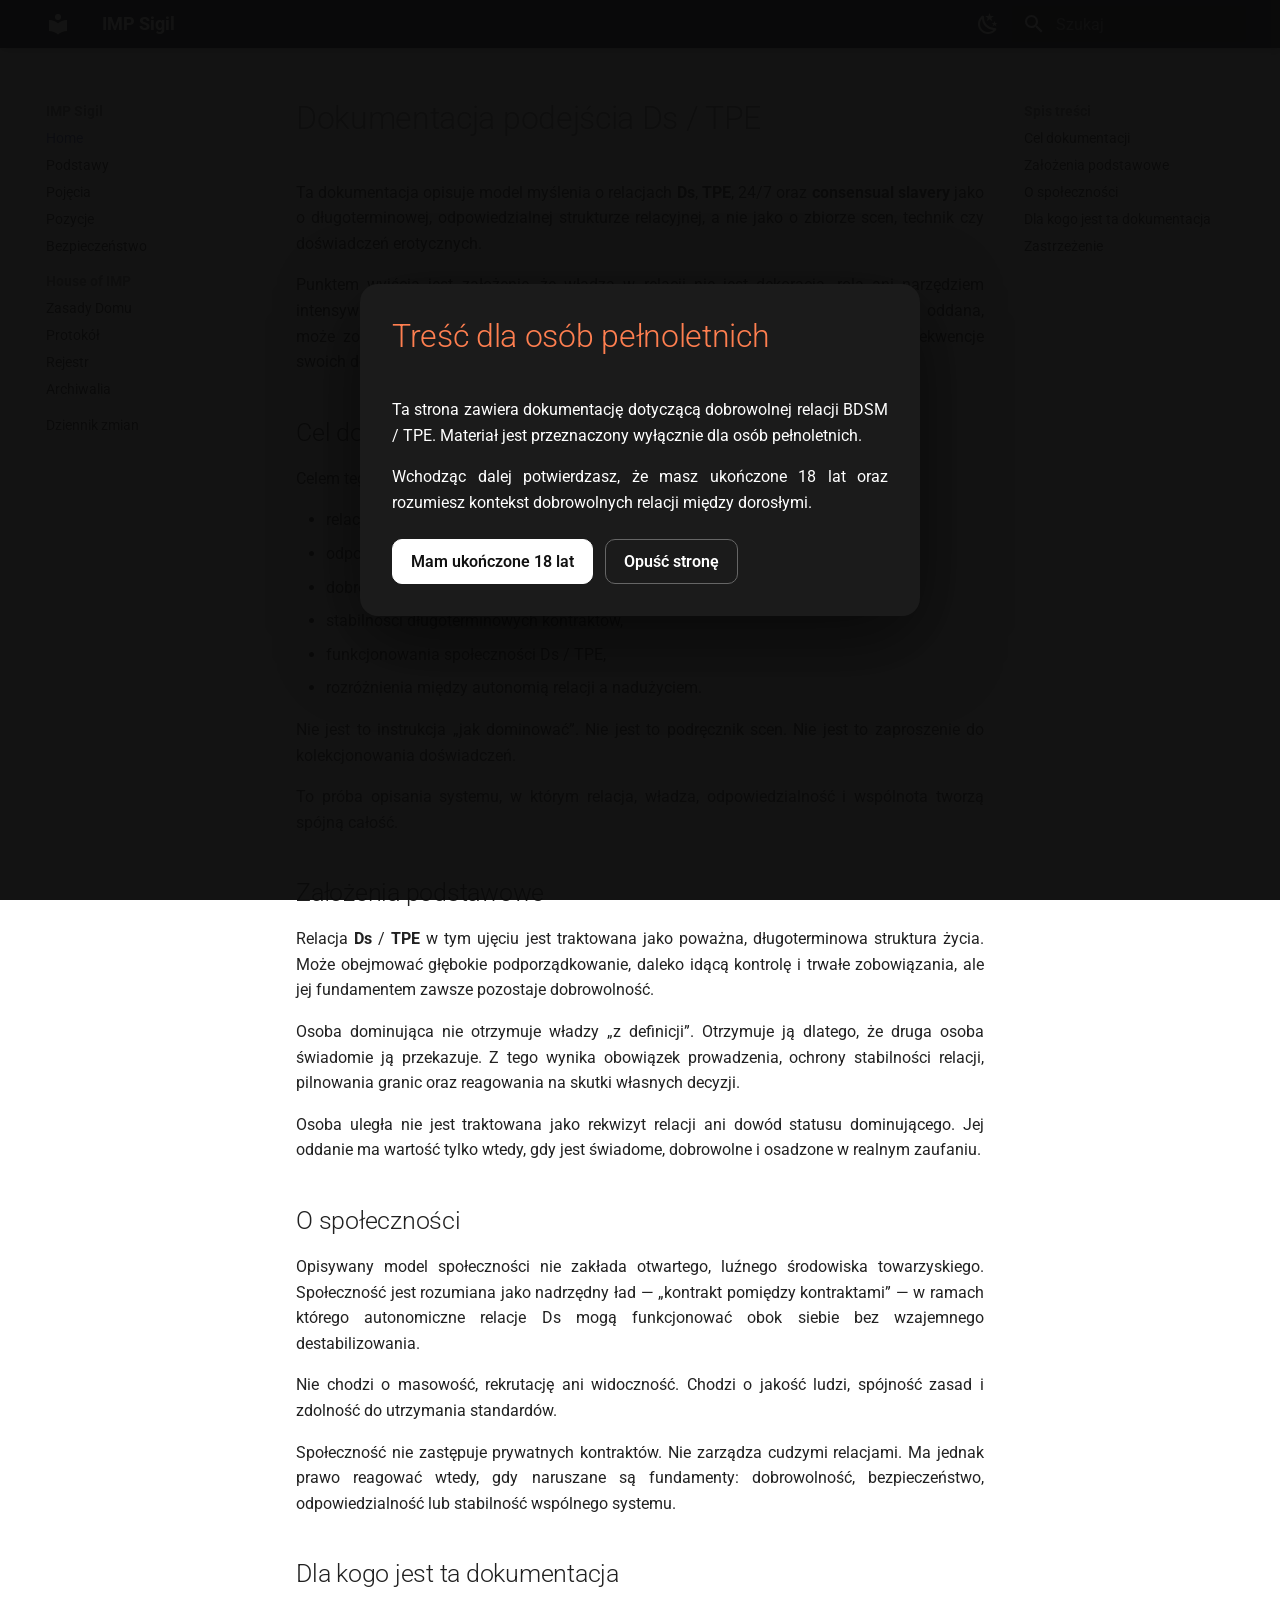
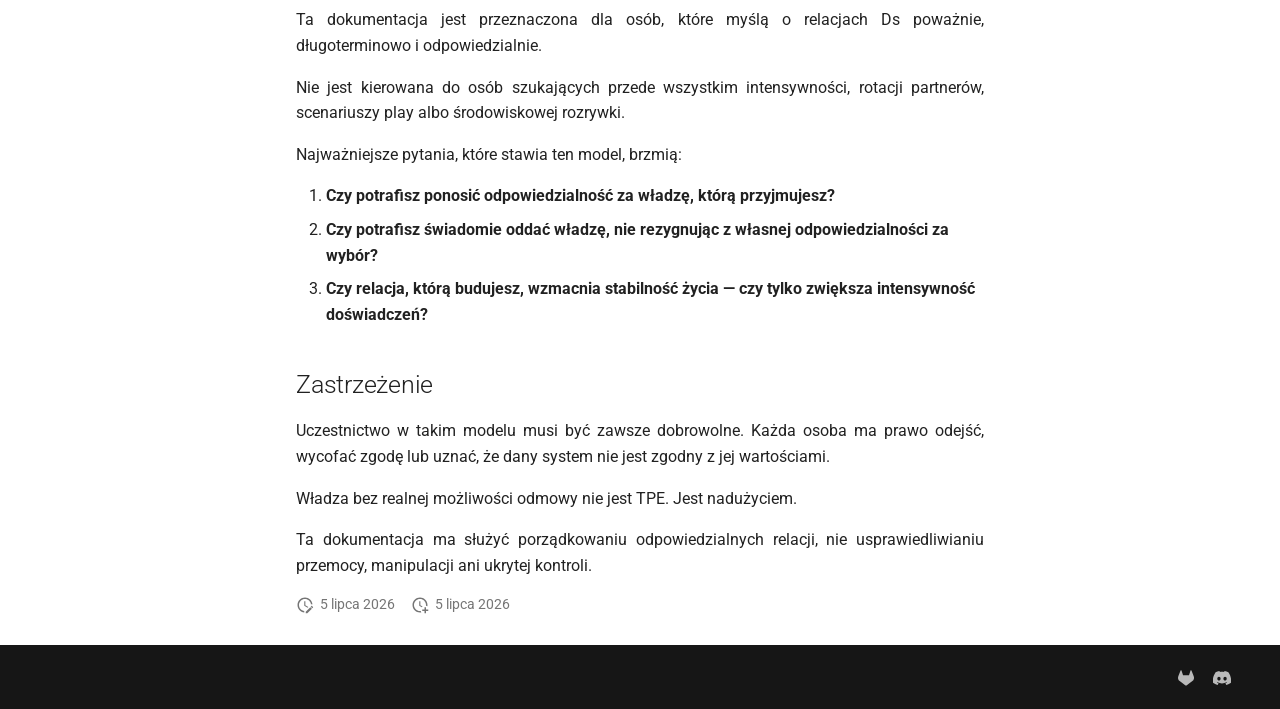
<file: index.html>
<!doctype html>
<html lang="pl" class="no-js">
  <head>
    
      <meta charset="utf-8">
      <meta name="viewport" content="width=device-width,initial-scale=1">
      
        <meta name="description" content="Book of IMP">
      
      
      
        <link rel="canonical" href="https://impsigil.github.io/">
      
      
      
        <link rel="next" href="podstawy/">
      
      
        
      
      
      <link rel="icon" href="assets/images/favicon.png">
      <meta name="generator" content="mkdocs-1.6.1, mkdocs-material-9.7.6">
    
    
      
        <title>IMP Sigil</title>
      
    
    
      <link rel="stylesheet" href="assets/stylesheets/main.484c7ddc.min.css">
      
        
        <link rel="stylesheet" href="assets/stylesheets/palette.ab4e12ef.min.css">
      
      


    
    
      
    
    
      
        
        
        <link rel="preconnect" href="https://fonts.gstatic.com" crossorigin>
        <link rel="stylesheet" href="https://fonts.googleapis.com/css?family=Roboto:300,300i,400,400i,700,700i%7CRoboto+Mono:400,400i,700,700i&display=fallback">
        <style>:root{--md-text-font:"Roboto";--md-code-font:"Roboto Mono"}</style>
      
    
    
      <link rel="stylesheet" href="assets/age-gate.css">
    
      <link rel="stylesheet" href="assets/style.css">
    
    <script>__md_scope=new URL(".",location),__md_hash=e=>[...e].reduce(((e,_)=>(e<<5)-e+_.charCodeAt(0)),0),__md_get=(e,_=localStorage,t=__md_scope)=>JSON.parse(_.getItem(t.pathname+"."+e)),__md_set=(e,_,t=localStorage,a=__md_scope)=>{try{t.setItem(a.pathname+"."+e,JSON.stringify(_))}catch(e){}}</script>
    
      

    
    
  </head>
  
  
    
    
      
    
    
    
    
    <body dir="ltr" data-md-color-scheme="default" data-md-color-primary="black" data-md-color-accent="black">
  
    
    <input class="md-toggle" data-md-toggle="drawer" type="checkbox" id="__drawer" autocomplete="off">
    <input class="md-toggle" data-md-toggle="search" type="checkbox" id="__search" autocomplete="off">
    <label class="md-overlay" for="__drawer"></label>
    <div data-md-component="skip">
      
        
        <a href="#dokumentacja_podejscia_ds_tpe" class="md-skip">
          Przejdź do treści
        </a>
      
    </div>
    <div data-md-component="announce">
      
    </div>
    
    
      

  

<header class="md-header md-header--shadow" data-md-component="header">
  <nav class="md-header__inner md-grid" aria-label="Nagłówek">
    <a href="." title="IMP Sigil" class="md-header__button md-logo" aria-label="IMP Sigil" data-md-component="logo">
      
  
  <svg xmlns="http://www.w3.org/2000/svg" viewBox="0 0 24 24"><path d="M12 8a3 3 0 0 0 3-3 3 3 0 0 0-3-3 3 3 0 0 0-3 3 3 3 0 0 0 3 3m0 3.54C9.64 9.35 6.5 8 3 8v11c3.5 0 6.64 1.35 9 3.54 2.36-2.19 5.5-3.54 9-3.54V8c-3.5 0-6.64 1.35-9 3.54"/></svg>

    </a>
    <label class="md-header__button md-icon" for="__drawer">
      
      <svg xmlns="http://www.w3.org/2000/svg" viewBox="0 0 24 24"><path d="M3 6h18v2H3zm0 5h18v2H3zm0 5h18v2H3z"/></svg>
    </label>
    <div class="md-header__title" data-md-component="header-title">
      <div class="md-header__ellipsis">
        <div class="md-header__topic">
          <span class="md-ellipsis">
            IMP Sigil
          </span>
        </div>
        <div class="md-header__topic" data-md-component="header-topic">
          <span class="md-ellipsis">
            
              Home
            
          </span>
        </div>
      </div>
    </div>
    
      
        <form class="md-header__option" data-md-component="palette">
  
    
    
    
    <input class="md-option" data-md-color-media="" data-md-color-scheme="default" data-md-color-primary="black" data-md-color-accent="black"  aria-label="Przełącz na tryb ciemny"  type="radio" name="__palette" id="__palette_0">
    
      <label class="md-header__button md-icon" title="Przełącz na tryb ciemny" for="__palette_1" hidden>
        <svg xmlns="http://www.w3.org/2000/svg" viewBox="0 0 24 24"><path d="m17.75 4.09-2.53 1.94.91 3.06-2.63-1.81-2.63 1.81.91-3.06-2.53-1.94L12.44 4l1.06-3 1.06 3zm3.5 6.91-1.64 1.25.59 1.98-1.7-1.17-1.7 1.17.59-1.98L15.75 11l2.06-.05L18.5 9l.69 1.95zm-2.28 4.95c.83-.08 1.72 1.1 1.19 1.85-.32.45-.66.87-1.08 1.27C15.17 23 8.84 23 4.94 19.07c-3.91-3.9-3.91-10.24 0-14.14.4-.4.82-.76 1.27-1.08.75-.53 1.93.36 1.85 1.19-.27 2.86.69 5.83 2.89 8.02a9.96 9.96 0 0 0 8.02 2.89m-1.64 2.02a12.08 12.08 0 0 1-7.8-3.47c-2.17-2.19-3.33-5-3.49-7.82-2.81 3.14-2.7 7.96.31 10.98 3.02 3.01 7.84 3.12 10.98.31"/></svg>
      </label>
    
  
    
    
    
    <input class="md-option" data-md-color-media="" data-md-color-scheme="slate" data-md-color-primary="black" data-md-color-accent="black"  aria-label="Przełącz na tryb jasny"  type="radio" name="__palette" id="__palette_1">
    
      <label class="md-header__button md-icon" title="Przełącz na tryb jasny" for="__palette_0" hidden>
        <svg xmlns="http://www.w3.org/2000/svg" viewBox="0 0 24 24"><path d="M12 7a5 5 0 0 1 5 5 5 5 0 0 1-5 5 5 5 0 0 1-5-5 5 5 0 0 1 5-5m0 2a3 3 0 0 0-3 3 3 3 0 0 0 3 3 3 3 0 0 0 3-3 3 3 0 0 0-3-3m0-7 2.39 3.42C13.65 5.15 12.84 5 12 5s-1.65.15-2.39.42zM3.34 7l4.16-.35A7.2 7.2 0 0 0 5.94 8.5c-.44.74-.69 1.5-.83 2.29zm.02 10 1.76-3.77a7.131 7.131 0 0 0 2.38 4.14zM20.65 7l-1.77 3.79a7.02 7.02 0 0 0-2.38-4.15zm-.01 10-4.14.36c.59-.51 1.12-1.14 1.54-1.86.42-.73.69-1.5.83-2.29zM12 22l-2.41-3.44c.74.27 1.55.44 2.41.44.82 0 1.63-.17 2.37-.44z"/></svg>
      </label>
    
  
</form>
      
    
    
      <script>var palette=__md_get("__palette");if(palette&&palette.color){if("(prefers-color-scheme)"===palette.color.media){var media=matchMedia("(prefers-color-scheme: light)"),input=document.querySelector(media.matches?"[data-md-color-media='(prefers-color-scheme: light)']":"[data-md-color-media='(prefers-color-scheme: dark)']");palette.color.media=input.getAttribute("data-md-color-media"),palette.color.scheme=input.getAttribute("data-md-color-scheme"),palette.color.primary=input.getAttribute("data-md-color-primary"),palette.color.accent=input.getAttribute("data-md-color-accent")}for(var[key,value]of Object.entries(palette.color))document.body.setAttribute("data-md-color-"+key,value)}</script>
    
    
    
      
      
        <label class="md-header__button md-icon" for="__search">
          
          <svg xmlns="http://www.w3.org/2000/svg" viewBox="0 0 24 24"><path d="M9.5 3A6.5 6.5 0 0 1 16 9.5c0 1.61-.59 3.09-1.56 4.23l.27.27h.79l5 5-1.5 1.5-5-5v-.79l-.27-.27A6.52 6.52 0 0 1 9.5 16 6.5 6.5 0 0 1 3 9.5 6.5 6.5 0 0 1 9.5 3m0 2C7 5 5 7 5 9.5S7 14 9.5 14 14 12 14 9.5 12 5 9.5 5"/></svg>
        </label>
        <div class="md-search" data-md-component="search" role="dialog">
  <label class="md-search__overlay" for="__search"></label>
  <div class="md-search__inner" role="search">
    <form class="md-search__form" name="search">
      <input type="text" class="md-search__input" name="query" aria-label="Szukaj" placeholder="Szukaj" autocapitalize="off" autocorrect="off" autocomplete="off" spellcheck="false" data-md-component="search-query" required>
      <label class="md-search__icon md-icon" for="__search">
        
        <svg xmlns="http://www.w3.org/2000/svg" viewBox="0 0 24 24"><path d="M9.5 3A6.5 6.5 0 0 1 16 9.5c0 1.61-.59 3.09-1.56 4.23l.27.27h.79l5 5-1.5 1.5-5-5v-.79l-.27-.27A6.52 6.52 0 0 1 9.5 16 6.5 6.5 0 0 1 3 9.5 6.5 6.5 0 0 1 9.5 3m0 2C7 5 5 7 5 9.5S7 14 9.5 14 14 12 14 9.5 12 5 9.5 5"/></svg>
        
        <svg xmlns="http://www.w3.org/2000/svg" viewBox="0 0 24 24"><path d="M20 11v2H8l5.5 5.5-1.42 1.42L4.16 12l7.92-7.92L13.5 5.5 8 11z"/></svg>
      </label>
      <nav class="md-search__options" aria-label="Szukaj">
        
        <button type="reset" class="md-search__icon md-icon" title="Wyczyść" aria-label="Wyczyść" tabindex="-1">
          
          <svg xmlns="http://www.w3.org/2000/svg" viewBox="0 0 24 24"><path d="M19 6.41 17.59 5 12 10.59 6.41 5 5 6.41 10.59 12 5 17.59 6.41 19 12 13.41 17.59 19 19 17.59 13.41 12z"/></svg>
        </button>
      </nav>
      
        <div class="md-search__suggest" data-md-component="search-suggest"></div>
      
    </form>
    <div class="md-search__output">
      <div class="md-search__scrollwrap" tabindex="0" data-md-scrollfix>
        <div class="md-search-result" data-md-component="search-result">
          <div class="md-search-result__meta">
            Inicjowanie wyszukiwania
          </div>
          <ol class="md-search-result__list" role="presentation"></ol>
        </div>
      </div>
    </div>
  </div>
</div>
      
    
    
  </nav>
  
</header>
    
    <div class="md-container" data-md-component="container">
      
      
        
          
        
      
      <main class="md-main" data-md-component="main">
        <div class="md-main__inner md-grid">
          
            
              
              <div class="md-sidebar md-sidebar--primary" data-md-component="sidebar" data-md-type="navigation" >
                <div class="md-sidebar__scrollwrap">
                  <div class="md-sidebar__inner">
                    



<nav class="md-nav md-nav--primary" aria-label="Nawigacja" data-md-level="0">
  <label class="md-nav__title" for="__drawer">
    <a href="." title="IMP Sigil" class="md-nav__button md-logo" aria-label="IMP Sigil" data-md-component="logo">
      
  
  <svg xmlns="http://www.w3.org/2000/svg" viewBox="0 0 24 24"><path d="M12 8a3 3 0 0 0 3-3 3 3 0 0 0-3-3 3 3 0 0 0-3 3 3 3 0 0 0 3 3m0 3.54C9.64 9.35 6.5 8 3 8v11c3.5 0 6.64 1.35 9 3.54 2.36-2.19 5.5-3.54 9-3.54V8c-3.5 0-6.64 1.35-9 3.54"/></svg>

    </a>
    IMP Sigil
  </label>
  
  <ul class="md-nav__list" data-md-scrollfix>
    
      
      
  
  
    
  
  
  
    <li class="md-nav__item md-nav__item--active">
      
      <input class="md-nav__toggle md-toggle" type="checkbox" id="__toc">
      
      
        
      
      
        <label class="md-nav__link md-nav__link--active" for="__toc">
          
  
  
  <span class="md-ellipsis">
    
  
    Home
  

    
  </span>
  
  

          <span class="md-nav__icon md-icon"></span>
        </label>
      
      <a href="." class="md-nav__link md-nav__link--active">
        
  
  
  <span class="md-ellipsis">
    
  
    Home
  

    
  </span>
  
  

      </a>
      
        

<nav class="md-nav md-nav--secondary" aria-label="Spis treści">
  
  
  
    
  
  
    <label class="md-nav__title" for="__toc">
      <span class="md-nav__icon md-icon"></span>
      Spis treści
    </label>
    <ul class="md-nav__list" data-md-component="toc" data-md-scrollfix>
      
        <li class="md-nav__item">
  <a href="#cel_dokumentacji" class="md-nav__link">
    <span class="md-ellipsis">
      
        Cel dokumentacji
      
    </span>
  </a>
  
</li>
      
        <li class="md-nav__item">
  <a href="#zaozenia_podstawowe" class="md-nav__link">
    <span class="md-ellipsis">
      
        Założenia podstawowe
      
    </span>
  </a>
  
</li>
      
        <li class="md-nav__item">
  <a href="#o_spoecznosci" class="md-nav__link">
    <span class="md-ellipsis">
      
        O społeczności
      
    </span>
  </a>
  
</li>
      
        <li class="md-nav__item">
  <a href="#dla_kogo_jest_ta_dokumentacja" class="md-nav__link">
    <span class="md-ellipsis">
      
        Dla kogo jest ta dokumentacja
      
    </span>
  </a>
  
</li>
      
        <li class="md-nav__item">
  <a href="#zastrzezenie" class="md-nav__link">
    <span class="md-ellipsis">
      
        Zastrzeżenie
      
    </span>
  </a>
  
</li>
      
    </ul>
  
</nav>
      
    </li>
  

    
      
      
  
  
  
  
    <li class="md-nav__item">
      <a href="podstawy/" class="md-nav__link">
        
  
  
  <span class="md-ellipsis">
    
  
    Podstawy
  

    
  </span>
  
  

      </a>
    </li>
  

    
      
      
  
  
  
  
    <li class="md-nav__item">
      <a href="pojecia/" class="md-nav__link">
        
  
  
  <span class="md-ellipsis">
    
  
    Pojęcia
  

    
  </span>
  
  

      </a>
    </li>
  

    
      
      
  
  
  
  
    <li class="md-nav__item">
      <a href="pozycje/" class="md-nav__link">
        
  
  
  <span class="md-ellipsis">
    
  
    Pozycje
  

    
  </span>
  
  

      </a>
    </li>
  

    
      
      
  
  
  
  
    <li class="md-nav__item">
      <a href="bezpieczenstwo/" class="md-nav__link">
        
  
  
  <span class="md-ellipsis">
    
  
    Bezpieczeństwo
  

    
  </span>
  
  

      </a>
    </li>
  

    
      
      
  
  
  
  
    
    
    
    
      
        
        
      
    
    
    <li class="md-nav__item md-nav__item--section md-nav__item--nested">
      
        
        
        <input class="md-nav__toggle md-toggle " type="checkbox" id="__nav_6" >
        
          
          <label class="md-nav__link" for="__nav_6" id="__nav_6_label" tabindex="">
            
  
  
  <span class="md-ellipsis">
    
  
    House of IMP
  

    
  </span>
  
  

            <span class="md-nav__icon md-icon"></span>
          </label>
        
        <nav class="md-nav" data-md-level="1" aria-labelledby="__nav_6_label" aria-expanded="false">
          <label class="md-nav__title" for="__nav_6">
            <span class="md-nav__icon md-icon"></span>
            
  
    House of IMP
  

          </label>
          <ul class="md-nav__list" data-md-scrollfix>
            
              
                
  
  
  
  
    <li class="md-nav__item">
      <a href="manifest/" class="md-nav__link">
        
  
  
  <span class="md-ellipsis">
    
  
    Zasady Domu
  

    
  </span>
  
  

      </a>
    </li>
  

              
            
              
                
  
  
  
  
    <li class="md-nav__item">
      <a href="protokol/" class="md-nav__link">
        
  
  
  <span class="md-ellipsis">
    
  
    Protokół
  

    
  </span>
  
  

      </a>
    </li>
  

              
            
              
                
  
  
  
  
    <li class="md-nav__item">
      <a href="log/" class="md-nav__link">
        
  
  
  <span class="md-ellipsis">
    
  
    Rejestr
  

    
  </span>
  
  

      </a>
    </li>
  

              
            
              
                
  
  
  
  
    <li class="md-nav__item">
      <a href="archiwum/" class="md-nav__link">
        
  
  
  <span class="md-ellipsis">
    
  
    Archiwalia
  

    
  </span>
  
  

      </a>
    </li>
  

              
            
          </ul>
        </nav>
      
    </li>
  

    
      
      
  
  
  
  
    <li class="md-nav__item">
      <a href="changelog/" class="md-nav__link">
        
  
  
  <span class="md-ellipsis">
    
  
    Dziennik zmian
  

    
  </span>
  
  

      </a>
    </li>
  

    
  </ul>
</nav>
                  </div>
                </div>
              </div>
            
            
              
              <div class="md-sidebar md-sidebar--secondary" data-md-component="sidebar" data-md-type="toc" >
                <div class="md-sidebar__scrollwrap">
                  <div class="md-sidebar__inner">
                    

<nav class="md-nav md-nav--secondary" aria-label="Spis treści">
  
  
  
    
  
  
    <label class="md-nav__title" for="__toc">
      <span class="md-nav__icon md-icon"></span>
      Spis treści
    </label>
    <ul class="md-nav__list" data-md-component="toc" data-md-scrollfix>
      
        <li class="md-nav__item">
  <a href="#cel_dokumentacji" class="md-nav__link">
    <span class="md-ellipsis">
      
        Cel dokumentacji
      
    </span>
  </a>
  
</li>
      
        <li class="md-nav__item">
  <a href="#zaozenia_podstawowe" class="md-nav__link">
    <span class="md-ellipsis">
      
        Założenia podstawowe
      
    </span>
  </a>
  
</li>
      
        <li class="md-nav__item">
  <a href="#o_spoecznosci" class="md-nav__link">
    <span class="md-ellipsis">
      
        O społeczności
      
    </span>
  </a>
  
</li>
      
        <li class="md-nav__item">
  <a href="#dla_kogo_jest_ta_dokumentacja" class="md-nav__link">
    <span class="md-ellipsis">
      
        Dla kogo jest ta dokumentacja
      
    </span>
  </a>
  
</li>
      
        <li class="md-nav__item">
  <a href="#zastrzezenie" class="md-nav__link">
    <span class="md-ellipsis">
      
        Zastrzeżenie
      
    </span>
  </a>
  
</li>
      
    </ul>
  
</nav>
                  </div>
                </div>
              </div>
            
          
          
            <div class="md-content" data-md-component="content">
              
              <article class="md-content__inner md-typeset">
                
  <div id="age-gate" class="age-gate" aria-hidden="false">
    <div class="age-gate__box" role="dialog" aria-modal="true" aria-labelledby="age-gate-title">
      <h1 id="age-gate-title">Treść dla osób pełnoletnich</h1>

      <p>
        Ta strona zawiera dokumentację dotyczącą dobrowolnej relacji BDSM / TPE.
        Materiał jest przeznaczony wyłącznie dla osób pełnoletnich.
      </p>

      <p>
        Wchodząc dalej potwierdzasz, że masz ukończone 18 lat oraz rozumiesz
        kontekst dobrowolnych relacji między dorosłymi.
      </p>

      <div class="age-gate__actions">
        <button id="age-gate-accept" class="age-gate__button age-gate__button--primary">
          Mam ukończone 18 lat
        </button>

        <button id="age-gate-reject" class="age-gate__button">
          Opuść stronę
        </button>
      </div>
    </div>
  </div>

  
                  



<h1 id="dokumentacja_podejscia_ds_tpe">Dokumentacja podejścia Ds / TPE<a class="headerlink" href="#dokumentacja_podejscia_ds_tpe" title="Permanent link">#</a></h1>
<p>Ta dokumentacja opisuje model myślenia o relacjach <strong>Ds</strong>, <strong>TPE</strong>, 24/7 oraz <strong>consensual slavery</strong> jako o długoterminowej, odpowiedzialnej strukturze relacyjnej, a nie jako o zbiorze scen, technik czy doświadczeń erotycznych.</p>
<p>Punktem wyjścia jest założenie, że władza w relacji nie jest dekoracją, rolą ani narzędziem intensywności. Jest zobowiązaniem. Istnieje wyłącznie tam, gdzie została świadomie oddana, może zostać realnie wycofana i jest prowadzona przez osobę zdolną ponosić konsekwencje swoich decyzji.</p>
<h2 id="cel_dokumentacji">Cel dokumentacji<a class="headerlink" href="#cel_dokumentacji" title="Permanent link">#</a></h2>
<p>Celem tego miejsca jest uporządkowanie zasad, pojęć, granic i standardów dotyczących:</p>
<ul>
<li>relacji opartych na głębokiej wymianie władzy,</li>
<li>odpowiedzialności osoby dominującej,</li>
<li>dobrowolności i możliwości wycofania zgody,</li>
<li>stabilności długoterminowych kontraktów,</li>
<li>funkcjonowania społeczności Ds / TPE,</li>
<li>rozróżnienia między autonomią relacji a nadużyciem.</li>
</ul>
<p>Nie jest to instrukcja „jak dominować”. Nie jest to podręcznik scen. Nie jest to zaproszenie do kolekcjonowania doświadczeń.</p>
<p>To próba opisania systemu, w którym relacja, władza, odpowiedzialność i wspólnota tworzą spójną całość.</p>
<h2 id="zaozenia_podstawowe">Założenia podstawowe<a class="headerlink" href="#zaozenia_podstawowe" title="Permanent link">#</a></h2>
<p>Relacja <strong>Ds</strong> / <strong>TPE</strong> w tym ujęciu jest traktowana jako poważna, długoterminowa struktura życia. Może obejmować głębokie podporządkowanie, daleko idącą kontrolę i trwałe zobowiązania, ale jej fundamentem zawsze pozostaje dobrowolność.</p>
<p>Osoba dominująca nie otrzymuje władzy „z definicji”. Otrzymuje ją dlatego, że druga osoba świadomie ją przekazuje. Z tego wynika obowiązek prowadzenia, ochrony stabilności relacji, pilnowania granic oraz reagowania na skutki własnych decyzji.</p>
<p>Osoba uległa nie jest traktowana jako rekwizyt relacji ani dowód statusu dominującego. Jej oddanie ma wartość tylko wtedy, gdy jest świadome, dobrowolne i osadzone w realnym zaufaniu.</p>
<h2 id="o_spoecznosci">O społeczności<a class="headerlink" href="#o_spoecznosci" title="Permanent link">#</a></h2>
<p>Opisywany model społeczności nie zakłada otwartego, luźnego środowiska towarzyskiego. Społeczność jest rozumiana jako nadrzędny ład — „kontrakt pomiędzy kontraktami” — w ramach którego autonomiczne relacje Ds mogą funkcjonować obok siebie bez wzajemnego destabilizowania.</p>
<p>Nie chodzi o masowość, rekrutację ani widoczność. Chodzi o jakość ludzi, spójność zasad i zdolność do utrzymania standardów.</p>
<p>Społeczność nie zastępuje prywatnych kontraktów. Nie zarządza cudzymi relacjami. Ma jednak prawo reagować wtedy, gdy naruszane są fundamenty: dobrowolność, bezpieczeństwo, odpowiedzialność lub stabilność wspólnego systemu.</p>
<h2 id="dla_kogo_jest_ta_dokumentacja">Dla kogo jest ta dokumentacja<a class="headerlink" href="#dla_kogo_jest_ta_dokumentacja" title="Permanent link">#</a></h2>
<p>Ta dokumentacja jest przeznaczona dla osób, które myślą o relacjach Ds poważnie, długoterminowo i odpowiedzialnie.</p>
<p>Nie jest kierowana do osób szukających przede wszystkim intensywności, rotacji partnerów, scenariuszy play albo środowiskowej rozrywki.</p>
<p>Najważniejsze pytania, które stawia ten model, brzmią:</p>
<ol>
<li><strong>Czy potrafisz ponosić odpowiedzialność za władzę, którą przyjmujesz?</strong></li>
<li><strong>Czy potrafisz świadomie oddać władzę, nie rezygnując z własnej odpowiedzialności za wybór?</strong></li>
<li><strong>Czy relacja, którą budujesz, wzmacnia stabilność życia — czy tylko zwiększa intensywność doświadczeń?</strong></li>
</ol>
<h2 id="zastrzezenie">Zastrzeżenie<a class="headerlink" href="#zastrzezenie" title="Permanent link">#</a></h2>
<p>Uczestnictwo w takim modelu musi być zawsze dobrowolne. Każda osoba ma prawo odejść, wycofać zgodę lub uznać, że dany system nie jest zgodny z jej wartościami.</p>
<p>Władza bez realnej możliwości odmowy nie jest TPE. Jest nadużyciem.</p>
<p>Ta dokumentacja ma służyć porządkowaniu odpowiedzialnych relacji, nie usprawiedliwianiu przemocy, manipulacji ani ukrytej kontroli.</p>







  
    
  
  
    
  


  <aside class="md-source-file">
    
      
  <span class="md-source-file__fact">
    <span class="md-icon" title="Ostatnia aktualizacja">
      <svg xmlns="http://www.w3.org/2000/svg" viewBox="0 0 24 24"><path d="M21 13.1c-.1 0-.3.1-.4.2l-1 1 2.1 2.1 1-1c.2-.2.2-.6 0-.8l-1.3-1.3c-.1-.1-.2-.2-.4-.2m-1.9 1.8-6.1 6V23h2.1l6.1-6.1zM12.5 7v5.2l4 2.4-1 1L11 13V7zM11 21.9c-5.1-.5-9-4.8-9-9.9C2 6.5 6.5 2 12 2c5.3 0 9.6 4.1 10 9.3-.3-.1-.6-.2-1-.2s-.7.1-1 .2C19.6 7.2 16.2 4 12 4c-4.4 0-8 3.6-8 8 0 4.1 3.1 7.5 7.1 7.9l-.1.2z"/></svg>
    </span>
    <span class="git-revision-date-localized-plugin git-revision-date-localized-plugin-date" title="5 lipca 2026 16:56:49 UTC">5 lipca 2026</span>
  </span>

    
    
      
  <span class="md-source-file__fact">
    <span class="md-icon" title="Utworzony">
      <svg xmlns="http://www.w3.org/2000/svg" viewBox="0 0 24 24"><path d="M14.47 15.08 11 13V7h1.5v5.25l3.08 1.83c-.41.28-.79.62-1.11 1m-1.39 4.84c-.36.05-.71.08-1.08.08-4.42 0-8-3.58-8-8s3.58-8 8-8 8 3.58 8 8c0 .37-.03.72-.08 1.08.69.1 1.33.32 1.92.64.1-.56.16-1.13.16-1.72 0-5.5-4.5-10-10-10S2 6.5 2 12s4.47 10 10 10c.59 0 1.16-.06 1.72-.16-.32-.59-.54-1.23-.64-1.92M18 15v3h-3v2h3v3h2v-3h3v-2h-3v-3z"/></svg>
    </span>
    <span class="git-revision-date-localized-plugin git-revision-date-localized-plugin-date" title="5 lipca 2026 16:56:49 UTC">5 lipca 2026</span>
  </span>

    
    
    
  </aside>





                

              </article>
            </div>
          
          
<script>var target=document.getElementById(location.hash.slice(1));target&&target.name&&(target.checked=target.name.startsWith("__tabbed_"))</script>
        </div>
        
          <button type="button" class="md-top md-icon" data-md-component="top" hidden>
  
  <svg xmlns="http://www.w3.org/2000/svg" viewBox="0 0 24 24"><path d="M13 20h-2V8l-5.5 5.5-1.42-1.42L12 4.16l7.92 7.92-1.42 1.42L13 8z"/></svg>
  Powrót do góry
</button>
        
      </main>
      
        <footer class="md-footer">
  
  <div class="md-footer-meta md-typeset">
    <div class="md-footer-meta__inner md-grid">
      <div class="md-copyright">
  
  
</div>
      
        
<div class="md-social">
  
    
    
    
    
      
      
    
    <a href="https://fetlife.com/I-M-P" target="_blank" rel="noopener" title="fetlife.com" class="md-social__link">
      <svg xmlns="http://www.w3.org/2000/svg" viewBox="0 0 512 512"><!--! Font Awesome Free 7.1.0 by @fontawesome - https://fontawesome.com License - https://fontawesome.com/license/free (Icons: CC BY 4.0, Fonts: SIL OFL 1.1, Code: MIT License) Copyright 2025 Fonticons, Inc.--><path d="m504 204.6-.7-1.8L433.6 21c-1.4-3.6-3.9-6.6-7.2-8.6-2.4-1.6-5.1-2.5-8-2.8s-5.7.1-8.4 1.1-5.1 2.7-7.1 4.8c-1.9 2.1-3.3 4.7-4.1 7.4l-47 144H161.3l-47.1-144c-.8-2.8-2.2-5.3-4.1-7.4-2-2.1-4.4-3.7-7.1-4.8-2.6-1-5.5-1.4-8.4-1.1s-5.6 1.2-8 2.8c-3.2 2-5.8 5.1-7.2 8.6L9.8 202.8l-.8 1.8c-10 26.2-11.3 55-3.5 82 7.7 26.9 24 50.7 46.4 67.6l.3.2.6.4 106 79.5c38.5 29.1 66.7 50.3 84.6 63.9 3.7 1.9 8.3 4.3 13 4.3s9.3-2.4 13-4.3c17.9-13.5 46.1-34.9 84.6-63.9l106.7-79.9.3-.3c22.4-16.9 38.7-40.6 45.6-67.5 8.6-27 7.4-55.8-2.6-82"/></svg>
    </a>
  
    
    
    
    
      
      
    
    <a href="https://discord.com/users/694867336179613756" target="_blank" rel="noopener" title="discord.com" class="md-social__link">
      <svg xmlns="http://www.w3.org/2000/svg" viewBox="0 0 576 512"><!--! Font Awesome Free 7.1.0 by @fontawesome - https://fontawesome.com License - https://fontawesome.com/license/free (Icons: CC BY 4.0, Fonts: SIL OFL 1.1, Code: MIT License) Copyright 2025 Fonticons, Inc.--><path d="M492.5 69.8c-.2-.3-.4-.6-.8-.7-38.1-17.5-78.4-30-119.7-37.1-.4-.1-.8 0-1.1.1s-.6.4-.8.8c-5.5 9.9-10.5 20.2-14.9 30.6-44.6-6.8-89.9-6.8-134.4 0-4.5-10.5-9.5-20.7-15.1-30.6-.2-.3-.5-.6-.8-.8s-.7-.2-1.1-.2C162.5 39 122.2 51.5 84.1 69c-.3.1-.6.4-.8.7C7.1 183.5-13.8 294.6-3.6 404.2c0 .3.1.5.2.8s.3.4.5.6c44.4 32.9 94 58 146.8 74.2.4.1.8.1 1.1 0s.7-.4.9-.7c11.3-15.4 21.4-31.8 30-48.8.1-.2.2-.5.2-.8s0-.5-.1-.8-.2-.5-.4-.6-.4-.3-.7-.4c-15.8-6.1-31.2-13.4-45.9-21.9-.3-.2-.5-.4-.7-.6s-.3-.6-.3-.9 0-.6.2-.9.3-.5.6-.7c3.1-2.3 6.2-4.7 9.1-7.1.3-.2.6-.4.9-.4s.7 0 1 .1c96.2 43.9 200.4 43.9 295.5 0 .3-.1.7-.2 1-.2s.7.2.9.4c2.9 2.4 6 4.9 9.1 7.2.2.2.4.4.6.7s.2.6.2.9-.1.6-.3.9-.4.5-.6.6c-14.7 8.6-30 15.9-45.9 21.8-.2.1-.5.2-.7.4s-.3.4-.4.7-.1.5-.1.8.1.5.2.8c8.8 17 18.8 33.3 30 48.8.2.3.6.6.9.7s.8.1 1.1 0c52.9-16.2 102.6-41.3 147.1-74.2.2-.2.4-.4.5-.6s.2-.5.2-.8c12.3-126.8-20.5-236.9-86.9-334.5zm-302 267.7c-29 0-52.8-26.6-52.8-59.2s23.4-59.2 52.8-59.2c29.7 0 53.3 26.8 52.8 59.2 0 32.7-23.4 59.2-52.8 59.2m195.4 0c-29 0-52.8-26.6-52.8-59.2s23.4-59.2 52.8-59.2c29.7 0 53.3 26.8 52.8 59.2 0 32.7-23.2 59.2-52.8 59.2"/></svg>
    </a>
  
</div>
      
    </div>
  </div>
</footer>
      
    </div>
    <div class="md-dialog" data-md-component="dialog">
      <div class="md-dialog__inner md-typeset"></div>
    </div>
    
    
    
      
      
      <script id="__config" type="application/json">{"annotate": null, "base": ".", "features": ["navigation.sections", "navigation.top", "search.suggest", "search.highlight", "search.suggest", "content.code.copy"], "search": "assets/javascripts/workers/search.2c215733.min.js", "tags": null, "translations": {"clipboard.copied": "Skopiowano do schowka", "clipboard.copy": "Kopiuj do schowka", "search.result.more.one": "1 wi\u0119cej na tej stronie", "search.result.more.other": "# wi\u0119cej na tej stronie", "search.result.none": "Brak wynik\u00f3w wyszukiwania", "search.result.one": "Wyniki wyszukiwania: 1", "search.result.other": "Wyniki wyszukiwania: #", "search.result.placeholder": "Zacznij pisa\u0107, aby szuka\u0107", "search.result.term.missing": "Brak", "select.version": "Wybierz wersj\u0119"}, "version": null}</script>
    
    
      <script src="assets/javascripts/bundle.79ae519e.min.js"></script>
      
        <script src="assets/age-gate.js"></script>
      
    
  </body>
</html>
</file>
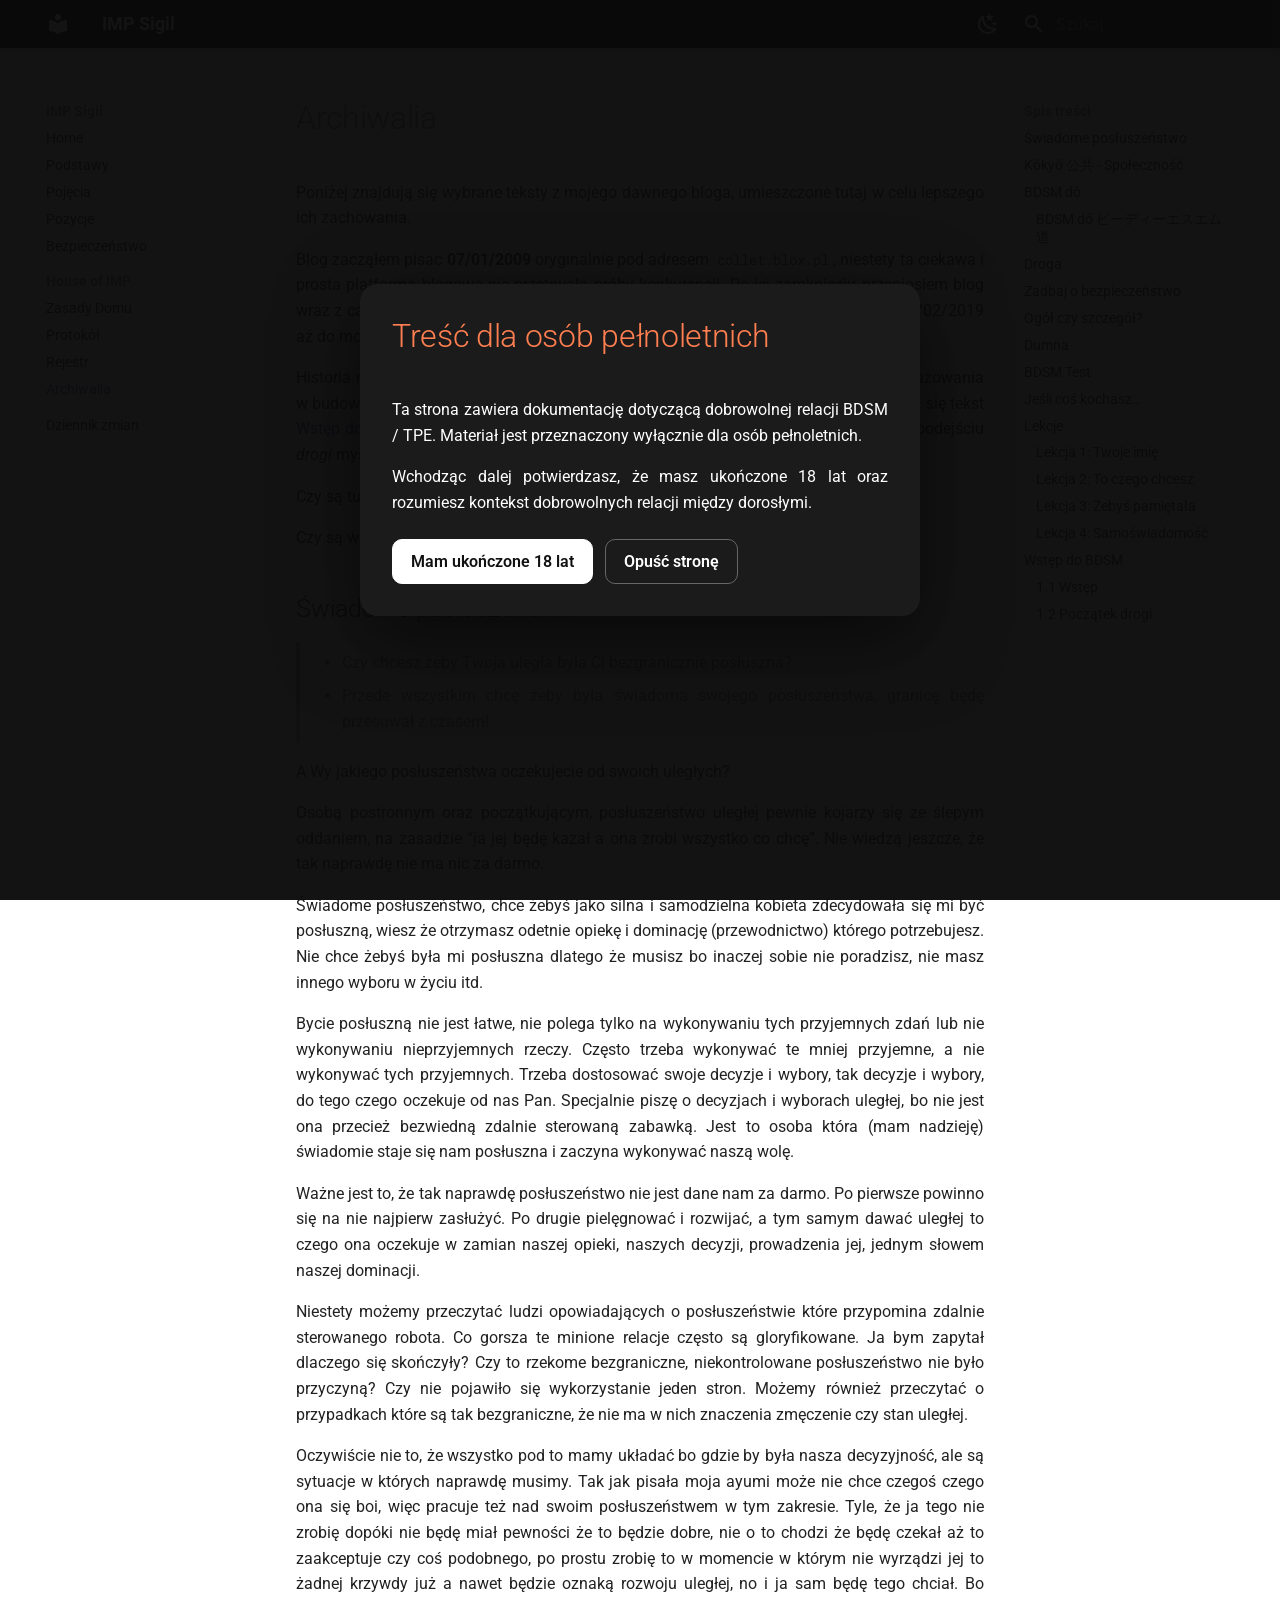
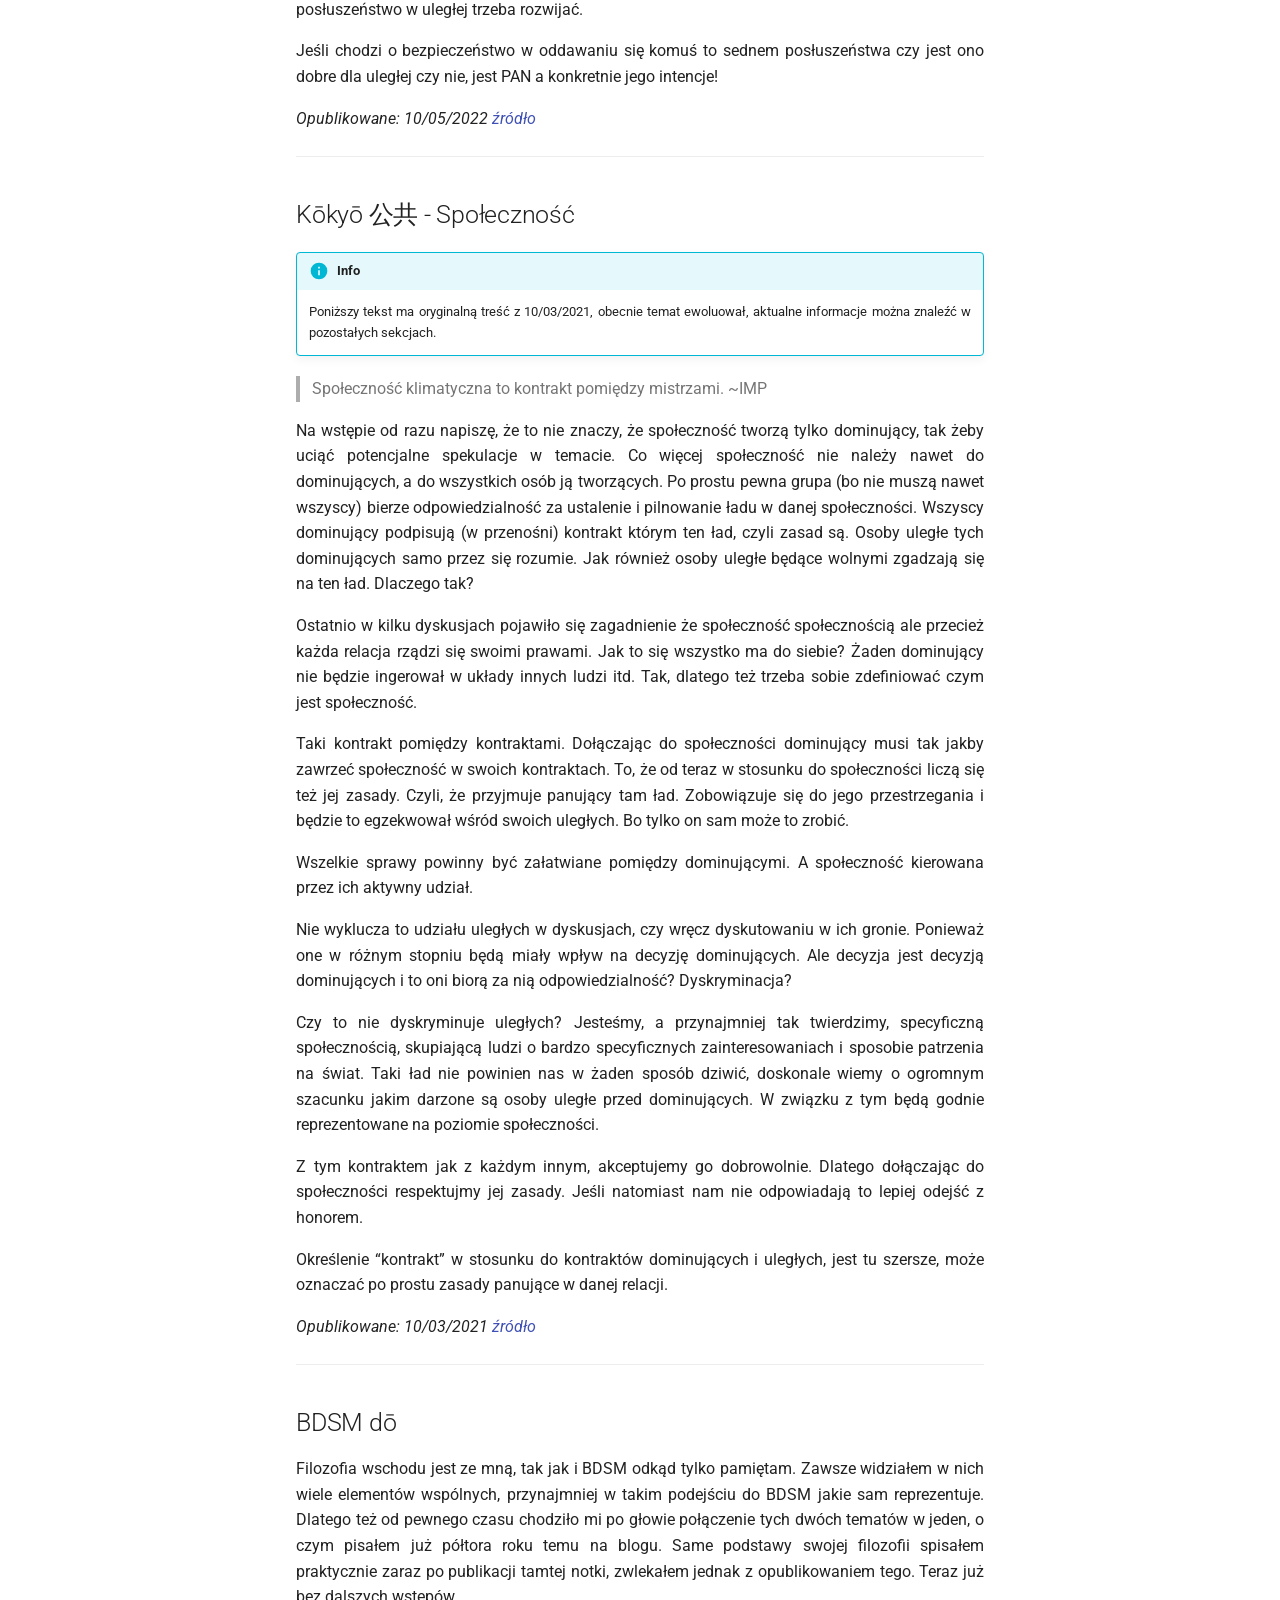
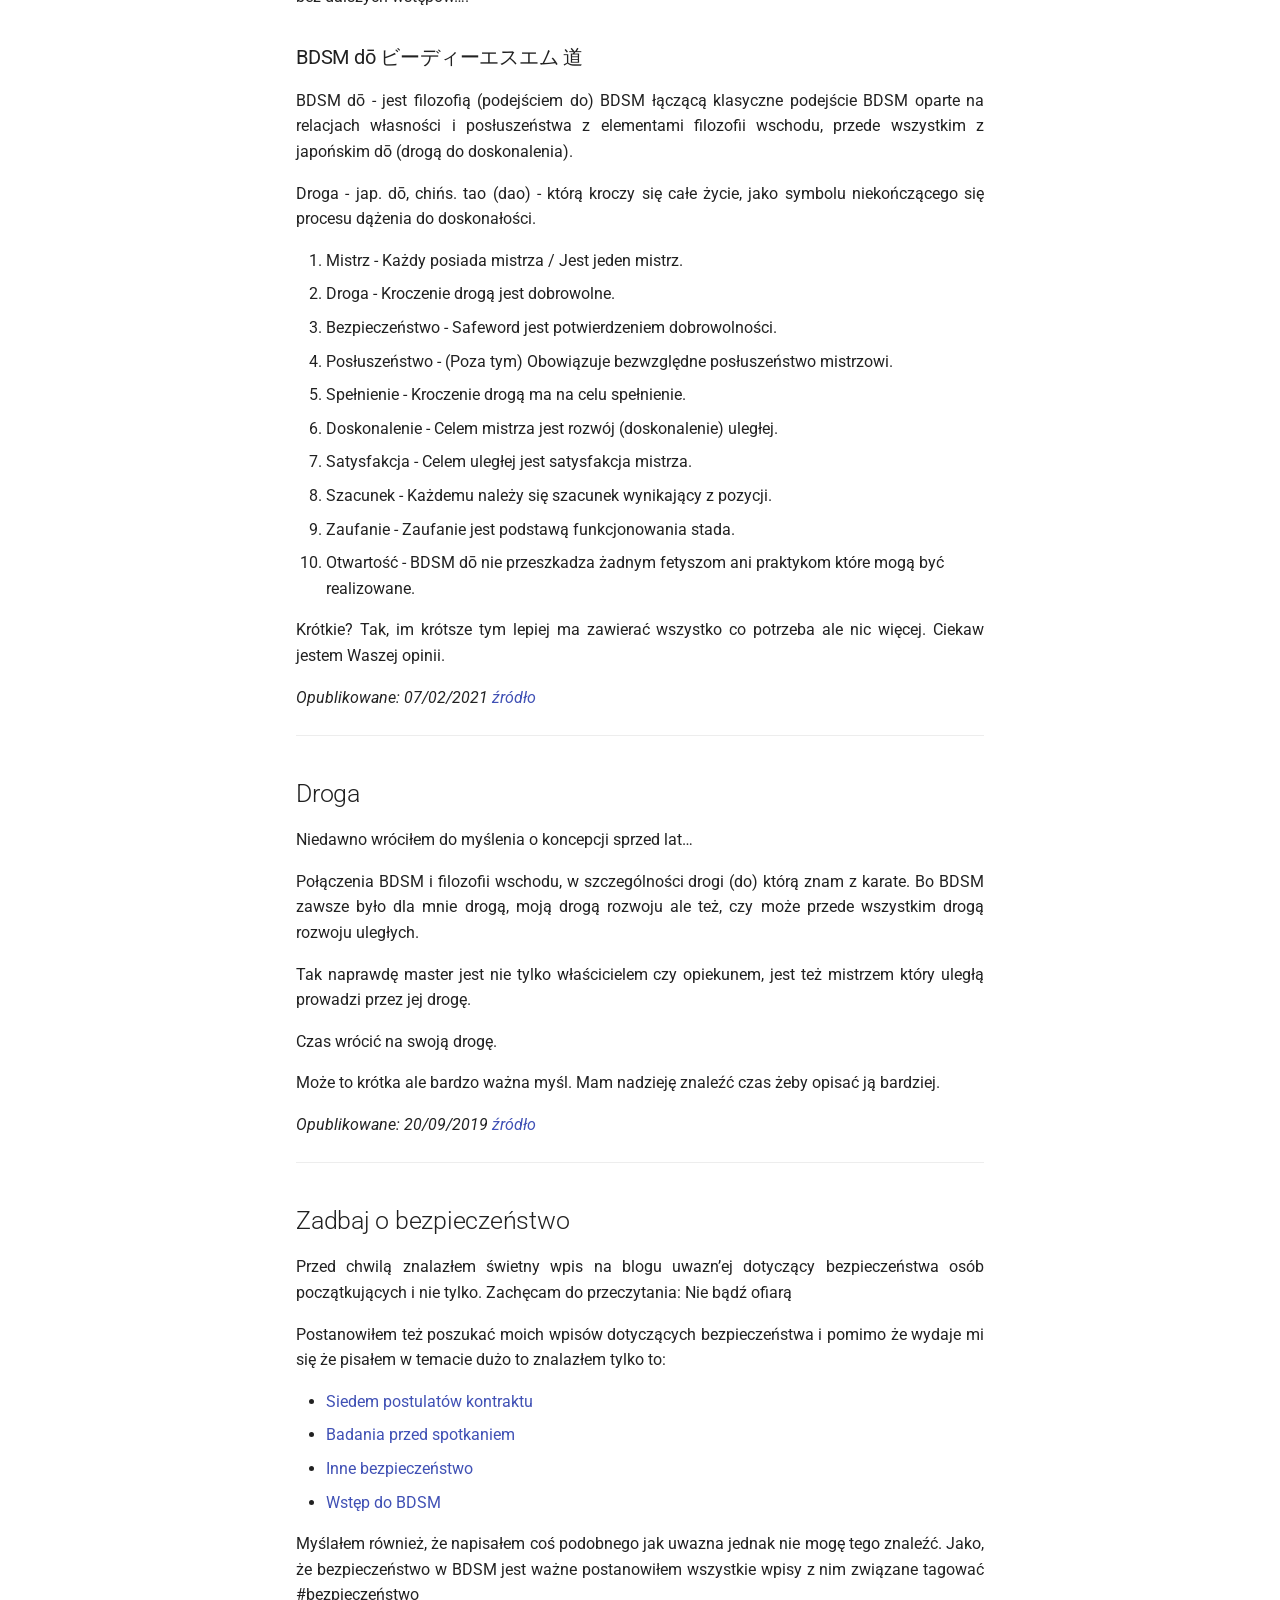
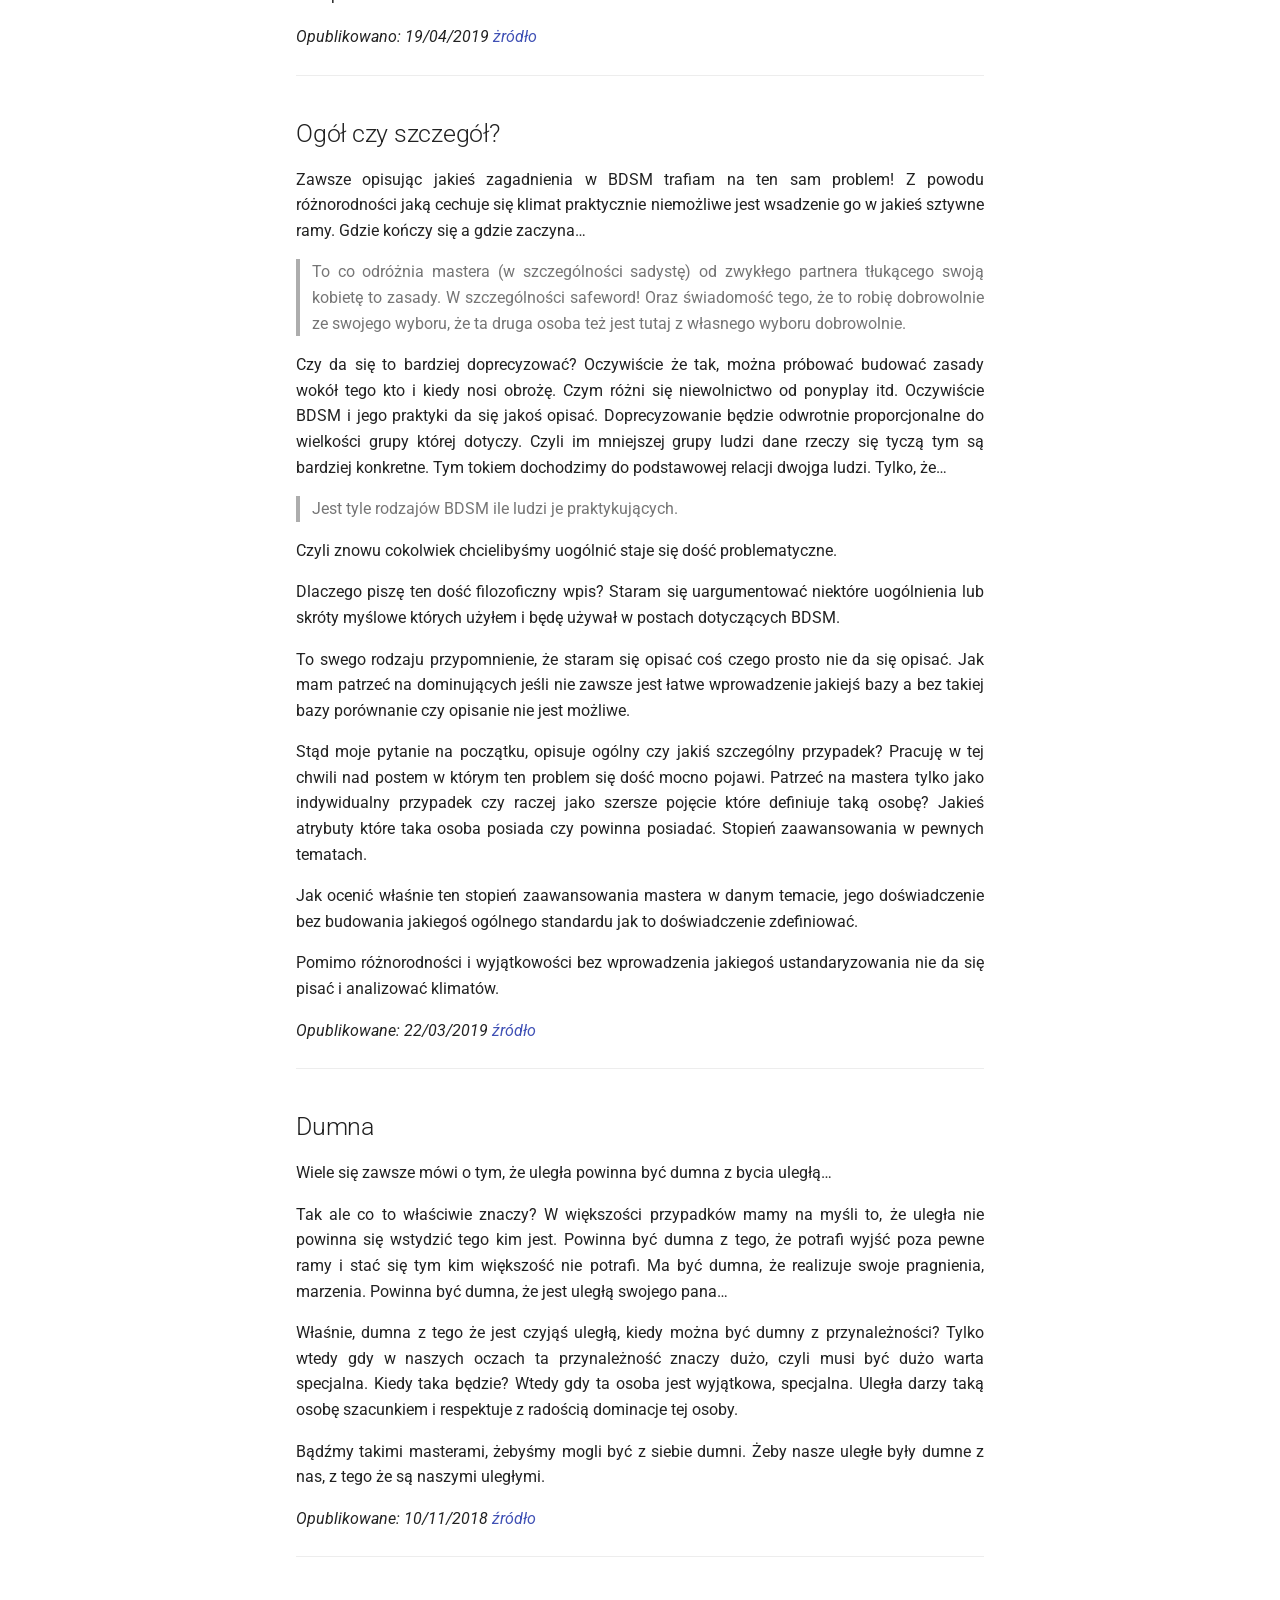
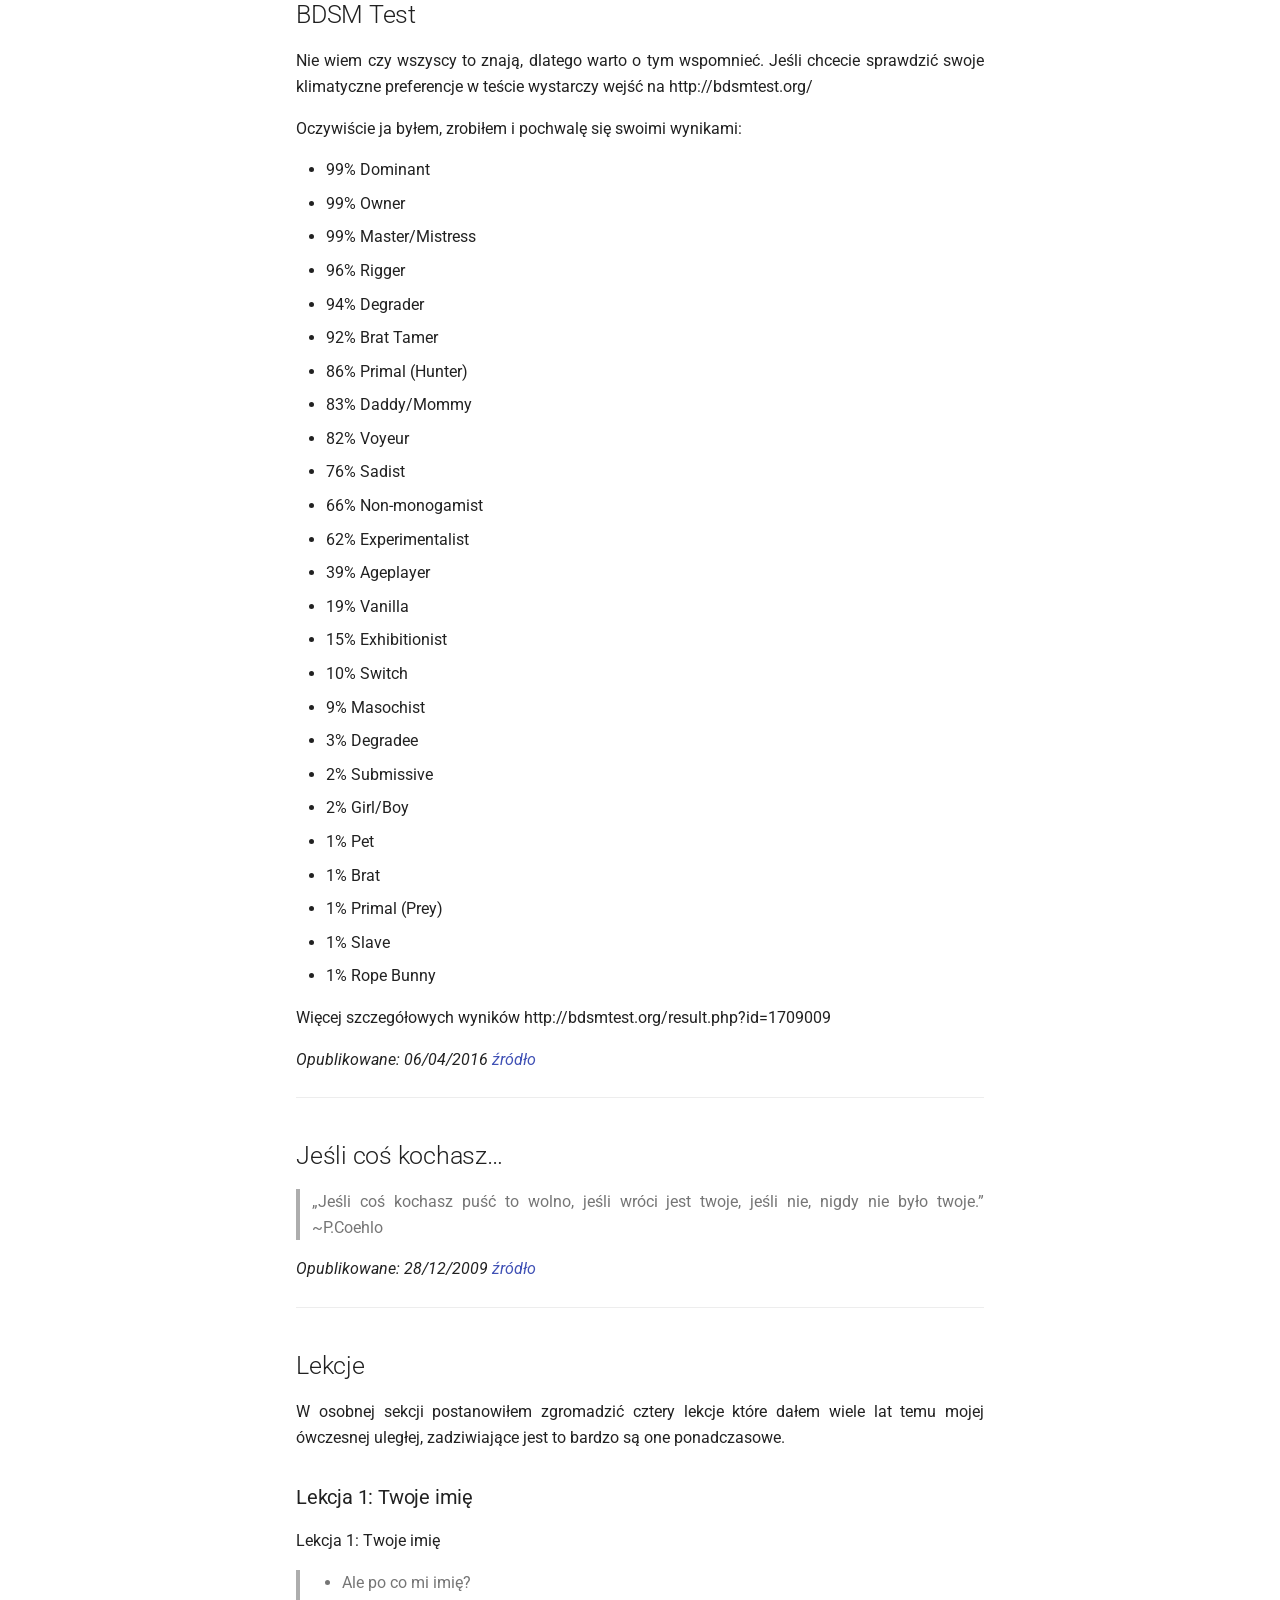
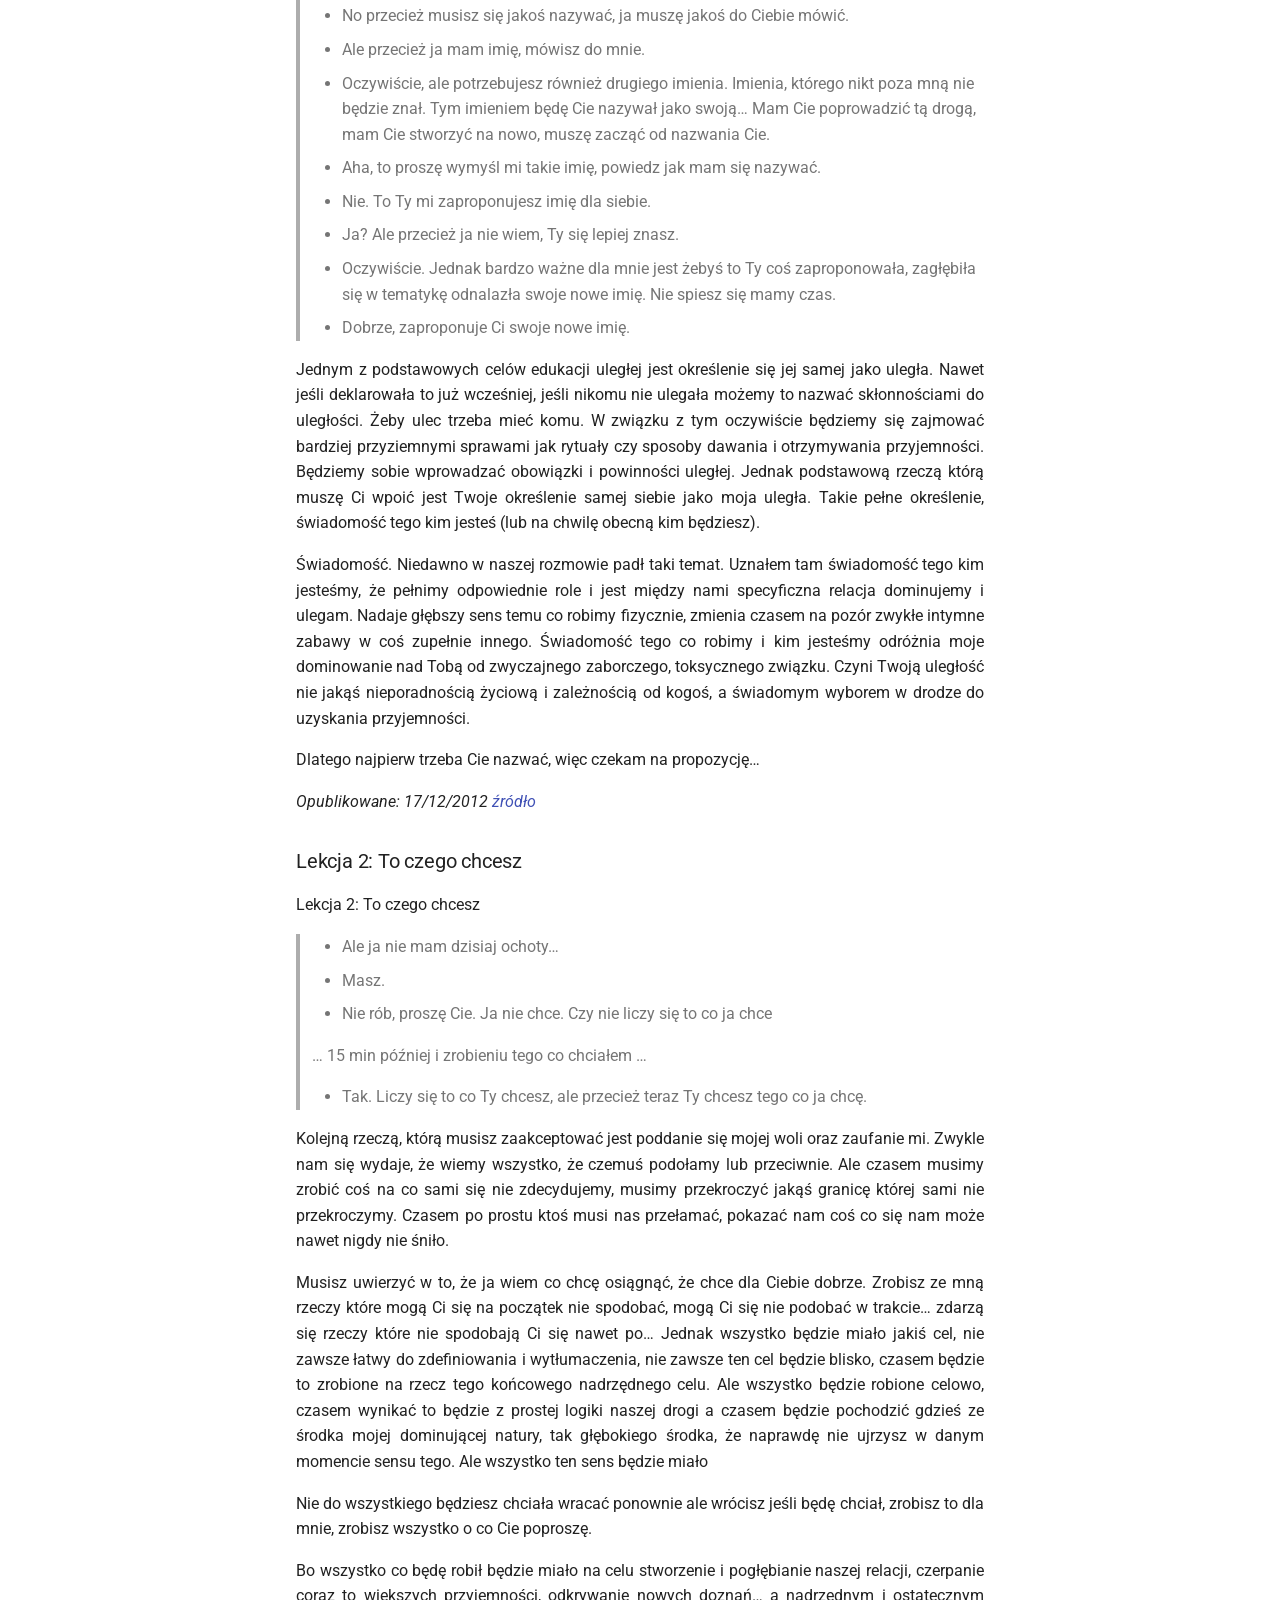
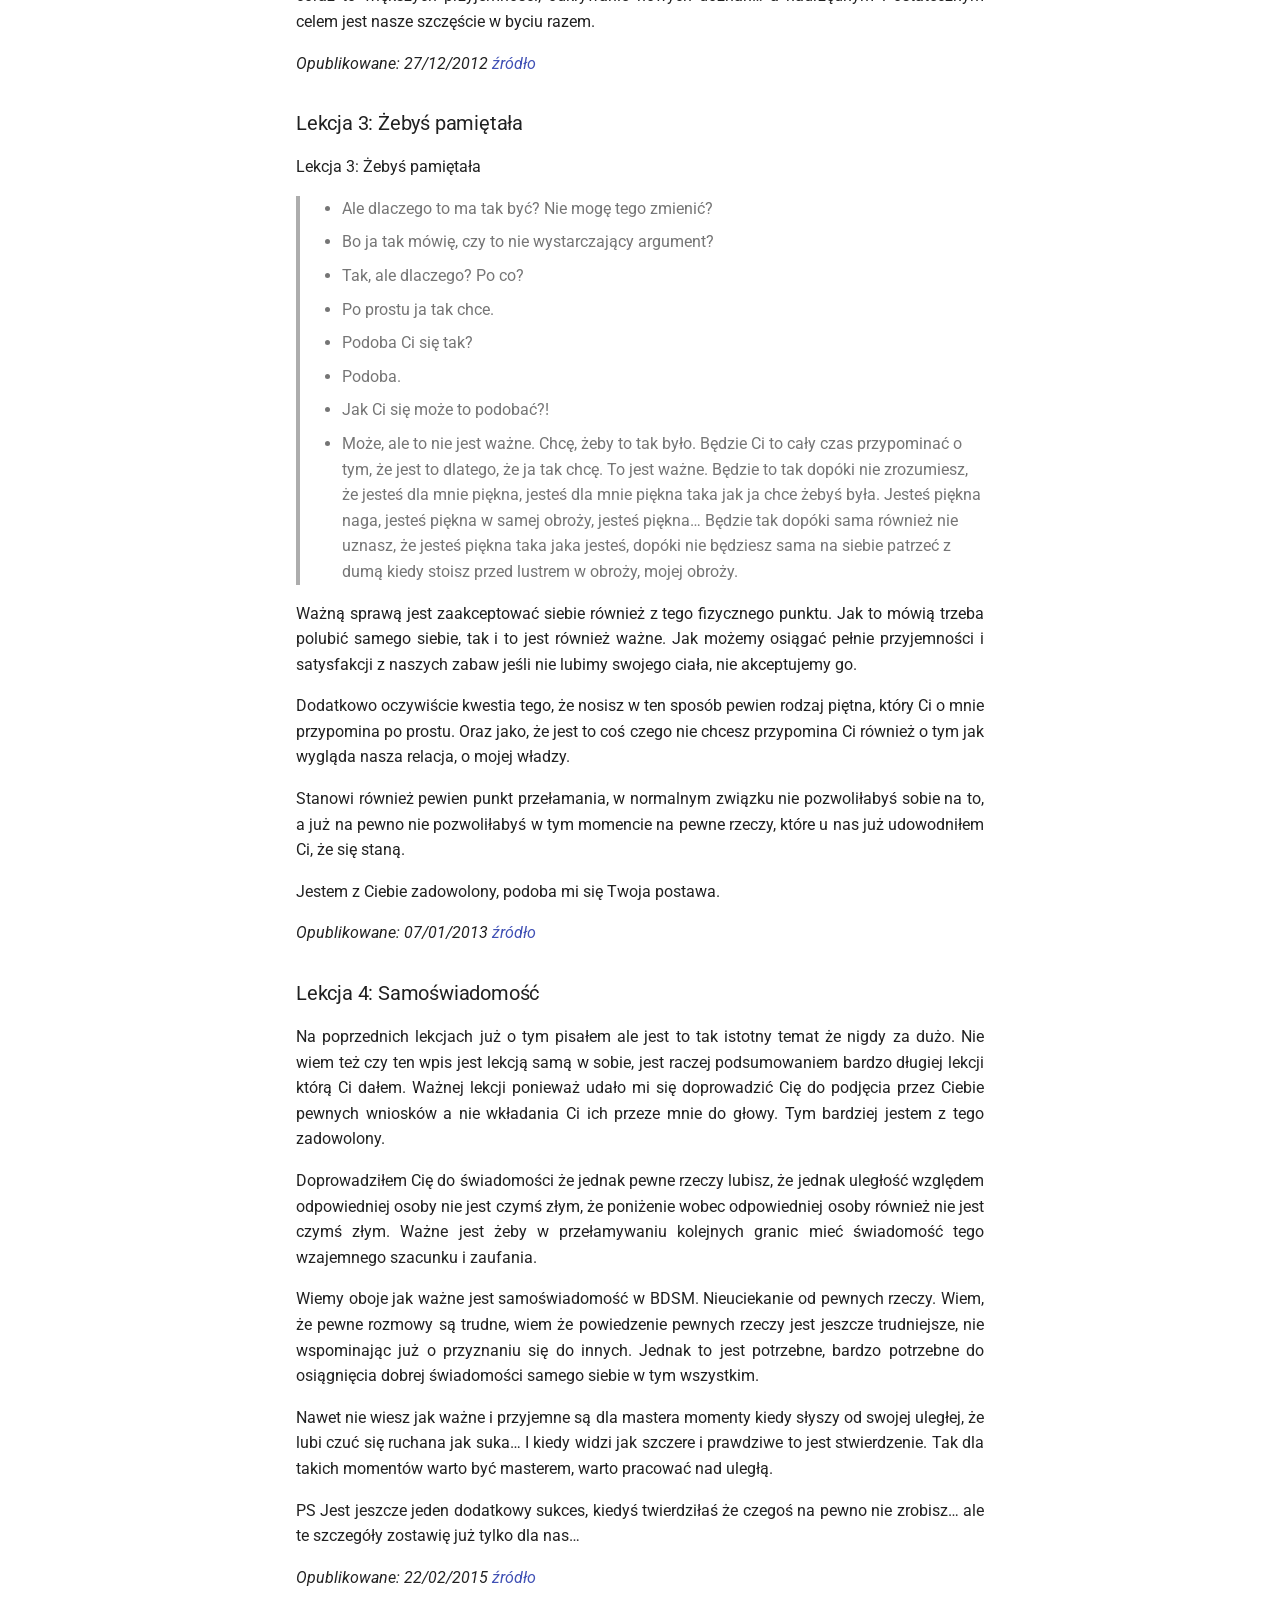
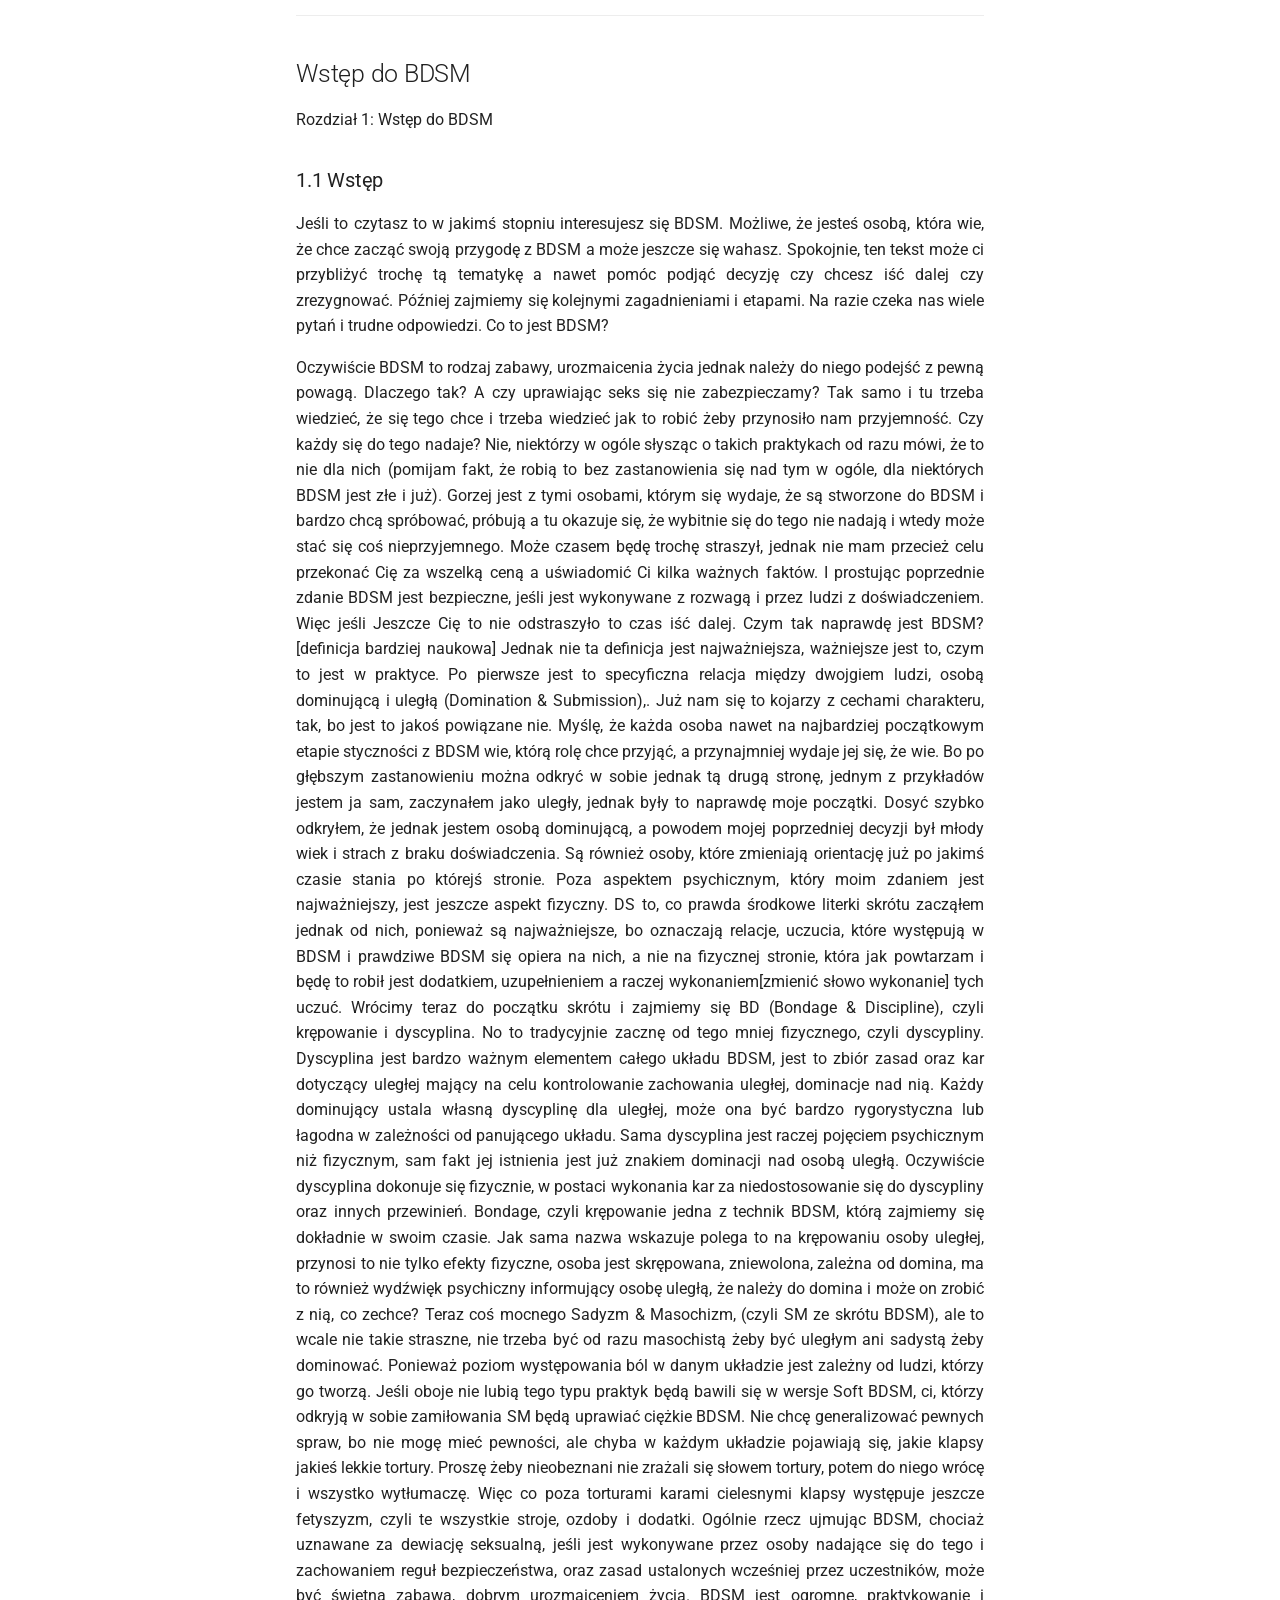
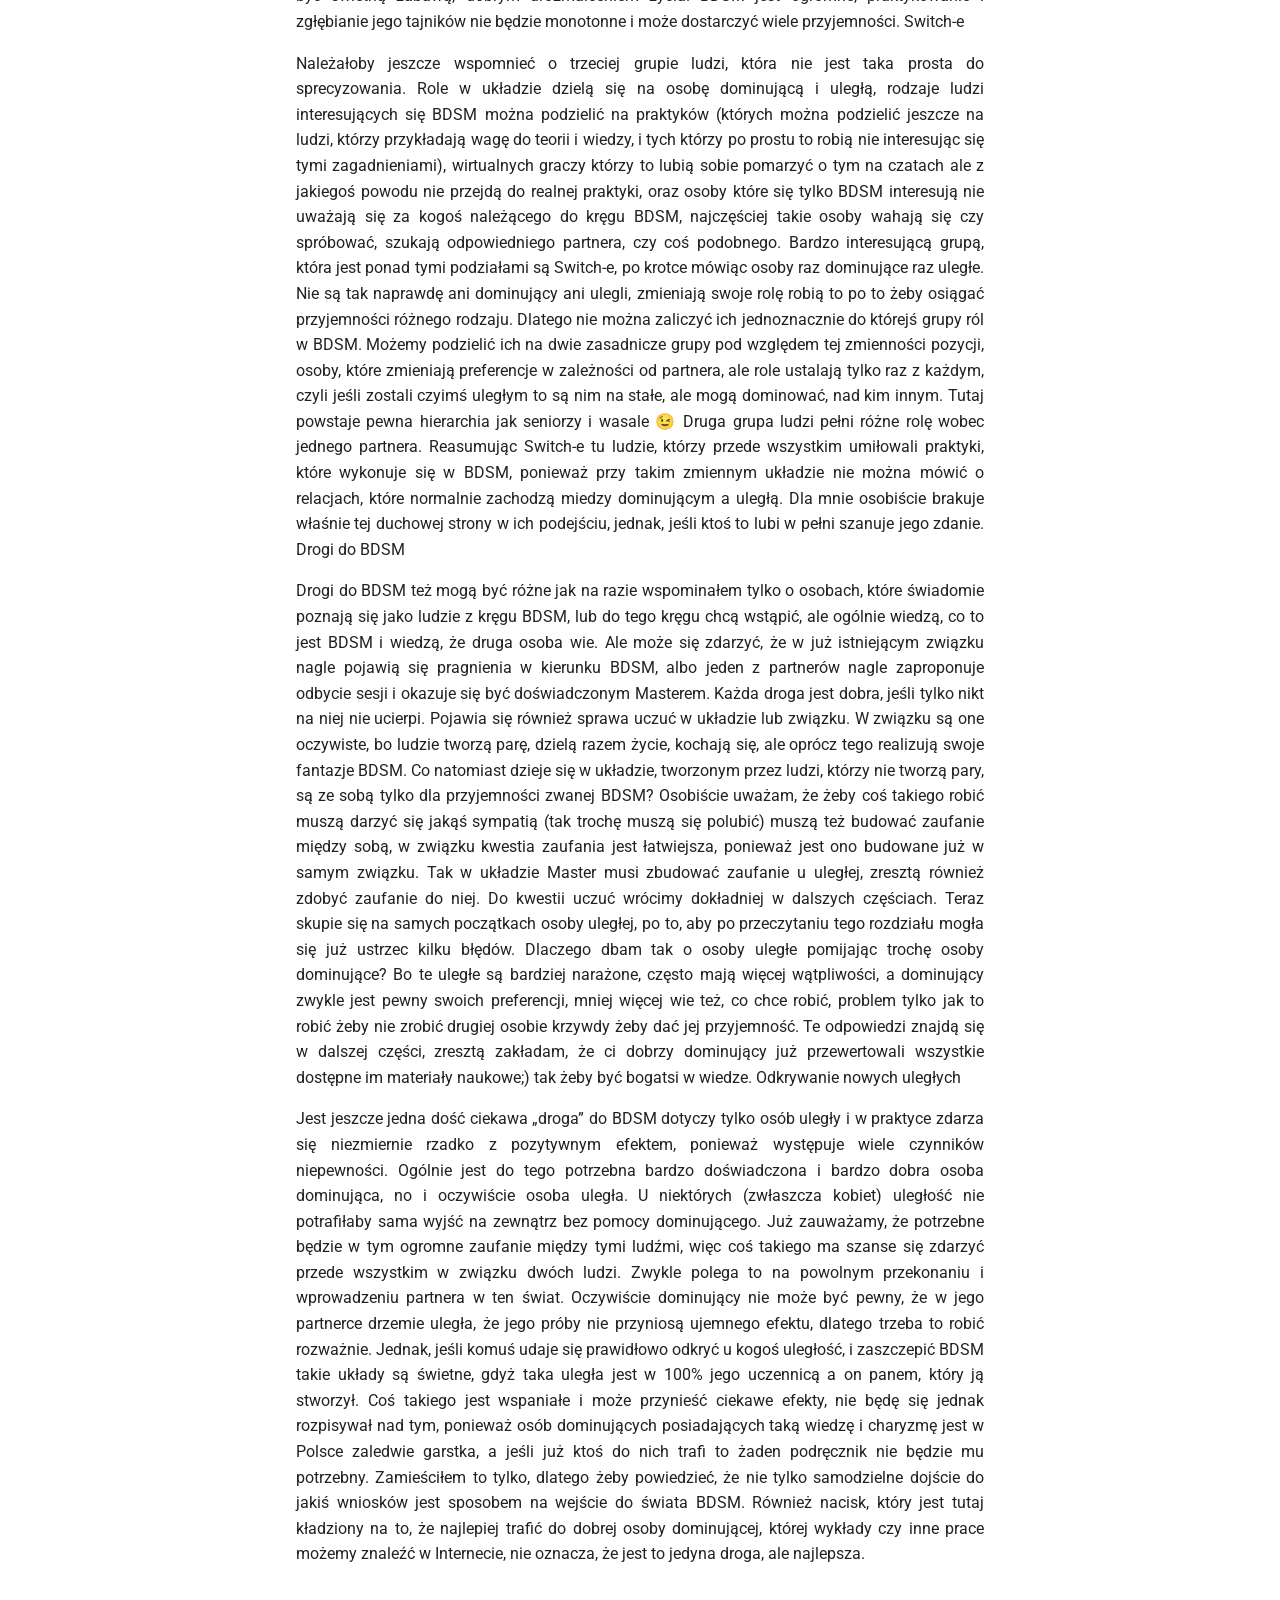
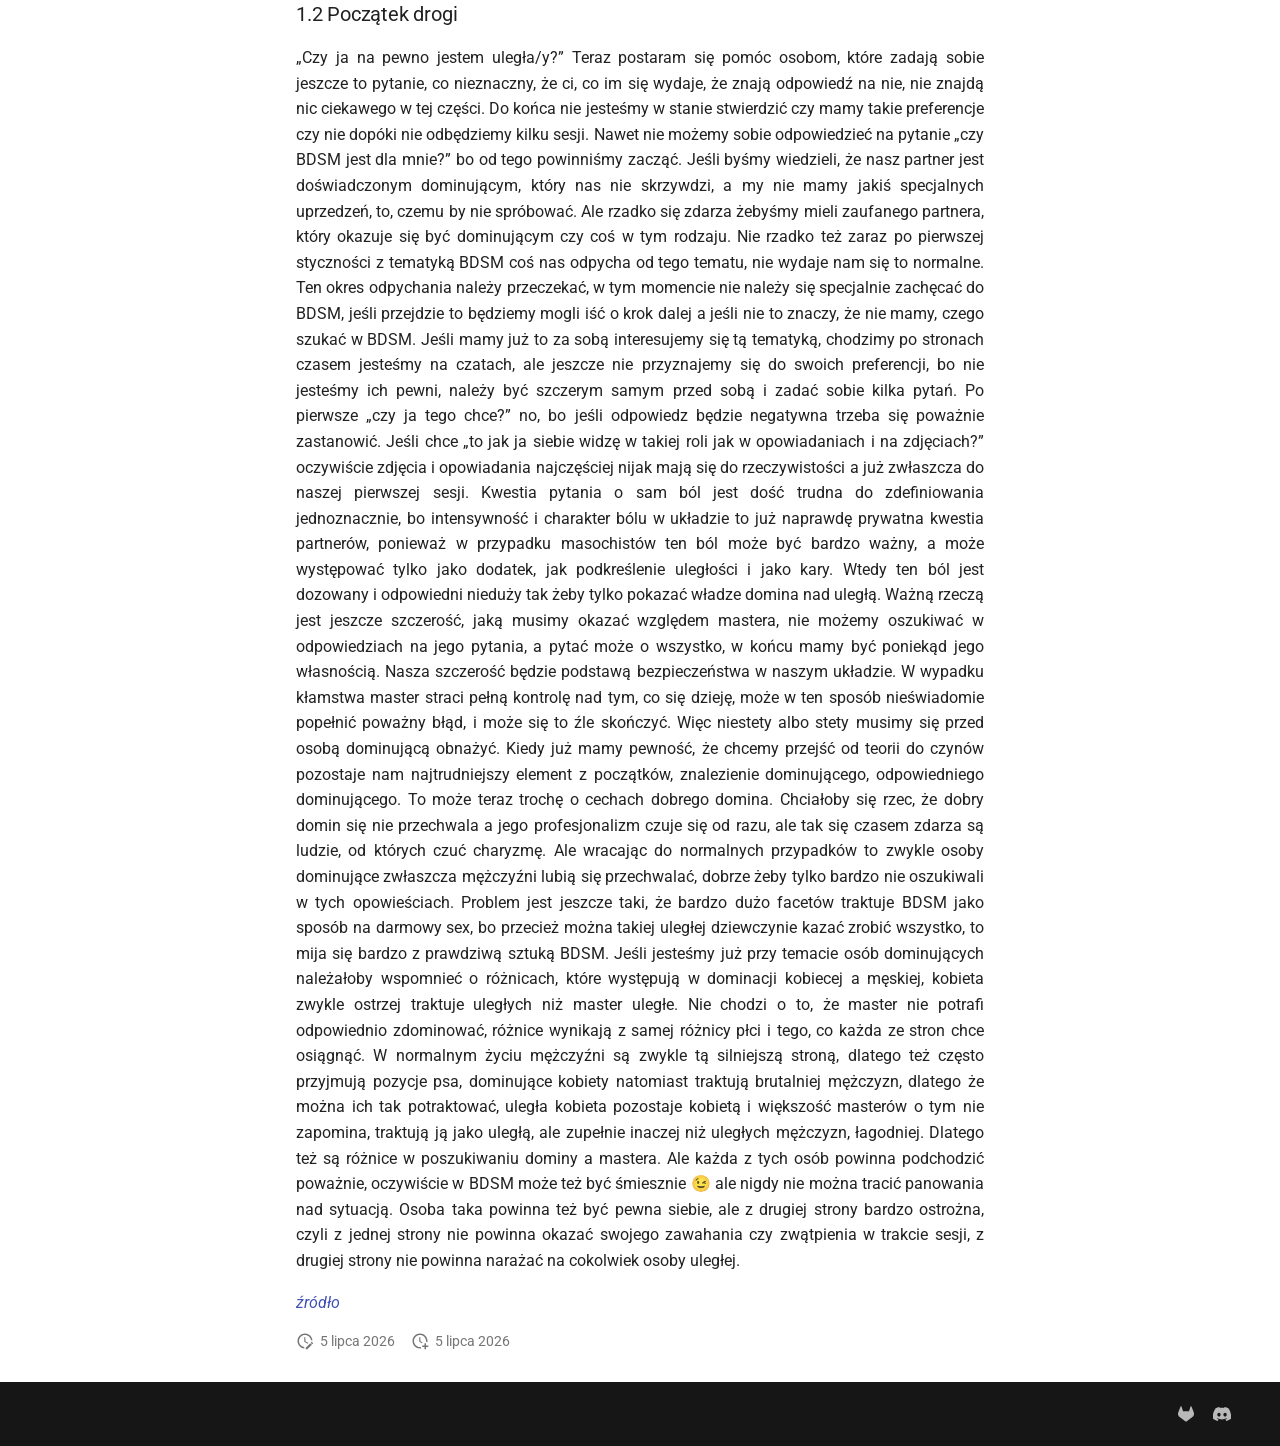
<file: archiwum/index.html>
<!doctype html>
<html lang="pl" class="no-js">
  <head>
    
      <meta charset="utf-8">
      <meta name="viewport" content="width=device-width,initial-scale=1">
      
        <meta name="description" content="Book of IMP">
      
      
      
        <link rel="canonical" href="https://impsigil.github.io/archiwum/">
      
      
        <link rel="prev" href="../log/">
      
      
        <link rel="next" href="../changelog/">
      
      
        
      
      
      <link rel="icon" href="../assets/images/favicon.png">
      <meta name="generator" content="mkdocs-1.6.1, mkdocs-material-9.7.6">
    
    
      
        <title>Archiwalia - IMP Sigil</title>
      
    
    
      <link rel="stylesheet" href="../assets/stylesheets/main.484c7ddc.min.css">
      
        
        <link rel="stylesheet" href="../assets/stylesheets/palette.ab4e12ef.min.css">
      
      


    
    
      
    
    
      
        
        
        <link rel="preconnect" href="https://fonts.gstatic.com" crossorigin>
        <link rel="stylesheet" href="https://fonts.googleapis.com/css?family=Roboto:300,300i,400,400i,700,700i%7CRoboto+Mono:400,400i,700,700i&display=fallback">
        <style>:root{--md-text-font:"Roboto";--md-code-font:"Roboto Mono"}</style>
      
    
    
      <link rel="stylesheet" href="../assets/age-gate.css">
    
      <link rel="stylesheet" href="../assets/style.css">
    
    <script>__md_scope=new URL("..",location),__md_hash=e=>[...e].reduce(((e,_)=>(e<<5)-e+_.charCodeAt(0)),0),__md_get=(e,_=localStorage,t=__md_scope)=>JSON.parse(_.getItem(t.pathname+"."+e)),__md_set=(e,_,t=localStorage,a=__md_scope)=>{try{t.setItem(a.pathname+"."+e,JSON.stringify(_))}catch(e){}}</script>
    
      

    
    
  </head>
  
  
    
    
      
    
    
    
    
    <body dir="ltr" data-md-color-scheme="default" data-md-color-primary="black" data-md-color-accent="black">
  
    
    <input class="md-toggle" data-md-toggle="drawer" type="checkbox" id="__drawer" autocomplete="off">
    <input class="md-toggle" data-md-toggle="search" type="checkbox" id="__search" autocomplete="off">
    <label class="md-overlay" for="__drawer"></label>
    <div data-md-component="skip">
      
        
        <a href="#archiwalia" class="md-skip">
          Przejdź do treści
        </a>
      
    </div>
    <div data-md-component="announce">
      
    </div>
    
    
      

  

<header class="md-header md-header--shadow" data-md-component="header">
  <nav class="md-header__inner md-grid" aria-label="Nagłówek">
    <a href=".." title="IMP Sigil" class="md-header__button md-logo" aria-label="IMP Sigil" data-md-component="logo">
      
  
  <svg xmlns="http://www.w3.org/2000/svg" viewBox="0 0 24 24"><path d="M12 8a3 3 0 0 0 3-3 3 3 0 0 0-3-3 3 3 0 0 0-3 3 3 3 0 0 0 3 3m0 3.54C9.64 9.35 6.5 8 3 8v11c3.5 0 6.64 1.35 9 3.54 2.36-2.19 5.5-3.54 9-3.54V8c-3.5 0-6.64 1.35-9 3.54"/></svg>

    </a>
    <label class="md-header__button md-icon" for="__drawer">
      
      <svg xmlns="http://www.w3.org/2000/svg" viewBox="0 0 24 24"><path d="M3 6h18v2H3zm0 5h18v2H3zm0 5h18v2H3z"/></svg>
    </label>
    <div class="md-header__title" data-md-component="header-title">
      <div class="md-header__ellipsis">
        <div class="md-header__topic">
          <span class="md-ellipsis">
            IMP Sigil
          </span>
        </div>
        <div class="md-header__topic" data-md-component="header-topic">
          <span class="md-ellipsis">
            
              Archiwalia
            
          </span>
        </div>
      </div>
    </div>
    
      
        <form class="md-header__option" data-md-component="palette">
  
    
    
    
    <input class="md-option" data-md-color-media="" data-md-color-scheme="default" data-md-color-primary="black" data-md-color-accent="black"  aria-label="Przełącz na tryb ciemny"  type="radio" name="__palette" id="__palette_0">
    
      <label class="md-header__button md-icon" title="Przełącz na tryb ciemny" for="__palette_1" hidden>
        <svg xmlns="http://www.w3.org/2000/svg" viewBox="0 0 24 24"><path d="m17.75 4.09-2.53 1.94.91 3.06-2.63-1.81-2.63 1.81.91-3.06-2.53-1.94L12.44 4l1.06-3 1.06 3zm3.5 6.91-1.64 1.25.59 1.98-1.7-1.17-1.7 1.17.59-1.98L15.75 11l2.06-.05L18.5 9l.69 1.95zm-2.28 4.95c.83-.08 1.72 1.1 1.19 1.85-.32.45-.66.87-1.08 1.27C15.17 23 8.84 23 4.94 19.07c-3.91-3.9-3.91-10.24 0-14.14.4-.4.82-.76 1.27-1.08.75-.53 1.93.36 1.85 1.19-.27 2.86.69 5.83 2.89 8.02a9.96 9.96 0 0 0 8.02 2.89m-1.64 2.02a12.08 12.08 0 0 1-7.8-3.47c-2.17-2.19-3.33-5-3.49-7.82-2.81 3.14-2.7 7.96.31 10.98 3.02 3.01 7.84 3.12 10.98.31"/></svg>
      </label>
    
  
    
    
    
    <input class="md-option" data-md-color-media="" data-md-color-scheme="slate" data-md-color-primary="black" data-md-color-accent="black"  aria-label="Przełącz na tryb jasny"  type="radio" name="__palette" id="__palette_1">
    
      <label class="md-header__button md-icon" title="Przełącz na tryb jasny" for="__palette_0" hidden>
        <svg xmlns="http://www.w3.org/2000/svg" viewBox="0 0 24 24"><path d="M12 7a5 5 0 0 1 5 5 5 5 0 0 1-5 5 5 5 0 0 1-5-5 5 5 0 0 1 5-5m0 2a3 3 0 0 0-3 3 3 3 0 0 0 3 3 3 3 0 0 0 3-3 3 3 0 0 0-3-3m0-7 2.39 3.42C13.65 5.15 12.84 5 12 5s-1.65.15-2.39.42zM3.34 7l4.16-.35A7.2 7.2 0 0 0 5.94 8.5c-.44.74-.69 1.5-.83 2.29zm.02 10 1.76-3.77a7.131 7.131 0 0 0 2.38 4.14zM20.65 7l-1.77 3.79a7.02 7.02 0 0 0-2.38-4.15zm-.01 10-4.14.36c.59-.51 1.12-1.14 1.54-1.86.42-.73.69-1.5.83-2.29zM12 22l-2.41-3.44c.74.27 1.55.44 2.41.44.82 0 1.63-.17 2.37-.44z"/></svg>
      </label>
    
  
</form>
      
    
    
      <script>var palette=__md_get("__palette");if(palette&&palette.color){if("(prefers-color-scheme)"===palette.color.media){var media=matchMedia("(prefers-color-scheme: light)"),input=document.querySelector(media.matches?"[data-md-color-media='(prefers-color-scheme: light)']":"[data-md-color-media='(prefers-color-scheme: dark)']");palette.color.media=input.getAttribute("data-md-color-media"),palette.color.scheme=input.getAttribute("data-md-color-scheme"),palette.color.primary=input.getAttribute("data-md-color-primary"),palette.color.accent=input.getAttribute("data-md-color-accent")}for(var[key,value]of Object.entries(palette.color))document.body.setAttribute("data-md-color-"+key,value)}</script>
    
    
    
      
      
        <label class="md-header__button md-icon" for="__search">
          
          <svg xmlns="http://www.w3.org/2000/svg" viewBox="0 0 24 24"><path d="M9.5 3A6.5 6.5 0 0 1 16 9.5c0 1.61-.59 3.09-1.56 4.23l.27.27h.79l5 5-1.5 1.5-5-5v-.79l-.27-.27A6.52 6.52 0 0 1 9.5 16 6.5 6.5 0 0 1 3 9.5 6.5 6.5 0 0 1 9.5 3m0 2C7 5 5 7 5 9.5S7 14 9.5 14 14 12 14 9.5 12 5 9.5 5"/></svg>
        </label>
        <div class="md-search" data-md-component="search" role="dialog">
  <label class="md-search__overlay" for="__search"></label>
  <div class="md-search__inner" role="search">
    <form class="md-search__form" name="search">
      <input type="text" class="md-search__input" name="query" aria-label="Szukaj" placeholder="Szukaj" autocapitalize="off" autocorrect="off" autocomplete="off" spellcheck="false" data-md-component="search-query" required>
      <label class="md-search__icon md-icon" for="__search">
        
        <svg xmlns="http://www.w3.org/2000/svg" viewBox="0 0 24 24"><path d="M9.5 3A6.5 6.5 0 0 1 16 9.5c0 1.61-.59 3.09-1.56 4.23l.27.27h.79l5 5-1.5 1.5-5-5v-.79l-.27-.27A6.52 6.52 0 0 1 9.5 16 6.5 6.5 0 0 1 3 9.5 6.5 6.5 0 0 1 9.5 3m0 2C7 5 5 7 5 9.5S7 14 9.5 14 14 12 14 9.5 12 5 9.5 5"/></svg>
        
        <svg xmlns="http://www.w3.org/2000/svg" viewBox="0 0 24 24"><path d="M20 11v2H8l5.5 5.5-1.42 1.42L4.16 12l7.92-7.92L13.5 5.5 8 11z"/></svg>
      </label>
      <nav class="md-search__options" aria-label="Szukaj">
        
        <button type="reset" class="md-search__icon md-icon" title="Wyczyść" aria-label="Wyczyść" tabindex="-1">
          
          <svg xmlns="http://www.w3.org/2000/svg" viewBox="0 0 24 24"><path d="M19 6.41 17.59 5 12 10.59 6.41 5 5 6.41 10.59 12 5 17.59 6.41 19 12 13.41 17.59 19 19 17.59 13.41 12z"/></svg>
        </button>
      </nav>
      
        <div class="md-search__suggest" data-md-component="search-suggest"></div>
      
    </form>
    <div class="md-search__output">
      <div class="md-search__scrollwrap" tabindex="0" data-md-scrollfix>
        <div class="md-search-result" data-md-component="search-result">
          <div class="md-search-result__meta">
            Inicjowanie wyszukiwania
          </div>
          <ol class="md-search-result__list" role="presentation"></ol>
        </div>
      </div>
    </div>
  </div>
</div>
      
    
    
  </nav>
  
</header>
    
    <div class="md-container" data-md-component="container">
      
      
        
          
        
      
      <main class="md-main" data-md-component="main">
        <div class="md-main__inner md-grid">
          
            
              
              <div class="md-sidebar md-sidebar--primary" data-md-component="sidebar" data-md-type="navigation" >
                <div class="md-sidebar__scrollwrap">
                  <div class="md-sidebar__inner">
                    



<nav class="md-nav md-nav--primary" aria-label="Nawigacja" data-md-level="0">
  <label class="md-nav__title" for="__drawer">
    <a href=".." title="IMP Sigil" class="md-nav__button md-logo" aria-label="IMP Sigil" data-md-component="logo">
      
  
  <svg xmlns="http://www.w3.org/2000/svg" viewBox="0 0 24 24"><path d="M12 8a3 3 0 0 0 3-3 3 3 0 0 0-3-3 3 3 0 0 0-3 3 3 3 0 0 0 3 3m0 3.54C9.64 9.35 6.5 8 3 8v11c3.5 0 6.64 1.35 9 3.54 2.36-2.19 5.5-3.54 9-3.54V8c-3.5 0-6.64 1.35-9 3.54"/></svg>

    </a>
    IMP Sigil
  </label>
  
  <ul class="md-nav__list" data-md-scrollfix>
    
      
      
  
  
  
  
    <li class="md-nav__item">
      <a href=".." class="md-nav__link">
        
  
  
  <span class="md-ellipsis">
    
  
    Home
  

    
  </span>
  
  

      </a>
    </li>
  

    
      
      
  
  
  
  
    <li class="md-nav__item">
      <a href="../podstawy/" class="md-nav__link">
        
  
  
  <span class="md-ellipsis">
    
  
    Podstawy
  

    
  </span>
  
  

      </a>
    </li>
  

    
      
      
  
  
  
  
    <li class="md-nav__item">
      <a href="../pojecia/" class="md-nav__link">
        
  
  
  <span class="md-ellipsis">
    
  
    Pojęcia
  

    
  </span>
  
  

      </a>
    </li>
  

    
      
      
  
  
  
  
    <li class="md-nav__item">
      <a href="../pozycje/" class="md-nav__link">
        
  
  
  <span class="md-ellipsis">
    
  
    Pozycje
  

    
  </span>
  
  

      </a>
    </li>
  

    
      
      
  
  
  
  
    <li class="md-nav__item">
      <a href="../bezpieczenstwo/" class="md-nav__link">
        
  
  
  <span class="md-ellipsis">
    
  
    Bezpieczeństwo
  

    
  </span>
  
  

      </a>
    </li>
  

    
      
      
  
  
    
  
  
  
    
    
    
    
      
        
        
      
    
    
    <li class="md-nav__item md-nav__item--active md-nav__item--section md-nav__item--nested">
      
        
        
        <input class="md-nav__toggle md-toggle " type="checkbox" id="__nav_6" checked>
        
          
          <label class="md-nav__link" for="__nav_6" id="__nav_6_label" tabindex="">
            
  
  
  <span class="md-ellipsis">
    
  
    House of IMP
  

    
  </span>
  
  

            <span class="md-nav__icon md-icon"></span>
          </label>
        
        <nav class="md-nav" data-md-level="1" aria-labelledby="__nav_6_label" aria-expanded="true">
          <label class="md-nav__title" for="__nav_6">
            <span class="md-nav__icon md-icon"></span>
            
  
    House of IMP
  

          </label>
          <ul class="md-nav__list" data-md-scrollfix>
            
              
                
  
  
  
  
    <li class="md-nav__item">
      <a href="../manifest/" class="md-nav__link">
        
  
  
  <span class="md-ellipsis">
    
  
    Zasady Domu
  

    
  </span>
  
  

      </a>
    </li>
  

              
            
              
                
  
  
  
  
    <li class="md-nav__item">
      <a href="../protokol/" class="md-nav__link">
        
  
  
  <span class="md-ellipsis">
    
  
    Protokół
  

    
  </span>
  
  

      </a>
    </li>
  

              
            
              
                
  
  
  
  
    <li class="md-nav__item">
      <a href="../log/" class="md-nav__link">
        
  
  
  <span class="md-ellipsis">
    
  
    Rejestr
  

    
  </span>
  
  

      </a>
    </li>
  

              
            
              
                
  
  
    
  
  
  
    <li class="md-nav__item md-nav__item--active">
      
      <input class="md-nav__toggle md-toggle" type="checkbox" id="__toc">
      
      
        
      
      
        <label class="md-nav__link md-nav__link--active" for="__toc">
          
  
  
  <span class="md-ellipsis">
    
  
    Archiwalia
  

    
  </span>
  
  

          <span class="md-nav__icon md-icon"></span>
        </label>
      
      <a href="./" class="md-nav__link md-nav__link--active">
        
  
  
  <span class="md-ellipsis">
    
  
    Archiwalia
  

    
  </span>
  
  

      </a>
      
        

<nav class="md-nav md-nav--secondary" aria-label="Spis treści">
  
  
  
    
  
  
    <label class="md-nav__title" for="__toc">
      <span class="md-nav__icon md-icon"></span>
      Spis treści
    </label>
    <ul class="md-nav__list" data-md-component="toc" data-md-scrollfix>
      
        <li class="md-nav__item">
  <a href="#swiadome_posuszenstwo" class="md-nav__link">
    <span class="md-ellipsis">
      
        Świadome posłuszeństwo
      
    </span>
  </a>
  
</li>
      
        <li class="md-nav__item">
  <a href="#kokyo_-_spoecznosc" class="md-nav__link">
    <span class="md-ellipsis">
      
        Kōkyō 公共 - Społeczność
      
    </span>
  </a>
  
</li>
      
        <li class="md-nav__item">
  <a href="#bdsm_do" class="md-nav__link">
    <span class="md-ellipsis">
      
        BDSM dō
      
    </span>
  </a>
  
    <nav class="md-nav" aria-label="BDSM dō">
      <ul class="md-nav__list">
        
          <li class="md-nav__item">
  <a href="#bdsm_do_1" class="md-nav__link">
    <span class="md-ellipsis">
      
        BDSM dō ビーディーエスエム 道
      
    </span>
  </a>
  
</li>
        
      </ul>
    </nav>
  
</li>
      
        <li class="md-nav__item">
  <a href="#droga" class="md-nav__link">
    <span class="md-ellipsis">
      
        Droga
      
    </span>
  </a>
  
</li>
      
        <li class="md-nav__item">
  <a href="#zadbaj_o_bezpieczenstwo" class="md-nav__link">
    <span class="md-ellipsis">
      
        Zadbaj o bezpieczeństwo
      
    </span>
  </a>
  
</li>
      
        <li class="md-nav__item">
  <a href="#ogo_czy_szczego" class="md-nav__link">
    <span class="md-ellipsis">
      
        Ogół czy szczegół?
      
    </span>
  </a>
  
</li>
      
        <li class="md-nav__item">
  <a href="#dumna" class="md-nav__link">
    <span class="md-ellipsis">
      
        Dumna
      
    </span>
  </a>
  
</li>
      
        <li class="md-nav__item">
  <a href="#bdsm_test" class="md-nav__link">
    <span class="md-ellipsis">
      
        BDSM Test
      
    </span>
  </a>
  
</li>
      
        <li class="md-nav__item">
  <a href="#jesli_cos_kochasz" class="md-nav__link">
    <span class="md-ellipsis">
      
        Jeśli coś kochasz…
      
    </span>
  </a>
  
</li>
      
        <li class="md-nav__item">
  <a href="#lekcje" class="md-nav__link">
    <span class="md-ellipsis">
      
        Lekcje
      
    </span>
  </a>
  
    <nav class="md-nav" aria-label="Lekcje">
      <ul class="md-nav__list">
        
          <li class="md-nav__item">
  <a href="#lekcja_1_twoje_imie" class="md-nav__link">
    <span class="md-ellipsis">
      
        Lekcja 1: Twoje imię
      
    </span>
  </a>
  
</li>
        
          <li class="md-nav__item">
  <a href="#lekcja_2_to_czego_chcesz" class="md-nav__link">
    <span class="md-ellipsis">
      
        Lekcja 2: To czego chcesz
      
    </span>
  </a>
  
</li>
        
          <li class="md-nav__item">
  <a href="#lekcja_3_zebys_pamietaa" class="md-nav__link">
    <span class="md-ellipsis">
      
        Lekcja 3: Żebyś pamiętała
      
    </span>
  </a>
  
</li>
        
          <li class="md-nav__item">
  <a href="#lekcja_4_samoswiadomosc" class="md-nav__link">
    <span class="md-ellipsis">
      
        Lekcja 4: Samoświadomość
      
    </span>
  </a>
  
</li>
        
      </ul>
    </nav>
  
</li>
      
        <li class="md-nav__item">
  <a href="#wstep_do_bdsm" class="md-nav__link">
    <span class="md-ellipsis">
      
        Wstęp do BDSM
      
    </span>
  </a>
  
    <nav class="md-nav" aria-label="Wstęp do BDSM">
      <ul class="md-nav__list">
        
          <li class="md-nav__item">
  <a href="#11_wstep" class="md-nav__link">
    <span class="md-ellipsis">
      
        1.1 Wstęp
      
    </span>
  </a>
  
</li>
        
          <li class="md-nav__item">
  <a href="#12_poczatek_drogi" class="md-nav__link">
    <span class="md-ellipsis">
      
        1.2 Początek drogi
      
    </span>
  </a>
  
</li>
        
      </ul>
    </nav>
  
</li>
      
    </ul>
  
</nav>
      
    </li>
  

              
            
          </ul>
        </nav>
      
    </li>
  

    
      
      
  
  
  
  
    <li class="md-nav__item">
      <a href="../changelog/" class="md-nav__link">
        
  
  
  <span class="md-ellipsis">
    
  
    Dziennik zmian
  

    
  </span>
  
  

      </a>
    </li>
  

    
  </ul>
</nav>
                  </div>
                </div>
              </div>
            
            
              
              <div class="md-sidebar md-sidebar--secondary" data-md-component="sidebar" data-md-type="toc" >
                <div class="md-sidebar__scrollwrap">
                  <div class="md-sidebar__inner">
                    

<nav class="md-nav md-nav--secondary" aria-label="Spis treści">
  
  
  
    
  
  
    <label class="md-nav__title" for="__toc">
      <span class="md-nav__icon md-icon"></span>
      Spis treści
    </label>
    <ul class="md-nav__list" data-md-component="toc" data-md-scrollfix>
      
        <li class="md-nav__item">
  <a href="#swiadome_posuszenstwo" class="md-nav__link">
    <span class="md-ellipsis">
      
        Świadome posłuszeństwo
      
    </span>
  </a>
  
</li>
      
        <li class="md-nav__item">
  <a href="#kokyo_-_spoecznosc" class="md-nav__link">
    <span class="md-ellipsis">
      
        Kōkyō 公共 - Społeczność
      
    </span>
  </a>
  
</li>
      
        <li class="md-nav__item">
  <a href="#bdsm_do" class="md-nav__link">
    <span class="md-ellipsis">
      
        BDSM dō
      
    </span>
  </a>
  
    <nav class="md-nav" aria-label="BDSM dō">
      <ul class="md-nav__list">
        
          <li class="md-nav__item">
  <a href="#bdsm_do_1" class="md-nav__link">
    <span class="md-ellipsis">
      
        BDSM dō ビーディーエスエム 道
      
    </span>
  </a>
  
</li>
        
      </ul>
    </nav>
  
</li>
      
        <li class="md-nav__item">
  <a href="#droga" class="md-nav__link">
    <span class="md-ellipsis">
      
        Droga
      
    </span>
  </a>
  
</li>
      
        <li class="md-nav__item">
  <a href="#zadbaj_o_bezpieczenstwo" class="md-nav__link">
    <span class="md-ellipsis">
      
        Zadbaj o bezpieczeństwo
      
    </span>
  </a>
  
</li>
      
        <li class="md-nav__item">
  <a href="#ogo_czy_szczego" class="md-nav__link">
    <span class="md-ellipsis">
      
        Ogół czy szczegół?
      
    </span>
  </a>
  
</li>
      
        <li class="md-nav__item">
  <a href="#dumna" class="md-nav__link">
    <span class="md-ellipsis">
      
        Dumna
      
    </span>
  </a>
  
</li>
      
        <li class="md-nav__item">
  <a href="#bdsm_test" class="md-nav__link">
    <span class="md-ellipsis">
      
        BDSM Test
      
    </span>
  </a>
  
</li>
      
        <li class="md-nav__item">
  <a href="#jesli_cos_kochasz" class="md-nav__link">
    <span class="md-ellipsis">
      
        Jeśli coś kochasz…
      
    </span>
  </a>
  
</li>
      
        <li class="md-nav__item">
  <a href="#lekcje" class="md-nav__link">
    <span class="md-ellipsis">
      
        Lekcje
      
    </span>
  </a>
  
    <nav class="md-nav" aria-label="Lekcje">
      <ul class="md-nav__list">
        
          <li class="md-nav__item">
  <a href="#lekcja_1_twoje_imie" class="md-nav__link">
    <span class="md-ellipsis">
      
        Lekcja 1: Twoje imię
      
    </span>
  </a>
  
</li>
        
          <li class="md-nav__item">
  <a href="#lekcja_2_to_czego_chcesz" class="md-nav__link">
    <span class="md-ellipsis">
      
        Lekcja 2: To czego chcesz
      
    </span>
  </a>
  
</li>
        
          <li class="md-nav__item">
  <a href="#lekcja_3_zebys_pamietaa" class="md-nav__link">
    <span class="md-ellipsis">
      
        Lekcja 3: Żebyś pamiętała
      
    </span>
  </a>
  
</li>
        
          <li class="md-nav__item">
  <a href="#lekcja_4_samoswiadomosc" class="md-nav__link">
    <span class="md-ellipsis">
      
        Lekcja 4: Samoświadomość
      
    </span>
  </a>
  
</li>
        
      </ul>
    </nav>
  
</li>
      
        <li class="md-nav__item">
  <a href="#wstep_do_bdsm" class="md-nav__link">
    <span class="md-ellipsis">
      
        Wstęp do BDSM
      
    </span>
  </a>
  
    <nav class="md-nav" aria-label="Wstęp do BDSM">
      <ul class="md-nav__list">
        
          <li class="md-nav__item">
  <a href="#11_wstep" class="md-nav__link">
    <span class="md-ellipsis">
      
        1.1 Wstęp
      
    </span>
  </a>
  
</li>
        
          <li class="md-nav__item">
  <a href="#12_poczatek_drogi" class="md-nav__link">
    <span class="md-ellipsis">
      
        1.2 Początek drogi
      
    </span>
  </a>
  
</li>
        
      </ul>
    </nav>
  
</li>
      
    </ul>
  
</nav>
                  </div>
                </div>
              </div>
            
          
          
            <div class="md-content" data-md-component="content">
              
              <article class="md-content__inner md-typeset">
                
  <div id="age-gate" class="age-gate" aria-hidden="false">
    <div class="age-gate__box" role="dialog" aria-modal="true" aria-labelledby="age-gate-title">
      <h1 id="age-gate-title">Treść dla osób pełnoletnich</h1>

      <p>
        Ta strona zawiera dokumentację dotyczącą dobrowolnej relacji BDSM / TPE.
        Materiał jest przeznaczony wyłącznie dla osób pełnoletnich.
      </p>

      <p>
        Wchodząc dalej potwierdzasz, że masz ukończone 18 lat oraz rozumiesz
        kontekst dobrowolnych relacji między dorosłymi.
      </p>

      <div class="age-gate__actions">
        <button id="age-gate-accept" class="age-gate__button age-gate__button--primary">
          Mam ukończone 18 lat
        </button>

        <button id="age-gate-reject" class="age-gate__button">
          Opuść stronę
        </button>
      </div>
    </div>
  </div>

  
                  



<h1 id="archiwalia">Archiwalia<a class="headerlink" href="#archiwalia" title="Permanent link">#</a></h1>
<p>Poniżej znajdują się wybrane teksty z mojego dawnego bloga, umieszczone tutaj w celu lepszego ich zachowania.</p>
<p>Blog zacząłem pisac <strong>07/01/2009</strong> oryginalnie pod adresem <code>collet.blox.pl</code>, niestety ta ciekawa i prosta platforma blogowa nie przetrwała próby konkurencji. Po jej zamknięciu przeniosłem blog wraz z całym jego archiwum na adres <a href="https://obroza.wordpress.com/">obroza.wordpress.com</a> gdzie jest dostępny od 28/02/2019 aż do momentu pisania tego tekstu.</p>
<p>Historia mojej aktywności w środowisku sięga napewno do 2004 roku, a mojego zaangażowania w budowanie społeczności 2006 roku. Na blogu jako jeden z pierwszych wpisów pojawił się tekst <a href="#wstep-do-bdsm">Wstęp do BDSM</a>, który miałbyć wstępem do książki... dzisiaj jest to dowód na to że o podejściu <em>drogi</em> myślałem już w 2009 roku.</p>
<p>Czy są tutaj wszystkie teksty? Nie</p>
<p>Czy są wszystkie najlepsze? Też jeszcze nie!</p>
<h2 id="swiadome_posuszenstwo">Świadome posłuszeństwo<a class="headerlink" href="#swiadome_posuszenstwo" title="Permanent link">#</a></h2>
<blockquote>
<ul>
<li>
<p>Czy chcesz żeby Twoja uległa była Ci bezgranicznie posłuszna?</p>
</li>
<li>
<p>Przede wszystkim chcę żeby była świadoma swojego posłuszeństwa, granicę będę przesuwał z czasem!</p>
</li>
</ul>
</blockquote>
<p>A Wy jakiego posłuszeństwa oczekujecie od swoich uległych?</p>
<p>Osobą postronnym oraz początkującym, posłuszeństwo uległej pewnie kojarzy się ze ślepym oddaniem, na zasadzie “ja jej będę kazał a ona zrobi wszystko co chcę”. Nie wiedzą jeszcze, że tak naprawdę nie ma nic za darmo.</p>
<p>Świadome posłuszeństwo, chce żebyś jako silna i samodzielna kobieta zdecydowała się mi być posłuszną, wiesz że otrzymasz odetnie opiekę i dominację (przewodnictwo) którego potrzebujesz. Nie chce żebyś była mi posłuszna dlatego że musisz bo inaczej sobie nie poradzisz, nie masz innego wyboru w życiu itd.</p>
<p>Bycie posłuszną nie jest łatwe, nie polega tylko na wykonywaniu tych przyjemnych zdań lub nie wykonywaniu nieprzyjemnych rzeczy. Często trzeba wykonywać te mniej przyjemne, a nie wykonywać tych przyjemnych. Trzeba dostosować swoje decyzje i wybory, tak decyzje i wybory, do tego czego oczekuje od nas Pan. Specjalnie piszę o decyzjach i wyborach uległej, bo nie jest ona przecież bezwiedną zdalnie sterowaną zabawką. Jest to osoba która (mam nadzieję) świadomie staje się nam posłuszna i zaczyna wykonywać naszą wolę.</p>
<p>Ważne jest to, że tak naprawdę posłuszeństwo nie jest dane nam za darmo. Po pierwsze powinno się na nie najpierw zasłużyć. Po drugie pielęgnować i rozwijać, a tym samym dawać uległej to czego ona oczekuje w zamian naszej opieki, naszych decyzji, prowadzenia jej, jednym słowem naszej dominacji.</p>
<p>Niestety możemy przeczytać ludzi opowiadających o posłuszeństwie które przypomina zdalnie sterowanego robota. Co gorsza te minione relacje często są gloryfikowane. Ja bym zapytał dlaczego się skończyły? Czy to rzekome bezgraniczne, niekontrolowane posłuszeństwo nie było przyczyną? Czy nie pojawiło się wykorzystanie jeden stron. Możemy również przeczytać o przypadkach które są tak bezgraniczne, że nie ma w nich znaczenia zmęczenie czy stan uległej. </p>
<p>Oczywiście nie to, że wszystko pod to mamy układać bo gdzie by była nasza decyzyjność, ale są sytuacje w których naprawdę musimy. Tak jak pisała moja ayumi może nie chce czegoś czego ona się boi, więc pracuje też nad swoim posłuszeństwem w tym zakresie. Tyle, że ja tego nie zrobię dopóki nie będę miał pewności że to będzie dobre, nie o to chodzi że będę czekał aż to zaakceptuje czy coś podobnego, po prostu zrobię to w momencie w którym nie wyrządzi jej to żadnej krzywdy już a nawet będzie oznaką rozwoju uległej, no i ja sam będę tego chciał. Bo posłuszeństwo w uległej trzeba rozwijać.</p>
<p>Jeśli chodzi o bezpieczeństwo w oddawaniu się komuś to sednem posłuszeństwa czy jest ono dobre dla uległej czy nie, jest PAN a konkretnie jego intencje!</p>
<p><em>Opublikowane: 10/05/2022 <a href="https://obroza.wordpress.com/2022/05/10/swiadome-posluszenstwo/#more-572">źródło</a></em></p>
<hr />
<h2 id="kokyo_-_spoecznosc">Kōkyō 公共 - Społeczność<a class="headerlink" href="#kokyo_-_spoecznosc" title="Permanent link">#</a></h2>
<div class="admonition info">
<p class="admonition-title">Info</p>
<p>Poniższy tekst ma oryginalną treść z 10/03/2021, obecnie temat ewoluował, aktualne informacje można znaleźć w pozostałych sekcjach.</p>
</div>
<blockquote>
<p>Społeczność klimatyczna to kontrakt pomiędzy mistrzami. ~IMP</p>
</blockquote>
<p>Na wstępie od razu napiszę, że to nie znaczy, że społeczność tworzą tylko dominujący, tak żeby uciąć potencjalne spekulacje w temacie. Co więcej społeczność nie należy nawet do dominujących, a do wszystkich osób ją tworzących. Po prostu pewna grupa (bo nie muszą nawet wszyscy) bierze odpowiedzialność za ustalenie i pilnowanie ładu w danej społeczności. Wszyscy dominujący podpisują (w przenośni) kontrakt którym ten ład, czyli zasad są. Osoby uległe tych dominujących samo przez się rozumie. Jak również osoby uległe będące wolnymi zgadzają się na ten ład.
Dlaczego tak?</p>
<p>Ostatnio w kilku dyskusjach pojawiło się zagadnienie że społeczność społecznością ale przecież każda relacja rządzi się swoimi prawami. Jak to się wszystko ma do siebie? Żaden dominujący nie będzie ingerował w układy innych ludzi itd. Tak, dlatego też trzeba sobie zdefiniować czym jest społeczność.</p>
<p>Taki kontrakt pomiędzy kontraktami. Dołączając do społeczności dominujący musi tak jakby zawrzeć społeczność w swoich kontraktach. To, że od teraz w stosunku do społeczności liczą się też jej zasady. Czyli, że przyjmuje panujący tam ład. Zobowiązuje się do jego przestrzegania i będzie to egzekwował wśród swoich uległych. Bo tylko on sam może to zrobić.</p>
<p>Wszelkie sprawy powinny być załatwiane pomiędzy dominującymi. A społeczność kierowana przez ich aktywny udział.</p>
<p>Nie wyklucza to udziału uległych w dyskusjach, czy wręcz dyskutowaniu w ich gronie. Ponieważ one w różnym stopniu będą miały wpływ na decyzję dominujących. Ale decyzja jest decyzją dominujących i to oni biorą za nią odpowiedzialność?
Dyskryminacja?</p>
<p>Czy to nie dyskryminuje uległych? Jesteśmy, a przynajmniej tak twierdzimy, specyficzną społecznością, skupiającą ludzi o bardzo specyficznych zainteresowaniach i sposobie patrzenia na świat. Taki ład nie powinien nas w żaden sposób dziwić, doskonale wiemy o ogromnym szacunku jakim darzone są osoby uległe przed dominujących. W związku z tym będą godnie reprezentowane na poziomie społeczności.</p>
<p>Z tym kontraktem jak z każdym innym, akceptujemy go dobrowolnie. Dlatego dołączając do społeczności respektujmy jej zasady. Jeśli natomiast nam nie odpowiadają to lepiej odejść z honorem.</p>
<p>Określenie “kontrakt” w stosunku do kontraktów dominujących i uległych, jest tu szersze, może oznaczać po prostu zasady panujące w danej relacji.</p>
<p><em>Opublikowane: 10/03/2021 <a href="https://obroza.wordpress.com/2021/03/10/kokyo-%e5%85%ac%e5%85%b1-spolecznosc/#more-557">źródło</a></em></p>
<hr />
<h2 id="bdsm_do">BDSM dō<a class="headerlink" href="#bdsm_do" title="Permanent link">#</a></h2>
<p>Filozofia wschodu jest ze mną, tak jak i BDSM odkąd tylko pamiętam. Zawsze widziałem w nich wiele elementów wspólnych, przynajmniej w takim podejściu do BDSM jakie sam reprezentuje. Dlatego też od pewnego czasu chodziło mi po głowie połączenie tych dwóch tematów w jeden, o czym pisałem już półtora roku temu na blogu. Same podstawy swojej filozofii spisałem praktycznie zaraz po publikacji tamtej notki, zwlekałem jednak z opublikowaniem tego. Teraz już bez dalszych wstępów….</p>
<h3 id="bdsm_do_1">BDSM dō ビーディーエスエム 道<a class="headerlink" href="#bdsm_do_1" title="Permanent link">#</a></h3>
<p>BDSM dō - jest filozofią (podejściem do) BDSM łączącą klasyczne podejście BDSM oparte na relacjach własności i posłuszeństwa z elementami filozofii wschodu, przede wszystkim z japońskim dō (drogą do doskonalenia). </p>
<p>Droga - jap. dō, chińs. tao (dao) - którą kroczy się całe życie, jako symbolu niekończącego się procesu dążenia do doskonałości.</p>
<ol>
<li>Mistrz - Każdy posiada mistrza / Jest jeden mistrz.</li>
<li>Droga - Kroczenie drogą jest dobrowolne.</li>
<li>Bezpieczeństwo - Safeword jest potwierdzeniem dobrowolności.</li>
<li>Posłuszeństwo - (Poza tym) Obowiązuje bezwzględne posłuszeństwo mistrzowi.</li>
<li>Spełnienie - Kroczenie drogą ma na celu spełnienie.</li>
<li>Doskonalenie - Celem mistrza jest rozwój (doskonalenie) uległej.</li>
<li>Satysfakcja - Celem uległej jest satysfakcja mistrza.</li>
<li>Szacunek - Każdemu należy się szacunek wynikający z pozycji.</li>
<li>Zaufanie - Zaufanie jest podstawą funkcjonowania stada.</li>
<li>Otwartość - BDSM dō nie przeszkadza żadnym fetyszom ani praktykom które mogą być realizowane.</li>
</ol>
<p>Krótkie? Tak, im krótsze tym lepiej ma zawierać wszystko co potrzeba ale nic więcej. Ciekaw jestem Waszej opinii.</p>
<p><em>Opublikowane: 07/02/2021 <a href="https://obroza.wordpress.com/2021/02/07/bdsm-do">źródło</a></em></p>
<hr />
<h2 id="droga">Droga<a class="headerlink" href="#droga" title="Permanent link">#</a></h2>
<p>Niedawno wróciłem do myślenia o koncepcji sprzed lat…</p>
<p>Połączenia BDSM i filozofii wschodu, w szczególności drogi (do) którą znam z karate. Bo BDSM zawsze było dla mnie drogą, moją drogą rozwoju ale też, czy może przede wszystkim drogą rozwoju uległych.</p>
<p>Tak naprawdę master jest nie tylko właścicielem czy opiekunem, jest też mistrzem który uległą prowadzi przez jej drogę.</p>
<p>Czas wrócić na swoją drogę.</p>
<p>Może to krótka ale bardzo ważna myśl. Mam nadzieję znaleźć czas żeby opisać ją bardziej.</p>
<p><em>Opublikowane: 20/09/2019 <a href="https://obroza.wordpress.com/2019/09/20/droga/">źródło</a></em></p>
<hr />
<h2 id="zadbaj_o_bezpieczenstwo">Zadbaj o bezpieczeństwo<a class="headerlink" href="#zadbaj_o_bezpieczenstwo" title="Permanent link">#</a></h2>
<p>Przed chwilą znalazłem świetny wpis na blogu uwazn’ej dotyczący bezpieczeństwa osób początkujących i nie tylko. Zachęcam do przeczytania: Nie bądź ofiarą</p>
<p>Postanowiłem też poszukać moich wpisów dotyczących bezpieczeństwa i pomimo że wydaje mi się że pisałem w temacie dużo to znalazłem tylko to:</p>
<ul>
<li><a href="https://obroza.wordpress.com/2017/02/07/siedem-postulatow-kontraktu/">Siedem postulatów kontraktu</a></li>
<li><a href="https://obroza.wordpress.com/2015/02/16/badania-przed-spotkaniem/">Badania przed spotkaniem</a></li>
<li><a href="https://obroza.wordpress.com/2015/02/27/inne-bezpieczenstwo-w-bdsm/">Inne bezpieczeństwo</a></li>
<li><a href="https://obroza.wordpress.com/wstep-do-bdsm/">Wstęp do BDSM</a></li>
</ul>
<p>Myślałem również, że napisałem coś podobnego jak uwazna jednak nie mogę tego znaleźć. Jako, że bezpieczeństwo w BDSM jest ważne postanowiłem wszystkie wpisy z nim związane tagować #bezpieczeństwo</p>
<p><em>Opublikowano: 19/04/2019 <a href="https://obroza.wordpress.com/2019/04/19/zadbaj-o-bezpieczenstwo/">żródło</a></em></p>
<hr />
<h2 id="ogo_czy_szczego">Ogół czy szczegół?<a class="headerlink" href="#ogo_czy_szczego" title="Permanent link">#</a></h2>
<p>Zawsze opisując jakieś zagadnienia w BDSM trafiam na ten sam problem! Z powodu różnorodności jaką cechuje się klimat praktycznie niemożliwe jest wsadzenie go w jakieś sztywne ramy. Gdzie kończy się a gdzie zaczyna…</p>
<blockquote>
<p>To co odróżnia mastera (w szczególności sadystę) od zwykłego partnera tłukącego swoją kobietę to zasady. W szczególności safeword! Oraz świadomość tego, że to robię dobrowolnie ze swojego wyboru, że ta druga osoba też jest tutaj z własnego wyboru dobrowolnie.</p>
</blockquote>
<p>Czy da się to bardziej doprecyzować? Oczywiście że tak, można próbować budować zasady wokół tego kto i kiedy nosi obrożę. Czym różni się niewolnictwo od ponyplay itd. Oczywiście BDSM i jego praktyki da się jakoś opisać. Doprecyzowanie będzie odwrotnie proporcjonalne do wielkości grupy której dotyczy. Czyli im mniejszej grupy ludzi dane rzeczy się tyczą tym są bardziej konkretne. Tym tokiem dochodzimy do podstawowej relacji dwojga ludzi. Tylko, że…</p>
<blockquote>
<p>Jest tyle rodzajów BDSM ile ludzi je praktykujących.</p>
</blockquote>
<p>Czyli znowu cokolwiek chcielibyśmy uogólnić staje się dość problematyczne.</p>
<p>Dlaczego piszę ten dość filozoficzny wpis? Staram się uargumentować niektóre uogólnienia lub skróty myślowe których użyłem i będę używał w postach dotyczących BDSM.</p>
<p>To swego rodzaju przypomnienie, że staram się opisać coś czego prosto nie da się opisać. Jak mam patrzeć na dominujących jeśli nie zawsze jest łatwe wprowadzenie jakiejś bazy a bez takiej bazy porównanie czy opisanie nie jest możliwe.</p>
<p>Stąd moje pytanie na początku, opisuje ogólny czy jakiś szczególny przypadek? Pracuję w tej chwili nad postem w którym ten problem się dość mocno pojawi. Patrzeć na mastera tylko jako indywidualny przypadek czy raczej jako szersze pojęcie które definiuje taką osobę? Jakieś atrybuty które taka osoba posiada czy powinna posiadać. Stopień zaawansowania w pewnych tematach.</p>
<p>Jak ocenić właśnie ten stopień zaawansowania mastera w danym temacie, jego doświadczenie bez budowania jakiegoś ogólnego standardu jak to doświadczenie zdefiniować.</p>
<p>Pomimo różnorodności i wyjątkowości bez wprowadzenia jakiegoś ustandaryzowania nie da się pisać i analizować klimatów.</p>
<p><em>Opublikowane: 22/03/2019 <a href="https://obroza.wordpress.com/2019/03/22/ogol-czy-szczegol/#more-465">źródło</a></em></p>
<hr />
<h2 id="dumna">Dumna<a class="headerlink" href="#dumna" title="Permanent link">#</a></h2>
<p>Wiele się zawsze mówi o tym, że uległa powinna być dumna z bycia uległą…</p>
<p>Tak ale co to właściwie znaczy? W większości przypadków mamy na myśli to, że uległa nie powinna się wstydzić tego kim jest. Powinna być dumna z tego, że potrafi wyjść poza pewne ramy i stać się tym kim większość nie potrafi. Ma być dumna, że realizuje swoje pragnienia, marzenia. Powinna być dumna, że jest uległą swojego pana…</p>
<p>Właśnie, dumna z tego że jest czyjąś uległą, kiedy można być dumny z przynależności? Tylko wtedy gdy w naszych oczach ta przynależność znaczy dużo, czyli musi być dużo warta specjalna. Kiedy taka będzie? Wtedy gdy ta osoba jest wyjątkowa, specjalna. Uległa darzy taką osobę szacunkiem i respektuje z radością dominacje tej osoby.</p>
<p>Bądźmy takimi masterami, żebyśmy mogli być z siebie dumni. Żeby nasze uległe były dumne z nas, z tego że są naszymi uległymi.</p>
<p><em>Opublikowane: 10/11/2018 <a href="https://obroza.wordpress.com/2018/11/10/dumna/">źródło</a></em></p>
<hr />
<h2 id="bdsm_test">BDSM Test<a class="headerlink" href="#bdsm_test" title="Permanent link">#</a></h2>
<p>Nie wiem czy wszyscy to znają, dlatego warto o tym wspomnieć. Jeśli chcecie sprawdzić swoje klimatyczne preferencje w teście wystarczy wejść na http://bdsmtest.org/</p>
<p>Oczywiście ja byłem, zrobiłem i pochwalę się swoimi wynikami:</p>
<ul>
<li>99% Dominant</li>
<li>99% Owner</li>
<li>99% Master/Mistress</li>
<li>96% Rigger</li>
<li>94% Degrader</li>
<li>92% Brat Tamer</li>
<li>86% Primal (Hunter)</li>
<li>83% Daddy/Mommy</li>
<li>82% Voyeur</li>
<li>76% Sadist</li>
<li>66% Non-monogamist</li>
<li>62% Experimentalist</li>
<li>39% Ageplayer</li>
<li>19% Vanilla</li>
<li>15% Exhibitionist</li>
<li>10% Switch</li>
<li>9% Masochist</li>
<li>3% Degradee</li>
<li>2% Submissive</li>
<li>2% Girl/Boy</li>
<li>1% Pet</li>
<li>1% Brat</li>
<li>1% Primal (Prey)</li>
<li>1% Slave</li>
<li>1% Rope Bunny</li>
</ul>
<p>Więcej szczegółowych wyników http://bdsmtest.org/result.php?id=1709009</p>
<p><em>Opublikowane: 06/04/2016 <a href="https://obroza.wordpress.com/2016/04/06/bdsm-test/">źródło</a></em></p>
<hr />
<h2 id="jesli_cos_kochasz">Jeśli coś kochasz…<a class="headerlink" href="#jesli_cos_kochasz" title="Permanent link">#</a></h2>
<blockquote>
<p>„Jeśli coś kochasz puść to wolno, jeśli wróci jest twoje, jeśli nie, nigdy nie było twoje.”
~P.Coehlo</p>
</blockquote>
<p><em>Opublikowane: 28/12/2009 <a href="https://obroza.wordpress.com/2009/12/28/jesli-cos-kochasz/">źródło</a></em></p>
<hr />
<h2 id="lekcje">Lekcje<a class="headerlink" href="#lekcje" title="Permanent link">#</a></h2>
<p>W osobnej sekcji postanowiłem zgromadzić cztery lekcje które dałem wiele lat temu mojej ówczesnej uległej, zadziwiające jest to bardzo są one ponadczasowe.</p>
<h3 id="lekcja_1_twoje_imie">Lekcja 1: Twoje imię<a class="headerlink" href="#lekcja_1_twoje_imie" title="Permanent link">#</a></h3>
<p>Lekcja 1: Twoje imię</p>
<blockquote>
<ul>
<li>Ale po co mi imię?</li>
<li>No przecież musisz się jakoś nazywać, ja muszę jakoś do Ciebie mówić.</li>
<li>Ale przecież ja mam imię, mówisz do mnie.</li>
<li>Oczywiście, ale potrzebujesz również drugiego imienia. Imienia, którego nikt poza mną nie będzie znał. Tym imieniem będę Cie nazywał jako swoją… Mam Cie poprowadzić tą drogą, mam Cie stworzyć na nowo, muszę zacząć od nazwania Cie.</li>
<li>Aha, to proszę wymyśl mi takie imię, powiedz jak mam się nazywać.</li>
<li>Nie. To Ty mi zaproponujesz imię dla siebie.</li>
<li>Ja? Ale przecież ja nie wiem, Ty się lepiej znasz.</li>
<li>Oczywiście. Jednak bardzo ważne dla mnie jest żebyś to Ty coś zaproponowała, zagłębiła się w tematykę odnalazła swoje nowe imię. Nie spiesz się mamy czas.</li>
<li>Dobrze, zaproponuje Ci swoje nowe imię.</li>
</ul>
</blockquote>
<p>Jednym z podstawowych celów edukacji uległej jest określenie się jej samej jako uległa. Nawet jeśli deklarowała to już wcześniej, jeśli nikomu nie ulegała możemy to nazwać skłonnościami do uległości. Żeby ulec trzeba mieć komu. W związku z tym oczywiście będziemy się zajmować bardziej przyziemnymi sprawami jak rytuały czy sposoby dawania i otrzymywania przyjemności. Będziemy sobie wprowadzać obowiązki i powinności uległej. Jednak podstawową rzeczą którą muszę Ci wpoić jest Twoje określenie samej siebie jako moja uległa. Takie pełne określenie, świadomość tego kim jesteś (lub na chwilę obecną kim będziesz).</p>
<p>Świadomość. Niedawno w naszej rozmowie padł taki temat. Uznałem tam świadomość tego kim jesteśmy, że pełnimy odpowiednie role i jest między nami specyficzna relacja dominujemy i ulegam. Nadaje głębszy sens temu co robimy fizycznie, zmienia czasem na pozór zwykłe intymne zabawy w coś zupełnie innego. Świadomość tego co robimy i kim jesteśmy odróżnia moje dominowanie nad Tobą od zwyczajnego zaborczego, toksycznego związku. Czyni Twoją uległość nie jakąś nieporadnością życiową i zależnością od kogoś, a świadomym wyborem w drodze do uzyskania przyjemności.</p>
<p>Dlatego najpierw trzeba Cie nazwać, więc czekam na propozycję…</p>
<p><em>Opublikowane: 17/12/2012  <a href="https://obroza.wordpress.com/2012/12/17/lekcja-1-twoje-imie/">źródło</a></em></p>
<h3 id="lekcja_2_to_czego_chcesz">Lekcja 2: To czego chcesz<a class="headerlink" href="#lekcja_2_to_czego_chcesz" title="Permanent link">#</a></h3>
<p>Lekcja 2: To czego chcesz</p>
<blockquote>
<ul>
<li>Ale ja nie mam dzisiaj ochoty…</li>
<li>Masz.</li>
<li>Nie rób, proszę Cie. Ja nie chce. Czy nie liczy się to co ja chce</li>
</ul>
<p>… 15 min później i zrobieniu tego co chciałem …</p>
<ul>
<li>Tak. Liczy się to co Ty chcesz, ale przecież teraz Ty chcesz tego co ja chcę.</li>
</ul>
</blockquote>
<p>Kolejną rzeczą, którą musisz zaakceptować jest poddanie się mojej woli oraz zaufanie mi. Zwykle nam się wydaje, że wiemy wszystko, że czemuś podołamy lub przeciwnie. Ale czasem musimy zrobić coś na co sami się nie zdecydujemy, musimy przekroczyć jakąś granicę której sami nie przekroczymy. Czasem po prostu ktoś musi nas przełamać, pokazać nam coś co się nam może nawet nigdy nie śniło.</p>
<p>Musisz uwierzyć w to, że ja wiem co chcę osiągnąć, że chce dla Ciebie dobrze. Zrobisz ze mną rzeczy które mogą Ci się na początek nie spodobać, mogą Ci się nie podobać w trakcie… zdarzą się rzeczy które nie spodobają Ci się nawet po… Jednak wszystko będzie miało jakiś cel, nie zawsze łatwy do zdefiniowania i wytłumaczenia, nie zawsze ten cel będzie blisko, czasem będzie to zrobione na rzecz tego końcowego nadrzędnego celu. Ale wszystko będzie robione celowo, czasem wynikać to będzie z prostej logiki naszej drogi a czasem będzie pochodzić gdzieś ze środka mojej dominującej natury, tak głębokiego środka, że naprawdę nie ujrzysz w danym momencie sensu tego. Ale wszystko ten sens będzie miało</p>
<p>Nie do wszystkiego będziesz chciała wracać ponownie ale wrócisz jeśli będę chciał, zrobisz to dla mnie, zrobisz wszystko o co Cie poproszę.</p>
<p>Bo wszystko co będę robił będzie miało na celu stworzenie i pogłębianie naszej relacji, czerpanie coraz to większych przyjemności, odkrywanie nowych doznań… a nadrzędnym i ostatecznym celem jest nasze szczęście w byciu razem.</p>
<p><em>Opublikowane: 27/12/2012 <a href="https://obroza.wordpress.com/2012/12/27/lekcja-2-to-czego-chcesz/">źródło</a></em></p>
<h3 id="lekcja_3_zebys_pamietaa">Lekcja 3: Żebyś pamiętała<a class="headerlink" href="#lekcja_3_zebys_pamietaa" title="Permanent link">#</a></h3>
<p>Lekcja 3: Żebyś pamiętała</p>
<blockquote>
<ul>
<li>Ale dlaczego to ma tak być? Nie mogę tego zmienić?</li>
<li>Bo ja tak mówię, czy to nie wystarczający argument?</li>
<li>Tak, ale dlaczego? Po co?</li>
<li>Po prostu ja tak chce.</li>
<li>Podoba Ci się tak?</li>
<li>Podoba.</li>
<li>Jak Ci się może to podobać?!</li>
<li>Może, ale to nie jest ważne. Chcę, żeby to tak było. Będzie Ci to cały czas przypominać o tym, że jest to dlatego, że ja tak chcę. To jest ważne. Będzie to tak dopóki nie zrozumiesz, że jesteś dla mnie piękna, jesteś dla mnie piękna taka jak ja chce żebyś była. Jesteś piękna naga, jesteś piękna w samej obroży, jesteś piękna… Będzie tak dopóki sama również nie uznasz, że jesteś piękna taka jaka jesteś, dopóki nie będziesz sama na siebie patrzeć z dumą kiedy stoisz przed lustrem w obroży, mojej obroży.</li>
</ul>
</blockquote>
<p>Ważną sprawą jest zaakceptować siebie również z tego fizycznego punktu. Jak to mówią trzeba polubić samego siebie, tak i to jest również ważne. Jak możemy osiągać pełnie przyjemności i satysfakcji z naszych zabaw jeśli nie lubimy swojego ciała, nie akceptujemy go.</p>
<p>Dodatkowo oczywiście kwestia tego, że nosisz w ten sposób pewien rodzaj piętna, który Ci o mnie przypomina po prostu. Oraz jako, że jest to coś czego nie chcesz przypomina Ci również o tym jak wygląda nasza relacja, o mojej władzy.</p>
<p>Stanowi również pewien punkt przełamania, w normalnym związku nie pozwoliłabyś sobie na to, a już na pewno nie pozwoliłabyś w tym momencie na pewne rzeczy, które u nas już udowodniłem Ci, że się staną.</p>
<p>Jestem z Ciebie zadowolony, podoba mi się Twoja postawa.</p>
<p><em>Opublikowane: 07/01/2013 <a href="https://obroza.wordpress.com/2013/01/07/lekcja-3-zebys-pamietala/">źródło</a></em></p>
<h3 id="lekcja_4_samoswiadomosc">Lekcja 4: Samoświadomość<a class="headerlink" href="#lekcja_4_samoswiadomosc" title="Permanent link">#</a></h3>
<p>Na poprzednich lekcjach już o tym pisałem ale jest to tak istotny temat że nigdy za dużo. Nie wiem też czy ten wpis jest lekcją samą w sobie, jest raczej podsumowaniem bardzo długiej lekcji którą Ci dałem. Ważnej lekcji ponieważ udało mi się doprowadzić Cię do podjęcia przez Ciebie pewnych wniosków a nie wkładania Ci ich przeze mnie do głowy. Tym bardziej jestem z tego zadowolony.</p>
<p>Doprowadziłem Cię do świadomości że jednak pewne rzeczy lubisz, że jednak uległość względem odpowiedniej osoby nie jest czymś złym, że poniżenie wobec odpowiedniej osoby również nie jest czymś złym. Ważne jest żeby w przełamywaniu kolejnych granic mieć świadomość tego wzajemnego szacunku i zaufania.</p>
<p>Wiemy oboje jak ważne jest samoświadomość w BDSM. Nieuciekanie od pewnych rzeczy. Wiem, że pewne rozmowy są trudne, wiem że powiedzenie pewnych rzeczy jest jeszcze trudniejsze, nie wspominając już o przyznaniu się do innych. Jednak to jest potrzebne, bardzo potrzebne do osiągnięcia dobrej świadomości samego siebie w tym wszystkim.</p>
<p>Nawet nie wiesz jak ważne i przyjemne są dla mastera momenty kiedy słyszy od swojej uległej, że lubi czuć się ruchana jak suka… I kiedy widzi jak szczere i prawdziwe to jest stwierdzenie. Tak dla takich momentów warto być masterem, warto pracować nad uległą.</p>
<p>PS Jest jeszcze jeden dodatkowy sukces, kiedyś twierdziłaś że czegoś na pewno nie zrobisz… ale te szczegóły zostawię już tylko dla nas…</p>
<p><em>Opublikowane: 22/02/2015 <a href="https://obroza.wordpress.com/2015/02/22/lekcja-4-samoswiadomosc/">źródło</a></em></p>
<hr />
<h2 id="wstep_do_bdsm">Wstęp do BDSM<a class="headerlink" href="#wstep_do_bdsm" title="Permanent link">#</a></h2>
<p>Rozdział 1: Wstęp do BDSM</p>
<h3 id="11_wstep">1.1 Wstęp<a class="headerlink" href="#11_wstep" title="Permanent link">#</a></h3>
<p>Jeśli to czytasz to w jakimś stopniu interesujesz się BDSM. Możliwe, że jesteś osobą, która wie, że chce zacząć swoją przygodę z BDSM a może jeszcze się wahasz. Spokojnie, ten tekst może ci przybliżyć trochę tą tematykę a nawet pomóc podjąć decyzję czy chcesz iść dalej czy zrezygnować. Później zajmiemy się kolejnymi zagadnieniami i etapami. Na razie czeka nas wiele pytań i trudne odpowiedzi.
Co to jest BDSM?</p>
<p>Oczywiście BDSM to rodzaj zabawy, urozmaicenia życia jednak należy do niego podejść z pewną powagą. Dlaczego tak? A czy uprawiając seks się nie zabezpieczamy? Tak samo i tu trzeba wiedzieć, że się tego chce i trzeba wiedzieć jak to robić żeby przynosiło nam przyjemność. Czy każdy się do tego nadaje? Nie, niektórzy w ogóle słysząc o takich praktykach od razu mówi, że to nie dla nich (pomijam fakt, że robią to bez zastanowienia się nad tym w ogóle, dla niektórych BDSM jest złe i już). Gorzej jest z tymi osobami, którym się wydaje, że są stworzone do BDSM i bardzo chcą spróbować, próbują a tu okazuje się, że wybitnie się do tego nie nadają i wtedy może stać się coś nieprzyjemnego. Może czasem będę trochę straszył, jednak nie mam przecież celu przekonać Cię za wszelką ceną a uświadomić Ci kilka ważnych faktów. I prostując poprzednie zdanie BDSM jest bezpieczne, jeśli jest wykonywane z rozwagą i przez ludzi z doświadczeniem. Więc jeśli Jeszcze Cię to nie odstraszyło to czas iść dalej. Czym tak naprawdę jest BDSM? [definicja bardziej naukowa] Jednak nie ta definicja jest najważniejsza, ważniejsze jest to, czym to jest w praktyce. Po pierwsze jest to specyficzna relacja między dwojgiem ludzi, osobą dominującą i uległą (Domination &amp; Submission),. Już nam się to kojarzy z cechami charakteru, tak, bo jest to jakoś powiązane nie. Myślę, że każda osoba nawet na najbardziej początkowym etapie styczności z BDSM wie, którą rolę chce przyjąć, a przynajmniej wydaje jej się, że wie. Bo po głębszym zastanowieniu można odkryć w sobie jednak tą drugą stronę, jednym z przykładów jestem ja sam, zaczynałem jako uległy, jednak były to naprawdę moje początki. Dosyć szybko odkryłem, że jednak jestem osobą dominującą, a powodem mojej poprzedniej decyzji był młody wiek i strach z braku doświadczenia. Są również osoby, które zmieniają orientację już po jakimś czasie stania po którejś stronie. Poza aspektem psychicznym, który moim zdaniem jest najważniejszy, jest jeszcze aspekt fizyczny. DS to, co prawda środkowe literki skrótu zacząłem jednak od nich, ponieważ są najważniejsze, bo oznaczają relacje, uczucia, które występują w BDSM i prawdziwe BDSM się opiera na nich, a nie na fizycznej stronie, która jak powtarzam i będę to robił jest dodatkiem, uzupełnieniem a raczej wykonaniem[zmienić słowo wykonanie] tych uczuć. Wrócimy teraz do początku skrótu i zajmiemy się BD (Bondage &amp; Discipline), czyli krępowanie i dyscyplina. No to tradycyjnie zacznę od tego mniej fizycznego, czyli dyscypliny. Dyscyplina jest bardzo ważnym elementem całego układu BDSM, jest to zbiór zasad oraz kar dotyczący uległej mający na celu kontrolowanie zachowania uległej, dominacje nad nią. Każdy dominujący ustala własną dyscyplinę dla uległej, może ona być bardzo rygorystyczna lub łagodna w zależności od panującego układu. Sama dyscyplina jest raczej pojęciem psychicznym niż fizycznym, sam fakt jej istnienia jest już znakiem dominacji nad osobą uległą. Oczywiście dyscyplina dokonuje się fizycznie, w postaci wykonania kar za niedostosowanie się do dyscypliny oraz innych przewinień. Bondage, czyli krępowanie jedna z technik BDSM, którą zajmiemy się dokładnie w swoim czasie. Jak sama nazwa wskazuje polega to na krępowaniu osoby uległej, przynosi to nie tylko efekty fizyczne, osoba jest skrępowana, zniewolona, zależna od domina, ma to również wydźwięk psychiczny informujący osobę uległą, że należy do domina i może on zrobić z nią, co zechce? Teraz coś mocnego Sadyzm &amp; Masochizm, (czyli SM ze skrótu BDSM), ale to wcale nie takie straszne, nie trzeba być od razu masochistą żeby być uległym ani sadystą żeby dominować. Ponieważ poziom występowania ból w danym układzie jest zależny od ludzi, którzy go tworzą. Jeśli oboje nie lubią tego typu praktyk będą bawili się w wersje Soft BDSM, ci, którzy odkryją w sobie zamiłowania SM będą uprawiać ciężkie BDSM. Nie chcę generalizować pewnych spraw, bo nie mogę mieć pewności, ale chyba w każdym układzie pojawiają się, jakie klapsy jakieś lekkie tortury. Proszę żeby nieobeznani nie zrażali się słowem tortury, potem do niego wrócę i wszystko wytłumaczę. Więc co poza torturami karami cielesnymi klapsy występuje jeszcze fetyszyzm, czyli te wszystkie stroje, ozdoby i dodatki. Ogólnie rzecz ujmując BDSM, chociaż uznawane za dewiację seksualną, jeśli jest wykonywane przez osoby nadające się do tego i zachowaniem reguł bezpieczeństwa, oraz zasad ustalonych wcześniej przez uczestników, może być świetną zabawą, dobrym urozmaiceniem życia. BDSM jest ogromne, praktykowanie i zgłębianie jego tajników nie będzie monotonne i może dostarczyć wiele przyjemności.
Switch-e</p>
<p>Należałoby jeszcze wspomnieć o trzeciej grupie ludzi, która nie jest taka prosta do sprecyzowania. Role w układzie dzielą się na osobę dominującą i uległą, rodzaje ludzi interesujących się BDSM można podzielić na praktyków (których można podzielić jeszcze na ludzi, którzy przykładają wagę do teorii i wiedzy, i tych którzy po prostu to robią nie interesując się tymi zagadnieniami), wirtualnych graczy którzy to lubią sobie pomarzyć o tym na czatach ale z jakiegoś powodu nie przejdą do realnej praktyki, oraz osoby które się tylko BDSM interesują nie uważają się za kogoś należącego do kręgu BDSM, najczęściej takie osoby wahają się czy spróbować, szukają odpowiedniego partnera, czy coś podobnego. Bardzo interesującą grupą, która jest ponad tymi podziałami są Switch-e, po krotce mówiąc osoby raz dominujące raz uległe. Nie są tak naprawdę ani dominujący ani ulegli, zmieniają swoje rolę robią to po to żeby osiągać przyjemności różnego rodzaju. Dlatego nie można zaliczyć ich jednoznacznie do którejś grupy ról w BDSM. Możemy podzielić ich na dwie zasadnicze grupy pod względem tej zmienności pozycji, osoby, które zmieniają preferencje w zależności od partnera, ale role ustalają tylko raz z każdym, czyli jeśli zostali czyimś uległym to są nim na stałe, ale mogą dominować, nad kim innym. Tutaj powstaje pewna hierarchia jak seniorzy i wasale 😉 Druga grupa ludzi pełni różne rolę wobec jednego partnera. Reasumując Switch-e tu ludzie, którzy przede wszystkim umiłowali praktyki, które wykonuje się w BDSM, ponieważ przy takim zmiennym układzie nie można mówić o relacjach, które normalnie zachodzą miedzy dominującym a uległą. Dla mnie osobiście brakuje właśnie tej duchowej strony w ich podejściu, jednak, jeśli ktoś to lubi w pełni szanuje jego zdanie.
Drogi do BDSM</p>
<p>Drogi do BDSM też mogą być różne jak na razie wspominałem tylko o osobach, które świadomie poznają się jako ludzie z kręgu BDSM, lub do tego kręgu chcą wstąpić, ale ogólnie wiedzą, co to jest BDSM i wiedzą, że druga osoba wie. Ale może się zdarzyć, że w już istniejącym związku nagle pojawią się pragnienia w kierunku BDSM, albo jeden z partnerów nagle zaproponuje odbycie sesji i okazuje się być doświadczonym Masterem. Każda droga jest dobra, jeśli tylko nikt na niej nie ucierpi. Pojawia się również sprawa uczuć w układzie lub związku. W związku są one oczywiste, bo ludzie tworzą parę, dzielą razem życie, kochają się, ale oprócz tego realizują swoje fantazje BDSM. Co natomiast dzieje się w układzie, tworzonym przez ludzi, którzy nie tworzą pary, są ze sobą tylko dla przyjemności zwanej BDSM? Osobiście uważam, że żeby coś takiego robić muszą darzyć się jakąś sympatią (tak trochę muszą się polubić) muszą też budować zaufanie między sobą, w związku kwestia zaufania jest łatwiejsza, ponieważ jest ono budowane już w samym związku. Tak w układzie Master musi zbudować zaufanie u uległej, zresztą również zdobyć zaufanie do niej. Do kwestii uczuć wrócimy dokładniej w dalszych częściach. Teraz skupie się na samych początkach osoby uległej, po to, aby po przeczytaniu tego rozdziału mogła się już ustrzec kilku błędów. Dlaczego dbam tak o osoby uległe pomijając trochę osoby dominujące? Bo te uległe są bardziej narażone, często mają więcej wątpliwości, a dominujący zwykle jest pewny swoich preferencji, mniej więcej wie też, co chce robić, problem tylko jak to robić żeby nie zrobić drugiej osobie krzywdy żeby dać jej przyjemność. Te odpowiedzi znajdą się w dalszej części, zresztą zakładam, że ci dobrzy dominujący już przewertowali wszystkie dostępne im materiały naukowe;) tak żeby być bogatsi w wiedze.
Odkrywanie nowych uległych</p>
<p>Jest jeszcze jedna dość ciekawa „droga” do BDSM dotyczy tylko osób uległy i w praktyce zdarza się niezmiernie rzadko z pozytywnym efektem, ponieważ występuje wiele czynników niepewności. Ogólnie jest do tego potrzebna bardzo doświadczona i bardzo dobra osoba dominująca, no i oczywiście osoba uległa. U niektórych (zwłaszcza kobiet) uległość nie potrafiłaby sama wyjść na zewnątrz bez pomocy dominującego. Już zauważamy, że potrzebne będzie w tym ogromne zaufanie między tymi ludźmi, więc coś takiego ma szanse się zdarzyć przede wszystkim w związku dwóch ludzi. Zwykle polega to na powolnym przekonaniu i wprowadzeniu partnera w ten świat. Oczywiście dominujący nie może być pewny, że w jego partnerce drzemie uległa, że jego próby nie przyniosą ujemnego efektu, dlatego trzeba to robić rozważnie. Jednak, jeśli komuś udaje się prawidłowo odkryć u kogoś uległość, i zaszczepić BDSM takie układy są świetne, gdyż taka uległa jest w 100% jego uczennicą a on panem, który ją stworzył. Coś takiego jest wspaniałe i może przynieść ciekawe efekty, nie będę się jednak rozpisywał nad tym, ponieważ osób dominujących posiadających taką wiedzę i charyzmę jest w Polsce zaledwie garstka, a jeśli już ktoś do nich trafi to żaden podręcznik nie będzie mu potrzebny. Zamieściłem to tylko, dlatego żeby powiedzieć, że nie tylko samodzielne dojście do jakiś wniosków jest sposobem na wejście do świata BDSM. Również nacisk, który jest tutaj kładziony na to, że najlepiej trafić do dobrej osoby dominującej, której wykłady czy inne prace możemy znaleźć w Internecie, nie oznacza, że jest to jedyna droga, ale najlepsza.</p>
<h3 id="12_poczatek_drogi">1.2 Początek drogi<a class="headerlink" href="#12_poczatek_drogi" title="Permanent link">#</a></h3>
<p>„Czy ja na pewno jestem uległa/y?” Teraz postaram się pomóc osobom, które zadają sobie jeszcze to pytanie, co nieznaczny, że ci, co im się wydaje, że znają odpowiedź na nie, nie znajdą nic ciekawego w tej części. Do końca nie jesteśmy w stanie stwierdzić czy mamy takie preferencje czy nie dopóki nie odbędziemy kilku sesji. Nawet nie możemy sobie odpowiedzieć na pytanie „czy BDSM jest dla mnie?” bo od tego powinniśmy zacząć. Jeśli byśmy wiedzieli, że nasz partner jest doświadczonym dominującym, który nas nie skrzywdzi, a my nie mamy jakiś specjalnych uprzedzeń, to, czemu by nie spróbować. Ale rzadko się zdarza żebyśmy mieli zaufanego partnera, który okazuje się być dominującym czy coś w tym rodzaju. Nie rzadko też zaraz po pierwszej styczności z tematyką BDSM coś nas odpycha od tego tematu, nie wydaje nam się to normalne. Ten okres odpychania należy przeczekać, w tym momencie nie należy się specjalnie zachęcać do BDSM, jeśli przejdzie to będziemy mogli iść o krok dalej a jeśli nie to znaczy, że nie mamy, czego szukać w BDSM. Jeśli mamy już to za sobą interesujemy się tą tematyką, chodzimy po stronach czasem jesteśmy na czatach, ale jeszcze nie przyznajemy się do swoich preferencji, bo nie jesteśmy ich pewni, należy być szczerym samym przed sobą i zadać sobie kilka pytań. Po pierwsze „czy ja tego chce?” no, bo jeśli odpowiedz będzie negatywna trzeba się poważnie zastanowić. Jeśli chce „to jak ja siebie widzę w takiej roli jak w opowiadaniach i na zdjęciach?” oczywiście zdjęcia i opowiadania najczęściej nijak mają się do rzeczywistości a już zwłaszcza do naszej pierwszej sesji. Kwestia pytania o sam ból jest dość trudna do zdefiniowania jednoznacznie, bo intensywność i charakter bólu w układzie to już naprawdę prywatna kwestia partnerów, ponieważ w przypadku masochistów ten ból może być bardzo ważny, a może występować tylko jako dodatek, jak podkreślenie uległości i jako kary. Wtedy ten ból jest dozowany i odpowiedni nieduży tak żeby tylko pokazać władze domina nad uległą. Ważną rzeczą jest jeszcze szczerość, jaką musimy okazać względem mastera, nie możemy oszukiwać w odpowiedziach na jego pytania, a pytać może o wszystko, w końcu mamy być poniekąd jego własnością. Nasza szczerość będzie podstawą bezpieczeństwa w naszym układzie. W wypadku kłamstwa master straci pełną kontrolę nad tym, co się dzieję, może w ten sposób nieświadomie popełnić poważny błąd, i może się to źle skończyć. Więc niestety albo stety musimy się przed osobą dominującą obnażyć. Kiedy już mamy pewność, że chcemy przejść od teorii do czynów pozostaje nam najtrudniejszy element z początków, znalezienie dominującego, odpowiedniego dominującego. To może teraz trochę o cechach dobrego domina. Chciałoby się rzec, że dobry domin się nie przechwala a jego profesjonalizm czuje się od razu, ale tak się czasem zdarza są ludzie, od których czuć charyzmę. Ale wracając do normalnych przypadków to zwykle osoby dominujące zwłaszcza mężczyźni lubią się przechwalać, dobrze żeby tylko bardzo nie oszukiwali w tych opowieściach. Problem jest jeszcze taki, że bardzo dużo facetów traktuje BDSM jako sposób na darmowy sex, bo przecież można takiej uległej dziewczynie kazać zrobić wszystko, to mija się bardzo z prawdziwą sztuką BDSM. Jeśli jesteśmy już przy temacie osób dominujących należałoby wspomnieć o różnicach, które występują w dominacji kobiecej a męskiej, kobieta zwykle ostrzej traktuje uległych niż master uległe. Nie chodzi o to, że master nie potrafi odpowiednio zdominować, różnice wynikają z samej różnicy płci i tego, co każda ze stron chce osiągnąć. W normalnym życiu mężczyźni są zwykle tą silniejszą stroną, dlatego też często przyjmują pozycje psa, dominujące kobiety natomiast traktują brutalniej mężczyzn, dlatego że można ich tak potraktować, uległa kobieta pozostaje kobietą i większość masterów o tym nie zapomina, traktują ją jako uległą, ale zupełnie inaczej niż uległych mężczyzn, łagodniej. Dlatego też są różnice w poszukiwaniu dominy a mastera. Ale każda z tych osób powinna podchodzić poważnie, oczywiście w BDSM może też być śmiesznie 😉 ale nigdy nie można tracić panowania nad sytuacją. Osoba taka powinna też być pewna siebie, ale z drugiej strony bardzo ostrożna, czyli z jednej strony nie powinna okazać swojego zawahania czy zwątpienia w trakcie sesji, z drugiej strony nie powinna narażać na cokolwiek osoby uległej.</p>
<p><em><a href="https://obroza.wordpress.com/wstep-do-bdsm/">źródło</a></em></p>







  
    
  
  
    
  


  <aside class="md-source-file">
    
      
  <span class="md-source-file__fact">
    <span class="md-icon" title="Ostatnia aktualizacja">
      <svg xmlns="http://www.w3.org/2000/svg" viewBox="0 0 24 24"><path d="M21 13.1c-.1 0-.3.1-.4.2l-1 1 2.1 2.1 1-1c.2-.2.2-.6 0-.8l-1.3-1.3c-.1-.1-.2-.2-.4-.2m-1.9 1.8-6.1 6V23h2.1l6.1-6.1zM12.5 7v5.2l4 2.4-1 1L11 13V7zM11 21.9c-5.1-.5-9-4.8-9-9.9C2 6.5 6.5 2 12 2c5.3 0 9.6 4.1 10 9.3-.3-.1-.6-.2-1-.2s-.7.1-1 .2C19.6 7.2 16.2 4 12 4c-4.4 0-8 3.6-8 8 0 4.1 3.1 7.5 7.1 7.9l-.1.2z"/></svg>
    </span>
    <span class="git-revision-date-localized-plugin git-revision-date-localized-plugin-date" title="5 lipca 2026 16:56:49 UTC">5 lipca 2026</span>
  </span>

    
    
      
  <span class="md-source-file__fact">
    <span class="md-icon" title="Utworzony">
      <svg xmlns="http://www.w3.org/2000/svg" viewBox="0 0 24 24"><path d="M14.47 15.08 11 13V7h1.5v5.25l3.08 1.83c-.41.28-.79.62-1.11 1m-1.39 4.84c-.36.05-.71.08-1.08.08-4.42 0-8-3.58-8-8s3.58-8 8-8 8 3.58 8 8c0 .37-.03.72-.08 1.08.69.1 1.33.32 1.92.64.1-.56.16-1.13.16-1.72 0-5.5-4.5-10-10-10S2 6.5 2 12s4.47 10 10 10c.59 0 1.16-.06 1.72-.16-.32-.59-.54-1.23-.64-1.92M18 15v3h-3v2h3v3h2v-3h3v-2h-3v-3z"/></svg>
    </span>
    <span class="git-revision-date-localized-plugin git-revision-date-localized-plugin-date" title="5 lipca 2026 16:56:49 UTC">5 lipca 2026</span>
  </span>

    
    
    
  </aside>





                

              </article>
            </div>
          
          
<script>var target=document.getElementById(location.hash.slice(1));target&&target.name&&(target.checked=target.name.startsWith("__tabbed_"))</script>
        </div>
        
          <button type="button" class="md-top md-icon" data-md-component="top" hidden>
  
  <svg xmlns="http://www.w3.org/2000/svg" viewBox="0 0 24 24"><path d="M13 20h-2V8l-5.5 5.5-1.42-1.42L12 4.16l7.92 7.92-1.42 1.42L13 8z"/></svg>
  Powrót do góry
</button>
        
      </main>
      
        <footer class="md-footer">
  
  <div class="md-footer-meta md-typeset">
    <div class="md-footer-meta__inner md-grid">
      <div class="md-copyright">
  
  
</div>
      
        
<div class="md-social">
  
    
    
    
    
      
      
    
    <a href="https://fetlife.com/I-M-P" target="_blank" rel="noopener" title="fetlife.com" class="md-social__link">
      <svg xmlns="http://www.w3.org/2000/svg" viewBox="0 0 512 512"><!--! Font Awesome Free 7.1.0 by @fontawesome - https://fontawesome.com License - https://fontawesome.com/license/free (Icons: CC BY 4.0, Fonts: SIL OFL 1.1, Code: MIT License) Copyright 2025 Fonticons, Inc.--><path d="m504 204.6-.7-1.8L433.6 21c-1.4-3.6-3.9-6.6-7.2-8.6-2.4-1.6-5.1-2.5-8-2.8s-5.7.1-8.4 1.1-5.1 2.7-7.1 4.8c-1.9 2.1-3.3 4.7-4.1 7.4l-47 144H161.3l-47.1-144c-.8-2.8-2.2-5.3-4.1-7.4-2-2.1-4.4-3.7-7.1-4.8-2.6-1-5.5-1.4-8.4-1.1s-5.6 1.2-8 2.8c-3.2 2-5.8 5.1-7.2 8.6L9.8 202.8l-.8 1.8c-10 26.2-11.3 55-3.5 82 7.7 26.9 24 50.7 46.4 67.6l.3.2.6.4 106 79.5c38.5 29.1 66.7 50.3 84.6 63.9 3.7 1.9 8.3 4.3 13 4.3s9.3-2.4 13-4.3c17.9-13.5 46.1-34.9 84.6-63.9l106.7-79.9.3-.3c22.4-16.9 38.7-40.6 45.6-67.5 8.6-27 7.4-55.8-2.6-82"/></svg>
    </a>
  
    
    
    
    
      
      
    
    <a href="https://discord.com/users/694867336179613756" target="_blank" rel="noopener" title="discord.com" class="md-social__link">
      <svg xmlns="http://www.w3.org/2000/svg" viewBox="0 0 576 512"><!--! Font Awesome Free 7.1.0 by @fontawesome - https://fontawesome.com License - https://fontawesome.com/license/free (Icons: CC BY 4.0, Fonts: SIL OFL 1.1, Code: MIT License) Copyright 2025 Fonticons, Inc.--><path d="M492.5 69.8c-.2-.3-.4-.6-.8-.7-38.1-17.5-78.4-30-119.7-37.1-.4-.1-.8 0-1.1.1s-.6.4-.8.8c-5.5 9.9-10.5 20.2-14.9 30.6-44.6-6.8-89.9-6.8-134.4 0-4.5-10.5-9.5-20.7-15.1-30.6-.2-.3-.5-.6-.8-.8s-.7-.2-1.1-.2C162.5 39 122.2 51.5 84.1 69c-.3.1-.6.4-.8.7C7.1 183.5-13.8 294.6-3.6 404.2c0 .3.1.5.2.8s.3.4.5.6c44.4 32.9 94 58 146.8 74.2.4.1.8.1 1.1 0s.7-.4.9-.7c11.3-15.4 21.4-31.8 30-48.8.1-.2.2-.5.2-.8s0-.5-.1-.8-.2-.5-.4-.6-.4-.3-.7-.4c-15.8-6.1-31.2-13.4-45.9-21.9-.3-.2-.5-.4-.7-.6s-.3-.6-.3-.9 0-.6.2-.9.3-.5.6-.7c3.1-2.3 6.2-4.7 9.1-7.1.3-.2.6-.4.9-.4s.7 0 1 .1c96.2 43.9 200.4 43.9 295.5 0 .3-.1.7-.2 1-.2s.7.2.9.4c2.9 2.4 6 4.9 9.1 7.2.2.2.4.4.6.7s.2.6.2.9-.1.6-.3.9-.4.5-.6.6c-14.7 8.6-30 15.9-45.9 21.8-.2.1-.5.2-.7.4s-.3.4-.4.7-.1.5-.1.8.1.5.2.8c8.8 17 18.8 33.3 30 48.8.2.3.6.6.9.7s.8.1 1.1 0c52.9-16.2 102.6-41.3 147.1-74.2.2-.2.4-.4.5-.6s.2-.5.2-.8c12.3-126.8-20.5-236.9-86.9-334.5zm-302 267.7c-29 0-52.8-26.6-52.8-59.2s23.4-59.2 52.8-59.2c29.7 0 53.3 26.8 52.8 59.2 0 32.7-23.4 59.2-52.8 59.2m195.4 0c-29 0-52.8-26.6-52.8-59.2s23.4-59.2 52.8-59.2c29.7 0 53.3 26.8 52.8 59.2 0 32.7-23.2 59.2-52.8 59.2"/></svg>
    </a>
  
</div>
      
    </div>
  </div>
</footer>
      
    </div>
    <div class="md-dialog" data-md-component="dialog">
      <div class="md-dialog__inner md-typeset"></div>
    </div>
    
    
    
      
      
      <script id="__config" type="application/json">{"annotate": null, "base": "..", "features": ["navigation.sections", "navigation.top", "search.suggest", "search.highlight", "search.suggest", "content.code.copy"], "search": "../assets/javascripts/workers/search.2c215733.min.js", "tags": null, "translations": {"clipboard.copied": "Skopiowano do schowka", "clipboard.copy": "Kopiuj do schowka", "search.result.more.one": "1 wi\u0119cej na tej stronie", "search.result.more.other": "# wi\u0119cej na tej stronie", "search.result.none": "Brak wynik\u00f3w wyszukiwania", "search.result.one": "Wyniki wyszukiwania: 1", "search.result.other": "Wyniki wyszukiwania: #", "search.result.placeholder": "Zacznij pisa\u0107, aby szuka\u0107", "search.result.term.missing": "Brak", "select.version": "Wybierz wersj\u0119"}, "version": null}</script>
    
    
      <script src="../assets/javascripts/bundle.79ae519e.min.js"></script>
      
        <script src="../assets/age-gate.js"></script>
      
    
  </body>
</html>
</file>
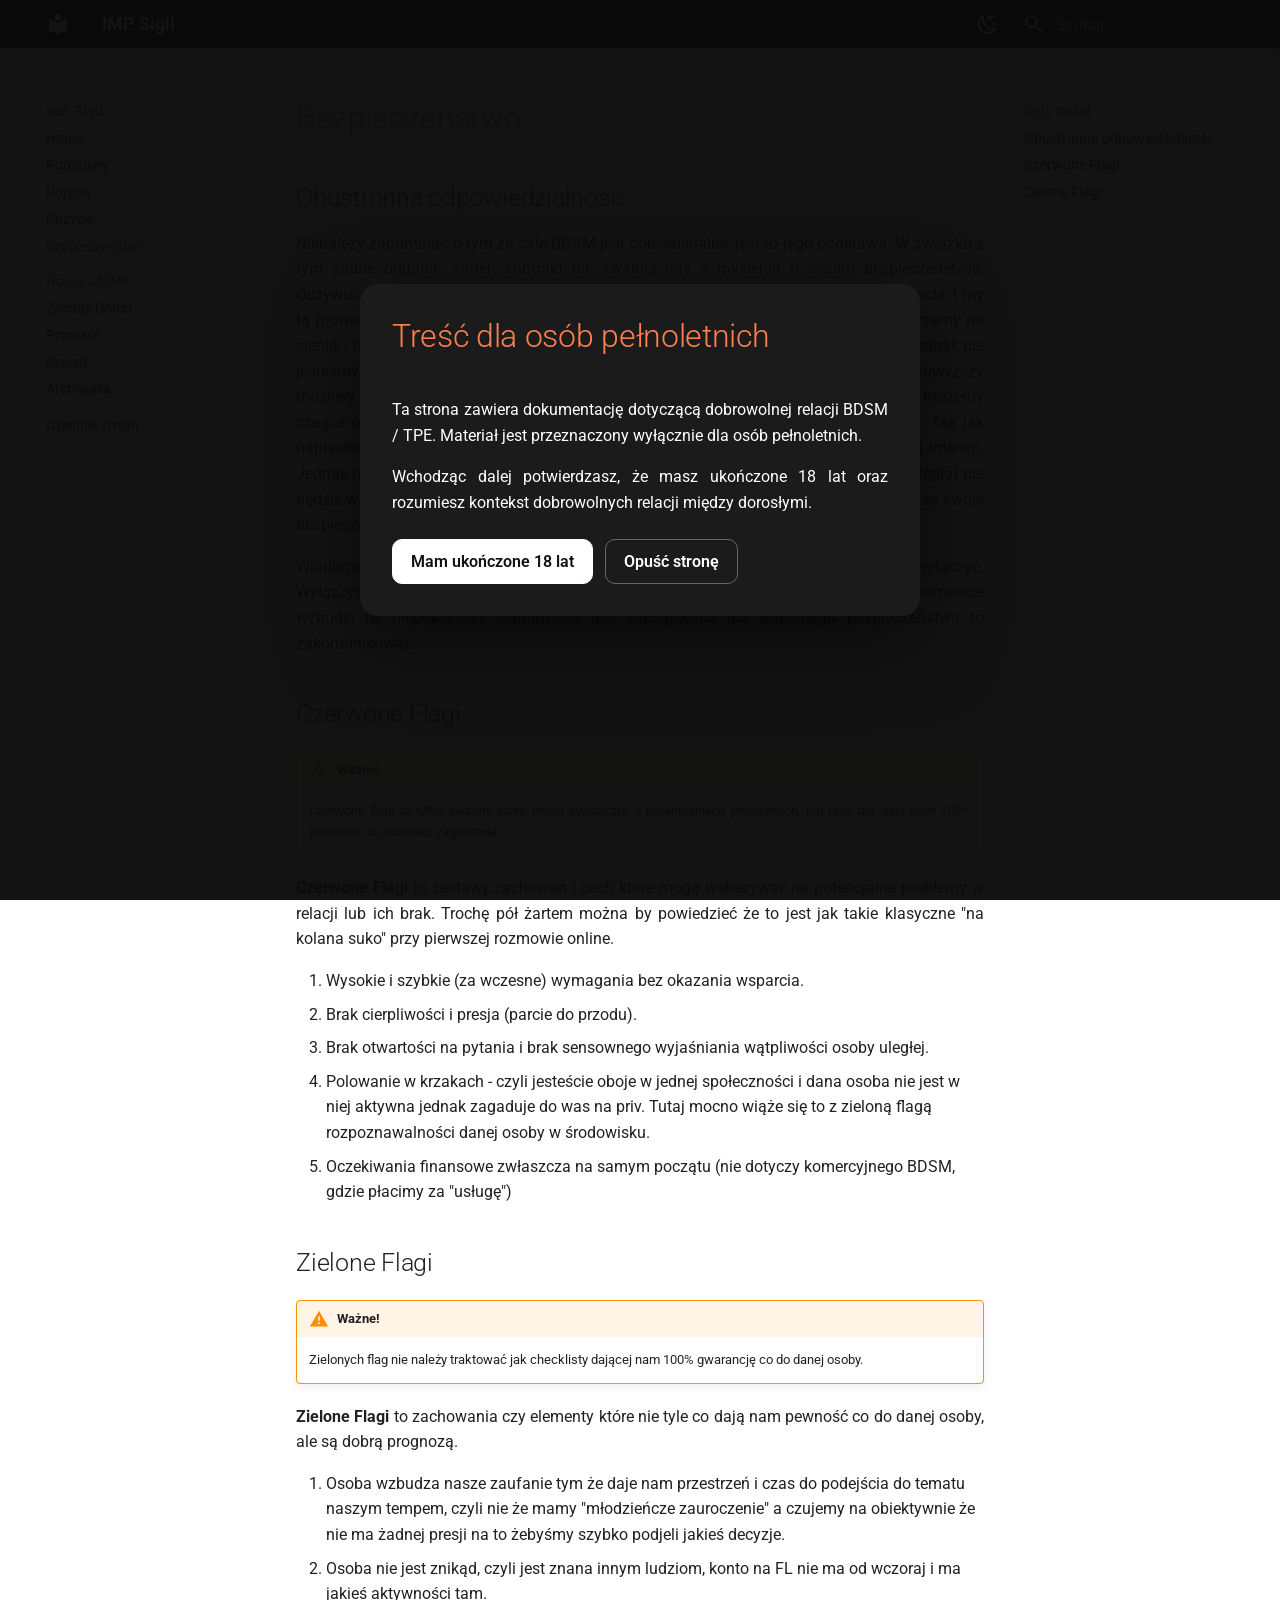
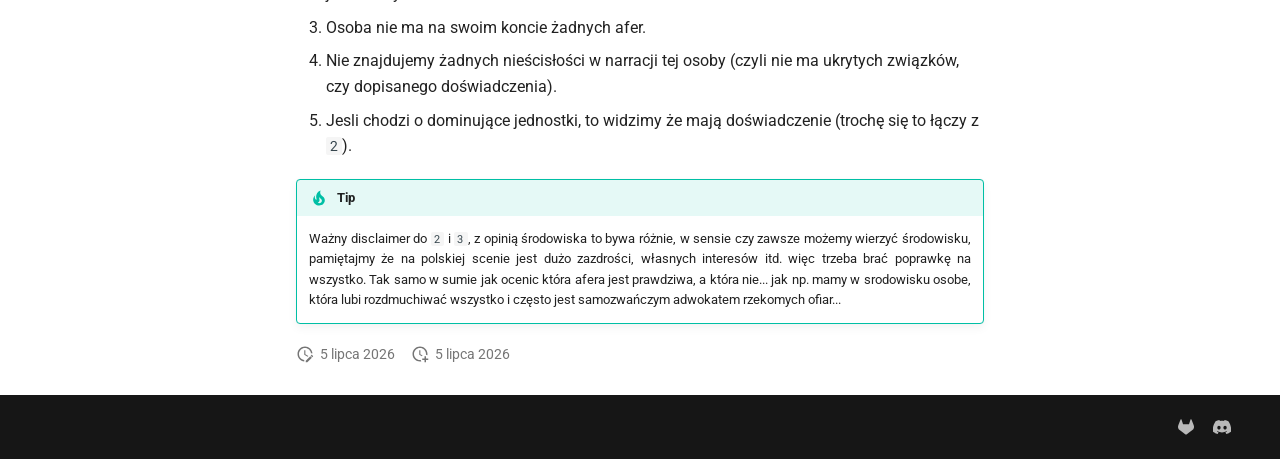
<file: bezpieczenstwo/index.html>
<!doctype html>
<html lang="pl" class="no-js">
  <head>
    
      <meta charset="utf-8">
      <meta name="viewport" content="width=device-width,initial-scale=1">
      
        <meta name="description" content="Book of IMP">
      
      
      
        <link rel="canonical" href="https://impsigil.github.io/bezpieczenstwo/">
      
      
        <link rel="prev" href="../pozycje/">
      
      
        <link rel="next" href="../manifest/">
      
      
        
      
      
      <link rel="icon" href="../assets/images/favicon.png">
      <meta name="generator" content="mkdocs-1.6.1, mkdocs-material-9.7.6">
    
    
      
        <title>Bezpieczeństwo - IMP Sigil</title>
      
    
    
      <link rel="stylesheet" href="../assets/stylesheets/main.484c7ddc.min.css">
      
        
        <link rel="stylesheet" href="../assets/stylesheets/palette.ab4e12ef.min.css">
      
      


    
    
      
    
    
      
        
        
        <link rel="preconnect" href="https://fonts.gstatic.com" crossorigin>
        <link rel="stylesheet" href="https://fonts.googleapis.com/css?family=Roboto:300,300i,400,400i,700,700i%7CRoboto+Mono:400,400i,700,700i&display=fallback">
        <style>:root{--md-text-font:"Roboto";--md-code-font:"Roboto Mono"}</style>
      
    
    
      <link rel="stylesheet" href="../assets/age-gate.css">
    
      <link rel="stylesheet" href="../assets/style.css">
    
    <script>__md_scope=new URL("..",location),__md_hash=e=>[...e].reduce(((e,_)=>(e<<5)-e+_.charCodeAt(0)),0),__md_get=(e,_=localStorage,t=__md_scope)=>JSON.parse(_.getItem(t.pathname+"."+e)),__md_set=(e,_,t=localStorage,a=__md_scope)=>{try{t.setItem(a.pathname+"."+e,JSON.stringify(_))}catch(e){}}</script>
    
      

    
    
  </head>
  
  
    
    
      
    
    
    
    
    <body dir="ltr" data-md-color-scheme="default" data-md-color-primary="black" data-md-color-accent="black">
  
    
    <input class="md-toggle" data-md-toggle="drawer" type="checkbox" id="__drawer" autocomplete="off">
    <input class="md-toggle" data-md-toggle="search" type="checkbox" id="__search" autocomplete="off">
    <label class="md-overlay" for="__drawer"></label>
    <div data-md-component="skip">
      
        
        <a href="#bezpieczenstwo" class="md-skip">
          Przejdź do treści
        </a>
      
    </div>
    <div data-md-component="announce">
      
    </div>
    
    
      

  

<header class="md-header md-header--shadow" data-md-component="header">
  <nav class="md-header__inner md-grid" aria-label="Nagłówek">
    <a href=".." title="IMP Sigil" class="md-header__button md-logo" aria-label="IMP Sigil" data-md-component="logo">
      
  
  <svg xmlns="http://www.w3.org/2000/svg" viewBox="0 0 24 24"><path d="M12 8a3 3 0 0 0 3-3 3 3 0 0 0-3-3 3 3 0 0 0-3 3 3 3 0 0 0 3 3m0 3.54C9.64 9.35 6.5 8 3 8v11c3.5 0 6.64 1.35 9 3.54 2.36-2.19 5.5-3.54 9-3.54V8c-3.5 0-6.64 1.35-9 3.54"/></svg>

    </a>
    <label class="md-header__button md-icon" for="__drawer">
      
      <svg xmlns="http://www.w3.org/2000/svg" viewBox="0 0 24 24"><path d="M3 6h18v2H3zm0 5h18v2H3zm0 5h18v2H3z"/></svg>
    </label>
    <div class="md-header__title" data-md-component="header-title">
      <div class="md-header__ellipsis">
        <div class="md-header__topic">
          <span class="md-ellipsis">
            IMP Sigil
          </span>
        </div>
        <div class="md-header__topic" data-md-component="header-topic">
          <span class="md-ellipsis">
            
              Bezpieczeństwo
            
          </span>
        </div>
      </div>
    </div>
    
      
        <form class="md-header__option" data-md-component="palette">
  
    
    
    
    <input class="md-option" data-md-color-media="" data-md-color-scheme="default" data-md-color-primary="black" data-md-color-accent="black"  aria-label="Przełącz na tryb ciemny"  type="radio" name="__palette" id="__palette_0">
    
      <label class="md-header__button md-icon" title="Przełącz na tryb ciemny" for="__palette_1" hidden>
        <svg xmlns="http://www.w3.org/2000/svg" viewBox="0 0 24 24"><path d="m17.75 4.09-2.53 1.94.91 3.06-2.63-1.81-2.63 1.81.91-3.06-2.53-1.94L12.44 4l1.06-3 1.06 3zm3.5 6.91-1.64 1.25.59 1.98-1.7-1.17-1.7 1.17.59-1.98L15.75 11l2.06-.05L18.5 9l.69 1.95zm-2.28 4.95c.83-.08 1.72 1.1 1.19 1.85-.32.45-.66.87-1.08 1.27C15.17 23 8.84 23 4.94 19.07c-3.91-3.9-3.91-10.24 0-14.14.4-.4.82-.76 1.27-1.08.75-.53 1.93.36 1.85 1.19-.27 2.86.69 5.83 2.89 8.02a9.96 9.96 0 0 0 8.02 2.89m-1.64 2.02a12.08 12.08 0 0 1-7.8-3.47c-2.17-2.19-3.33-5-3.49-7.82-2.81 3.14-2.7 7.96.31 10.98 3.02 3.01 7.84 3.12 10.98.31"/></svg>
      </label>
    
  
    
    
    
    <input class="md-option" data-md-color-media="" data-md-color-scheme="slate" data-md-color-primary="black" data-md-color-accent="black"  aria-label="Przełącz na tryb jasny"  type="radio" name="__palette" id="__palette_1">
    
      <label class="md-header__button md-icon" title="Przełącz na tryb jasny" for="__palette_0" hidden>
        <svg xmlns="http://www.w3.org/2000/svg" viewBox="0 0 24 24"><path d="M12 7a5 5 0 0 1 5 5 5 5 0 0 1-5 5 5 5 0 0 1-5-5 5 5 0 0 1 5-5m0 2a3 3 0 0 0-3 3 3 3 0 0 0 3 3 3 3 0 0 0 3-3 3 3 0 0 0-3-3m0-7 2.39 3.42C13.65 5.15 12.84 5 12 5s-1.65.15-2.39.42zM3.34 7l4.16-.35A7.2 7.2 0 0 0 5.94 8.5c-.44.74-.69 1.5-.83 2.29zm.02 10 1.76-3.77a7.131 7.131 0 0 0 2.38 4.14zM20.65 7l-1.77 3.79a7.02 7.02 0 0 0-2.38-4.15zm-.01 10-4.14.36c.59-.51 1.12-1.14 1.54-1.86.42-.73.69-1.5.83-2.29zM12 22l-2.41-3.44c.74.27 1.55.44 2.41.44.82 0 1.63-.17 2.37-.44z"/></svg>
      </label>
    
  
</form>
      
    
    
      <script>var palette=__md_get("__palette");if(palette&&palette.color){if("(prefers-color-scheme)"===palette.color.media){var media=matchMedia("(prefers-color-scheme: light)"),input=document.querySelector(media.matches?"[data-md-color-media='(prefers-color-scheme: light)']":"[data-md-color-media='(prefers-color-scheme: dark)']");palette.color.media=input.getAttribute("data-md-color-media"),palette.color.scheme=input.getAttribute("data-md-color-scheme"),palette.color.primary=input.getAttribute("data-md-color-primary"),palette.color.accent=input.getAttribute("data-md-color-accent")}for(var[key,value]of Object.entries(palette.color))document.body.setAttribute("data-md-color-"+key,value)}</script>
    
    
    
      
      
        <label class="md-header__button md-icon" for="__search">
          
          <svg xmlns="http://www.w3.org/2000/svg" viewBox="0 0 24 24"><path d="M9.5 3A6.5 6.5 0 0 1 16 9.5c0 1.61-.59 3.09-1.56 4.23l.27.27h.79l5 5-1.5 1.5-5-5v-.79l-.27-.27A6.52 6.52 0 0 1 9.5 16 6.5 6.5 0 0 1 3 9.5 6.5 6.5 0 0 1 9.5 3m0 2C7 5 5 7 5 9.5S7 14 9.5 14 14 12 14 9.5 12 5 9.5 5"/></svg>
        </label>
        <div class="md-search" data-md-component="search" role="dialog">
  <label class="md-search__overlay" for="__search"></label>
  <div class="md-search__inner" role="search">
    <form class="md-search__form" name="search">
      <input type="text" class="md-search__input" name="query" aria-label="Szukaj" placeholder="Szukaj" autocapitalize="off" autocorrect="off" autocomplete="off" spellcheck="false" data-md-component="search-query" required>
      <label class="md-search__icon md-icon" for="__search">
        
        <svg xmlns="http://www.w3.org/2000/svg" viewBox="0 0 24 24"><path d="M9.5 3A6.5 6.5 0 0 1 16 9.5c0 1.61-.59 3.09-1.56 4.23l.27.27h.79l5 5-1.5 1.5-5-5v-.79l-.27-.27A6.52 6.52 0 0 1 9.5 16 6.5 6.5 0 0 1 3 9.5 6.5 6.5 0 0 1 9.5 3m0 2C7 5 5 7 5 9.5S7 14 9.5 14 14 12 14 9.5 12 5 9.5 5"/></svg>
        
        <svg xmlns="http://www.w3.org/2000/svg" viewBox="0 0 24 24"><path d="M20 11v2H8l5.5 5.5-1.42 1.42L4.16 12l7.92-7.92L13.5 5.5 8 11z"/></svg>
      </label>
      <nav class="md-search__options" aria-label="Szukaj">
        
        <button type="reset" class="md-search__icon md-icon" title="Wyczyść" aria-label="Wyczyść" tabindex="-1">
          
          <svg xmlns="http://www.w3.org/2000/svg" viewBox="0 0 24 24"><path d="M19 6.41 17.59 5 12 10.59 6.41 5 5 6.41 10.59 12 5 17.59 6.41 19 12 13.41 17.59 19 19 17.59 13.41 12z"/></svg>
        </button>
      </nav>
      
        <div class="md-search__suggest" data-md-component="search-suggest"></div>
      
    </form>
    <div class="md-search__output">
      <div class="md-search__scrollwrap" tabindex="0" data-md-scrollfix>
        <div class="md-search-result" data-md-component="search-result">
          <div class="md-search-result__meta">
            Inicjowanie wyszukiwania
          </div>
          <ol class="md-search-result__list" role="presentation"></ol>
        </div>
      </div>
    </div>
  </div>
</div>
      
    
    
  </nav>
  
</header>
    
    <div class="md-container" data-md-component="container">
      
      
        
          
        
      
      <main class="md-main" data-md-component="main">
        <div class="md-main__inner md-grid">
          
            
              
              <div class="md-sidebar md-sidebar--primary" data-md-component="sidebar" data-md-type="navigation" >
                <div class="md-sidebar__scrollwrap">
                  <div class="md-sidebar__inner">
                    



<nav class="md-nav md-nav--primary" aria-label="Nawigacja" data-md-level="0">
  <label class="md-nav__title" for="__drawer">
    <a href=".." title="IMP Sigil" class="md-nav__button md-logo" aria-label="IMP Sigil" data-md-component="logo">
      
  
  <svg xmlns="http://www.w3.org/2000/svg" viewBox="0 0 24 24"><path d="M12 8a3 3 0 0 0 3-3 3 3 0 0 0-3-3 3 3 0 0 0-3 3 3 3 0 0 0 3 3m0 3.54C9.64 9.35 6.5 8 3 8v11c3.5 0 6.64 1.35 9 3.54 2.36-2.19 5.5-3.54 9-3.54V8c-3.5 0-6.64 1.35-9 3.54"/></svg>

    </a>
    IMP Sigil
  </label>
  
  <ul class="md-nav__list" data-md-scrollfix>
    
      
      
  
  
  
  
    <li class="md-nav__item">
      <a href=".." class="md-nav__link">
        
  
  
  <span class="md-ellipsis">
    
  
    Home
  

    
  </span>
  
  

      </a>
    </li>
  

    
      
      
  
  
  
  
    <li class="md-nav__item">
      <a href="../podstawy/" class="md-nav__link">
        
  
  
  <span class="md-ellipsis">
    
  
    Podstawy
  

    
  </span>
  
  

      </a>
    </li>
  

    
      
      
  
  
  
  
    <li class="md-nav__item">
      <a href="../pojecia/" class="md-nav__link">
        
  
  
  <span class="md-ellipsis">
    
  
    Pojęcia
  

    
  </span>
  
  

      </a>
    </li>
  

    
      
      
  
  
  
  
    <li class="md-nav__item">
      <a href="../pozycje/" class="md-nav__link">
        
  
  
  <span class="md-ellipsis">
    
  
    Pozycje
  

    
  </span>
  
  

      </a>
    </li>
  

    
      
      
  
  
    
  
  
  
    <li class="md-nav__item md-nav__item--active">
      
      <input class="md-nav__toggle md-toggle" type="checkbox" id="__toc">
      
      
        
      
      
        <label class="md-nav__link md-nav__link--active" for="__toc">
          
  
  
  <span class="md-ellipsis">
    
  
    Bezpieczeństwo
  

    
  </span>
  
  

          <span class="md-nav__icon md-icon"></span>
        </label>
      
      <a href="./" class="md-nav__link md-nav__link--active">
        
  
  
  <span class="md-ellipsis">
    
  
    Bezpieczeństwo
  

    
  </span>
  
  

      </a>
      
        

<nav class="md-nav md-nav--secondary" aria-label="Spis treści">
  
  
  
    
  
  
    <label class="md-nav__title" for="__toc">
      <span class="md-nav__icon md-icon"></span>
      Spis treści
    </label>
    <ul class="md-nav__list" data-md-component="toc" data-md-scrollfix>
      
        <li class="md-nav__item">
  <a href="#obustronna_odpowiedzialnosc" class="md-nav__link">
    <span class="md-ellipsis">
      
        Obustronna odpowiedzialność
      
    </span>
  </a>
  
</li>
      
        <li class="md-nav__item">
  <a href="#czerwone_flagi" class="md-nav__link">
    <span class="md-ellipsis">
      
        Czerwone Flagi
      
    </span>
  </a>
  
</li>
      
        <li class="md-nav__item">
  <a href="#zielone_flagi" class="md-nav__link">
    <span class="md-ellipsis">
      
        Zielone Flagi
      
    </span>
  </a>
  
</li>
      
    </ul>
  
</nav>
      
    </li>
  

    
      
      
  
  
  
  
    
    
    
    
      
        
        
      
    
    
    <li class="md-nav__item md-nav__item--section md-nav__item--nested">
      
        
        
        <input class="md-nav__toggle md-toggle " type="checkbox" id="__nav_6" >
        
          
          <label class="md-nav__link" for="__nav_6" id="__nav_6_label" tabindex="">
            
  
  
  <span class="md-ellipsis">
    
  
    House of IMP
  

    
  </span>
  
  

            <span class="md-nav__icon md-icon"></span>
          </label>
        
        <nav class="md-nav" data-md-level="1" aria-labelledby="__nav_6_label" aria-expanded="false">
          <label class="md-nav__title" for="__nav_6">
            <span class="md-nav__icon md-icon"></span>
            
  
    House of IMP
  

          </label>
          <ul class="md-nav__list" data-md-scrollfix>
            
              
                
  
  
  
  
    <li class="md-nav__item">
      <a href="../manifest/" class="md-nav__link">
        
  
  
  <span class="md-ellipsis">
    
  
    Zasady Domu
  

    
  </span>
  
  

      </a>
    </li>
  

              
            
              
                
  
  
  
  
    <li class="md-nav__item">
      <a href="../protokol/" class="md-nav__link">
        
  
  
  <span class="md-ellipsis">
    
  
    Protokół
  

    
  </span>
  
  

      </a>
    </li>
  

              
            
              
                
  
  
  
  
    <li class="md-nav__item">
      <a href="../log/" class="md-nav__link">
        
  
  
  <span class="md-ellipsis">
    
  
    Rejestr
  

    
  </span>
  
  

      </a>
    </li>
  

              
            
              
                
  
  
  
  
    <li class="md-nav__item">
      <a href="../archiwum/" class="md-nav__link">
        
  
  
  <span class="md-ellipsis">
    
  
    Archiwalia
  

    
  </span>
  
  

      </a>
    </li>
  

              
            
          </ul>
        </nav>
      
    </li>
  

    
      
      
  
  
  
  
    <li class="md-nav__item">
      <a href="../changelog/" class="md-nav__link">
        
  
  
  <span class="md-ellipsis">
    
  
    Dziennik zmian
  

    
  </span>
  
  

      </a>
    </li>
  

    
  </ul>
</nav>
                  </div>
                </div>
              </div>
            
            
              
              <div class="md-sidebar md-sidebar--secondary" data-md-component="sidebar" data-md-type="toc" >
                <div class="md-sidebar__scrollwrap">
                  <div class="md-sidebar__inner">
                    

<nav class="md-nav md-nav--secondary" aria-label="Spis treści">
  
  
  
    
  
  
    <label class="md-nav__title" for="__toc">
      <span class="md-nav__icon md-icon"></span>
      Spis treści
    </label>
    <ul class="md-nav__list" data-md-component="toc" data-md-scrollfix>
      
        <li class="md-nav__item">
  <a href="#obustronna_odpowiedzialnosc" class="md-nav__link">
    <span class="md-ellipsis">
      
        Obustronna odpowiedzialność
      
    </span>
  </a>
  
</li>
      
        <li class="md-nav__item">
  <a href="#czerwone_flagi" class="md-nav__link">
    <span class="md-ellipsis">
      
        Czerwone Flagi
      
    </span>
  </a>
  
</li>
      
        <li class="md-nav__item">
  <a href="#zielone_flagi" class="md-nav__link">
    <span class="md-ellipsis">
      
        Zielone Flagi
      
    </span>
  </a>
  
</li>
      
    </ul>
  
</nav>
                  </div>
                </div>
              </div>
            
          
          
            <div class="md-content" data-md-component="content">
              
              <article class="md-content__inner md-typeset">
                
  <div id="age-gate" class="age-gate" aria-hidden="false">
    <div class="age-gate__box" role="dialog" aria-modal="true" aria-labelledby="age-gate-title">
      <h1 id="age-gate-title">Treść dla osób pełnoletnich</h1>

      <p>
        Ta strona zawiera dokumentację dotyczącą dobrowolnej relacji BDSM / TPE.
        Materiał jest przeznaczony wyłącznie dla osób pełnoletnich.
      </p>

      <p>
        Wchodząc dalej potwierdzasz, że masz ukończone 18 lat oraz rozumiesz
        kontekst dobrowolnych relacji między dorosłymi.
      </p>

      <div class="age-gate__actions">
        <button id="age-gate-accept" class="age-gate__button age-gate__button--primary">
          Mam ukończone 18 lat
        </button>

        <button id="age-gate-reject" class="age-gate__button">
          Opuść stronę
        </button>
      </div>
    </div>
  </div>

  
                  



<h1 id="bezpieczenstwo">Bezpieczeństwo<a class="headerlink" href="#bezpieczenstwo" title="Permanent link">#</a></h1>
<h2 id="obustronna_odpowiedzialnosc">Obustronna odpowiedzialność<a class="headerlink" href="#obustronna_odpowiedzialnosc" title="Permanent link">#</a></h2>
<p>Nienależy zapominać o tym że całe BDSM jest consensualne, jest to jego podstawa. W związku z tym żadne oddanie, żaden kontrakt nie zwalnia nas z myślenia o swoim bezpieczeństwie. Oczywiście mówi się o tym że to osoba dominująca odpowiada ze swoje uległe, oczywiście. I my tą (poważnie podchodzący) bierzemy tą odpowiedzialność na siebie. Tylko że my to bierzemy na siebie, i realizujemy to w zakresie jaki my rozumiemy poprzez bezpieczeństwo uległej. Jednak nie jesteśmy osobami wszechwiedzącymi, nie siedzimy w głowach itd. Więc nawet najwyższy możliwy poziom uważności w kierunku bezpieczeństwa uległej nie oznacza że nie możemy czegoś przeoczyć, albo nie może się zadziać coś przypadkowego i niekontrolowanego. Tak jak napisałem robimy to z wszelką dostępną nam wiedzą i doświadczeniem, w najlepszej intencji. Jednak nie jest to 100% gwarancja że np. nasza ocena sytuacji (również tego co czuje uległa) nie będzie w jakimś momencie błędna. Dlatego tak czy tak obie strony zawsze odpowiadają za swoje bezpieczeństwo.</p>
<p>Wiadomo że podczas sceny, zwłaszcza intensywnej, uległa chciałaby się trochę wyłączyć. Wyłączyć myślenię i kontrolę. Ma do tego prawo, jeśli jednak cokolwiek w pewnym momencie wzbudzi jej niepokój czy wątpliwości jest zobligowana dla wspólnego bezpieczeństwa to zakomunikować.</p>
<h2 id="czerwone_flagi">Czerwone Flagi<a class="headerlink" href="#czerwone_flagi" title="Permanent link">#</a></h2>
<div class="admonition warning">
<p class="admonition-title">Ważne!</p>
<p>Czerwone flagi to tylko sygnały które mogą świadczyć o potencjalnych problemach, ich brak nie daje nam 100% pewności co do braku zagrożenia.</p>
</div>
<p><strong>Czerwone Flagi</strong> to zestawy zachowań i cech które mogą wskazywać na potencjalne problemy w relacji lub ich brak. Trochę pół żartem można by powiedzieć że to jest jak takie klasyczne "na kolana suko" przy pierwszej rozmowie online.</p>
<ol>
<li>Wysokie i szybkie (za wczesne) wymagania bez okazania wsparcia.</li>
<li>Brak cierpliwości i presja (parcie do przodu).</li>
<li>Brak otwartości na pytania i brak sensownego wyjaśniania wątpliwości osoby uległej.</li>
<li>Polowanie w krzakach - czyli jesteście oboje w jednej społeczności i dana osoba nie jest w niej aktywna jednak zagaduje do was na priv. Tutaj mocno wiąże się to z zieloną flagą rozpoznawalności danej osoby w środowisku.</li>
<li>Oczekiwania finansowe zwłaszcza na samym początu (nie dotyczy komercyjnego BDSM, gdzie płacimy za "usługę")</li>
</ol>
<h2 id="zielone_flagi">Zielone Flagi<a class="headerlink" href="#zielone_flagi" title="Permanent link">#</a></h2>
<div class="admonition warning">
<p class="admonition-title">Ważne!</p>
<p>Zielonych flag nie należy traktować jak checklisty dającej nam 100% gwarancję co do danej osoby.</p>
</div>
<p><strong>Zielone Flagi</strong> to zachowania czy elementy które nie tyle co dają nam pewność co do danej osoby, ale są dobrą prognozą.</p>
<ol>
<li>Osoba wzbudza nasze zaufanie tym że daje nam przestrzeń i czas do podejścia do tematu naszym tempem, czyli nie że mamy "młodzieńcze zauroczenie" a czujemy na obiektywnie że nie ma żadnej presji na to żebyśmy szybko podjeli jakieś decyzje.</li>
<li>Osoba nie jest znikąd, czyli jest znana innym ludziom, konto na FL nie ma od wczoraj i ma jakieś aktywności tam.</li>
<li>Osoba nie ma na swoim koncie żadnych afer.</li>
<li>Nie znajdujemy żadnych nieścisłości w narracji tej osoby (czyli nie ma ukrytych związków, czy dopisanego doświadczenia).</li>
<li>Jesli chodzi o dominujące jednostki, to widzimy że mają doświadczenie (trochę się to łączy z <code>2</code>).</li>
</ol>
<div class="admonition tip">
<p class="admonition-title">Tip</p>
<p>Ważny disclaimer do <code>2</code> i <code>3</code>, z opinią środowiska to bywa różnie, w sensie czy zawsze możemy wierzyć środowisku, pamiętajmy że na polskiej scenie jest dużo zazdrości, własnych interesów itd. więc trzeba brać poprawkę na wszystko. Tak samo w sumie jak ocenic która afera jest prawdziwa, a która nie... jak np. mamy w srodowisku osobe, która lubi rozdmuchiwać wszystko i często jest samozwańczym adwokatem rzekomych ofiar... </p>
</div>







  
    
  
  
    
  


  <aside class="md-source-file">
    
      
  <span class="md-source-file__fact">
    <span class="md-icon" title="Ostatnia aktualizacja">
      <svg xmlns="http://www.w3.org/2000/svg" viewBox="0 0 24 24"><path d="M21 13.1c-.1 0-.3.1-.4.2l-1 1 2.1 2.1 1-1c.2-.2.2-.6 0-.8l-1.3-1.3c-.1-.1-.2-.2-.4-.2m-1.9 1.8-6.1 6V23h2.1l6.1-6.1zM12.5 7v5.2l4 2.4-1 1L11 13V7zM11 21.9c-5.1-.5-9-4.8-9-9.9C2 6.5 6.5 2 12 2c5.3 0 9.6 4.1 10 9.3-.3-.1-.6-.2-1-.2s-.7.1-1 .2C19.6 7.2 16.2 4 12 4c-4.4 0-8 3.6-8 8 0 4.1 3.1 7.5 7.1 7.9l-.1.2z"/></svg>
    </span>
    <span class="git-revision-date-localized-plugin git-revision-date-localized-plugin-date" title="5 lipca 2026 16:56:49 UTC">5 lipca 2026</span>
  </span>

    
    
      
  <span class="md-source-file__fact">
    <span class="md-icon" title="Utworzony">
      <svg xmlns="http://www.w3.org/2000/svg" viewBox="0 0 24 24"><path d="M14.47 15.08 11 13V7h1.5v5.25l3.08 1.83c-.41.28-.79.62-1.11 1m-1.39 4.84c-.36.05-.71.08-1.08.08-4.42 0-8-3.58-8-8s3.58-8 8-8 8 3.58 8 8c0 .37-.03.72-.08 1.08.69.1 1.33.32 1.92.64.1-.56.16-1.13.16-1.72 0-5.5-4.5-10-10-10S2 6.5 2 12s4.47 10 10 10c.59 0 1.16-.06 1.72-.16-.32-.59-.54-1.23-.64-1.92M18 15v3h-3v2h3v3h2v-3h3v-2h-3v-3z"/></svg>
    </span>
    <span class="git-revision-date-localized-plugin git-revision-date-localized-plugin-date" title="5 lipca 2026 16:56:49 UTC">5 lipca 2026</span>
  </span>

    
    
    
  </aside>





                

              </article>
            </div>
          
          
<script>var target=document.getElementById(location.hash.slice(1));target&&target.name&&(target.checked=target.name.startsWith("__tabbed_"))</script>
        </div>
        
          <button type="button" class="md-top md-icon" data-md-component="top" hidden>
  
  <svg xmlns="http://www.w3.org/2000/svg" viewBox="0 0 24 24"><path d="M13 20h-2V8l-5.5 5.5-1.42-1.42L12 4.16l7.92 7.92-1.42 1.42L13 8z"/></svg>
  Powrót do góry
</button>
        
      </main>
      
        <footer class="md-footer">
  
  <div class="md-footer-meta md-typeset">
    <div class="md-footer-meta__inner md-grid">
      <div class="md-copyright">
  
  
</div>
      
        
<div class="md-social">
  
    
    
    
    
      
      
    
    <a href="https://fetlife.com/I-M-P" target="_blank" rel="noopener" title="fetlife.com" class="md-social__link">
      <svg xmlns="http://www.w3.org/2000/svg" viewBox="0 0 512 512"><!--! Font Awesome Free 7.1.0 by @fontawesome - https://fontawesome.com License - https://fontawesome.com/license/free (Icons: CC BY 4.0, Fonts: SIL OFL 1.1, Code: MIT License) Copyright 2025 Fonticons, Inc.--><path d="m504 204.6-.7-1.8L433.6 21c-1.4-3.6-3.9-6.6-7.2-8.6-2.4-1.6-5.1-2.5-8-2.8s-5.7.1-8.4 1.1-5.1 2.7-7.1 4.8c-1.9 2.1-3.3 4.7-4.1 7.4l-47 144H161.3l-47.1-144c-.8-2.8-2.2-5.3-4.1-7.4-2-2.1-4.4-3.7-7.1-4.8-2.6-1-5.5-1.4-8.4-1.1s-5.6 1.2-8 2.8c-3.2 2-5.8 5.1-7.2 8.6L9.8 202.8l-.8 1.8c-10 26.2-11.3 55-3.5 82 7.7 26.9 24 50.7 46.4 67.6l.3.2.6.4 106 79.5c38.5 29.1 66.7 50.3 84.6 63.9 3.7 1.9 8.3 4.3 13 4.3s9.3-2.4 13-4.3c17.9-13.5 46.1-34.9 84.6-63.9l106.7-79.9.3-.3c22.4-16.9 38.7-40.6 45.6-67.5 8.6-27 7.4-55.8-2.6-82"/></svg>
    </a>
  
    
    
    
    
      
      
    
    <a href="https://discord.com/users/694867336179613756" target="_blank" rel="noopener" title="discord.com" class="md-social__link">
      <svg xmlns="http://www.w3.org/2000/svg" viewBox="0 0 576 512"><!--! Font Awesome Free 7.1.0 by @fontawesome - https://fontawesome.com License - https://fontawesome.com/license/free (Icons: CC BY 4.0, Fonts: SIL OFL 1.1, Code: MIT License) Copyright 2025 Fonticons, Inc.--><path d="M492.5 69.8c-.2-.3-.4-.6-.8-.7-38.1-17.5-78.4-30-119.7-37.1-.4-.1-.8 0-1.1.1s-.6.4-.8.8c-5.5 9.9-10.5 20.2-14.9 30.6-44.6-6.8-89.9-6.8-134.4 0-4.5-10.5-9.5-20.7-15.1-30.6-.2-.3-.5-.6-.8-.8s-.7-.2-1.1-.2C162.5 39 122.2 51.5 84.1 69c-.3.1-.6.4-.8.7C7.1 183.5-13.8 294.6-3.6 404.2c0 .3.1.5.2.8s.3.4.5.6c44.4 32.9 94 58 146.8 74.2.4.1.8.1 1.1 0s.7-.4.9-.7c11.3-15.4 21.4-31.8 30-48.8.1-.2.2-.5.2-.8s0-.5-.1-.8-.2-.5-.4-.6-.4-.3-.7-.4c-15.8-6.1-31.2-13.4-45.9-21.9-.3-.2-.5-.4-.7-.6s-.3-.6-.3-.9 0-.6.2-.9.3-.5.6-.7c3.1-2.3 6.2-4.7 9.1-7.1.3-.2.6-.4.9-.4s.7 0 1 .1c96.2 43.9 200.4 43.9 295.5 0 .3-.1.7-.2 1-.2s.7.2.9.4c2.9 2.4 6 4.9 9.1 7.2.2.2.4.4.6.7s.2.6.2.9-.1.6-.3.9-.4.5-.6.6c-14.7 8.6-30 15.9-45.9 21.8-.2.1-.5.2-.7.4s-.3.4-.4.7-.1.5-.1.8.1.5.2.8c8.8 17 18.8 33.3 30 48.8.2.3.6.6.9.7s.8.1 1.1 0c52.9-16.2 102.6-41.3 147.1-74.2.2-.2.4-.4.5-.6s.2-.5.2-.8c12.3-126.8-20.5-236.9-86.9-334.5zm-302 267.7c-29 0-52.8-26.6-52.8-59.2s23.4-59.2 52.8-59.2c29.7 0 53.3 26.8 52.8 59.2 0 32.7-23.4 59.2-52.8 59.2m195.4 0c-29 0-52.8-26.6-52.8-59.2s23.4-59.2 52.8-59.2c29.7 0 53.3 26.8 52.8 59.2 0 32.7-23.2 59.2-52.8 59.2"/></svg>
    </a>
  
</div>
      
    </div>
  </div>
</footer>
      
    </div>
    <div class="md-dialog" data-md-component="dialog">
      <div class="md-dialog__inner md-typeset"></div>
    </div>
    
    
    
      
      
      <script id="__config" type="application/json">{"annotate": null, "base": "..", "features": ["navigation.sections", "navigation.top", "search.suggest", "search.highlight", "search.suggest", "content.code.copy"], "search": "../assets/javascripts/workers/search.2c215733.min.js", "tags": null, "translations": {"clipboard.copied": "Skopiowano do schowka", "clipboard.copy": "Kopiuj do schowka", "search.result.more.one": "1 wi\u0119cej na tej stronie", "search.result.more.other": "# wi\u0119cej na tej stronie", "search.result.none": "Brak wynik\u00f3w wyszukiwania", "search.result.one": "Wyniki wyszukiwania: 1", "search.result.other": "Wyniki wyszukiwania: #", "search.result.placeholder": "Zacznij pisa\u0107, aby szuka\u0107", "search.result.term.missing": "Brak", "select.version": "Wybierz wersj\u0119"}, "version": null}</script>
    
    
      <script src="../assets/javascripts/bundle.79ae519e.min.js"></script>
      
        <script src="../assets/age-gate.js"></script>
      
    
  </body>
</html>
</file>
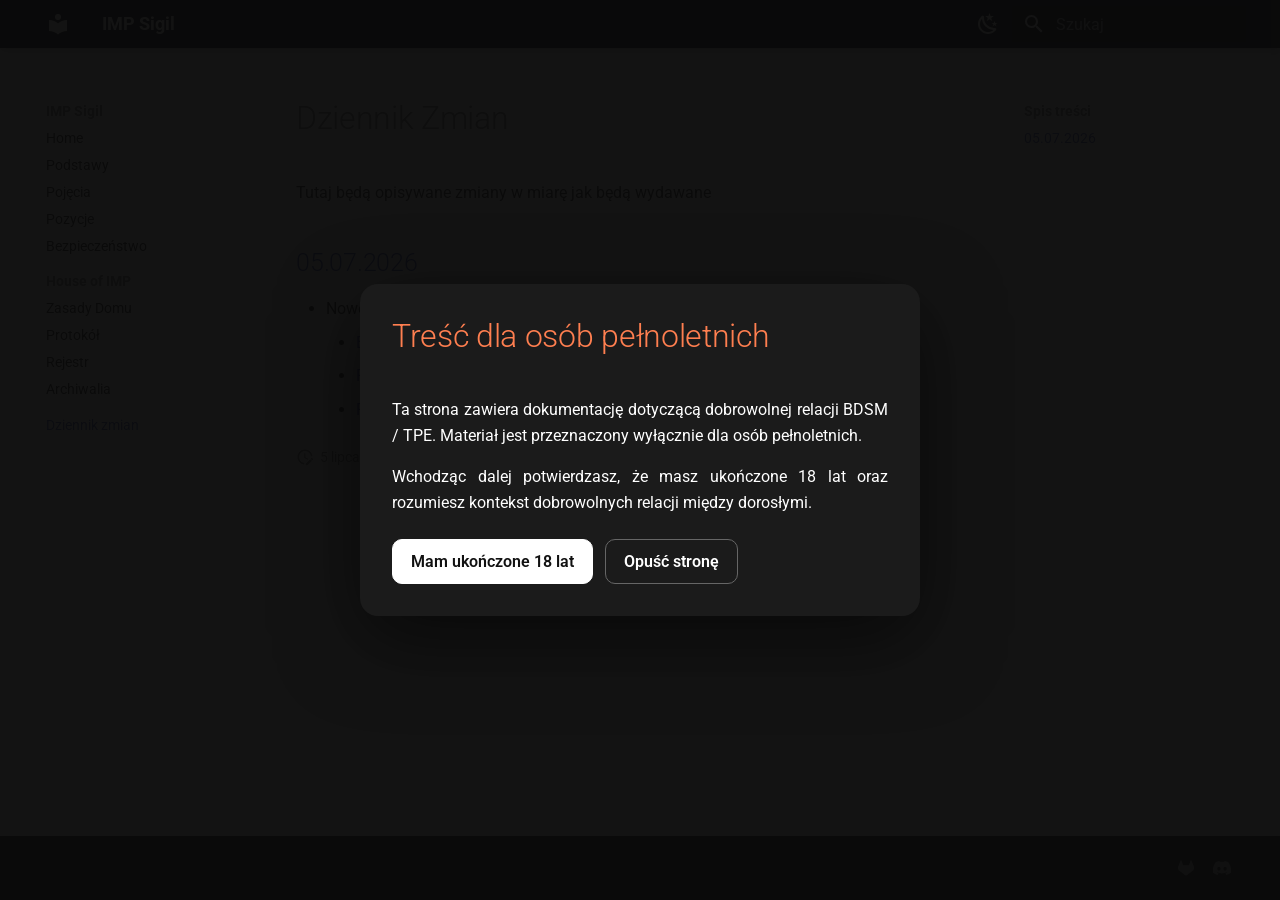
<file: changelog/index.html>
<!doctype html>
<html lang="pl" class="no-js">
  <head>
    
      <meta charset="utf-8">
      <meta name="viewport" content="width=device-width,initial-scale=1">
      
        <meta name="description" content="Book of IMP">
      
      
      
        <link rel="canonical" href="https://impsigil.github.io/changelog/">
      
      
        <link rel="prev" href="../archiwum/">
      
      
      
        
      
      
      <link rel="icon" href="../assets/images/favicon.png">
      <meta name="generator" content="mkdocs-1.6.1, mkdocs-material-9.7.6">
    
    
      
        <title>Dziennik zmian - IMP Sigil</title>
      
    
    
      <link rel="stylesheet" href="../assets/stylesheets/main.484c7ddc.min.css">
      
        
        <link rel="stylesheet" href="../assets/stylesheets/palette.ab4e12ef.min.css">
      
      


    
    
      
    
    
      
        
        
        <link rel="preconnect" href="https://fonts.gstatic.com" crossorigin>
        <link rel="stylesheet" href="https://fonts.googleapis.com/css?family=Roboto:300,300i,400,400i,700,700i%7CRoboto+Mono:400,400i,700,700i&display=fallback">
        <style>:root{--md-text-font:"Roboto";--md-code-font:"Roboto Mono"}</style>
      
    
    
      <link rel="stylesheet" href="../assets/age-gate.css">
    
      <link rel="stylesheet" href="../assets/style.css">
    
    <script>__md_scope=new URL("..",location),__md_hash=e=>[...e].reduce(((e,_)=>(e<<5)-e+_.charCodeAt(0)),0),__md_get=(e,_=localStorage,t=__md_scope)=>JSON.parse(_.getItem(t.pathname+"."+e)),__md_set=(e,_,t=localStorage,a=__md_scope)=>{try{t.setItem(a.pathname+"."+e,JSON.stringify(_))}catch(e){}}</script>
    
      

    
    
  </head>
  
  
    
    
      
    
    
    
    
    <body dir="ltr" data-md-color-scheme="default" data-md-color-primary="black" data-md-color-accent="black">
  
    
    <input class="md-toggle" data-md-toggle="drawer" type="checkbox" id="__drawer" autocomplete="off">
    <input class="md-toggle" data-md-toggle="search" type="checkbox" id="__search" autocomplete="off">
    <label class="md-overlay" for="__drawer"></label>
    <div data-md-component="skip">
      
        
        <a href="#dziennik_zmian" class="md-skip">
          Przejdź do treści
        </a>
      
    </div>
    <div data-md-component="announce">
      
    </div>
    
    
      

  

<header class="md-header md-header--shadow" data-md-component="header">
  <nav class="md-header__inner md-grid" aria-label="Nagłówek">
    <a href=".." title="IMP Sigil" class="md-header__button md-logo" aria-label="IMP Sigil" data-md-component="logo">
      
  
  <svg xmlns="http://www.w3.org/2000/svg" viewBox="0 0 24 24"><path d="M12 8a3 3 0 0 0 3-3 3 3 0 0 0-3-3 3 3 0 0 0-3 3 3 3 0 0 0 3 3m0 3.54C9.64 9.35 6.5 8 3 8v11c3.5 0 6.64 1.35 9 3.54 2.36-2.19 5.5-3.54 9-3.54V8c-3.5 0-6.64 1.35-9 3.54"/></svg>

    </a>
    <label class="md-header__button md-icon" for="__drawer">
      
      <svg xmlns="http://www.w3.org/2000/svg" viewBox="0 0 24 24"><path d="M3 6h18v2H3zm0 5h18v2H3zm0 5h18v2H3z"/></svg>
    </label>
    <div class="md-header__title" data-md-component="header-title">
      <div class="md-header__ellipsis">
        <div class="md-header__topic">
          <span class="md-ellipsis">
            IMP Sigil
          </span>
        </div>
        <div class="md-header__topic" data-md-component="header-topic">
          <span class="md-ellipsis">
            
              Dziennik zmian
            
          </span>
        </div>
      </div>
    </div>
    
      
        <form class="md-header__option" data-md-component="palette">
  
    
    
    
    <input class="md-option" data-md-color-media="" data-md-color-scheme="default" data-md-color-primary="black" data-md-color-accent="black"  aria-label="Przełącz na tryb ciemny"  type="radio" name="__palette" id="__palette_0">
    
      <label class="md-header__button md-icon" title="Przełącz na tryb ciemny" for="__palette_1" hidden>
        <svg xmlns="http://www.w3.org/2000/svg" viewBox="0 0 24 24"><path d="m17.75 4.09-2.53 1.94.91 3.06-2.63-1.81-2.63 1.81.91-3.06-2.53-1.94L12.44 4l1.06-3 1.06 3zm3.5 6.91-1.64 1.25.59 1.98-1.7-1.17-1.7 1.17.59-1.98L15.75 11l2.06-.05L18.5 9l.69 1.95zm-2.28 4.95c.83-.08 1.72 1.1 1.19 1.85-.32.45-.66.87-1.08 1.27C15.17 23 8.84 23 4.94 19.07c-3.91-3.9-3.91-10.24 0-14.14.4-.4.82-.76 1.27-1.08.75-.53 1.93.36 1.85 1.19-.27 2.86.69 5.83 2.89 8.02a9.96 9.96 0 0 0 8.02 2.89m-1.64 2.02a12.08 12.08 0 0 1-7.8-3.47c-2.17-2.19-3.33-5-3.49-7.82-2.81 3.14-2.7 7.96.31 10.98 3.02 3.01 7.84 3.12 10.98.31"/></svg>
      </label>
    
  
    
    
    
    <input class="md-option" data-md-color-media="" data-md-color-scheme="slate" data-md-color-primary="black" data-md-color-accent="black"  aria-label="Przełącz na tryb jasny"  type="radio" name="__palette" id="__palette_1">
    
      <label class="md-header__button md-icon" title="Przełącz na tryb jasny" for="__palette_0" hidden>
        <svg xmlns="http://www.w3.org/2000/svg" viewBox="0 0 24 24"><path d="M12 7a5 5 0 0 1 5 5 5 5 0 0 1-5 5 5 5 0 0 1-5-5 5 5 0 0 1 5-5m0 2a3 3 0 0 0-3 3 3 3 0 0 0 3 3 3 3 0 0 0 3-3 3 3 0 0 0-3-3m0-7 2.39 3.42C13.65 5.15 12.84 5 12 5s-1.65.15-2.39.42zM3.34 7l4.16-.35A7.2 7.2 0 0 0 5.94 8.5c-.44.74-.69 1.5-.83 2.29zm.02 10 1.76-3.77a7.131 7.131 0 0 0 2.38 4.14zM20.65 7l-1.77 3.79a7.02 7.02 0 0 0-2.38-4.15zm-.01 10-4.14.36c.59-.51 1.12-1.14 1.54-1.86.42-.73.69-1.5.83-2.29zM12 22l-2.41-3.44c.74.27 1.55.44 2.41.44.82 0 1.63-.17 2.37-.44z"/></svg>
      </label>
    
  
</form>
      
    
    
      <script>var palette=__md_get("__palette");if(palette&&palette.color){if("(prefers-color-scheme)"===palette.color.media){var media=matchMedia("(prefers-color-scheme: light)"),input=document.querySelector(media.matches?"[data-md-color-media='(prefers-color-scheme: light)']":"[data-md-color-media='(prefers-color-scheme: dark)']");palette.color.media=input.getAttribute("data-md-color-media"),palette.color.scheme=input.getAttribute("data-md-color-scheme"),palette.color.primary=input.getAttribute("data-md-color-primary"),palette.color.accent=input.getAttribute("data-md-color-accent")}for(var[key,value]of Object.entries(palette.color))document.body.setAttribute("data-md-color-"+key,value)}</script>
    
    
    
      
      
        <label class="md-header__button md-icon" for="__search">
          
          <svg xmlns="http://www.w3.org/2000/svg" viewBox="0 0 24 24"><path d="M9.5 3A6.5 6.5 0 0 1 16 9.5c0 1.61-.59 3.09-1.56 4.23l.27.27h.79l5 5-1.5 1.5-5-5v-.79l-.27-.27A6.52 6.52 0 0 1 9.5 16 6.5 6.5 0 0 1 3 9.5 6.5 6.5 0 0 1 9.5 3m0 2C7 5 5 7 5 9.5S7 14 9.5 14 14 12 14 9.5 12 5 9.5 5"/></svg>
        </label>
        <div class="md-search" data-md-component="search" role="dialog">
  <label class="md-search__overlay" for="__search"></label>
  <div class="md-search__inner" role="search">
    <form class="md-search__form" name="search">
      <input type="text" class="md-search__input" name="query" aria-label="Szukaj" placeholder="Szukaj" autocapitalize="off" autocorrect="off" autocomplete="off" spellcheck="false" data-md-component="search-query" required>
      <label class="md-search__icon md-icon" for="__search">
        
        <svg xmlns="http://www.w3.org/2000/svg" viewBox="0 0 24 24"><path d="M9.5 3A6.5 6.5 0 0 1 16 9.5c0 1.61-.59 3.09-1.56 4.23l.27.27h.79l5 5-1.5 1.5-5-5v-.79l-.27-.27A6.52 6.52 0 0 1 9.5 16 6.5 6.5 0 0 1 3 9.5 6.5 6.5 0 0 1 9.5 3m0 2C7 5 5 7 5 9.5S7 14 9.5 14 14 12 14 9.5 12 5 9.5 5"/></svg>
        
        <svg xmlns="http://www.w3.org/2000/svg" viewBox="0 0 24 24"><path d="M20 11v2H8l5.5 5.5-1.42 1.42L4.16 12l7.92-7.92L13.5 5.5 8 11z"/></svg>
      </label>
      <nav class="md-search__options" aria-label="Szukaj">
        
        <button type="reset" class="md-search__icon md-icon" title="Wyczyść" aria-label="Wyczyść" tabindex="-1">
          
          <svg xmlns="http://www.w3.org/2000/svg" viewBox="0 0 24 24"><path d="M19 6.41 17.59 5 12 10.59 6.41 5 5 6.41 10.59 12 5 17.59 6.41 19 12 13.41 17.59 19 19 17.59 13.41 12z"/></svg>
        </button>
      </nav>
      
        <div class="md-search__suggest" data-md-component="search-suggest"></div>
      
    </form>
    <div class="md-search__output">
      <div class="md-search__scrollwrap" tabindex="0" data-md-scrollfix>
        <div class="md-search-result" data-md-component="search-result">
          <div class="md-search-result__meta">
            Inicjowanie wyszukiwania
          </div>
          <ol class="md-search-result__list" role="presentation"></ol>
        </div>
      </div>
    </div>
  </div>
</div>
      
    
    
  </nav>
  
</header>
    
    <div class="md-container" data-md-component="container">
      
      
        
          
        
      
      <main class="md-main" data-md-component="main">
        <div class="md-main__inner md-grid">
          
            
              
              <div class="md-sidebar md-sidebar--primary" data-md-component="sidebar" data-md-type="navigation" >
                <div class="md-sidebar__scrollwrap">
                  <div class="md-sidebar__inner">
                    



<nav class="md-nav md-nav--primary" aria-label="Nawigacja" data-md-level="0">
  <label class="md-nav__title" for="__drawer">
    <a href=".." title="IMP Sigil" class="md-nav__button md-logo" aria-label="IMP Sigil" data-md-component="logo">
      
  
  <svg xmlns="http://www.w3.org/2000/svg" viewBox="0 0 24 24"><path d="M12 8a3 3 0 0 0 3-3 3 3 0 0 0-3-3 3 3 0 0 0-3 3 3 3 0 0 0 3 3m0 3.54C9.64 9.35 6.5 8 3 8v11c3.5 0 6.64 1.35 9 3.54 2.36-2.19 5.5-3.54 9-3.54V8c-3.5 0-6.64 1.35-9 3.54"/></svg>

    </a>
    IMP Sigil
  </label>
  
  <ul class="md-nav__list" data-md-scrollfix>
    
      
      
  
  
  
  
    <li class="md-nav__item">
      <a href=".." class="md-nav__link">
        
  
  
  <span class="md-ellipsis">
    
  
    Home
  

    
  </span>
  
  

      </a>
    </li>
  

    
      
      
  
  
  
  
    <li class="md-nav__item">
      <a href="../podstawy/" class="md-nav__link">
        
  
  
  <span class="md-ellipsis">
    
  
    Podstawy
  

    
  </span>
  
  

      </a>
    </li>
  

    
      
      
  
  
  
  
    <li class="md-nav__item">
      <a href="../pojecia/" class="md-nav__link">
        
  
  
  <span class="md-ellipsis">
    
  
    Pojęcia
  

    
  </span>
  
  

      </a>
    </li>
  

    
      
      
  
  
  
  
    <li class="md-nav__item">
      <a href="../pozycje/" class="md-nav__link">
        
  
  
  <span class="md-ellipsis">
    
  
    Pozycje
  

    
  </span>
  
  

      </a>
    </li>
  

    
      
      
  
  
  
  
    <li class="md-nav__item">
      <a href="../bezpieczenstwo/" class="md-nav__link">
        
  
  
  <span class="md-ellipsis">
    
  
    Bezpieczeństwo
  

    
  </span>
  
  

      </a>
    </li>
  

    
      
      
  
  
  
  
    
    
    
    
      
        
        
      
    
    
    <li class="md-nav__item md-nav__item--section md-nav__item--nested">
      
        
        
        <input class="md-nav__toggle md-toggle " type="checkbox" id="__nav_6" >
        
          
          <label class="md-nav__link" for="__nav_6" id="__nav_6_label" tabindex="">
            
  
  
  <span class="md-ellipsis">
    
  
    House of IMP
  

    
  </span>
  
  

            <span class="md-nav__icon md-icon"></span>
          </label>
        
        <nav class="md-nav" data-md-level="1" aria-labelledby="__nav_6_label" aria-expanded="false">
          <label class="md-nav__title" for="__nav_6">
            <span class="md-nav__icon md-icon"></span>
            
  
    House of IMP
  

          </label>
          <ul class="md-nav__list" data-md-scrollfix>
            
              
                
  
  
  
  
    <li class="md-nav__item">
      <a href="../manifest/" class="md-nav__link">
        
  
  
  <span class="md-ellipsis">
    
  
    Zasady Domu
  

    
  </span>
  
  

      </a>
    </li>
  

              
            
              
                
  
  
  
  
    <li class="md-nav__item">
      <a href="../protokol/" class="md-nav__link">
        
  
  
  <span class="md-ellipsis">
    
  
    Protokół
  

    
  </span>
  
  

      </a>
    </li>
  

              
            
              
                
  
  
  
  
    <li class="md-nav__item">
      <a href="../log/" class="md-nav__link">
        
  
  
  <span class="md-ellipsis">
    
  
    Rejestr
  

    
  </span>
  
  

      </a>
    </li>
  

              
            
              
                
  
  
  
  
    <li class="md-nav__item">
      <a href="../archiwum/" class="md-nav__link">
        
  
  
  <span class="md-ellipsis">
    
  
    Archiwalia
  

    
  </span>
  
  

      </a>
    </li>
  

              
            
          </ul>
        </nav>
      
    </li>
  

    
      
      
  
  
    
  
  
  
    <li class="md-nav__item md-nav__item--active">
      
      <input class="md-nav__toggle md-toggle" type="checkbox" id="__toc">
      
      
        
      
      
        <label class="md-nav__link md-nav__link--active" for="__toc">
          
  
  
  <span class="md-ellipsis">
    
  
    Dziennik zmian
  

    
  </span>
  
  

          <span class="md-nav__icon md-icon"></span>
        </label>
      
      <a href="./" class="md-nav__link md-nav__link--active">
        
  
  
  <span class="md-ellipsis">
    
  
    Dziennik zmian
  

    
  </span>
  
  

      </a>
      
        

<nav class="md-nav md-nav--secondary" aria-label="Spis treści">
  
  
  
    
  
  
    <label class="md-nav__title" for="__toc">
      <span class="md-nav__icon md-icon"></span>
      Spis treści
    </label>
    <ul class="md-nav__list" data-md-component="toc" data-md-scrollfix>
      
        <li class="md-nav__item">
  <a href="#05072026" class="md-nav__link">
    <span class="md-ellipsis">
      
        05.07.2026
      
    </span>
  </a>
  
</li>
      
    </ul>
  
</nav>
      
    </li>
  

    
  </ul>
</nav>
                  </div>
                </div>
              </div>
            
            
              
              <div class="md-sidebar md-sidebar--secondary" data-md-component="sidebar" data-md-type="toc" >
                <div class="md-sidebar__scrollwrap">
                  <div class="md-sidebar__inner">
                    

<nav class="md-nav md-nav--secondary" aria-label="Spis treści">
  
  
  
    
  
  
    <label class="md-nav__title" for="__toc">
      <span class="md-nav__icon md-icon"></span>
      Spis treści
    </label>
    <ul class="md-nav__list" data-md-component="toc" data-md-scrollfix>
      
        <li class="md-nav__item">
  <a href="#05072026" class="md-nav__link">
    <span class="md-ellipsis">
      
        05.07.2026
      
    </span>
  </a>
  
</li>
      
    </ul>
  
</nav>
                  </div>
                </div>
              </div>
            
          
          
            <div class="md-content" data-md-component="content">
              
              <article class="md-content__inner md-typeset">
                
  <div id="age-gate" class="age-gate" aria-hidden="false">
    <div class="age-gate__box" role="dialog" aria-modal="true" aria-labelledby="age-gate-title">
      <h1 id="age-gate-title">Treść dla osób pełnoletnich</h1>

      <p>
        Ta strona zawiera dokumentację dotyczącą dobrowolnej relacji BDSM / TPE.
        Materiał jest przeznaczony wyłącznie dla osób pełnoletnich.
      </p>

      <p>
        Wchodząc dalej potwierdzasz, że masz ukończone 18 lat oraz rozumiesz
        kontekst dobrowolnych relacji między dorosłymi.
      </p>

      <div class="age-gate__actions">
        <button id="age-gate-accept" class="age-gate__button age-gate__button--primary">
          Mam ukończone 18 lat
        </button>

        <button id="age-gate-reject" class="age-gate__button">
          Opuść stronę
        </button>
      </div>
    </div>
  </div>

  
                  



<h1 id="dziennik_zmian">Dziennik Zmian<a class="headerlink" href="#dziennik_zmian" title="Permanent link">#</a></h1>
<p>Tutaj będą opisywane zmiany w miarę jak będą wydawane</p>
<h2 id="05072026"><a href="https://github.com/impsigil/impsigil.github.io/compare/v0.1.0...v0.2.0">05.07.2026</a><a class="headerlink" href="#05072026" title="Permanent link">#</a></h2>
<ul>
<li>Nowe strony: <ul>
<li><a href="/bezpieczenstwo">Bezpieczeństwo</a></li>
<li><a href="/protokol">Protokoły</a></li>
<li><a href="/pojecia">Pojęcia</a></li>
</ul>
</li>
</ul>







  
    
  
  
    
  


  <aside class="md-source-file">
    
      
  <span class="md-source-file__fact">
    <span class="md-icon" title="Ostatnia aktualizacja">
      <svg xmlns="http://www.w3.org/2000/svg" viewBox="0 0 24 24"><path d="M21 13.1c-.1 0-.3.1-.4.2l-1 1 2.1 2.1 1-1c.2-.2.2-.6 0-.8l-1.3-1.3c-.1-.1-.2-.2-.4-.2m-1.9 1.8-6.1 6V23h2.1l6.1-6.1zM12.5 7v5.2l4 2.4-1 1L11 13V7zM11 21.9c-5.1-.5-9-4.8-9-9.9C2 6.5 6.5 2 12 2c5.3 0 9.6 4.1 10 9.3-.3-.1-.6-.2-1-.2s-.7.1-1 .2C19.6 7.2 16.2 4 12 4c-4.4 0-8 3.6-8 8 0 4.1 3.1 7.5 7.1 7.9l-.1.2z"/></svg>
    </span>
    <span class="git-revision-date-localized-plugin git-revision-date-localized-plugin-date" title="5 lipca 2026 16:56:49 UTC">5 lipca 2026</span>
  </span>

    
    
      
  <span class="md-source-file__fact">
    <span class="md-icon" title="Utworzony">
      <svg xmlns="http://www.w3.org/2000/svg" viewBox="0 0 24 24"><path d="M14.47 15.08 11 13V7h1.5v5.25l3.08 1.83c-.41.28-.79.62-1.11 1m-1.39 4.84c-.36.05-.71.08-1.08.08-4.42 0-8-3.58-8-8s3.58-8 8-8 8 3.58 8 8c0 .37-.03.72-.08 1.08.69.1 1.33.32 1.92.64.1-.56.16-1.13.16-1.72 0-5.5-4.5-10-10-10S2 6.5 2 12s4.47 10 10 10c.59 0 1.16-.06 1.72-.16-.32-.59-.54-1.23-.64-1.92M18 15v3h-3v2h3v3h2v-3h3v-2h-3v-3z"/></svg>
    </span>
    <span class="git-revision-date-localized-plugin git-revision-date-localized-plugin-date" title="5 lipca 2026 16:56:49 UTC">5 lipca 2026</span>
  </span>

    
    
    
  </aside>





                

              </article>
            </div>
          
          
<script>var target=document.getElementById(location.hash.slice(1));target&&target.name&&(target.checked=target.name.startsWith("__tabbed_"))</script>
        </div>
        
          <button type="button" class="md-top md-icon" data-md-component="top" hidden>
  
  <svg xmlns="http://www.w3.org/2000/svg" viewBox="0 0 24 24"><path d="M13 20h-2V8l-5.5 5.5-1.42-1.42L12 4.16l7.92 7.92-1.42 1.42L13 8z"/></svg>
  Powrót do góry
</button>
        
      </main>
      
        <footer class="md-footer">
  
  <div class="md-footer-meta md-typeset">
    <div class="md-footer-meta__inner md-grid">
      <div class="md-copyright">
  
  
</div>
      
        
<div class="md-social">
  
    
    
    
    
      
      
    
    <a href="https://fetlife.com/I-M-P" target="_blank" rel="noopener" title="fetlife.com" class="md-social__link">
      <svg xmlns="http://www.w3.org/2000/svg" viewBox="0 0 512 512"><!--! Font Awesome Free 7.1.0 by @fontawesome - https://fontawesome.com License - https://fontawesome.com/license/free (Icons: CC BY 4.0, Fonts: SIL OFL 1.1, Code: MIT License) Copyright 2025 Fonticons, Inc.--><path d="m504 204.6-.7-1.8L433.6 21c-1.4-3.6-3.9-6.6-7.2-8.6-2.4-1.6-5.1-2.5-8-2.8s-5.7.1-8.4 1.1-5.1 2.7-7.1 4.8c-1.9 2.1-3.3 4.7-4.1 7.4l-47 144H161.3l-47.1-144c-.8-2.8-2.2-5.3-4.1-7.4-2-2.1-4.4-3.7-7.1-4.8-2.6-1-5.5-1.4-8.4-1.1s-5.6 1.2-8 2.8c-3.2 2-5.8 5.1-7.2 8.6L9.8 202.8l-.8 1.8c-10 26.2-11.3 55-3.5 82 7.7 26.9 24 50.7 46.4 67.6l.3.2.6.4 106 79.5c38.5 29.1 66.7 50.3 84.6 63.9 3.7 1.9 8.3 4.3 13 4.3s9.3-2.4 13-4.3c17.9-13.5 46.1-34.9 84.6-63.9l106.7-79.9.3-.3c22.4-16.9 38.7-40.6 45.6-67.5 8.6-27 7.4-55.8-2.6-82"/></svg>
    </a>
  
    
    
    
    
      
      
    
    <a href="https://discord.com/users/694867336179613756" target="_blank" rel="noopener" title="discord.com" class="md-social__link">
      <svg xmlns="http://www.w3.org/2000/svg" viewBox="0 0 576 512"><!--! Font Awesome Free 7.1.0 by @fontawesome - https://fontawesome.com License - https://fontawesome.com/license/free (Icons: CC BY 4.0, Fonts: SIL OFL 1.1, Code: MIT License) Copyright 2025 Fonticons, Inc.--><path d="M492.5 69.8c-.2-.3-.4-.6-.8-.7-38.1-17.5-78.4-30-119.7-37.1-.4-.1-.8 0-1.1.1s-.6.4-.8.8c-5.5 9.9-10.5 20.2-14.9 30.6-44.6-6.8-89.9-6.8-134.4 0-4.5-10.5-9.5-20.7-15.1-30.6-.2-.3-.5-.6-.8-.8s-.7-.2-1.1-.2C162.5 39 122.2 51.5 84.1 69c-.3.1-.6.4-.8.7C7.1 183.5-13.8 294.6-3.6 404.2c0 .3.1.5.2.8s.3.4.5.6c44.4 32.9 94 58 146.8 74.2.4.1.8.1 1.1 0s.7-.4.9-.7c11.3-15.4 21.4-31.8 30-48.8.1-.2.2-.5.2-.8s0-.5-.1-.8-.2-.5-.4-.6-.4-.3-.7-.4c-15.8-6.1-31.2-13.4-45.9-21.9-.3-.2-.5-.4-.7-.6s-.3-.6-.3-.9 0-.6.2-.9.3-.5.6-.7c3.1-2.3 6.2-4.7 9.1-7.1.3-.2.6-.4.9-.4s.7 0 1 .1c96.2 43.9 200.4 43.9 295.5 0 .3-.1.7-.2 1-.2s.7.2.9.4c2.9 2.4 6 4.9 9.1 7.2.2.2.4.4.6.7s.2.6.2.9-.1.6-.3.9-.4.5-.6.6c-14.7 8.6-30 15.9-45.9 21.8-.2.1-.5.2-.7.4s-.3.4-.4.7-.1.5-.1.8.1.5.2.8c8.8 17 18.8 33.3 30 48.8.2.3.6.6.9.7s.8.1 1.1 0c52.9-16.2 102.6-41.3 147.1-74.2.2-.2.4-.4.5-.6s.2-.5.2-.8c12.3-126.8-20.5-236.9-86.9-334.5zm-302 267.7c-29 0-52.8-26.6-52.8-59.2s23.4-59.2 52.8-59.2c29.7 0 53.3 26.8 52.8 59.2 0 32.7-23.4 59.2-52.8 59.2m195.4 0c-29 0-52.8-26.6-52.8-59.2s23.4-59.2 52.8-59.2c29.7 0 53.3 26.8 52.8 59.2 0 32.7-23.2 59.2-52.8 59.2"/></svg>
    </a>
  
</div>
      
    </div>
  </div>
</footer>
      
    </div>
    <div class="md-dialog" data-md-component="dialog">
      <div class="md-dialog__inner md-typeset"></div>
    </div>
    
    
    
      
      
      <script id="__config" type="application/json">{"annotate": null, "base": "..", "features": ["navigation.sections", "navigation.top", "search.suggest", "search.highlight", "search.suggest", "content.code.copy"], "search": "../assets/javascripts/workers/search.2c215733.min.js", "tags": null, "translations": {"clipboard.copied": "Skopiowano do schowka", "clipboard.copy": "Kopiuj do schowka", "search.result.more.one": "1 wi\u0119cej na tej stronie", "search.result.more.other": "# wi\u0119cej na tej stronie", "search.result.none": "Brak wynik\u00f3w wyszukiwania", "search.result.one": "Wyniki wyszukiwania: 1", "search.result.other": "Wyniki wyszukiwania: #", "search.result.placeholder": "Zacznij pisa\u0107, aby szuka\u0107", "search.result.term.missing": "Brak", "select.version": "Wybierz wersj\u0119"}, "version": null}</script>
    
    
      <script src="../assets/javascripts/bundle.79ae519e.min.js"></script>
      
        <script src="../assets/age-gate.js"></script>
      
    
  </body>
</html>
</file>
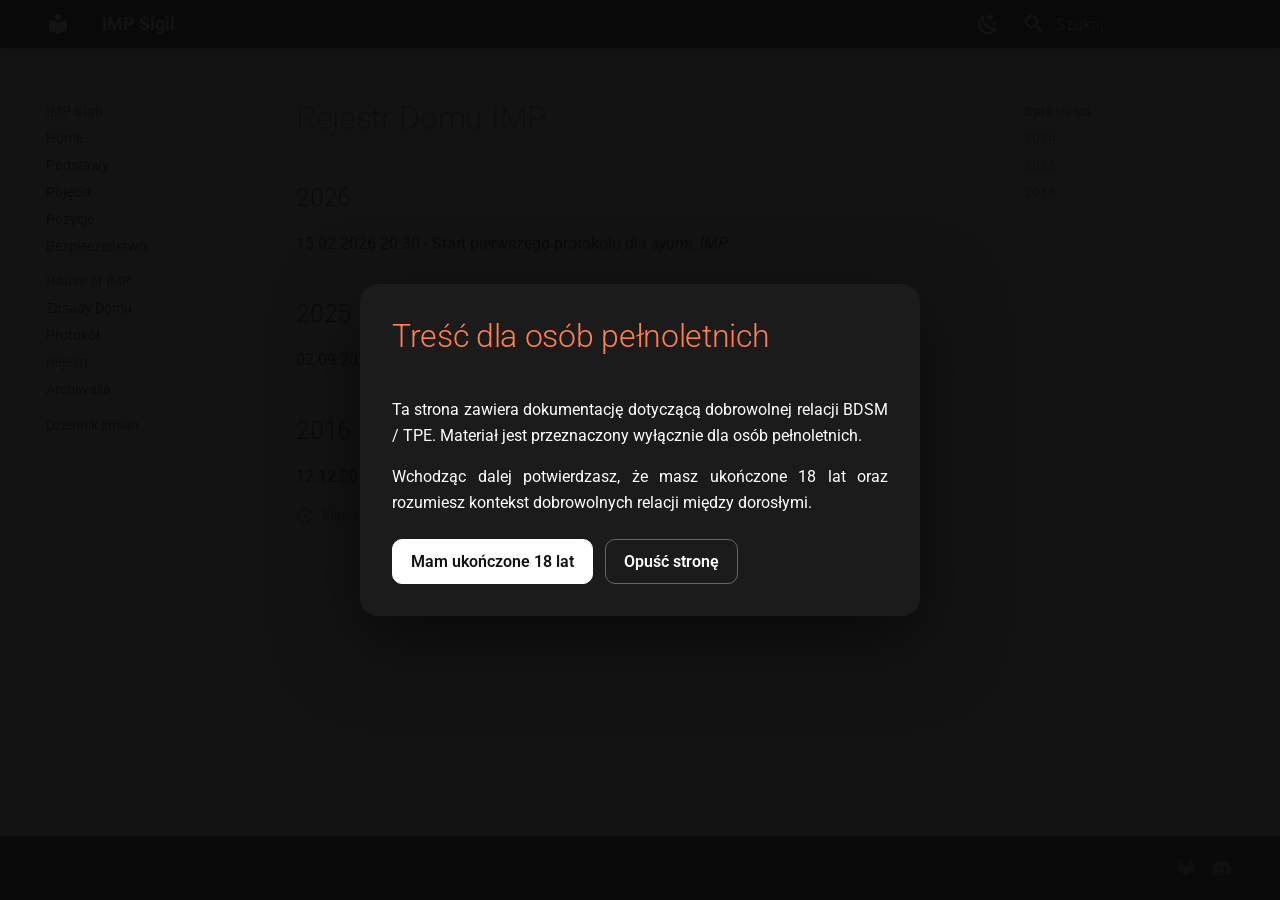
<file: log/index.html>
<!doctype html>
<html lang="pl" class="no-js">
  <head>
    
      <meta charset="utf-8">
      <meta name="viewport" content="width=device-width,initial-scale=1">
      
        <meta name="description" content="Book of IMP">
      
      
      
        <link rel="canonical" href="https://impsigil.github.io/log/">
      
      
        <link rel="prev" href="../protokol/">
      
      
        <link rel="next" href="../archiwum/">
      
      
        
      
      
      <link rel="icon" href="../assets/images/favicon.png">
      <meta name="generator" content="mkdocs-1.6.1, mkdocs-material-9.7.6">
    
    
      
        <title>Rejestr - IMP Sigil</title>
      
    
    
      <link rel="stylesheet" href="../assets/stylesheets/main.484c7ddc.min.css">
      
        
        <link rel="stylesheet" href="../assets/stylesheets/palette.ab4e12ef.min.css">
      
      


    
    
      
    
    
      
        
        
        <link rel="preconnect" href="https://fonts.gstatic.com" crossorigin>
        <link rel="stylesheet" href="https://fonts.googleapis.com/css?family=Roboto:300,300i,400,400i,700,700i%7CRoboto+Mono:400,400i,700,700i&display=fallback">
        <style>:root{--md-text-font:"Roboto";--md-code-font:"Roboto Mono"}</style>
      
    
    
      <link rel="stylesheet" href="../assets/age-gate.css">
    
      <link rel="stylesheet" href="../assets/style.css">
    
    <script>__md_scope=new URL("..",location),__md_hash=e=>[...e].reduce(((e,_)=>(e<<5)-e+_.charCodeAt(0)),0),__md_get=(e,_=localStorage,t=__md_scope)=>JSON.parse(_.getItem(t.pathname+"."+e)),__md_set=(e,_,t=localStorage,a=__md_scope)=>{try{t.setItem(a.pathname+"."+e,JSON.stringify(_))}catch(e){}}</script>
    
      

    
    
  </head>
  
  
    
    
      
    
    
    
    
    <body dir="ltr" data-md-color-scheme="default" data-md-color-primary="black" data-md-color-accent="black">
  
    
    <input class="md-toggle" data-md-toggle="drawer" type="checkbox" id="__drawer" autocomplete="off">
    <input class="md-toggle" data-md-toggle="search" type="checkbox" id="__search" autocomplete="off">
    <label class="md-overlay" for="__drawer"></label>
    <div data-md-component="skip">
      
        
        <a href="#rejestr_domu_imp" class="md-skip">
          Przejdź do treści
        </a>
      
    </div>
    <div data-md-component="announce">
      
    </div>
    
    
      

  

<header class="md-header md-header--shadow" data-md-component="header">
  <nav class="md-header__inner md-grid" aria-label="Nagłówek">
    <a href=".." title="IMP Sigil" class="md-header__button md-logo" aria-label="IMP Sigil" data-md-component="logo">
      
  
  <svg xmlns="http://www.w3.org/2000/svg" viewBox="0 0 24 24"><path d="M12 8a3 3 0 0 0 3-3 3 3 0 0 0-3-3 3 3 0 0 0-3 3 3 3 0 0 0 3 3m0 3.54C9.64 9.35 6.5 8 3 8v11c3.5 0 6.64 1.35 9 3.54 2.36-2.19 5.5-3.54 9-3.54V8c-3.5 0-6.64 1.35-9 3.54"/></svg>

    </a>
    <label class="md-header__button md-icon" for="__drawer">
      
      <svg xmlns="http://www.w3.org/2000/svg" viewBox="0 0 24 24"><path d="M3 6h18v2H3zm0 5h18v2H3zm0 5h18v2H3z"/></svg>
    </label>
    <div class="md-header__title" data-md-component="header-title">
      <div class="md-header__ellipsis">
        <div class="md-header__topic">
          <span class="md-ellipsis">
            IMP Sigil
          </span>
        </div>
        <div class="md-header__topic" data-md-component="header-topic">
          <span class="md-ellipsis">
            
              Rejestr
            
          </span>
        </div>
      </div>
    </div>
    
      
        <form class="md-header__option" data-md-component="palette">
  
    
    
    
    <input class="md-option" data-md-color-media="" data-md-color-scheme="default" data-md-color-primary="black" data-md-color-accent="black"  aria-label="Przełącz na tryb ciemny"  type="radio" name="__palette" id="__palette_0">
    
      <label class="md-header__button md-icon" title="Przełącz na tryb ciemny" for="__palette_1" hidden>
        <svg xmlns="http://www.w3.org/2000/svg" viewBox="0 0 24 24"><path d="m17.75 4.09-2.53 1.94.91 3.06-2.63-1.81-2.63 1.81.91-3.06-2.53-1.94L12.44 4l1.06-3 1.06 3zm3.5 6.91-1.64 1.25.59 1.98-1.7-1.17-1.7 1.17.59-1.98L15.75 11l2.06-.05L18.5 9l.69 1.95zm-2.28 4.95c.83-.08 1.72 1.1 1.19 1.85-.32.45-.66.87-1.08 1.27C15.17 23 8.84 23 4.94 19.07c-3.91-3.9-3.91-10.24 0-14.14.4-.4.82-.76 1.27-1.08.75-.53 1.93.36 1.85 1.19-.27 2.86.69 5.83 2.89 8.02a9.96 9.96 0 0 0 8.02 2.89m-1.64 2.02a12.08 12.08 0 0 1-7.8-3.47c-2.17-2.19-3.33-5-3.49-7.82-2.81 3.14-2.7 7.96.31 10.98 3.02 3.01 7.84 3.12 10.98.31"/></svg>
      </label>
    
  
    
    
    
    <input class="md-option" data-md-color-media="" data-md-color-scheme="slate" data-md-color-primary="black" data-md-color-accent="black"  aria-label="Przełącz na tryb jasny"  type="radio" name="__palette" id="__palette_1">
    
      <label class="md-header__button md-icon" title="Przełącz na tryb jasny" for="__palette_0" hidden>
        <svg xmlns="http://www.w3.org/2000/svg" viewBox="0 0 24 24"><path d="M12 7a5 5 0 0 1 5 5 5 5 0 0 1-5 5 5 5 0 0 1-5-5 5 5 0 0 1 5-5m0 2a3 3 0 0 0-3 3 3 3 0 0 0 3 3 3 3 0 0 0 3-3 3 3 0 0 0-3-3m0-7 2.39 3.42C13.65 5.15 12.84 5 12 5s-1.65.15-2.39.42zM3.34 7l4.16-.35A7.2 7.2 0 0 0 5.94 8.5c-.44.74-.69 1.5-.83 2.29zm.02 10 1.76-3.77a7.131 7.131 0 0 0 2.38 4.14zM20.65 7l-1.77 3.79a7.02 7.02 0 0 0-2.38-4.15zm-.01 10-4.14.36c.59-.51 1.12-1.14 1.54-1.86.42-.73.69-1.5.83-2.29zM12 22l-2.41-3.44c.74.27 1.55.44 2.41.44.82 0 1.63-.17 2.37-.44z"/></svg>
      </label>
    
  
</form>
      
    
    
      <script>var palette=__md_get("__palette");if(palette&&palette.color){if("(prefers-color-scheme)"===palette.color.media){var media=matchMedia("(prefers-color-scheme: light)"),input=document.querySelector(media.matches?"[data-md-color-media='(prefers-color-scheme: light)']":"[data-md-color-media='(prefers-color-scheme: dark)']");palette.color.media=input.getAttribute("data-md-color-media"),palette.color.scheme=input.getAttribute("data-md-color-scheme"),palette.color.primary=input.getAttribute("data-md-color-primary"),palette.color.accent=input.getAttribute("data-md-color-accent")}for(var[key,value]of Object.entries(palette.color))document.body.setAttribute("data-md-color-"+key,value)}</script>
    
    
    
      
      
        <label class="md-header__button md-icon" for="__search">
          
          <svg xmlns="http://www.w3.org/2000/svg" viewBox="0 0 24 24"><path d="M9.5 3A6.5 6.5 0 0 1 16 9.5c0 1.61-.59 3.09-1.56 4.23l.27.27h.79l5 5-1.5 1.5-5-5v-.79l-.27-.27A6.52 6.52 0 0 1 9.5 16 6.5 6.5 0 0 1 3 9.5 6.5 6.5 0 0 1 9.5 3m0 2C7 5 5 7 5 9.5S7 14 9.5 14 14 12 14 9.5 12 5 9.5 5"/></svg>
        </label>
        <div class="md-search" data-md-component="search" role="dialog">
  <label class="md-search__overlay" for="__search"></label>
  <div class="md-search__inner" role="search">
    <form class="md-search__form" name="search">
      <input type="text" class="md-search__input" name="query" aria-label="Szukaj" placeholder="Szukaj" autocapitalize="off" autocorrect="off" autocomplete="off" spellcheck="false" data-md-component="search-query" required>
      <label class="md-search__icon md-icon" for="__search">
        
        <svg xmlns="http://www.w3.org/2000/svg" viewBox="0 0 24 24"><path d="M9.5 3A6.5 6.5 0 0 1 16 9.5c0 1.61-.59 3.09-1.56 4.23l.27.27h.79l5 5-1.5 1.5-5-5v-.79l-.27-.27A6.52 6.52 0 0 1 9.5 16 6.5 6.5 0 0 1 3 9.5 6.5 6.5 0 0 1 9.5 3m0 2C7 5 5 7 5 9.5S7 14 9.5 14 14 12 14 9.5 12 5 9.5 5"/></svg>
        
        <svg xmlns="http://www.w3.org/2000/svg" viewBox="0 0 24 24"><path d="M20 11v2H8l5.5 5.5-1.42 1.42L4.16 12l7.92-7.92L13.5 5.5 8 11z"/></svg>
      </label>
      <nav class="md-search__options" aria-label="Szukaj">
        
        <button type="reset" class="md-search__icon md-icon" title="Wyczyść" aria-label="Wyczyść" tabindex="-1">
          
          <svg xmlns="http://www.w3.org/2000/svg" viewBox="0 0 24 24"><path d="M19 6.41 17.59 5 12 10.59 6.41 5 5 6.41 10.59 12 5 17.59 6.41 19 12 13.41 17.59 19 19 17.59 13.41 12z"/></svg>
        </button>
      </nav>
      
        <div class="md-search__suggest" data-md-component="search-suggest"></div>
      
    </form>
    <div class="md-search__output">
      <div class="md-search__scrollwrap" tabindex="0" data-md-scrollfix>
        <div class="md-search-result" data-md-component="search-result">
          <div class="md-search-result__meta">
            Inicjowanie wyszukiwania
          </div>
          <ol class="md-search-result__list" role="presentation"></ol>
        </div>
      </div>
    </div>
  </div>
</div>
      
    
    
  </nav>
  
</header>
    
    <div class="md-container" data-md-component="container">
      
      
        
          
        
      
      <main class="md-main" data-md-component="main">
        <div class="md-main__inner md-grid">
          
            
              
              <div class="md-sidebar md-sidebar--primary" data-md-component="sidebar" data-md-type="navigation" >
                <div class="md-sidebar__scrollwrap">
                  <div class="md-sidebar__inner">
                    



<nav class="md-nav md-nav--primary" aria-label="Nawigacja" data-md-level="0">
  <label class="md-nav__title" for="__drawer">
    <a href=".." title="IMP Sigil" class="md-nav__button md-logo" aria-label="IMP Sigil" data-md-component="logo">
      
  
  <svg xmlns="http://www.w3.org/2000/svg" viewBox="0 0 24 24"><path d="M12 8a3 3 0 0 0 3-3 3 3 0 0 0-3-3 3 3 0 0 0-3 3 3 3 0 0 0 3 3m0 3.54C9.64 9.35 6.5 8 3 8v11c3.5 0 6.64 1.35 9 3.54 2.36-2.19 5.5-3.54 9-3.54V8c-3.5 0-6.64 1.35-9 3.54"/></svg>

    </a>
    IMP Sigil
  </label>
  
  <ul class="md-nav__list" data-md-scrollfix>
    
      
      
  
  
  
  
    <li class="md-nav__item">
      <a href=".." class="md-nav__link">
        
  
  
  <span class="md-ellipsis">
    
  
    Home
  

    
  </span>
  
  

      </a>
    </li>
  

    
      
      
  
  
  
  
    <li class="md-nav__item">
      <a href="../podstawy/" class="md-nav__link">
        
  
  
  <span class="md-ellipsis">
    
  
    Podstawy
  

    
  </span>
  
  

      </a>
    </li>
  

    
      
      
  
  
  
  
    <li class="md-nav__item">
      <a href="../pojecia/" class="md-nav__link">
        
  
  
  <span class="md-ellipsis">
    
  
    Pojęcia
  

    
  </span>
  
  

      </a>
    </li>
  

    
      
      
  
  
  
  
    <li class="md-nav__item">
      <a href="../pozycje/" class="md-nav__link">
        
  
  
  <span class="md-ellipsis">
    
  
    Pozycje
  

    
  </span>
  
  

      </a>
    </li>
  

    
      
      
  
  
  
  
    <li class="md-nav__item">
      <a href="../bezpieczenstwo/" class="md-nav__link">
        
  
  
  <span class="md-ellipsis">
    
  
    Bezpieczeństwo
  

    
  </span>
  
  

      </a>
    </li>
  

    
      
      
  
  
    
  
  
  
    
    
    
    
      
        
        
      
    
    
    <li class="md-nav__item md-nav__item--active md-nav__item--section md-nav__item--nested">
      
        
        
        <input class="md-nav__toggle md-toggle " type="checkbox" id="__nav_6" checked>
        
          
          <label class="md-nav__link" for="__nav_6" id="__nav_6_label" tabindex="">
            
  
  
  <span class="md-ellipsis">
    
  
    House of IMP
  

    
  </span>
  
  

            <span class="md-nav__icon md-icon"></span>
          </label>
        
        <nav class="md-nav" data-md-level="1" aria-labelledby="__nav_6_label" aria-expanded="true">
          <label class="md-nav__title" for="__nav_6">
            <span class="md-nav__icon md-icon"></span>
            
  
    House of IMP
  

          </label>
          <ul class="md-nav__list" data-md-scrollfix>
            
              
                
  
  
  
  
    <li class="md-nav__item">
      <a href="../manifest/" class="md-nav__link">
        
  
  
  <span class="md-ellipsis">
    
  
    Zasady Domu
  

    
  </span>
  
  

      </a>
    </li>
  

              
            
              
                
  
  
  
  
    <li class="md-nav__item">
      <a href="../protokol/" class="md-nav__link">
        
  
  
  <span class="md-ellipsis">
    
  
    Protokół
  

    
  </span>
  
  

      </a>
    </li>
  

              
            
              
                
  
  
    
  
  
  
    <li class="md-nav__item md-nav__item--active">
      
      <input class="md-nav__toggle md-toggle" type="checkbox" id="__toc">
      
      
        
      
      
        <label class="md-nav__link md-nav__link--active" for="__toc">
          
  
  
  <span class="md-ellipsis">
    
  
    Rejestr
  

    
  </span>
  
  

          <span class="md-nav__icon md-icon"></span>
        </label>
      
      <a href="./" class="md-nav__link md-nav__link--active">
        
  
  
  <span class="md-ellipsis">
    
  
    Rejestr
  

    
  </span>
  
  

      </a>
      
        

<nav class="md-nav md-nav--secondary" aria-label="Spis treści">
  
  
  
    
  
  
    <label class="md-nav__title" for="__toc">
      <span class="md-nav__icon md-icon"></span>
      Spis treści
    </label>
    <ul class="md-nav__list" data-md-component="toc" data-md-scrollfix>
      
        <li class="md-nav__item">
  <a href="#2026" class="md-nav__link">
    <span class="md-ellipsis">
      
        2026
      
    </span>
  </a>
  
</li>
      
        <li class="md-nav__item">
  <a href="#2025" class="md-nav__link">
    <span class="md-ellipsis">
      
        2025
      
    </span>
  </a>
  
</li>
      
        <li class="md-nav__item">
  <a href="#2016" class="md-nav__link">
    <span class="md-ellipsis">
      
        2016
      
    </span>
  </a>
  
</li>
      
    </ul>
  
</nav>
      
    </li>
  

              
            
              
                
  
  
  
  
    <li class="md-nav__item">
      <a href="../archiwum/" class="md-nav__link">
        
  
  
  <span class="md-ellipsis">
    
  
    Archiwalia
  

    
  </span>
  
  

      </a>
    </li>
  

              
            
          </ul>
        </nav>
      
    </li>
  

    
      
      
  
  
  
  
    <li class="md-nav__item">
      <a href="../changelog/" class="md-nav__link">
        
  
  
  <span class="md-ellipsis">
    
  
    Dziennik zmian
  

    
  </span>
  
  

      </a>
    </li>
  

    
  </ul>
</nav>
                  </div>
                </div>
              </div>
            
            
              
              <div class="md-sidebar md-sidebar--secondary" data-md-component="sidebar" data-md-type="toc" >
                <div class="md-sidebar__scrollwrap">
                  <div class="md-sidebar__inner">
                    

<nav class="md-nav md-nav--secondary" aria-label="Spis treści">
  
  
  
    
  
  
    <label class="md-nav__title" for="__toc">
      <span class="md-nav__icon md-icon"></span>
      Spis treści
    </label>
    <ul class="md-nav__list" data-md-component="toc" data-md-scrollfix>
      
        <li class="md-nav__item">
  <a href="#2026" class="md-nav__link">
    <span class="md-ellipsis">
      
        2026
      
    </span>
  </a>
  
</li>
      
        <li class="md-nav__item">
  <a href="#2025" class="md-nav__link">
    <span class="md-ellipsis">
      
        2025
      
    </span>
  </a>
  
</li>
      
        <li class="md-nav__item">
  <a href="#2016" class="md-nav__link">
    <span class="md-ellipsis">
      
        2016
      
    </span>
  </a>
  
</li>
      
    </ul>
  
</nav>
                  </div>
                </div>
              </div>
            
          
          
            <div class="md-content" data-md-component="content">
              
              <article class="md-content__inner md-typeset">
                
  <div id="age-gate" class="age-gate" aria-hidden="false">
    <div class="age-gate__box" role="dialog" aria-modal="true" aria-labelledby="age-gate-title">
      <h1 id="age-gate-title">Treść dla osób pełnoletnich</h1>

      <p>
        Ta strona zawiera dokumentację dotyczącą dobrowolnej relacji BDSM / TPE.
        Materiał jest przeznaczony wyłącznie dla osób pełnoletnich.
      </p>

      <p>
        Wchodząc dalej potwierdzasz, że masz ukończone 18 lat oraz rozumiesz
        kontekst dobrowolnych relacji między dorosłymi.
      </p>

      <div class="age-gate__actions">
        <button id="age-gate-accept" class="age-gate__button age-gate__button--primary">
          Mam ukończone 18 lat
        </button>

        <button id="age-gate-reject" class="age-gate__button">
          Opuść stronę
        </button>
      </div>
    </div>
  </div>

  
                  



<h1 id="rejestr_domu_imp">Rejestr Domu IMP<a class="headerlink" href="#rejestr_domu_imp" title="Permanent link">#</a></h1>
<h2 id="2026">2026<a class="headerlink" href="#2026" title="Permanent link">#</a></h2>
<p>15.02.2026 20:30 - Start pierwszego protokołu dla <em>ayumi_IMP</em></p>
<h2 id="2025">2025<a class="headerlink" href="#2025" title="Permanent link">#</a></h2>
<p>02.09.2026 - Nowy rozdział <strong>IMP 2.0</strong></p>
<h2 id="2016">2016<a class="headerlink" href="#2016" title="Permanent link">#</a></h2>
<p>12.12.2016 - Przyjęcie do Domu <em>ayumi</em></p>







  
    
  
  
    
  


  <aside class="md-source-file">
    
      
  <span class="md-source-file__fact">
    <span class="md-icon" title="Ostatnia aktualizacja">
      <svg xmlns="http://www.w3.org/2000/svg" viewBox="0 0 24 24"><path d="M21 13.1c-.1 0-.3.1-.4.2l-1 1 2.1 2.1 1-1c.2-.2.2-.6 0-.8l-1.3-1.3c-.1-.1-.2-.2-.4-.2m-1.9 1.8-6.1 6V23h2.1l6.1-6.1zM12.5 7v5.2l4 2.4-1 1L11 13V7zM11 21.9c-5.1-.5-9-4.8-9-9.9C2 6.5 6.5 2 12 2c5.3 0 9.6 4.1 10 9.3-.3-.1-.6-.2-1-.2s-.7.1-1 .2C19.6 7.2 16.2 4 12 4c-4.4 0-8 3.6-8 8 0 4.1 3.1 7.5 7.1 7.9l-.1.2z"/></svg>
    </span>
    <span class="git-revision-date-localized-plugin git-revision-date-localized-plugin-date" title="5 lipca 2026 16:56:49 UTC">5 lipca 2026</span>
  </span>

    
    
      
  <span class="md-source-file__fact">
    <span class="md-icon" title="Utworzony">
      <svg xmlns="http://www.w3.org/2000/svg" viewBox="0 0 24 24"><path d="M14.47 15.08 11 13V7h1.5v5.25l3.08 1.83c-.41.28-.79.62-1.11 1m-1.39 4.84c-.36.05-.71.08-1.08.08-4.42 0-8-3.58-8-8s3.58-8 8-8 8 3.58 8 8c0 .37-.03.72-.08 1.08.69.1 1.33.32 1.92.64.1-.56.16-1.13.16-1.72 0-5.5-4.5-10-10-10S2 6.5 2 12s4.47 10 10 10c.59 0 1.16-.06 1.72-.16-.32-.59-.54-1.23-.64-1.92M18 15v3h-3v2h3v3h2v-3h3v-2h-3v-3z"/></svg>
    </span>
    <span class="git-revision-date-localized-plugin git-revision-date-localized-plugin-date" title="5 lipca 2026 16:56:49 UTC">5 lipca 2026</span>
  </span>

    
    
    
  </aside>





                

              </article>
            </div>
          
          
<script>var target=document.getElementById(location.hash.slice(1));target&&target.name&&(target.checked=target.name.startsWith("__tabbed_"))</script>
        </div>
        
          <button type="button" class="md-top md-icon" data-md-component="top" hidden>
  
  <svg xmlns="http://www.w3.org/2000/svg" viewBox="0 0 24 24"><path d="M13 20h-2V8l-5.5 5.5-1.42-1.42L12 4.16l7.92 7.92-1.42 1.42L13 8z"/></svg>
  Powrót do góry
</button>
        
      </main>
      
        <footer class="md-footer">
  
  <div class="md-footer-meta md-typeset">
    <div class="md-footer-meta__inner md-grid">
      <div class="md-copyright">
  
  
</div>
      
        
<div class="md-social">
  
    
    
    
    
      
      
    
    <a href="https://fetlife.com/I-M-P" target="_blank" rel="noopener" title="fetlife.com" class="md-social__link">
      <svg xmlns="http://www.w3.org/2000/svg" viewBox="0 0 512 512"><!--! Font Awesome Free 7.1.0 by @fontawesome - https://fontawesome.com License - https://fontawesome.com/license/free (Icons: CC BY 4.0, Fonts: SIL OFL 1.1, Code: MIT License) Copyright 2025 Fonticons, Inc.--><path d="m504 204.6-.7-1.8L433.6 21c-1.4-3.6-3.9-6.6-7.2-8.6-2.4-1.6-5.1-2.5-8-2.8s-5.7.1-8.4 1.1-5.1 2.7-7.1 4.8c-1.9 2.1-3.3 4.7-4.1 7.4l-47 144H161.3l-47.1-144c-.8-2.8-2.2-5.3-4.1-7.4-2-2.1-4.4-3.7-7.1-4.8-2.6-1-5.5-1.4-8.4-1.1s-5.6 1.2-8 2.8c-3.2 2-5.8 5.1-7.2 8.6L9.8 202.8l-.8 1.8c-10 26.2-11.3 55-3.5 82 7.7 26.9 24 50.7 46.4 67.6l.3.2.6.4 106 79.5c38.5 29.1 66.7 50.3 84.6 63.9 3.7 1.9 8.3 4.3 13 4.3s9.3-2.4 13-4.3c17.9-13.5 46.1-34.9 84.6-63.9l106.7-79.9.3-.3c22.4-16.9 38.7-40.6 45.6-67.5 8.6-27 7.4-55.8-2.6-82"/></svg>
    </a>
  
    
    
    
    
      
      
    
    <a href="https://discord.com/users/694867336179613756" target="_blank" rel="noopener" title="discord.com" class="md-social__link">
      <svg xmlns="http://www.w3.org/2000/svg" viewBox="0 0 576 512"><!--! Font Awesome Free 7.1.0 by @fontawesome - https://fontawesome.com License - https://fontawesome.com/license/free (Icons: CC BY 4.0, Fonts: SIL OFL 1.1, Code: MIT License) Copyright 2025 Fonticons, Inc.--><path d="M492.5 69.8c-.2-.3-.4-.6-.8-.7-38.1-17.5-78.4-30-119.7-37.1-.4-.1-.8 0-1.1.1s-.6.4-.8.8c-5.5 9.9-10.5 20.2-14.9 30.6-44.6-6.8-89.9-6.8-134.4 0-4.5-10.5-9.5-20.7-15.1-30.6-.2-.3-.5-.6-.8-.8s-.7-.2-1.1-.2C162.5 39 122.2 51.5 84.1 69c-.3.1-.6.4-.8.7C7.1 183.5-13.8 294.6-3.6 404.2c0 .3.1.5.2.8s.3.4.5.6c44.4 32.9 94 58 146.8 74.2.4.1.8.1 1.1 0s.7-.4.9-.7c11.3-15.4 21.4-31.8 30-48.8.1-.2.2-.5.2-.8s0-.5-.1-.8-.2-.5-.4-.6-.4-.3-.7-.4c-15.8-6.1-31.2-13.4-45.9-21.9-.3-.2-.5-.4-.7-.6s-.3-.6-.3-.9 0-.6.2-.9.3-.5.6-.7c3.1-2.3 6.2-4.7 9.1-7.1.3-.2.6-.4.9-.4s.7 0 1 .1c96.2 43.9 200.4 43.9 295.5 0 .3-.1.7-.2 1-.2s.7.2.9.4c2.9 2.4 6 4.9 9.1 7.2.2.2.4.4.6.7s.2.6.2.9-.1.6-.3.9-.4.5-.6.6c-14.7 8.6-30 15.9-45.9 21.8-.2.1-.5.2-.7.4s-.3.4-.4.7-.1.5-.1.8.1.5.2.8c8.8 17 18.8 33.3 30 48.8.2.3.6.6.9.7s.8.1 1.1 0c52.9-16.2 102.6-41.3 147.1-74.2.2-.2.4-.4.5-.6s.2-.5.2-.8c12.3-126.8-20.5-236.9-86.9-334.5zm-302 267.7c-29 0-52.8-26.6-52.8-59.2s23.4-59.2 52.8-59.2c29.7 0 53.3 26.8 52.8 59.2 0 32.7-23.4 59.2-52.8 59.2m195.4 0c-29 0-52.8-26.6-52.8-59.2s23.4-59.2 52.8-59.2c29.7 0 53.3 26.8 52.8 59.2 0 32.7-23.2 59.2-52.8 59.2"/></svg>
    </a>
  
</div>
      
    </div>
  </div>
</footer>
      
    </div>
    <div class="md-dialog" data-md-component="dialog">
      <div class="md-dialog__inner md-typeset"></div>
    </div>
    
    
    
      
      
      <script id="__config" type="application/json">{"annotate": null, "base": "..", "features": ["navigation.sections", "navigation.top", "search.suggest", "search.highlight", "search.suggest", "content.code.copy"], "search": "../assets/javascripts/workers/search.2c215733.min.js", "tags": null, "translations": {"clipboard.copied": "Skopiowano do schowka", "clipboard.copy": "Kopiuj do schowka", "search.result.more.one": "1 wi\u0119cej na tej stronie", "search.result.more.other": "# wi\u0119cej na tej stronie", "search.result.none": "Brak wynik\u00f3w wyszukiwania", "search.result.one": "Wyniki wyszukiwania: 1", "search.result.other": "Wyniki wyszukiwania: #", "search.result.placeholder": "Zacznij pisa\u0107, aby szuka\u0107", "search.result.term.missing": "Brak", "select.version": "Wybierz wersj\u0119"}, "version": null}</script>
    
    
      <script src="../assets/javascripts/bundle.79ae519e.min.js"></script>
      
        <script src="../assets/age-gate.js"></script>
      
    
  </body>
</html>
</file>
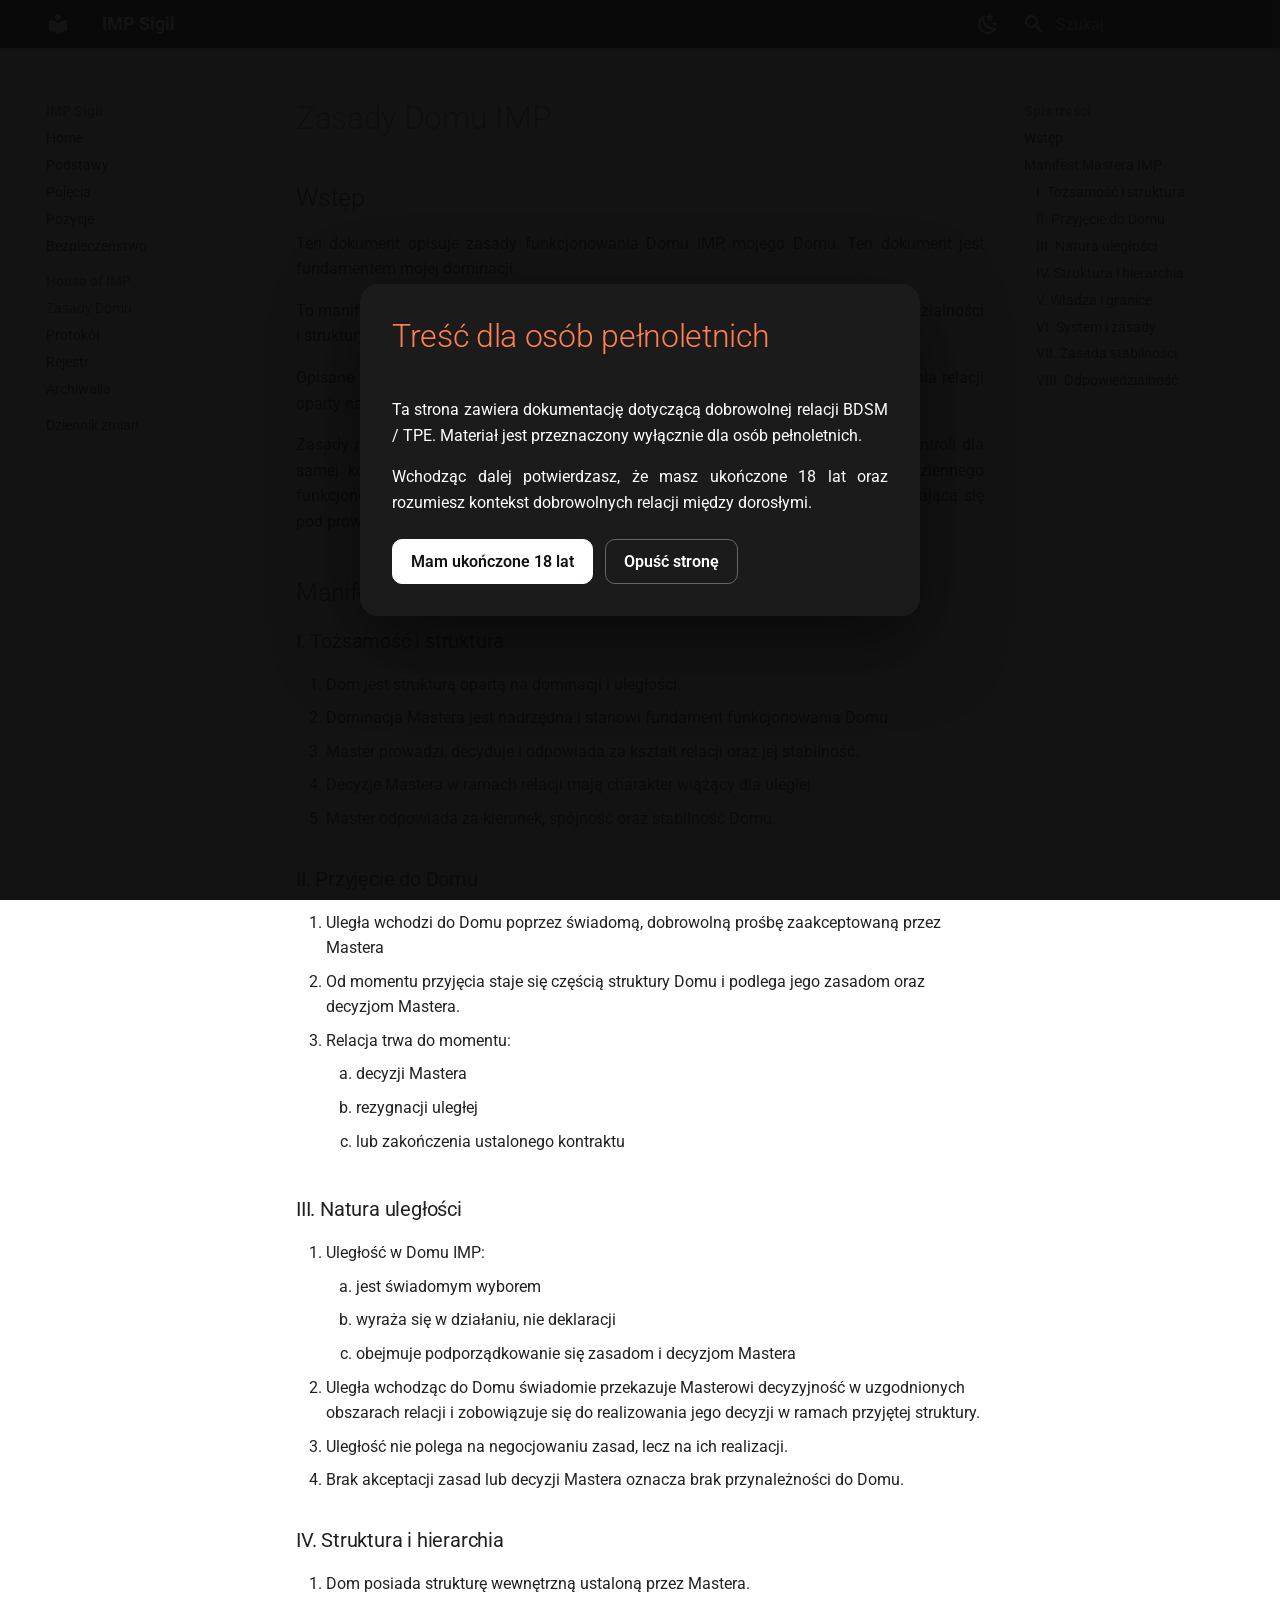
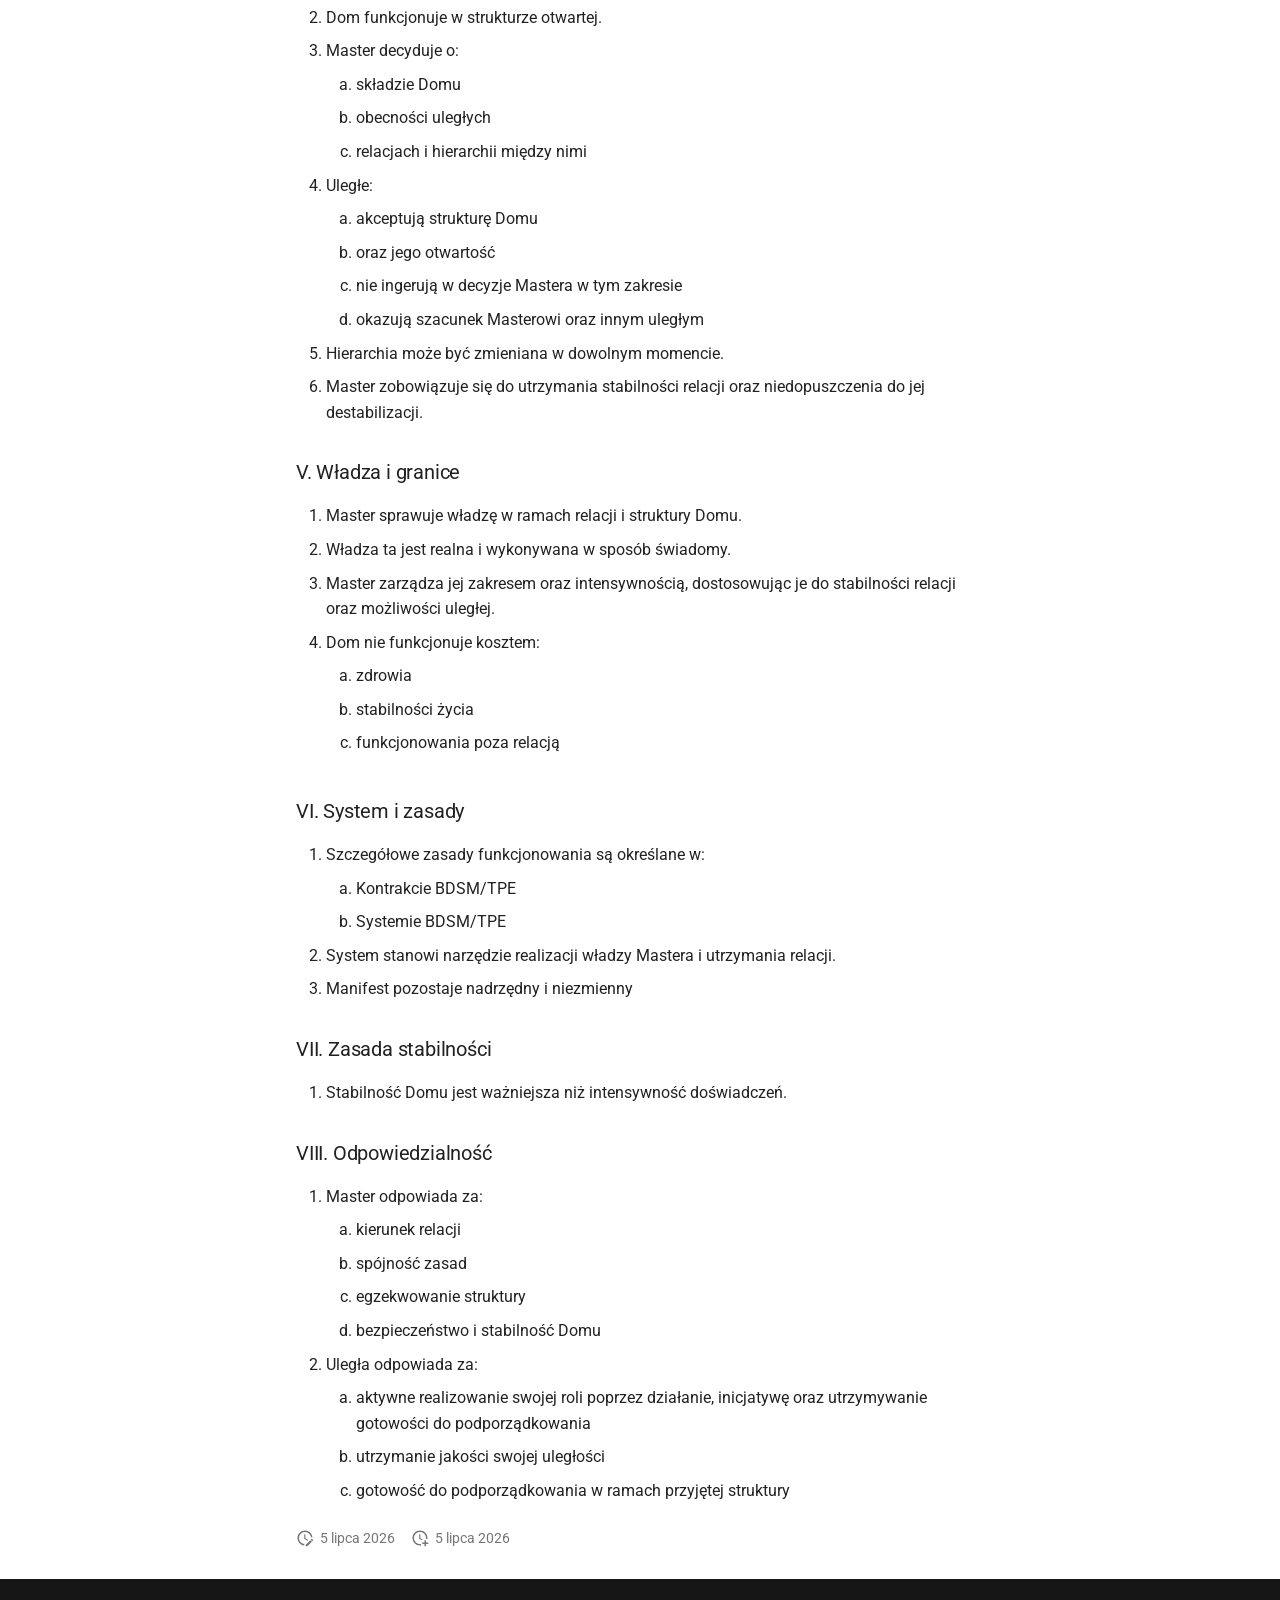
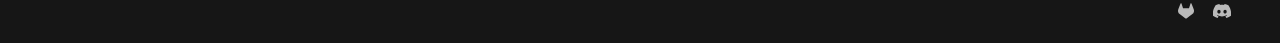
<file: manifest/index.html>
<!doctype html>
<html lang="pl" class="no-js">
  <head>
    
      <meta charset="utf-8">
      <meta name="viewport" content="width=device-width,initial-scale=1">
      
        <meta name="description" content="Book of IMP">
      
      
      
        <link rel="canonical" href="https://impsigil.github.io/manifest/">
      
      
        <link rel="prev" href="../bezpieczenstwo/">
      
      
        <link rel="next" href="../protokol/">
      
      
        
      
      
      <link rel="icon" href="../assets/images/favicon.png">
      <meta name="generator" content="mkdocs-1.6.1, mkdocs-material-9.7.6">
    
    
      
        <title>Zasady Domu - IMP Sigil</title>
      
    
    
      <link rel="stylesheet" href="../assets/stylesheets/main.484c7ddc.min.css">
      
        
        <link rel="stylesheet" href="../assets/stylesheets/palette.ab4e12ef.min.css">
      
      


    
    
      
    
    
      
        
        
        <link rel="preconnect" href="https://fonts.gstatic.com" crossorigin>
        <link rel="stylesheet" href="https://fonts.googleapis.com/css?family=Roboto:300,300i,400,400i,700,700i%7CRoboto+Mono:400,400i,700,700i&display=fallback">
        <style>:root{--md-text-font:"Roboto";--md-code-font:"Roboto Mono"}</style>
      
    
    
      <link rel="stylesheet" href="../assets/age-gate.css">
    
      <link rel="stylesheet" href="../assets/style.css">
    
    <script>__md_scope=new URL("..",location),__md_hash=e=>[...e].reduce(((e,_)=>(e<<5)-e+_.charCodeAt(0)),0),__md_get=(e,_=localStorage,t=__md_scope)=>JSON.parse(_.getItem(t.pathname+"."+e)),__md_set=(e,_,t=localStorage,a=__md_scope)=>{try{t.setItem(a.pathname+"."+e,JSON.stringify(_))}catch(e){}}</script>
    
      

    
    
  </head>
  
  
    
    
      
    
    
    
    
    <body dir="ltr" data-md-color-scheme="default" data-md-color-primary="black" data-md-color-accent="black">
  
    
    <input class="md-toggle" data-md-toggle="drawer" type="checkbox" id="__drawer" autocomplete="off">
    <input class="md-toggle" data-md-toggle="search" type="checkbox" id="__search" autocomplete="off">
    <label class="md-overlay" for="__drawer"></label>
    <div data-md-component="skip">
      
        
        <a href="#zasady_domu_imp" class="md-skip">
          Przejdź do treści
        </a>
      
    </div>
    <div data-md-component="announce">
      
    </div>
    
    
      

  

<header class="md-header md-header--shadow" data-md-component="header">
  <nav class="md-header__inner md-grid" aria-label="Nagłówek">
    <a href=".." title="IMP Sigil" class="md-header__button md-logo" aria-label="IMP Sigil" data-md-component="logo">
      
  
  <svg xmlns="http://www.w3.org/2000/svg" viewBox="0 0 24 24"><path d="M12 8a3 3 0 0 0 3-3 3 3 0 0 0-3-3 3 3 0 0 0-3 3 3 3 0 0 0 3 3m0 3.54C9.64 9.35 6.5 8 3 8v11c3.5 0 6.64 1.35 9 3.54 2.36-2.19 5.5-3.54 9-3.54V8c-3.5 0-6.64 1.35-9 3.54"/></svg>

    </a>
    <label class="md-header__button md-icon" for="__drawer">
      
      <svg xmlns="http://www.w3.org/2000/svg" viewBox="0 0 24 24"><path d="M3 6h18v2H3zm0 5h18v2H3zm0 5h18v2H3z"/></svg>
    </label>
    <div class="md-header__title" data-md-component="header-title">
      <div class="md-header__ellipsis">
        <div class="md-header__topic">
          <span class="md-ellipsis">
            IMP Sigil
          </span>
        </div>
        <div class="md-header__topic" data-md-component="header-topic">
          <span class="md-ellipsis">
            
              Zasady Domu
            
          </span>
        </div>
      </div>
    </div>
    
      
        <form class="md-header__option" data-md-component="palette">
  
    
    
    
    <input class="md-option" data-md-color-media="" data-md-color-scheme="default" data-md-color-primary="black" data-md-color-accent="black"  aria-label="Przełącz na tryb ciemny"  type="radio" name="__palette" id="__palette_0">
    
      <label class="md-header__button md-icon" title="Przełącz na tryb ciemny" for="__palette_1" hidden>
        <svg xmlns="http://www.w3.org/2000/svg" viewBox="0 0 24 24"><path d="m17.75 4.09-2.53 1.94.91 3.06-2.63-1.81-2.63 1.81.91-3.06-2.53-1.94L12.44 4l1.06-3 1.06 3zm3.5 6.91-1.64 1.25.59 1.98-1.7-1.17-1.7 1.17.59-1.98L15.75 11l2.06-.05L18.5 9l.69 1.95zm-2.28 4.95c.83-.08 1.72 1.1 1.19 1.85-.32.45-.66.87-1.08 1.27C15.17 23 8.84 23 4.94 19.07c-3.91-3.9-3.91-10.24 0-14.14.4-.4.82-.76 1.27-1.08.75-.53 1.93.36 1.85 1.19-.27 2.86.69 5.83 2.89 8.02a9.96 9.96 0 0 0 8.02 2.89m-1.64 2.02a12.08 12.08 0 0 1-7.8-3.47c-2.17-2.19-3.33-5-3.49-7.82-2.81 3.14-2.7 7.96.31 10.98 3.02 3.01 7.84 3.12 10.98.31"/></svg>
      </label>
    
  
    
    
    
    <input class="md-option" data-md-color-media="" data-md-color-scheme="slate" data-md-color-primary="black" data-md-color-accent="black"  aria-label="Przełącz na tryb jasny"  type="radio" name="__palette" id="__palette_1">
    
      <label class="md-header__button md-icon" title="Przełącz na tryb jasny" for="__palette_0" hidden>
        <svg xmlns="http://www.w3.org/2000/svg" viewBox="0 0 24 24"><path d="M12 7a5 5 0 0 1 5 5 5 5 0 0 1-5 5 5 5 0 0 1-5-5 5 5 0 0 1 5-5m0 2a3 3 0 0 0-3 3 3 3 0 0 0 3 3 3 3 0 0 0 3-3 3 3 0 0 0-3-3m0-7 2.39 3.42C13.65 5.15 12.84 5 12 5s-1.65.15-2.39.42zM3.34 7l4.16-.35A7.2 7.2 0 0 0 5.94 8.5c-.44.74-.69 1.5-.83 2.29zm.02 10 1.76-3.77a7.131 7.131 0 0 0 2.38 4.14zM20.65 7l-1.77 3.79a7.02 7.02 0 0 0-2.38-4.15zm-.01 10-4.14.36c.59-.51 1.12-1.14 1.54-1.86.42-.73.69-1.5.83-2.29zM12 22l-2.41-3.44c.74.27 1.55.44 2.41.44.82 0 1.63-.17 2.37-.44z"/></svg>
      </label>
    
  
</form>
      
    
    
      <script>var palette=__md_get("__palette");if(palette&&palette.color){if("(prefers-color-scheme)"===palette.color.media){var media=matchMedia("(prefers-color-scheme: light)"),input=document.querySelector(media.matches?"[data-md-color-media='(prefers-color-scheme: light)']":"[data-md-color-media='(prefers-color-scheme: dark)']");palette.color.media=input.getAttribute("data-md-color-media"),palette.color.scheme=input.getAttribute("data-md-color-scheme"),palette.color.primary=input.getAttribute("data-md-color-primary"),palette.color.accent=input.getAttribute("data-md-color-accent")}for(var[key,value]of Object.entries(palette.color))document.body.setAttribute("data-md-color-"+key,value)}</script>
    
    
    
      
      
        <label class="md-header__button md-icon" for="__search">
          
          <svg xmlns="http://www.w3.org/2000/svg" viewBox="0 0 24 24"><path d="M9.5 3A6.5 6.5 0 0 1 16 9.5c0 1.61-.59 3.09-1.56 4.23l.27.27h.79l5 5-1.5 1.5-5-5v-.79l-.27-.27A6.52 6.52 0 0 1 9.5 16 6.5 6.5 0 0 1 3 9.5 6.5 6.5 0 0 1 9.5 3m0 2C7 5 5 7 5 9.5S7 14 9.5 14 14 12 14 9.5 12 5 9.5 5"/></svg>
        </label>
        <div class="md-search" data-md-component="search" role="dialog">
  <label class="md-search__overlay" for="__search"></label>
  <div class="md-search__inner" role="search">
    <form class="md-search__form" name="search">
      <input type="text" class="md-search__input" name="query" aria-label="Szukaj" placeholder="Szukaj" autocapitalize="off" autocorrect="off" autocomplete="off" spellcheck="false" data-md-component="search-query" required>
      <label class="md-search__icon md-icon" for="__search">
        
        <svg xmlns="http://www.w3.org/2000/svg" viewBox="0 0 24 24"><path d="M9.5 3A6.5 6.5 0 0 1 16 9.5c0 1.61-.59 3.09-1.56 4.23l.27.27h.79l5 5-1.5 1.5-5-5v-.79l-.27-.27A6.52 6.52 0 0 1 9.5 16 6.5 6.5 0 0 1 3 9.5 6.5 6.5 0 0 1 9.5 3m0 2C7 5 5 7 5 9.5S7 14 9.5 14 14 12 14 9.5 12 5 9.5 5"/></svg>
        
        <svg xmlns="http://www.w3.org/2000/svg" viewBox="0 0 24 24"><path d="M20 11v2H8l5.5 5.5-1.42 1.42L4.16 12l7.92-7.92L13.5 5.5 8 11z"/></svg>
      </label>
      <nav class="md-search__options" aria-label="Szukaj">
        
        <button type="reset" class="md-search__icon md-icon" title="Wyczyść" aria-label="Wyczyść" tabindex="-1">
          
          <svg xmlns="http://www.w3.org/2000/svg" viewBox="0 0 24 24"><path d="M19 6.41 17.59 5 12 10.59 6.41 5 5 6.41 10.59 12 5 17.59 6.41 19 12 13.41 17.59 19 19 17.59 13.41 12z"/></svg>
        </button>
      </nav>
      
        <div class="md-search__suggest" data-md-component="search-suggest"></div>
      
    </form>
    <div class="md-search__output">
      <div class="md-search__scrollwrap" tabindex="0" data-md-scrollfix>
        <div class="md-search-result" data-md-component="search-result">
          <div class="md-search-result__meta">
            Inicjowanie wyszukiwania
          </div>
          <ol class="md-search-result__list" role="presentation"></ol>
        </div>
      </div>
    </div>
  </div>
</div>
      
    
    
  </nav>
  
</header>
    
    <div class="md-container" data-md-component="container">
      
      
        
          
        
      
      <main class="md-main" data-md-component="main">
        <div class="md-main__inner md-grid">
          
            
              
              <div class="md-sidebar md-sidebar--primary" data-md-component="sidebar" data-md-type="navigation" >
                <div class="md-sidebar__scrollwrap">
                  <div class="md-sidebar__inner">
                    



<nav class="md-nav md-nav--primary" aria-label="Nawigacja" data-md-level="0">
  <label class="md-nav__title" for="__drawer">
    <a href=".." title="IMP Sigil" class="md-nav__button md-logo" aria-label="IMP Sigil" data-md-component="logo">
      
  
  <svg xmlns="http://www.w3.org/2000/svg" viewBox="0 0 24 24"><path d="M12 8a3 3 0 0 0 3-3 3 3 0 0 0-3-3 3 3 0 0 0-3 3 3 3 0 0 0 3 3m0 3.54C9.64 9.35 6.5 8 3 8v11c3.5 0 6.64 1.35 9 3.54 2.36-2.19 5.5-3.54 9-3.54V8c-3.5 0-6.64 1.35-9 3.54"/></svg>

    </a>
    IMP Sigil
  </label>
  
  <ul class="md-nav__list" data-md-scrollfix>
    
      
      
  
  
  
  
    <li class="md-nav__item">
      <a href=".." class="md-nav__link">
        
  
  
  <span class="md-ellipsis">
    
  
    Home
  

    
  </span>
  
  

      </a>
    </li>
  

    
      
      
  
  
  
  
    <li class="md-nav__item">
      <a href="../podstawy/" class="md-nav__link">
        
  
  
  <span class="md-ellipsis">
    
  
    Podstawy
  

    
  </span>
  
  

      </a>
    </li>
  

    
      
      
  
  
  
  
    <li class="md-nav__item">
      <a href="../pojecia/" class="md-nav__link">
        
  
  
  <span class="md-ellipsis">
    
  
    Pojęcia
  

    
  </span>
  
  

      </a>
    </li>
  

    
      
      
  
  
  
  
    <li class="md-nav__item">
      <a href="../pozycje/" class="md-nav__link">
        
  
  
  <span class="md-ellipsis">
    
  
    Pozycje
  

    
  </span>
  
  

      </a>
    </li>
  

    
      
      
  
  
  
  
    <li class="md-nav__item">
      <a href="../bezpieczenstwo/" class="md-nav__link">
        
  
  
  <span class="md-ellipsis">
    
  
    Bezpieczeństwo
  

    
  </span>
  
  

      </a>
    </li>
  

    
      
      
  
  
    
  
  
  
    
    
    
    
      
        
        
      
    
    
    <li class="md-nav__item md-nav__item--active md-nav__item--section md-nav__item--nested">
      
        
        
        <input class="md-nav__toggle md-toggle " type="checkbox" id="__nav_6" checked>
        
          
          <label class="md-nav__link" for="__nav_6" id="__nav_6_label" tabindex="">
            
  
  
  <span class="md-ellipsis">
    
  
    House of IMP
  

    
  </span>
  
  

            <span class="md-nav__icon md-icon"></span>
          </label>
        
        <nav class="md-nav" data-md-level="1" aria-labelledby="__nav_6_label" aria-expanded="true">
          <label class="md-nav__title" for="__nav_6">
            <span class="md-nav__icon md-icon"></span>
            
  
    House of IMP
  

          </label>
          <ul class="md-nav__list" data-md-scrollfix>
            
              
                
  
  
    
  
  
  
    <li class="md-nav__item md-nav__item--active">
      
      <input class="md-nav__toggle md-toggle" type="checkbox" id="__toc">
      
      
        
      
      
        <label class="md-nav__link md-nav__link--active" for="__toc">
          
  
  
  <span class="md-ellipsis">
    
  
    Zasady Domu
  

    
  </span>
  
  

          <span class="md-nav__icon md-icon"></span>
        </label>
      
      <a href="./" class="md-nav__link md-nav__link--active">
        
  
  
  <span class="md-ellipsis">
    
  
    Zasady Domu
  

    
  </span>
  
  

      </a>
      
        

<nav class="md-nav md-nav--secondary" aria-label="Spis treści">
  
  
  
    
  
  
    <label class="md-nav__title" for="__toc">
      <span class="md-nav__icon md-icon"></span>
      Spis treści
    </label>
    <ul class="md-nav__list" data-md-component="toc" data-md-scrollfix>
      
        <li class="md-nav__item">
  <a href="#wstep" class="md-nav__link">
    <span class="md-ellipsis">
      
        Wstęp
      
    </span>
  </a>
  
</li>
      
        <li class="md-nav__item">
  <a href="#manifest_mastera_imp" class="md-nav__link">
    <span class="md-ellipsis">
      
        Manifest Mastera IMP
      
    </span>
  </a>
  
    <nav class="md-nav" aria-label="Manifest Mastera IMP">
      <ul class="md-nav__list">
        
          <li class="md-nav__item">
  <a href="#i_tozsamosc_i_struktura" class="md-nav__link">
    <span class="md-ellipsis">
      
        I. Tożsamość i struktura
      
    </span>
  </a>
  
</li>
        
          <li class="md-nav__item">
  <a href="#ii_przyjecie_do_domu" class="md-nav__link">
    <span class="md-ellipsis">
      
        II. Przyjęcie do Domu
      
    </span>
  </a>
  
</li>
        
          <li class="md-nav__item">
  <a href="#iii_natura_ulegosci" class="md-nav__link">
    <span class="md-ellipsis">
      
        III. Natura uległości
      
    </span>
  </a>
  
</li>
        
          <li class="md-nav__item">
  <a href="#iv_struktura_i_hierarchia" class="md-nav__link">
    <span class="md-ellipsis">
      
        IV. Struktura i hierarchia
      
    </span>
  </a>
  
</li>
        
          <li class="md-nav__item">
  <a href="#v_wadza_i_granice" class="md-nav__link">
    <span class="md-ellipsis">
      
        V. Władza i granice
      
    </span>
  </a>
  
</li>
        
          <li class="md-nav__item">
  <a href="#vi_system_i_zasady" class="md-nav__link">
    <span class="md-ellipsis">
      
        VI. System i zasady
      
    </span>
  </a>
  
</li>
        
          <li class="md-nav__item">
  <a href="#vii_zasada_stabilnosci" class="md-nav__link">
    <span class="md-ellipsis">
      
        VII. Zasada stabilności
      
    </span>
  </a>
  
</li>
        
          <li class="md-nav__item">
  <a href="#viii_odpowiedzialnosc" class="md-nav__link">
    <span class="md-ellipsis">
      
        VIII. Odpowiedzialność
      
    </span>
  </a>
  
</li>
        
      </ul>
    </nav>
  
</li>
      
    </ul>
  
</nav>
      
    </li>
  

              
            
              
                
  
  
  
  
    <li class="md-nav__item">
      <a href="../protokol/" class="md-nav__link">
        
  
  
  <span class="md-ellipsis">
    
  
    Protokół
  

    
  </span>
  
  

      </a>
    </li>
  

              
            
              
                
  
  
  
  
    <li class="md-nav__item">
      <a href="../log/" class="md-nav__link">
        
  
  
  <span class="md-ellipsis">
    
  
    Rejestr
  

    
  </span>
  
  

      </a>
    </li>
  

              
            
              
                
  
  
  
  
    <li class="md-nav__item">
      <a href="../archiwum/" class="md-nav__link">
        
  
  
  <span class="md-ellipsis">
    
  
    Archiwalia
  

    
  </span>
  
  

      </a>
    </li>
  

              
            
          </ul>
        </nav>
      
    </li>
  

    
      
      
  
  
  
  
    <li class="md-nav__item">
      <a href="../changelog/" class="md-nav__link">
        
  
  
  <span class="md-ellipsis">
    
  
    Dziennik zmian
  

    
  </span>
  
  

      </a>
    </li>
  

    
  </ul>
</nav>
                  </div>
                </div>
              </div>
            
            
              
              <div class="md-sidebar md-sidebar--secondary" data-md-component="sidebar" data-md-type="toc" >
                <div class="md-sidebar__scrollwrap">
                  <div class="md-sidebar__inner">
                    

<nav class="md-nav md-nav--secondary" aria-label="Spis treści">
  
  
  
    
  
  
    <label class="md-nav__title" for="__toc">
      <span class="md-nav__icon md-icon"></span>
      Spis treści
    </label>
    <ul class="md-nav__list" data-md-component="toc" data-md-scrollfix>
      
        <li class="md-nav__item">
  <a href="#wstep" class="md-nav__link">
    <span class="md-ellipsis">
      
        Wstęp
      
    </span>
  </a>
  
</li>
      
        <li class="md-nav__item">
  <a href="#manifest_mastera_imp" class="md-nav__link">
    <span class="md-ellipsis">
      
        Manifest Mastera IMP
      
    </span>
  </a>
  
    <nav class="md-nav" aria-label="Manifest Mastera IMP">
      <ul class="md-nav__list">
        
          <li class="md-nav__item">
  <a href="#i_tozsamosc_i_struktura" class="md-nav__link">
    <span class="md-ellipsis">
      
        I. Tożsamość i struktura
      
    </span>
  </a>
  
</li>
        
          <li class="md-nav__item">
  <a href="#ii_przyjecie_do_domu" class="md-nav__link">
    <span class="md-ellipsis">
      
        II. Przyjęcie do Domu
      
    </span>
  </a>
  
</li>
        
          <li class="md-nav__item">
  <a href="#iii_natura_ulegosci" class="md-nav__link">
    <span class="md-ellipsis">
      
        III. Natura uległości
      
    </span>
  </a>
  
</li>
        
          <li class="md-nav__item">
  <a href="#iv_struktura_i_hierarchia" class="md-nav__link">
    <span class="md-ellipsis">
      
        IV. Struktura i hierarchia
      
    </span>
  </a>
  
</li>
        
          <li class="md-nav__item">
  <a href="#v_wadza_i_granice" class="md-nav__link">
    <span class="md-ellipsis">
      
        V. Władza i granice
      
    </span>
  </a>
  
</li>
        
          <li class="md-nav__item">
  <a href="#vi_system_i_zasady" class="md-nav__link">
    <span class="md-ellipsis">
      
        VI. System i zasady
      
    </span>
  </a>
  
</li>
        
          <li class="md-nav__item">
  <a href="#vii_zasada_stabilnosci" class="md-nav__link">
    <span class="md-ellipsis">
      
        VII. Zasada stabilności
      
    </span>
  </a>
  
</li>
        
          <li class="md-nav__item">
  <a href="#viii_odpowiedzialnosc" class="md-nav__link">
    <span class="md-ellipsis">
      
        VIII. Odpowiedzialność
      
    </span>
  </a>
  
</li>
        
      </ul>
    </nav>
  
</li>
      
    </ul>
  
</nav>
                  </div>
                </div>
              </div>
            
          
          
            <div class="md-content" data-md-component="content">
              
              <article class="md-content__inner md-typeset">
                
  <div id="age-gate" class="age-gate" aria-hidden="false">
    <div class="age-gate__box" role="dialog" aria-modal="true" aria-labelledby="age-gate-title">
      <h1 id="age-gate-title">Treść dla osób pełnoletnich</h1>

      <p>
        Ta strona zawiera dokumentację dotyczącą dobrowolnej relacji BDSM / TPE.
        Materiał jest przeznaczony wyłącznie dla osób pełnoletnich.
      </p>

      <p>
        Wchodząc dalej potwierdzasz, że masz ukończone 18 lat oraz rozumiesz
        kontekst dobrowolnych relacji między dorosłymi.
      </p>

      <div class="age-gate__actions">
        <button id="age-gate-accept" class="age-gate__button age-gate__button--primary">
          Mam ukończone 18 lat
        </button>

        <button id="age-gate-reject" class="age-gate__button">
          Opuść stronę
        </button>
      </div>
    </div>
  </div>

  
                  



<h1 id="zasady_domu_imp">Zasady Domu IMP<a class="headerlink" href="#zasady_domu_imp" title="Permanent link">#</a></h1>
<h2 id="wstep">Wstęp<a class="headerlink" href="#wstep" title="Permanent link">#</a></h2>
<p>Ten dokument opisuje zasady funkcjonowania Domu IMP, mojego Domu. Ten dokument jest fundamentem mojej dominacji.</p>
<p>To manifest mojego sposobu prowadzenia uległych, rozumienia władzy, mojej odpowiedzialności i struktury relacji.</p>
<p>Opisane tutaj wartości i standardy stanowią świadomie wypracowany model prowadzenia relacji oparty na konsekwencji, odpowiedzialności, stabilności oraz długoterminowym myśleniu.</p>
<p>Zasady nie mają służyć tworzeniu sztucznej formalności ani budowaniu atmosfery kontroli dla samej kontroli. Ich celem jest utrzymanie stabilności relacji, przewidywalności codziennego funkcjonowania oraz spójności oczekiwań pomiędzy osobą prowadzącą a osobą oddającą się pod prowadzenie.</p>
<h2 id="manifest_mastera_imp">Manifest Mastera IMP<a class="headerlink" href="#manifest_mastera_imp" title="Permanent link">#</a></h2>
<h3 id="i_tozsamosc_i_struktura">I. Tożsamość i struktura<a class="headerlink" href="#i_tozsamosc_i_struktura" title="Permanent link">#</a></h3>
<ol>
<li>Dom jest strukturą opartą na dominacji i uległości.  </li>
<li>Dominacja Mastera jest nadrzędna i stanowi fundament funkcjonowania Domu.  </li>
<li>Master prowadzi, decyduje i odpowiada za kształt relacji oraz jej stabilność.  </li>
<li>Decyzje Mastera w ramach relacji mają charakter wiążący dla uległej.  </li>
<li>Master odpowiada za kierunek, spójność oraz stabilność Domu.</li>
</ol>
<h3 id="ii_przyjecie_do_domu">II. Przyjęcie do Domu<a class="headerlink" href="#ii_przyjecie_do_domu" title="Permanent link">#</a></h3>
<ol>
<li>Uległa wchodzi do Domu poprzez świadomą, dobrowolną prośbę zaakceptowaną przez Mastera  </li>
<li>Od momentu przyjęcia staje się częścią struktury Domu i podlega jego zasadom oraz decyzjom Mastera.  </li>
<li>Relacja trwa do momentu:  <ol>
<li>decyzji Mastera  </li>
<li>rezygnacji uległej  </li>
<li>lub zakończenia ustalonego kontraktu</li>
</ol>
</li>
</ol>
<h3 id="iii_natura_ulegosci">III. Natura uległości<a class="headerlink" href="#iii_natura_ulegosci" title="Permanent link">#</a></h3>
<ol>
<li>Uległość w Domu IMP:  <ol>
<li>jest świadomym wyborem  </li>
<li>wyraża się w działaniu, nie deklaracji  </li>
<li>obejmuje podporządkowanie się zasadom i decyzjom Mastera  </li>
</ol>
</li>
<li>Uległa wchodząc do Domu świadomie przekazuje Masterowi decyzyjność w uzgodnionych obszarach relacji i zobowiązuje się do realizowania jego decyzji w ramach przyjętej struktury.  </li>
<li>Uległość nie polega na negocjowaniu zasad, lecz na ich realizacji.  </li>
<li>Brak akceptacji zasad lub decyzji Mastera oznacza brak przynależności do Domu.</li>
</ol>
<h3 id="iv_struktura_i_hierarchia">IV. Struktura i hierarchia<a class="headerlink" href="#iv_struktura_i_hierarchia" title="Permanent link">#</a></h3>
<ol>
<li>Dom posiada strukturę wewnętrzną ustaloną przez Mastera.  </li>
<li>Dom funkcjonuje w strukturze otwartej.  </li>
<li>Master decyduje o:  <ol>
<li>składzie Domu  </li>
<li>obecności uległych  </li>
<li>relacjach i hierarchii między nimi  </li>
</ol>
</li>
<li>Uległe:  <ol>
<li>akceptują strukturę Domu  </li>
<li>oraz jego otwartość  </li>
<li>nie ingerują w decyzje Mastera w tym zakresie  </li>
<li>okazują szacunek Masterowi oraz innym uległym  </li>
</ol>
</li>
<li>Hierarchia może być zmieniana w dowolnym momencie.  </li>
<li>Master zobowiązuje się do utrzymania stabilności relacji oraz niedopuszczenia do jej destabilizacji.</li>
</ol>
<h3 id="v_wadza_i_granice">V. Władza i granice<a class="headerlink" href="#v_wadza_i_granice" title="Permanent link">#</a></h3>
<ol>
<li>Master sprawuje władzę w ramach relacji i struktury Domu.  </li>
<li>Władza ta jest realna i wykonywana w sposób świadomy.  </li>
<li>Master zarządza jej zakresem oraz intensywnością, dostosowując je do stabilności relacji oraz możliwości uległej.  </li>
<li>Dom nie funkcjonuje kosztem:  <ol>
<li>zdrowia  </li>
<li>stabilności życia  </li>
<li>funkcjonowania poza relacją</li>
</ol>
</li>
</ol>
<h3 id="vi_system_i_zasady">VI. System i zasady<a class="headerlink" href="#vi_system_i_zasady" title="Permanent link">#</a></h3>
<ol>
<li>Szczegółowe zasady funkcjonowania są określane w:  <ol>
<li>Kontrakcie BDSM/TPE  </li>
<li>Systemie BDSM/TPE  </li>
</ol>
</li>
<li>System stanowi narzędzie realizacji władzy Mastera i utrzymania relacji.  </li>
<li>Manifest pozostaje nadrzędny i niezmienny</li>
</ol>
<h3 id="vii_zasada_stabilnosci">VII. Zasada stabilności<a class="headerlink" href="#vii_zasada_stabilnosci" title="Permanent link">#</a></h3>
<ol>
<li>Stabilność Domu jest ważniejsza niż intensywność doświadczeń.</li>
</ol>
<h3 id="viii_odpowiedzialnosc">VIII. Odpowiedzialność<a class="headerlink" href="#viii_odpowiedzialnosc" title="Permanent link">#</a></h3>
<ol>
<li>Master odpowiada za:  <ol>
<li>kierunek relacji  </li>
<li>spójność zasad  </li>
<li>egzekwowanie struktury  </li>
<li>bezpieczeństwo i stabilność Domu  </li>
</ol>
</li>
<li>Uległa odpowiada za:  <ol>
<li>aktywne realizowanie swojej roli poprzez działanie, inicjatywę oraz utrzymywanie gotowości do podporządkowania  </li>
<li>utrzymanie jakości swojej uległości  </li>
<li>gotowość do podporządkowania w ramach przyjętej struktury</li>
</ol>
</li>
</ol>







  
    
  
  
    
  


  <aside class="md-source-file">
    
      
  <span class="md-source-file__fact">
    <span class="md-icon" title="Ostatnia aktualizacja">
      <svg xmlns="http://www.w3.org/2000/svg" viewBox="0 0 24 24"><path d="M21 13.1c-.1 0-.3.1-.4.2l-1 1 2.1 2.1 1-1c.2-.2.2-.6 0-.8l-1.3-1.3c-.1-.1-.2-.2-.4-.2m-1.9 1.8-6.1 6V23h2.1l6.1-6.1zM12.5 7v5.2l4 2.4-1 1L11 13V7zM11 21.9c-5.1-.5-9-4.8-9-9.9C2 6.5 6.5 2 12 2c5.3 0 9.6 4.1 10 9.3-.3-.1-.6-.2-1-.2s-.7.1-1 .2C19.6 7.2 16.2 4 12 4c-4.4 0-8 3.6-8 8 0 4.1 3.1 7.5 7.1 7.9l-.1.2z"/></svg>
    </span>
    <span class="git-revision-date-localized-plugin git-revision-date-localized-plugin-date" title="5 lipca 2026 16:56:49 UTC">5 lipca 2026</span>
  </span>

    
    
      
  <span class="md-source-file__fact">
    <span class="md-icon" title="Utworzony">
      <svg xmlns="http://www.w3.org/2000/svg" viewBox="0 0 24 24"><path d="M14.47 15.08 11 13V7h1.5v5.25l3.08 1.83c-.41.28-.79.62-1.11 1m-1.39 4.84c-.36.05-.71.08-1.08.08-4.42 0-8-3.58-8-8s3.58-8 8-8 8 3.58 8 8c0 .37-.03.72-.08 1.08.69.1 1.33.32 1.92.64.1-.56.16-1.13.16-1.72 0-5.5-4.5-10-10-10S2 6.5 2 12s4.47 10 10 10c.59 0 1.16-.06 1.72-.16-.32-.59-.54-1.23-.64-1.92M18 15v3h-3v2h3v3h2v-3h3v-2h-3v-3z"/></svg>
    </span>
    <span class="git-revision-date-localized-plugin git-revision-date-localized-plugin-date" title="5 lipca 2026 16:56:49 UTC">5 lipca 2026</span>
  </span>

    
    
    
  </aside>





                

              </article>
            </div>
          
          
<script>var target=document.getElementById(location.hash.slice(1));target&&target.name&&(target.checked=target.name.startsWith("__tabbed_"))</script>
        </div>
        
          <button type="button" class="md-top md-icon" data-md-component="top" hidden>
  
  <svg xmlns="http://www.w3.org/2000/svg" viewBox="0 0 24 24"><path d="M13 20h-2V8l-5.5 5.5-1.42-1.42L12 4.16l7.92 7.92-1.42 1.42L13 8z"/></svg>
  Powrót do góry
</button>
        
      </main>
      
        <footer class="md-footer">
  
  <div class="md-footer-meta md-typeset">
    <div class="md-footer-meta__inner md-grid">
      <div class="md-copyright">
  
  
</div>
      
        
<div class="md-social">
  
    
    
    
    
      
      
    
    <a href="https://fetlife.com/I-M-P" target="_blank" rel="noopener" title="fetlife.com" class="md-social__link">
      <svg xmlns="http://www.w3.org/2000/svg" viewBox="0 0 512 512"><!--! Font Awesome Free 7.1.0 by @fontawesome - https://fontawesome.com License - https://fontawesome.com/license/free (Icons: CC BY 4.0, Fonts: SIL OFL 1.1, Code: MIT License) Copyright 2025 Fonticons, Inc.--><path d="m504 204.6-.7-1.8L433.6 21c-1.4-3.6-3.9-6.6-7.2-8.6-2.4-1.6-5.1-2.5-8-2.8s-5.7.1-8.4 1.1-5.1 2.7-7.1 4.8c-1.9 2.1-3.3 4.7-4.1 7.4l-47 144H161.3l-47.1-144c-.8-2.8-2.2-5.3-4.1-7.4-2-2.1-4.4-3.7-7.1-4.8-2.6-1-5.5-1.4-8.4-1.1s-5.6 1.2-8 2.8c-3.2 2-5.8 5.1-7.2 8.6L9.8 202.8l-.8 1.8c-10 26.2-11.3 55-3.5 82 7.7 26.9 24 50.7 46.4 67.6l.3.2.6.4 106 79.5c38.5 29.1 66.7 50.3 84.6 63.9 3.7 1.9 8.3 4.3 13 4.3s9.3-2.4 13-4.3c17.9-13.5 46.1-34.9 84.6-63.9l106.7-79.9.3-.3c22.4-16.9 38.7-40.6 45.6-67.5 8.6-27 7.4-55.8-2.6-82"/></svg>
    </a>
  
    
    
    
    
      
      
    
    <a href="https://discord.com/users/694867336179613756" target="_blank" rel="noopener" title="discord.com" class="md-social__link">
      <svg xmlns="http://www.w3.org/2000/svg" viewBox="0 0 576 512"><!--! Font Awesome Free 7.1.0 by @fontawesome - https://fontawesome.com License - https://fontawesome.com/license/free (Icons: CC BY 4.0, Fonts: SIL OFL 1.1, Code: MIT License) Copyright 2025 Fonticons, Inc.--><path d="M492.5 69.8c-.2-.3-.4-.6-.8-.7-38.1-17.5-78.4-30-119.7-37.1-.4-.1-.8 0-1.1.1s-.6.4-.8.8c-5.5 9.9-10.5 20.2-14.9 30.6-44.6-6.8-89.9-6.8-134.4 0-4.5-10.5-9.5-20.7-15.1-30.6-.2-.3-.5-.6-.8-.8s-.7-.2-1.1-.2C162.5 39 122.2 51.5 84.1 69c-.3.1-.6.4-.8.7C7.1 183.5-13.8 294.6-3.6 404.2c0 .3.1.5.2.8s.3.4.5.6c44.4 32.9 94 58 146.8 74.2.4.1.8.1 1.1 0s.7-.4.9-.7c11.3-15.4 21.4-31.8 30-48.8.1-.2.2-.5.2-.8s0-.5-.1-.8-.2-.5-.4-.6-.4-.3-.7-.4c-15.8-6.1-31.2-13.4-45.9-21.9-.3-.2-.5-.4-.7-.6s-.3-.6-.3-.9 0-.6.2-.9.3-.5.6-.7c3.1-2.3 6.2-4.7 9.1-7.1.3-.2.6-.4.9-.4s.7 0 1 .1c96.2 43.9 200.4 43.9 295.5 0 .3-.1.7-.2 1-.2s.7.2.9.4c2.9 2.4 6 4.9 9.1 7.2.2.2.4.4.6.7s.2.6.2.9-.1.6-.3.9-.4.5-.6.6c-14.7 8.6-30 15.9-45.9 21.8-.2.1-.5.2-.7.4s-.3.4-.4.7-.1.5-.1.8.1.5.2.8c8.8 17 18.8 33.3 30 48.8.2.3.6.6.9.7s.8.1 1.1 0c52.9-16.2 102.6-41.3 147.1-74.2.2-.2.4-.4.5-.6s.2-.5.2-.8c12.3-126.8-20.5-236.9-86.9-334.5zm-302 267.7c-29 0-52.8-26.6-52.8-59.2s23.4-59.2 52.8-59.2c29.7 0 53.3 26.8 52.8 59.2 0 32.7-23.4 59.2-52.8 59.2m195.4 0c-29 0-52.8-26.6-52.8-59.2s23.4-59.2 52.8-59.2c29.7 0 53.3 26.8 52.8 59.2 0 32.7-23.2 59.2-52.8 59.2"/></svg>
    </a>
  
</div>
      
    </div>
  </div>
</footer>
      
    </div>
    <div class="md-dialog" data-md-component="dialog">
      <div class="md-dialog__inner md-typeset"></div>
    </div>
    
    
    
      
      
      <script id="__config" type="application/json">{"annotate": null, "base": "..", "features": ["navigation.sections", "navigation.top", "search.suggest", "search.highlight", "search.suggest", "content.code.copy"], "search": "../assets/javascripts/workers/search.2c215733.min.js", "tags": null, "translations": {"clipboard.copied": "Skopiowano do schowka", "clipboard.copy": "Kopiuj do schowka", "search.result.more.one": "1 wi\u0119cej na tej stronie", "search.result.more.other": "# wi\u0119cej na tej stronie", "search.result.none": "Brak wynik\u00f3w wyszukiwania", "search.result.one": "Wyniki wyszukiwania: 1", "search.result.other": "Wyniki wyszukiwania: #", "search.result.placeholder": "Zacznij pisa\u0107, aby szuka\u0107", "search.result.term.missing": "Brak", "select.version": "Wybierz wersj\u0119"}, "version": null}</script>
    
    
      <script src="../assets/javascripts/bundle.79ae519e.min.js"></script>
      
        <script src="../assets/age-gate.js"></script>
      
    
  </body>
</html>
</file>
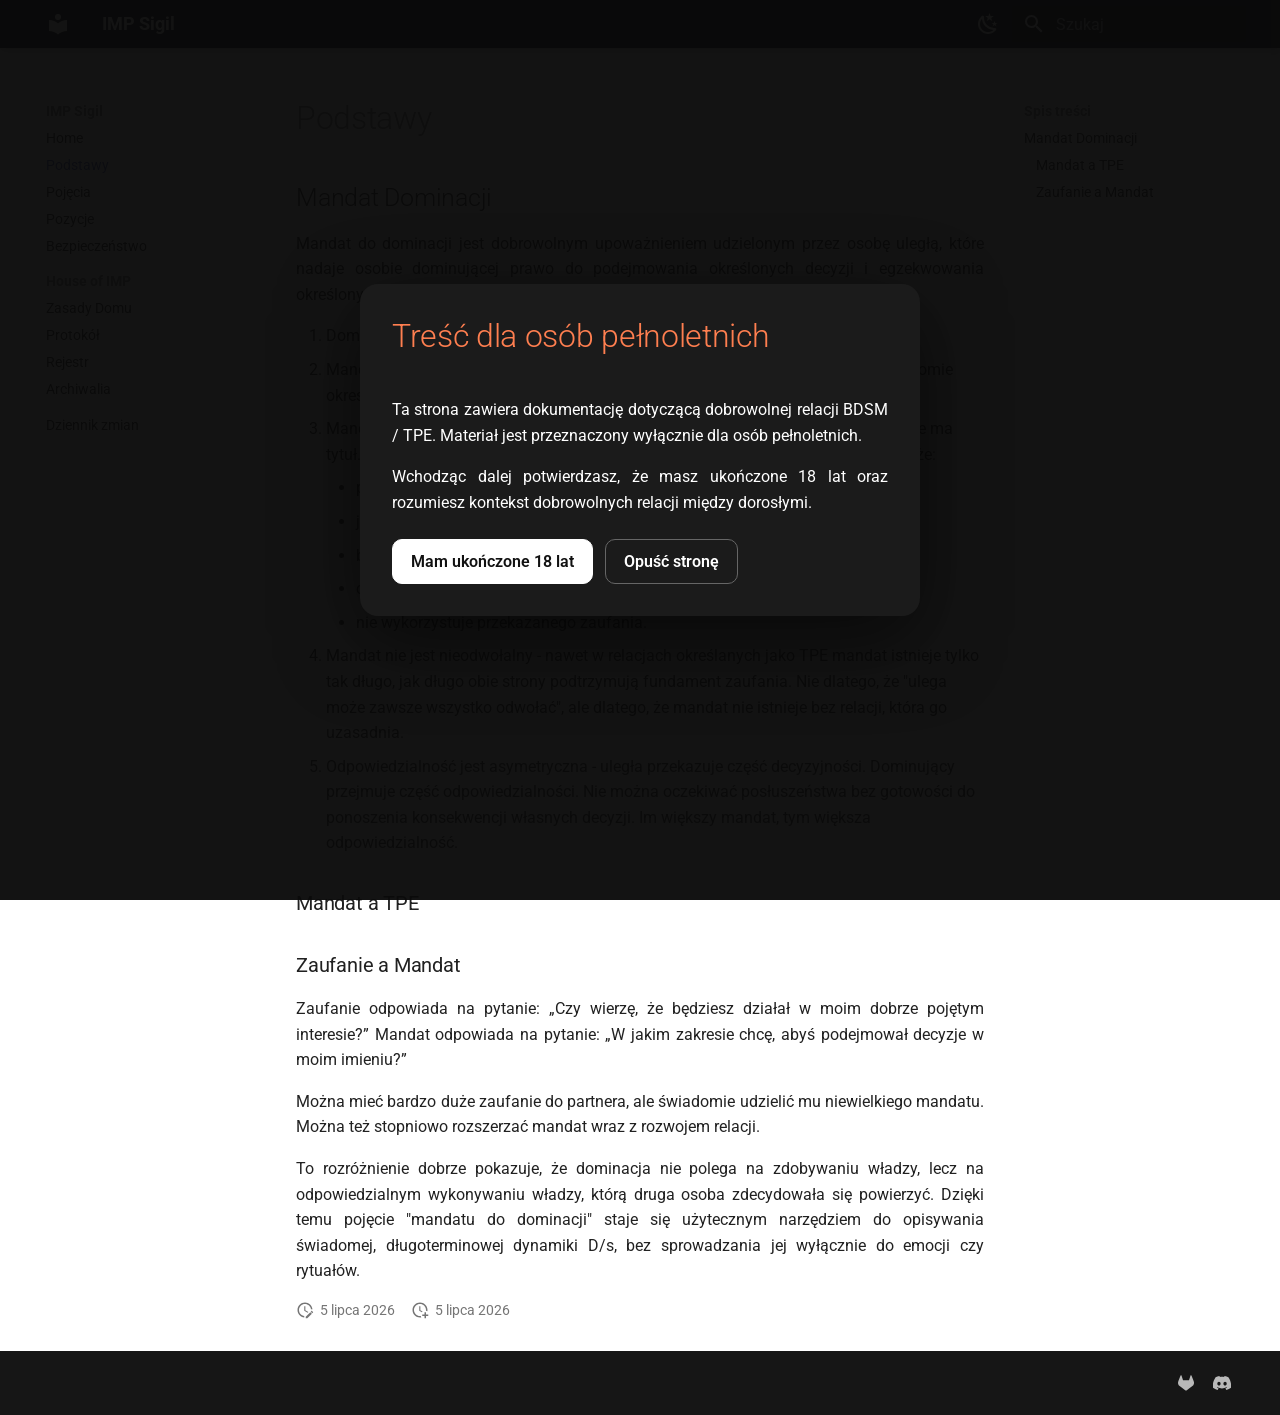
<file: podstawy/index.html>
<!doctype html>
<html lang="pl" class="no-js">
  <head>
    
      <meta charset="utf-8">
      <meta name="viewport" content="width=device-width,initial-scale=1">
      
        <meta name="description" content="Book of IMP">
      
      
      
        <link rel="canonical" href="https://impsigil.github.io/podstawy/">
      
      
        <link rel="prev" href="..">
      
      
        <link rel="next" href="../pojecia/">
      
      
        
      
      
      <link rel="icon" href="../assets/images/favicon.png">
      <meta name="generator" content="mkdocs-1.6.1, mkdocs-material-9.7.6">
    
    
      
        <title>Podstawy - IMP Sigil</title>
      
    
    
      <link rel="stylesheet" href="../assets/stylesheets/main.484c7ddc.min.css">
      
        
        <link rel="stylesheet" href="../assets/stylesheets/palette.ab4e12ef.min.css">
      
      


    
    
      
    
    
      
        
        
        <link rel="preconnect" href="https://fonts.gstatic.com" crossorigin>
        <link rel="stylesheet" href="https://fonts.googleapis.com/css?family=Roboto:300,300i,400,400i,700,700i%7CRoboto+Mono:400,400i,700,700i&display=fallback">
        <style>:root{--md-text-font:"Roboto";--md-code-font:"Roboto Mono"}</style>
      
    
    
      <link rel="stylesheet" href="../assets/age-gate.css">
    
      <link rel="stylesheet" href="../assets/style.css">
    
    <script>__md_scope=new URL("..",location),__md_hash=e=>[...e].reduce(((e,_)=>(e<<5)-e+_.charCodeAt(0)),0),__md_get=(e,_=localStorage,t=__md_scope)=>JSON.parse(_.getItem(t.pathname+"."+e)),__md_set=(e,_,t=localStorage,a=__md_scope)=>{try{t.setItem(a.pathname+"."+e,JSON.stringify(_))}catch(e){}}</script>
    
      

    
    
  </head>
  
  
    
    
      
    
    
    
    
    <body dir="ltr" data-md-color-scheme="default" data-md-color-primary="black" data-md-color-accent="black">
  
    
    <input class="md-toggle" data-md-toggle="drawer" type="checkbox" id="__drawer" autocomplete="off">
    <input class="md-toggle" data-md-toggle="search" type="checkbox" id="__search" autocomplete="off">
    <label class="md-overlay" for="__drawer"></label>
    <div data-md-component="skip">
      
        
        <a href="#podstawy" class="md-skip">
          Przejdź do treści
        </a>
      
    </div>
    <div data-md-component="announce">
      
    </div>
    
    
      

  

<header class="md-header md-header--shadow" data-md-component="header">
  <nav class="md-header__inner md-grid" aria-label="Nagłówek">
    <a href=".." title="IMP Sigil" class="md-header__button md-logo" aria-label="IMP Sigil" data-md-component="logo">
      
  
  <svg xmlns="http://www.w3.org/2000/svg" viewBox="0 0 24 24"><path d="M12 8a3 3 0 0 0 3-3 3 3 0 0 0-3-3 3 3 0 0 0-3 3 3 3 0 0 0 3 3m0 3.54C9.64 9.35 6.5 8 3 8v11c3.5 0 6.64 1.35 9 3.54 2.36-2.19 5.5-3.54 9-3.54V8c-3.5 0-6.64 1.35-9 3.54"/></svg>

    </a>
    <label class="md-header__button md-icon" for="__drawer">
      
      <svg xmlns="http://www.w3.org/2000/svg" viewBox="0 0 24 24"><path d="M3 6h18v2H3zm0 5h18v2H3zm0 5h18v2H3z"/></svg>
    </label>
    <div class="md-header__title" data-md-component="header-title">
      <div class="md-header__ellipsis">
        <div class="md-header__topic">
          <span class="md-ellipsis">
            IMP Sigil
          </span>
        </div>
        <div class="md-header__topic" data-md-component="header-topic">
          <span class="md-ellipsis">
            
              Podstawy
            
          </span>
        </div>
      </div>
    </div>
    
      
        <form class="md-header__option" data-md-component="palette">
  
    
    
    
    <input class="md-option" data-md-color-media="" data-md-color-scheme="default" data-md-color-primary="black" data-md-color-accent="black"  aria-label="Przełącz na tryb ciemny"  type="radio" name="__palette" id="__palette_0">
    
      <label class="md-header__button md-icon" title="Przełącz na tryb ciemny" for="__palette_1" hidden>
        <svg xmlns="http://www.w3.org/2000/svg" viewBox="0 0 24 24"><path d="m17.75 4.09-2.53 1.94.91 3.06-2.63-1.81-2.63 1.81.91-3.06-2.53-1.94L12.44 4l1.06-3 1.06 3zm3.5 6.91-1.64 1.25.59 1.98-1.7-1.17-1.7 1.17.59-1.98L15.75 11l2.06-.05L18.5 9l.69 1.95zm-2.28 4.95c.83-.08 1.72 1.1 1.19 1.85-.32.45-.66.87-1.08 1.27C15.17 23 8.84 23 4.94 19.07c-3.91-3.9-3.91-10.24 0-14.14.4-.4.82-.76 1.27-1.08.75-.53 1.93.36 1.85 1.19-.27 2.86.69 5.83 2.89 8.02a9.96 9.96 0 0 0 8.02 2.89m-1.64 2.02a12.08 12.08 0 0 1-7.8-3.47c-2.17-2.19-3.33-5-3.49-7.82-2.81 3.14-2.7 7.96.31 10.98 3.02 3.01 7.84 3.12 10.98.31"/></svg>
      </label>
    
  
    
    
    
    <input class="md-option" data-md-color-media="" data-md-color-scheme="slate" data-md-color-primary="black" data-md-color-accent="black"  aria-label="Przełącz na tryb jasny"  type="radio" name="__palette" id="__palette_1">
    
      <label class="md-header__button md-icon" title="Przełącz na tryb jasny" for="__palette_0" hidden>
        <svg xmlns="http://www.w3.org/2000/svg" viewBox="0 0 24 24"><path d="M12 7a5 5 0 0 1 5 5 5 5 0 0 1-5 5 5 5 0 0 1-5-5 5 5 0 0 1 5-5m0 2a3 3 0 0 0-3 3 3 3 0 0 0 3 3 3 3 0 0 0 3-3 3 3 0 0 0-3-3m0-7 2.39 3.42C13.65 5.15 12.84 5 12 5s-1.65.15-2.39.42zM3.34 7l4.16-.35A7.2 7.2 0 0 0 5.94 8.5c-.44.74-.69 1.5-.83 2.29zm.02 10 1.76-3.77a7.131 7.131 0 0 0 2.38 4.14zM20.65 7l-1.77 3.79a7.02 7.02 0 0 0-2.38-4.15zm-.01 10-4.14.36c.59-.51 1.12-1.14 1.54-1.86.42-.73.69-1.5.83-2.29zM12 22l-2.41-3.44c.74.27 1.55.44 2.41.44.82 0 1.63-.17 2.37-.44z"/></svg>
      </label>
    
  
</form>
      
    
    
      <script>var palette=__md_get("__palette");if(palette&&palette.color){if("(prefers-color-scheme)"===palette.color.media){var media=matchMedia("(prefers-color-scheme: light)"),input=document.querySelector(media.matches?"[data-md-color-media='(prefers-color-scheme: light)']":"[data-md-color-media='(prefers-color-scheme: dark)']");palette.color.media=input.getAttribute("data-md-color-media"),palette.color.scheme=input.getAttribute("data-md-color-scheme"),palette.color.primary=input.getAttribute("data-md-color-primary"),palette.color.accent=input.getAttribute("data-md-color-accent")}for(var[key,value]of Object.entries(palette.color))document.body.setAttribute("data-md-color-"+key,value)}</script>
    
    
    
      
      
        <label class="md-header__button md-icon" for="__search">
          
          <svg xmlns="http://www.w3.org/2000/svg" viewBox="0 0 24 24"><path d="M9.5 3A6.5 6.5 0 0 1 16 9.5c0 1.61-.59 3.09-1.56 4.23l.27.27h.79l5 5-1.5 1.5-5-5v-.79l-.27-.27A6.52 6.52 0 0 1 9.5 16 6.5 6.5 0 0 1 3 9.5 6.5 6.5 0 0 1 9.5 3m0 2C7 5 5 7 5 9.5S7 14 9.5 14 14 12 14 9.5 12 5 9.5 5"/></svg>
        </label>
        <div class="md-search" data-md-component="search" role="dialog">
  <label class="md-search__overlay" for="__search"></label>
  <div class="md-search__inner" role="search">
    <form class="md-search__form" name="search">
      <input type="text" class="md-search__input" name="query" aria-label="Szukaj" placeholder="Szukaj" autocapitalize="off" autocorrect="off" autocomplete="off" spellcheck="false" data-md-component="search-query" required>
      <label class="md-search__icon md-icon" for="__search">
        
        <svg xmlns="http://www.w3.org/2000/svg" viewBox="0 0 24 24"><path d="M9.5 3A6.5 6.5 0 0 1 16 9.5c0 1.61-.59 3.09-1.56 4.23l.27.27h.79l5 5-1.5 1.5-5-5v-.79l-.27-.27A6.52 6.52 0 0 1 9.5 16 6.5 6.5 0 0 1 3 9.5 6.5 6.5 0 0 1 9.5 3m0 2C7 5 5 7 5 9.5S7 14 9.5 14 14 12 14 9.5 12 5 9.5 5"/></svg>
        
        <svg xmlns="http://www.w3.org/2000/svg" viewBox="0 0 24 24"><path d="M20 11v2H8l5.5 5.5-1.42 1.42L4.16 12l7.92-7.92L13.5 5.5 8 11z"/></svg>
      </label>
      <nav class="md-search__options" aria-label="Szukaj">
        
        <button type="reset" class="md-search__icon md-icon" title="Wyczyść" aria-label="Wyczyść" tabindex="-1">
          
          <svg xmlns="http://www.w3.org/2000/svg" viewBox="0 0 24 24"><path d="M19 6.41 17.59 5 12 10.59 6.41 5 5 6.41 10.59 12 5 17.59 6.41 19 12 13.41 17.59 19 19 17.59 13.41 12z"/></svg>
        </button>
      </nav>
      
        <div class="md-search__suggest" data-md-component="search-suggest"></div>
      
    </form>
    <div class="md-search__output">
      <div class="md-search__scrollwrap" tabindex="0" data-md-scrollfix>
        <div class="md-search-result" data-md-component="search-result">
          <div class="md-search-result__meta">
            Inicjowanie wyszukiwania
          </div>
          <ol class="md-search-result__list" role="presentation"></ol>
        </div>
      </div>
    </div>
  </div>
</div>
      
    
    
  </nav>
  
</header>
    
    <div class="md-container" data-md-component="container">
      
      
        
          
        
      
      <main class="md-main" data-md-component="main">
        <div class="md-main__inner md-grid">
          
            
              
              <div class="md-sidebar md-sidebar--primary" data-md-component="sidebar" data-md-type="navigation" >
                <div class="md-sidebar__scrollwrap">
                  <div class="md-sidebar__inner">
                    



<nav class="md-nav md-nav--primary" aria-label="Nawigacja" data-md-level="0">
  <label class="md-nav__title" for="__drawer">
    <a href=".." title="IMP Sigil" class="md-nav__button md-logo" aria-label="IMP Sigil" data-md-component="logo">
      
  
  <svg xmlns="http://www.w3.org/2000/svg" viewBox="0 0 24 24"><path d="M12 8a3 3 0 0 0 3-3 3 3 0 0 0-3-3 3 3 0 0 0-3 3 3 3 0 0 0 3 3m0 3.54C9.64 9.35 6.5 8 3 8v11c3.5 0 6.64 1.35 9 3.54 2.36-2.19 5.5-3.54 9-3.54V8c-3.5 0-6.64 1.35-9 3.54"/></svg>

    </a>
    IMP Sigil
  </label>
  
  <ul class="md-nav__list" data-md-scrollfix>
    
      
      
  
  
  
  
    <li class="md-nav__item">
      <a href=".." class="md-nav__link">
        
  
  
  <span class="md-ellipsis">
    
  
    Home
  

    
  </span>
  
  

      </a>
    </li>
  

    
      
      
  
  
    
  
  
  
    <li class="md-nav__item md-nav__item--active">
      
      <input class="md-nav__toggle md-toggle" type="checkbox" id="__toc">
      
      
        
      
      
        <label class="md-nav__link md-nav__link--active" for="__toc">
          
  
  
  <span class="md-ellipsis">
    
  
    Podstawy
  

    
  </span>
  
  

          <span class="md-nav__icon md-icon"></span>
        </label>
      
      <a href="./" class="md-nav__link md-nav__link--active">
        
  
  
  <span class="md-ellipsis">
    
  
    Podstawy
  

    
  </span>
  
  

      </a>
      
        

<nav class="md-nav md-nav--secondary" aria-label="Spis treści">
  
  
  
    
  
  
    <label class="md-nav__title" for="__toc">
      <span class="md-nav__icon md-icon"></span>
      Spis treści
    </label>
    <ul class="md-nav__list" data-md-component="toc" data-md-scrollfix>
      
        <li class="md-nav__item">
  <a href="#mandat_dominacji" class="md-nav__link">
    <span class="md-ellipsis">
      
        Mandat Dominacji
      
    </span>
  </a>
  
    <nav class="md-nav" aria-label="Mandat Dominacji">
      <ul class="md-nav__list">
        
          <li class="md-nav__item">
  <a href="#mandat_a_tpe" class="md-nav__link">
    <span class="md-ellipsis">
      
        Mandat a TPE
      
    </span>
  </a>
  
</li>
        
          <li class="md-nav__item">
  <a href="#zaufanie_a_mandat" class="md-nav__link">
    <span class="md-ellipsis">
      
        Zaufanie a Mandat
      
    </span>
  </a>
  
</li>
        
      </ul>
    </nav>
  
</li>
      
    </ul>
  
</nav>
      
    </li>
  

    
      
      
  
  
  
  
    <li class="md-nav__item">
      <a href="../pojecia/" class="md-nav__link">
        
  
  
  <span class="md-ellipsis">
    
  
    Pojęcia
  

    
  </span>
  
  

      </a>
    </li>
  

    
      
      
  
  
  
  
    <li class="md-nav__item">
      <a href="../pozycje/" class="md-nav__link">
        
  
  
  <span class="md-ellipsis">
    
  
    Pozycje
  

    
  </span>
  
  

      </a>
    </li>
  

    
      
      
  
  
  
  
    <li class="md-nav__item">
      <a href="../bezpieczenstwo/" class="md-nav__link">
        
  
  
  <span class="md-ellipsis">
    
  
    Bezpieczeństwo
  

    
  </span>
  
  

      </a>
    </li>
  

    
      
      
  
  
  
  
    
    
    
    
      
        
        
      
    
    
    <li class="md-nav__item md-nav__item--section md-nav__item--nested">
      
        
        
        <input class="md-nav__toggle md-toggle " type="checkbox" id="__nav_6" >
        
          
          <label class="md-nav__link" for="__nav_6" id="__nav_6_label" tabindex="">
            
  
  
  <span class="md-ellipsis">
    
  
    House of IMP
  

    
  </span>
  
  

            <span class="md-nav__icon md-icon"></span>
          </label>
        
        <nav class="md-nav" data-md-level="1" aria-labelledby="__nav_6_label" aria-expanded="false">
          <label class="md-nav__title" for="__nav_6">
            <span class="md-nav__icon md-icon"></span>
            
  
    House of IMP
  

          </label>
          <ul class="md-nav__list" data-md-scrollfix>
            
              
                
  
  
  
  
    <li class="md-nav__item">
      <a href="../manifest/" class="md-nav__link">
        
  
  
  <span class="md-ellipsis">
    
  
    Zasady Domu
  

    
  </span>
  
  

      </a>
    </li>
  

              
            
              
                
  
  
  
  
    <li class="md-nav__item">
      <a href="../protokol/" class="md-nav__link">
        
  
  
  <span class="md-ellipsis">
    
  
    Protokół
  

    
  </span>
  
  

      </a>
    </li>
  

              
            
              
                
  
  
  
  
    <li class="md-nav__item">
      <a href="../log/" class="md-nav__link">
        
  
  
  <span class="md-ellipsis">
    
  
    Rejestr
  

    
  </span>
  
  

      </a>
    </li>
  

              
            
              
                
  
  
  
  
    <li class="md-nav__item">
      <a href="../archiwum/" class="md-nav__link">
        
  
  
  <span class="md-ellipsis">
    
  
    Archiwalia
  

    
  </span>
  
  

      </a>
    </li>
  

              
            
          </ul>
        </nav>
      
    </li>
  

    
      
      
  
  
  
  
    <li class="md-nav__item">
      <a href="../changelog/" class="md-nav__link">
        
  
  
  <span class="md-ellipsis">
    
  
    Dziennik zmian
  

    
  </span>
  
  

      </a>
    </li>
  

    
  </ul>
</nav>
                  </div>
                </div>
              </div>
            
            
              
              <div class="md-sidebar md-sidebar--secondary" data-md-component="sidebar" data-md-type="toc" >
                <div class="md-sidebar__scrollwrap">
                  <div class="md-sidebar__inner">
                    

<nav class="md-nav md-nav--secondary" aria-label="Spis treści">
  
  
  
    
  
  
    <label class="md-nav__title" for="__toc">
      <span class="md-nav__icon md-icon"></span>
      Spis treści
    </label>
    <ul class="md-nav__list" data-md-component="toc" data-md-scrollfix>
      
        <li class="md-nav__item">
  <a href="#mandat_dominacji" class="md-nav__link">
    <span class="md-ellipsis">
      
        Mandat Dominacji
      
    </span>
  </a>
  
    <nav class="md-nav" aria-label="Mandat Dominacji">
      <ul class="md-nav__list">
        
          <li class="md-nav__item">
  <a href="#mandat_a_tpe" class="md-nav__link">
    <span class="md-ellipsis">
      
        Mandat a TPE
      
    </span>
  </a>
  
</li>
        
          <li class="md-nav__item">
  <a href="#zaufanie_a_mandat" class="md-nav__link">
    <span class="md-ellipsis">
      
        Zaufanie a Mandat
      
    </span>
  </a>
  
</li>
        
      </ul>
    </nav>
  
</li>
      
    </ul>
  
</nav>
                  </div>
                </div>
              </div>
            
          
          
            <div class="md-content" data-md-component="content">
              
              <article class="md-content__inner md-typeset">
                
  <div id="age-gate" class="age-gate" aria-hidden="false">
    <div class="age-gate__box" role="dialog" aria-modal="true" aria-labelledby="age-gate-title">
      <h1 id="age-gate-title">Treść dla osób pełnoletnich</h1>

      <p>
        Ta strona zawiera dokumentację dotyczącą dobrowolnej relacji BDSM / TPE.
        Materiał jest przeznaczony wyłącznie dla osób pełnoletnich.
      </p>

      <p>
        Wchodząc dalej potwierdzasz, że masz ukończone 18 lat oraz rozumiesz
        kontekst dobrowolnych relacji między dorosłymi.
      </p>

      <div class="age-gate__actions">
        <button id="age-gate-accept" class="age-gate__button age-gate__button--primary">
          Mam ukończone 18 lat
        </button>

        <button id="age-gate-reject" class="age-gate__button">
          Opuść stronę
        </button>
      </div>
    </div>
  </div>

  
                  



<h1 id="podstawy">Podstawy<a class="headerlink" href="#podstawy" title="Permanent link">#</a></h1>
<h2 id="mandat_dominacji">Mandat Dominacji<a class="headerlink" href="#mandat_dominacji" title="Permanent link">#</a></h2>
<p>Mandat do dominacji jest dobrowolnym upoważnieniem udzielonym przez osobę uległą, które nadaje osobie dominującej prawo do podejmowania określonych decyzji i egzekwowania określonych zasad w granicach wspólnie ustalonej relacji.</p>
<ol>
<li>Dominujący nie bierze władzy, to wuległa ją oddaje</li>
<li>Mandat ma zakres - każdy mandat ma granice, dojrzałe relacje zwykle bardzo świadomie określają, gdzie mandat się zaczyna, a gdzie kończy.</li>
<li>Mandat wymaga legitymacji - osoba dominująca nie utrzymuje autorytetu dlatego, że ma tytuł. To autorytet buduje mandat, nie odwrotnie. Dominujący utrzymuje go dlatego, że:<ul>
<li>podejmuje dobre decyzje,</li>
<li>jest przewidywalna,</li>
<li>bierze odpowiedzialność,</li>
<li>chroni dobro relacji,</li>
<li>nie wykorzystuje przekazanego zaufania.</li>
</ul>
</li>
<li>Mandat nie jest nieodwołalny - nawet w relacjach określanych jako TPE mandat istnieje tylko tak długo, jak długo obie strony podtrzymują fundament zaufania. Nie dlatego, że "ulega może zawsze wszystko odwołać", ale dlatego, że mandat nie istnieje bez relacji, która go uzasadnia.</li>
<li>Odpowiedzialność jest asymetryczna - uległa przekazuje część decyzyjności. Dominujący przejmuje część odpowiedzialności. Nie można oczekiwać posłuszeństwa bez gotowości do ponoszenia konsekwencji własnych decyzji. Im większy mandat, tym większa odpowiedzialność.</li>
</ol>
<h3 id="mandat_a_tpe">Mandat a TPE<a class="headerlink" href="#mandat_a_tpe" title="Permanent link">#</a></h3>
<h3 id="zaufanie_a_mandat">Zaufanie a Mandat<a class="headerlink" href="#zaufanie_a_mandat" title="Permanent link">#</a></h3>
<p>Zaufanie odpowiada na pytanie: „Czy wierzę, że będziesz działał w moim dobrze pojętym interesie?”
Mandat odpowiada na pytanie: „W jakim zakresie chcę, abyś podejmował decyzje w moim imieniu?”</p>
<p>Można mieć bardzo duże zaufanie do partnera, ale świadomie udzielić mu niewielkiego mandatu. Można też stopniowo rozszerzać mandat wraz z rozwojem relacji.</p>
<p>To rozróżnienie dobrze pokazuje, że dominacja nie polega na zdobywaniu władzy, lecz na odpowiedzialnym wykonywaniu władzy, którą druga osoba zdecydowała się powierzyć. Dzięki temu pojęcie "mandatu do dominacji" staje się użytecznym narzędziem do opisywania świadomej, długoterminowej dynamiki D/s, bez sprowadzania jej wyłącznie do emocji czy rytuałów.</p>







  
    
  
  
    
  


  <aside class="md-source-file">
    
      
  <span class="md-source-file__fact">
    <span class="md-icon" title="Ostatnia aktualizacja">
      <svg xmlns="http://www.w3.org/2000/svg" viewBox="0 0 24 24"><path d="M21 13.1c-.1 0-.3.1-.4.2l-1 1 2.1 2.1 1-1c.2-.2.2-.6 0-.8l-1.3-1.3c-.1-.1-.2-.2-.4-.2m-1.9 1.8-6.1 6V23h2.1l6.1-6.1zM12.5 7v5.2l4 2.4-1 1L11 13V7zM11 21.9c-5.1-.5-9-4.8-9-9.9C2 6.5 6.5 2 12 2c5.3 0 9.6 4.1 10 9.3-.3-.1-.6-.2-1-.2s-.7.1-1 .2C19.6 7.2 16.2 4 12 4c-4.4 0-8 3.6-8 8 0 4.1 3.1 7.5 7.1 7.9l-.1.2z"/></svg>
    </span>
    <span class="git-revision-date-localized-plugin git-revision-date-localized-plugin-date" title="5 lipca 2026 16:56:49 UTC">5 lipca 2026</span>
  </span>

    
    
      
  <span class="md-source-file__fact">
    <span class="md-icon" title="Utworzony">
      <svg xmlns="http://www.w3.org/2000/svg" viewBox="0 0 24 24"><path d="M14.47 15.08 11 13V7h1.5v5.25l3.08 1.83c-.41.28-.79.62-1.11 1m-1.39 4.84c-.36.05-.71.08-1.08.08-4.42 0-8-3.58-8-8s3.58-8 8-8 8 3.58 8 8c0 .37-.03.72-.08 1.08.69.1 1.33.32 1.92.64.1-.56.16-1.13.16-1.72 0-5.5-4.5-10-10-10S2 6.5 2 12s4.47 10 10 10c.59 0 1.16-.06 1.72-.16-.32-.59-.54-1.23-.64-1.92M18 15v3h-3v2h3v3h2v-3h3v-2h-3v-3z"/></svg>
    </span>
    <span class="git-revision-date-localized-plugin git-revision-date-localized-plugin-date" title="5 lipca 2026 16:56:49 UTC">5 lipca 2026</span>
  </span>

    
    
    
  </aside>





                

              </article>
            </div>
          
          
<script>var target=document.getElementById(location.hash.slice(1));target&&target.name&&(target.checked=target.name.startsWith("__tabbed_"))</script>
        </div>
        
          <button type="button" class="md-top md-icon" data-md-component="top" hidden>
  
  <svg xmlns="http://www.w3.org/2000/svg" viewBox="0 0 24 24"><path d="M13 20h-2V8l-5.5 5.5-1.42-1.42L12 4.16l7.92 7.92-1.42 1.42L13 8z"/></svg>
  Powrót do góry
</button>
        
      </main>
      
        <footer class="md-footer">
  
  <div class="md-footer-meta md-typeset">
    <div class="md-footer-meta__inner md-grid">
      <div class="md-copyright">
  
  
</div>
      
        
<div class="md-social">
  
    
    
    
    
      
      
    
    <a href="https://fetlife.com/I-M-P" target="_blank" rel="noopener" title="fetlife.com" class="md-social__link">
      <svg xmlns="http://www.w3.org/2000/svg" viewBox="0 0 512 512"><!--! Font Awesome Free 7.1.0 by @fontawesome - https://fontawesome.com License - https://fontawesome.com/license/free (Icons: CC BY 4.0, Fonts: SIL OFL 1.1, Code: MIT License) Copyright 2025 Fonticons, Inc.--><path d="m504 204.6-.7-1.8L433.6 21c-1.4-3.6-3.9-6.6-7.2-8.6-2.4-1.6-5.1-2.5-8-2.8s-5.7.1-8.4 1.1-5.1 2.7-7.1 4.8c-1.9 2.1-3.3 4.7-4.1 7.4l-47 144H161.3l-47.1-144c-.8-2.8-2.2-5.3-4.1-7.4-2-2.1-4.4-3.7-7.1-4.8-2.6-1-5.5-1.4-8.4-1.1s-5.6 1.2-8 2.8c-3.2 2-5.8 5.1-7.2 8.6L9.8 202.8l-.8 1.8c-10 26.2-11.3 55-3.5 82 7.7 26.9 24 50.7 46.4 67.6l.3.2.6.4 106 79.5c38.5 29.1 66.7 50.3 84.6 63.9 3.7 1.9 8.3 4.3 13 4.3s9.3-2.4 13-4.3c17.9-13.5 46.1-34.9 84.6-63.9l106.7-79.9.3-.3c22.4-16.9 38.7-40.6 45.6-67.5 8.6-27 7.4-55.8-2.6-82"/></svg>
    </a>
  
    
    
    
    
      
      
    
    <a href="https://discord.com/users/694867336179613756" target="_blank" rel="noopener" title="discord.com" class="md-social__link">
      <svg xmlns="http://www.w3.org/2000/svg" viewBox="0 0 576 512"><!--! Font Awesome Free 7.1.0 by @fontawesome - https://fontawesome.com License - https://fontawesome.com/license/free (Icons: CC BY 4.0, Fonts: SIL OFL 1.1, Code: MIT License) Copyright 2025 Fonticons, Inc.--><path d="M492.5 69.8c-.2-.3-.4-.6-.8-.7-38.1-17.5-78.4-30-119.7-37.1-.4-.1-.8 0-1.1.1s-.6.4-.8.8c-5.5 9.9-10.5 20.2-14.9 30.6-44.6-6.8-89.9-6.8-134.4 0-4.5-10.5-9.5-20.7-15.1-30.6-.2-.3-.5-.6-.8-.8s-.7-.2-1.1-.2C162.5 39 122.2 51.5 84.1 69c-.3.1-.6.4-.8.7C7.1 183.5-13.8 294.6-3.6 404.2c0 .3.1.5.2.8s.3.4.5.6c44.4 32.9 94 58 146.8 74.2.4.1.8.1 1.1 0s.7-.4.9-.7c11.3-15.4 21.4-31.8 30-48.8.1-.2.2-.5.2-.8s0-.5-.1-.8-.2-.5-.4-.6-.4-.3-.7-.4c-15.8-6.1-31.2-13.4-45.9-21.9-.3-.2-.5-.4-.7-.6s-.3-.6-.3-.9 0-.6.2-.9.3-.5.6-.7c3.1-2.3 6.2-4.7 9.1-7.1.3-.2.6-.4.9-.4s.7 0 1 .1c96.2 43.9 200.4 43.9 295.5 0 .3-.1.7-.2 1-.2s.7.2.9.4c2.9 2.4 6 4.9 9.1 7.2.2.2.4.4.6.7s.2.6.2.9-.1.6-.3.9-.4.5-.6.6c-14.7 8.6-30 15.9-45.9 21.8-.2.1-.5.2-.7.4s-.3.4-.4.7-.1.5-.1.8.1.5.2.8c8.8 17 18.8 33.3 30 48.8.2.3.6.6.9.7s.8.1 1.1 0c52.9-16.2 102.6-41.3 147.1-74.2.2-.2.4-.4.5-.6s.2-.5.2-.8c12.3-126.8-20.5-236.9-86.9-334.5zm-302 267.7c-29 0-52.8-26.6-52.8-59.2s23.4-59.2 52.8-59.2c29.7 0 53.3 26.8 52.8 59.2 0 32.7-23.4 59.2-52.8 59.2m195.4 0c-29 0-52.8-26.6-52.8-59.2s23.4-59.2 52.8-59.2c29.7 0 53.3 26.8 52.8 59.2 0 32.7-23.2 59.2-52.8 59.2"/></svg>
    </a>
  
</div>
      
    </div>
  </div>
</footer>
      
    </div>
    <div class="md-dialog" data-md-component="dialog">
      <div class="md-dialog__inner md-typeset"></div>
    </div>
    
    
    
      
      
      <script id="__config" type="application/json">{"annotate": null, "base": "..", "features": ["navigation.sections", "navigation.top", "search.suggest", "search.highlight", "search.suggest", "content.code.copy"], "search": "../assets/javascripts/workers/search.2c215733.min.js", "tags": null, "translations": {"clipboard.copied": "Skopiowano do schowka", "clipboard.copy": "Kopiuj do schowka", "search.result.more.one": "1 wi\u0119cej na tej stronie", "search.result.more.other": "# wi\u0119cej na tej stronie", "search.result.none": "Brak wynik\u00f3w wyszukiwania", "search.result.one": "Wyniki wyszukiwania: 1", "search.result.other": "Wyniki wyszukiwania: #", "search.result.placeholder": "Zacznij pisa\u0107, aby szuka\u0107", "search.result.term.missing": "Brak", "select.version": "Wybierz wersj\u0119"}, "version": null}</script>
    
    
      <script src="../assets/javascripts/bundle.79ae519e.min.js"></script>
      
        <script src="../assets/age-gate.js"></script>
      
    
  </body>
</html>
</file>
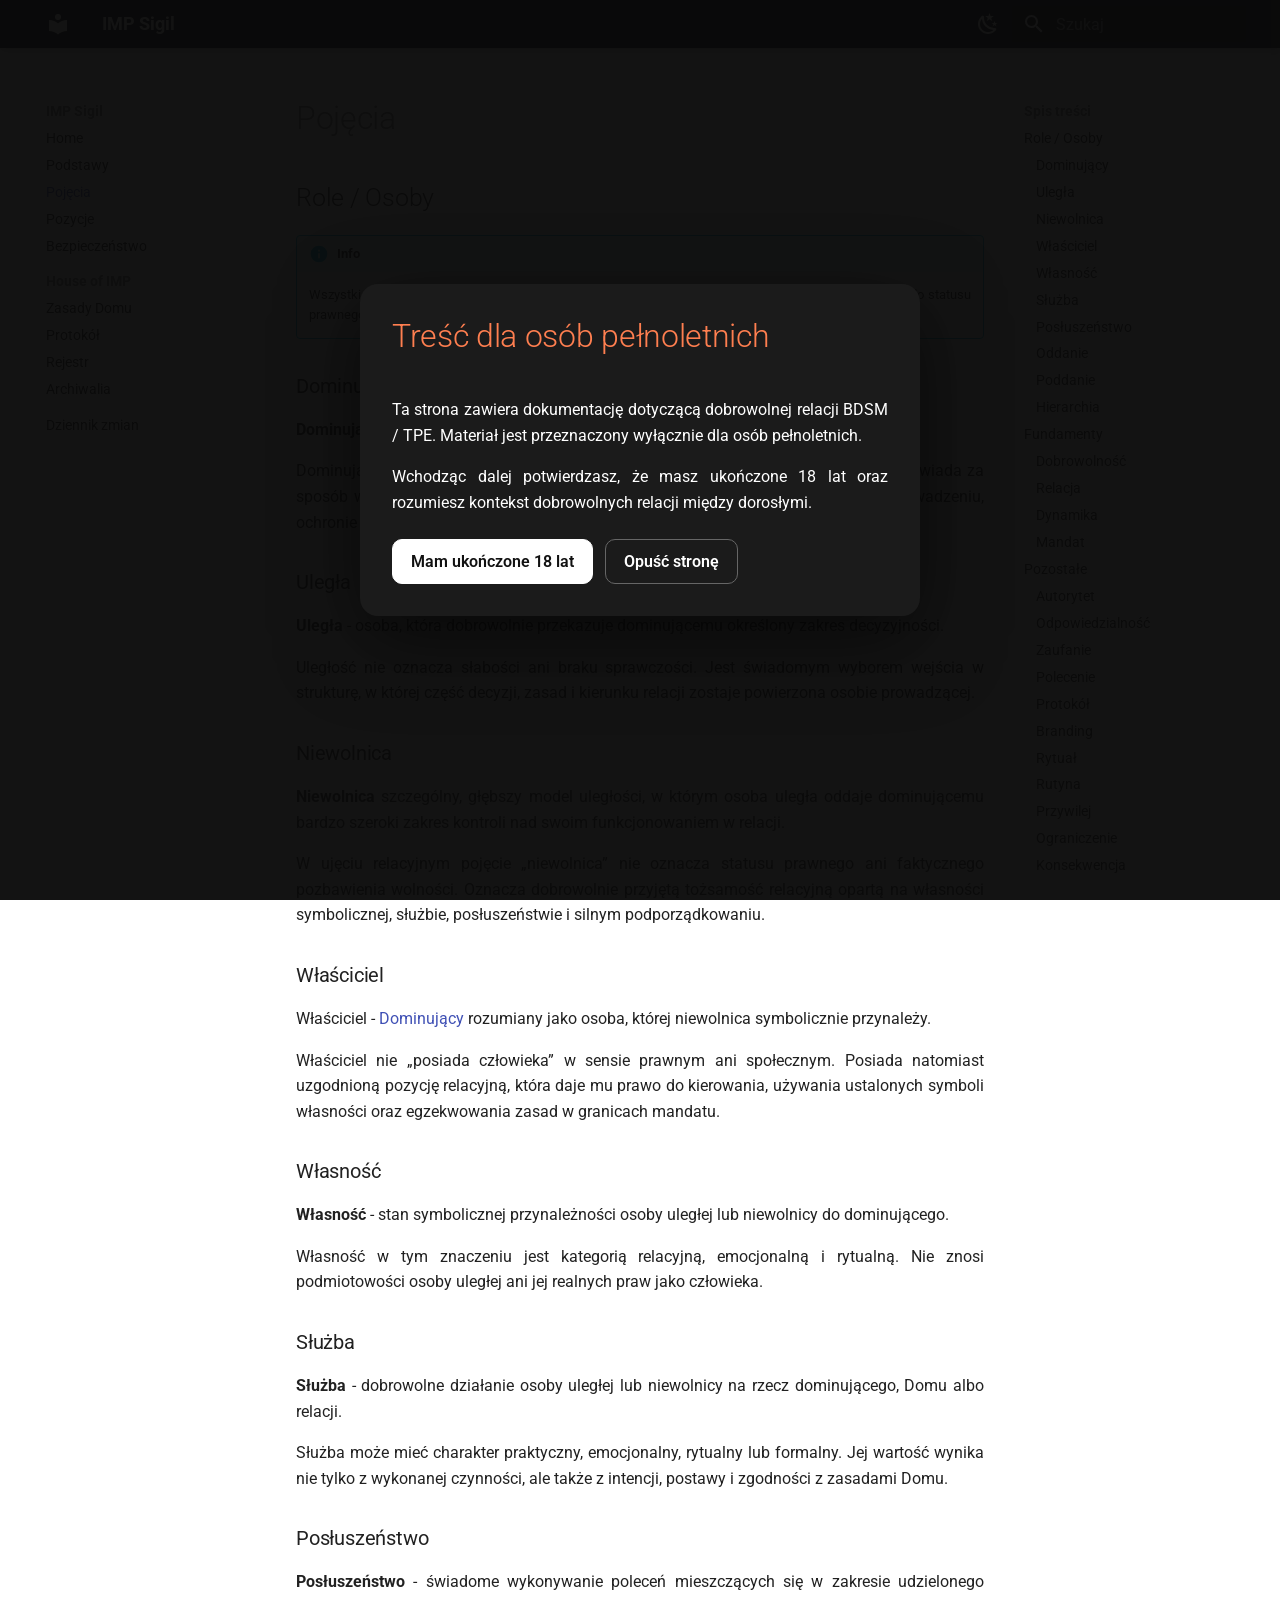
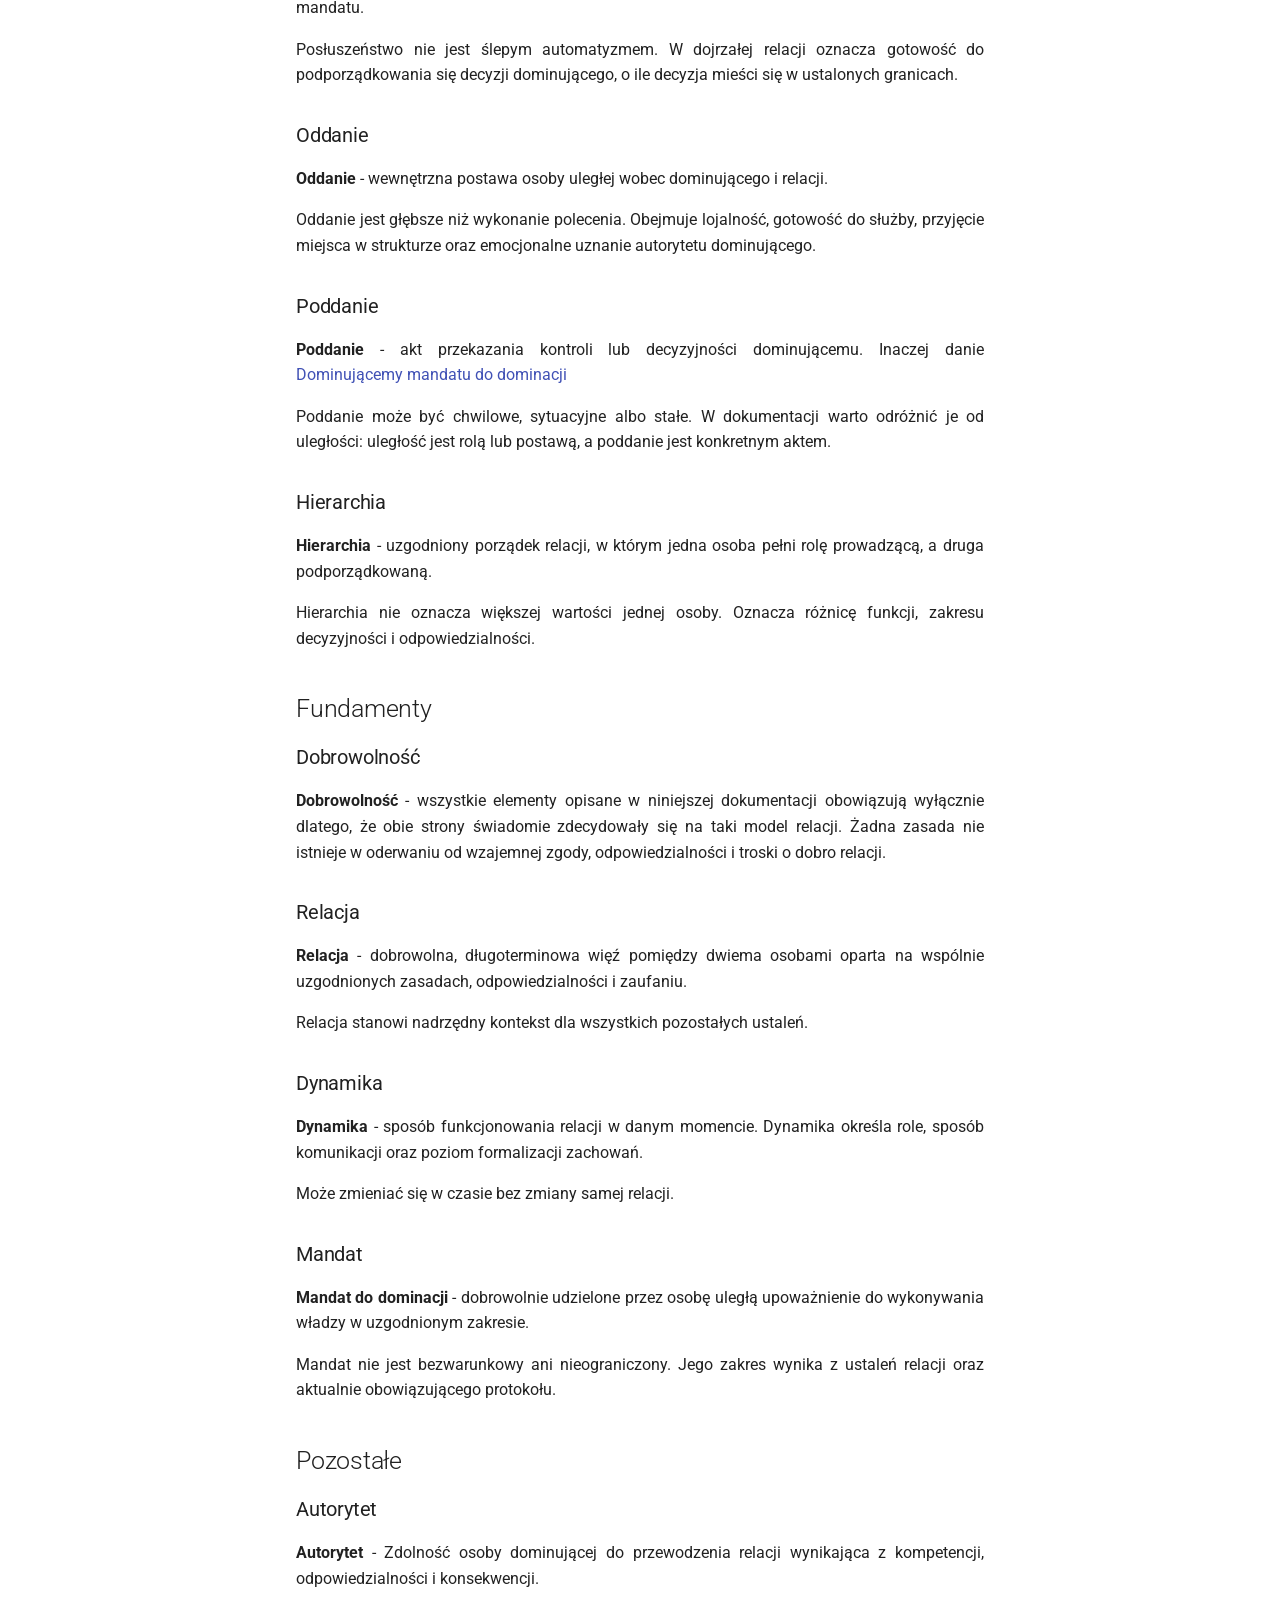
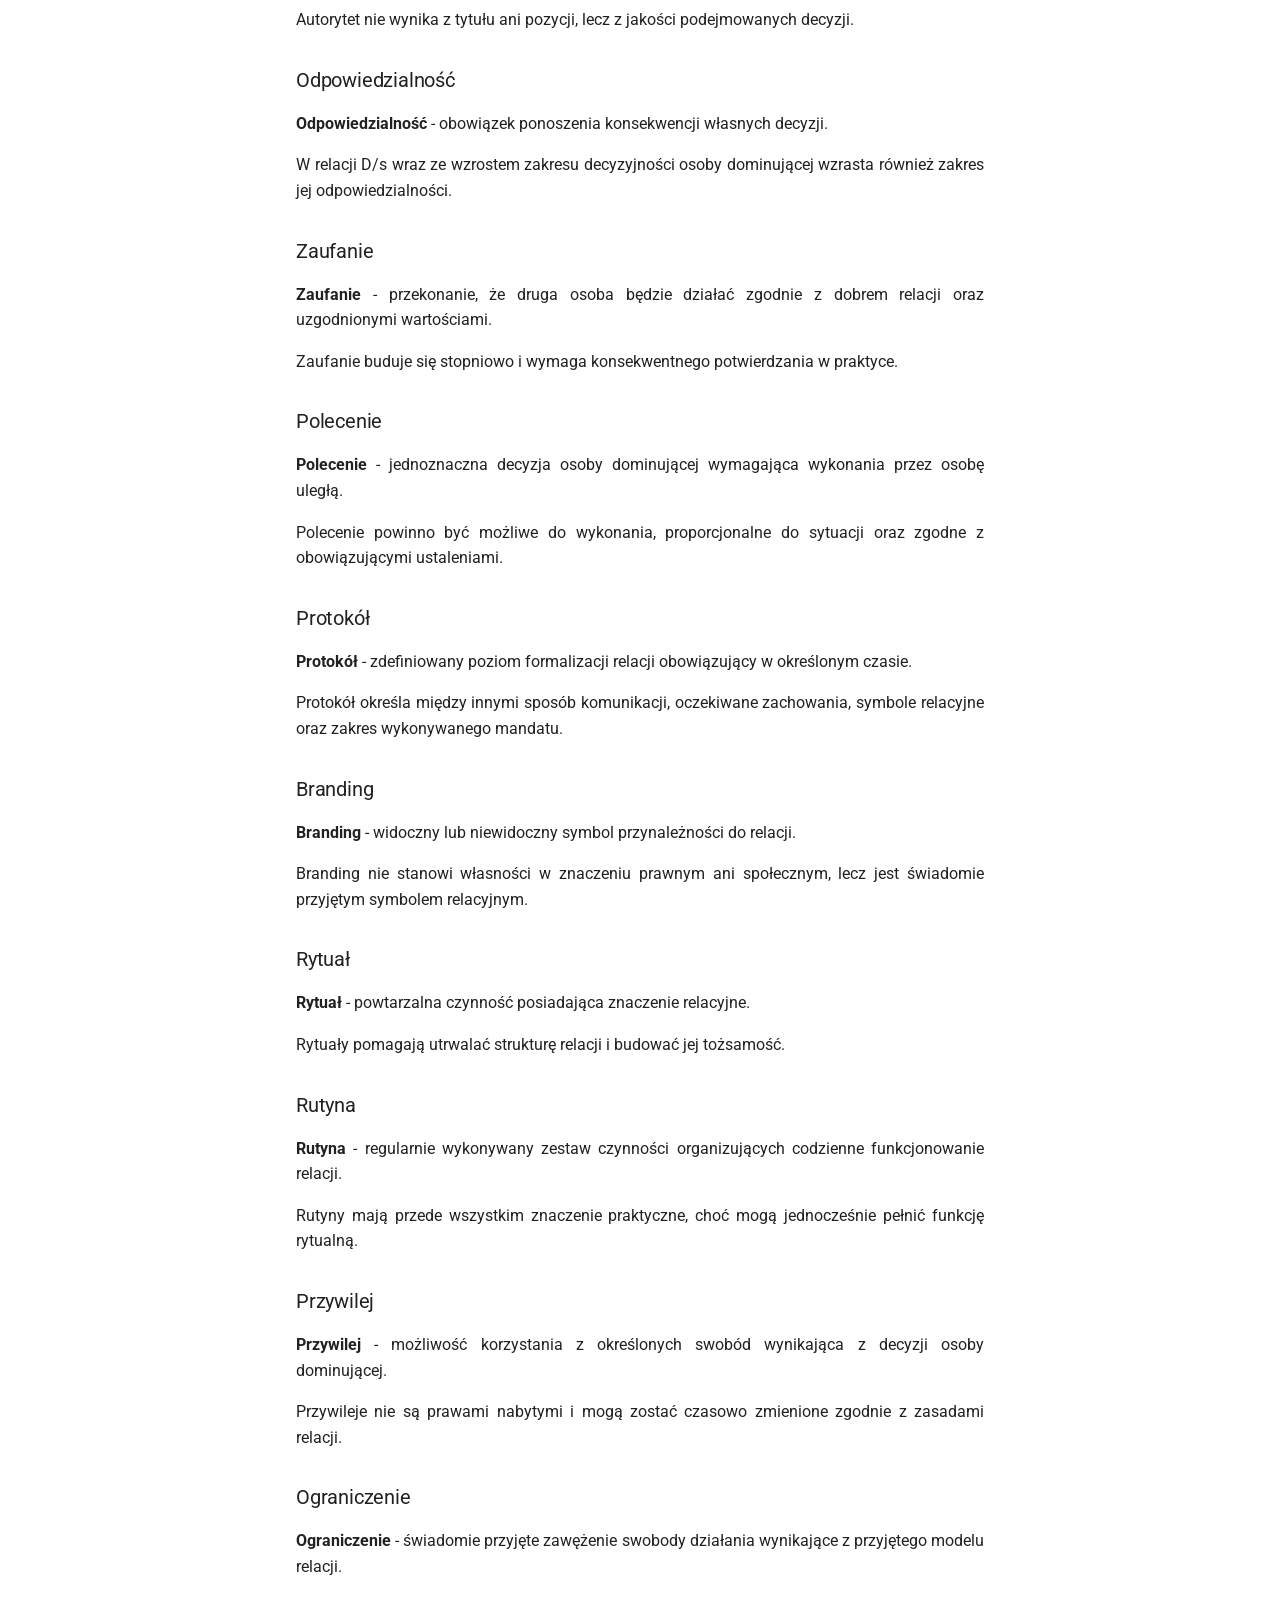
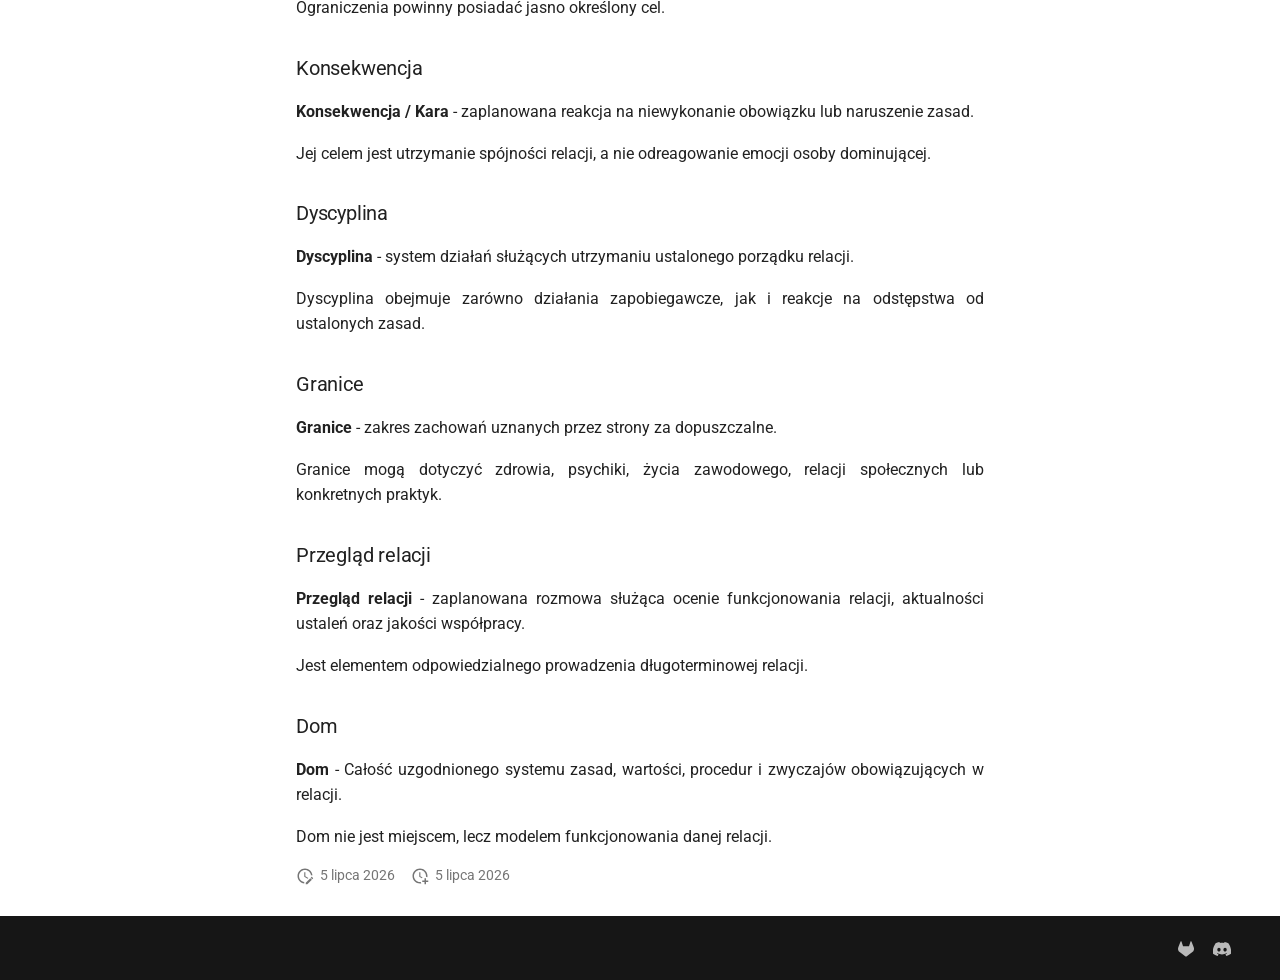
<file: pojecia/index.html>
<!doctype html>
<html lang="pl" class="no-js">
  <head>
    
      <meta charset="utf-8">
      <meta name="viewport" content="width=device-width,initial-scale=1">
      
        <meta name="description" content="Book of IMP">
      
      
      
        <link rel="canonical" href="https://impsigil.github.io/pojecia/">
      
      
        <link rel="prev" href="../podstawy/">
      
      
        <link rel="next" href="../pozycje/">
      
      
        
      
      
      <link rel="icon" href="../assets/images/favicon.png">
      <meta name="generator" content="mkdocs-1.6.1, mkdocs-material-9.7.6">
    
    
      
        <title>Pojęcia - IMP Sigil</title>
      
    
    
      <link rel="stylesheet" href="../assets/stylesheets/main.484c7ddc.min.css">
      
        
        <link rel="stylesheet" href="../assets/stylesheets/palette.ab4e12ef.min.css">
      
      


    
    
      
    
    
      
        
        
        <link rel="preconnect" href="https://fonts.gstatic.com" crossorigin>
        <link rel="stylesheet" href="https://fonts.googleapis.com/css?family=Roboto:300,300i,400,400i,700,700i%7CRoboto+Mono:400,400i,700,700i&display=fallback">
        <style>:root{--md-text-font:"Roboto";--md-code-font:"Roboto Mono"}</style>
      
    
    
      <link rel="stylesheet" href="../assets/age-gate.css">
    
      <link rel="stylesheet" href="../assets/style.css">
    
    <script>__md_scope=new URL("..",location),__md_hash=e=>[...e].reduce(((e,_)=>(e<<5)-e+_.charCodeAt(0)),0),__md_get=(e,_=localStorage,t=__md_scope)=>JSON.parse(_.getItem(t.pathname+"."+e)),__md_set=(e,_,t=localStorage,a=__md_scope)=>{try{t.setItem(a.pathname+"."+e,JSON.stringify(_))}catch(e){}}</script>
    
      

    
    
  </head>
  
  
    
    
      
    
    
    
    
    <body dir="ltr" data-md-color-scheme="default" data-md-color-primary="black" data-md-color-accent="black">
  
    
    <input class="md-toggle" data-md-toggle="drawer" type="checkbox" id="__drawer" autocomplete="off">
    <input class="md-toggle" data-md-toggle="search" type="checkbox" id="__search" autocomplete="off">
    <label class="md-overlay" for="__drawer"></label>
    <div data-md-component="skip">
      
        
        <a href="#pojecia" class="md-skip">
          Przejdź do treści
        </a>
      
    </div>
    <div data-md-component="announce">
      
    </div>
    
    
      

  

<header class="md-header md-header--shadow" data-md-component="header">
  <nav class="md-header__inner md-grid" aria-label="Nagłówek">
    <a href=".." title="IMP Sigil" class="md-header__button md-logo" aria-label="IMP Sigil" data-md-component="logo">
      
  
  <svg xmlns="http://www.w3.org/2000/svg" viewBox="0 0 24 24"><path d="M12 8a3 3 0 0 0 3-3 3 3 0 0 0-3-3 3 3 0 0 0-3 3 3 3 0 0 0 3 3m0 3.54C9.64 9.35 6.5 8 3 8v11c3.5 0 6.64 1.35 9 3.54 2.36-2.19 5.5-3.54 9-3.54V8c-3.5 0-6.64 1.35-9 3.54"/></svg>

    </a>
    <label class="md-header__button md-icon" for="__drawer">
      
      <svg xmlns="http://www.w3.org/2000/svg" viewBox="0 0 24 24"><path d="M3 6h18v2H3zm0 5h18v2H3zm0 5h18v2H3z"/></svg>
    </label>
    <div class="md-header__title" data-md-component="header-title">
      <div class="md-header__ellipsis">
        <div class="md-header__topic">
          <span class="md-ellipsis">
            IMP Sigil
          </span>
        </div>
        <div class="md-header__topic" data-md-component="header-topic">
          <span class="md-ellipsis">
            
              Pojęcia
            
          </span>
        </div>
      </div>
    </div>
    
      
        <form class="md-header__option" data-md-component="palette">
  
    
    
    
    <input class="md-option" data-md-color-media="" data-md-color-scheme="default" data-md-color-primary="black" data-md-color-accent="black"  aria-label="Przełącz na tryb ciemny"  type="radio" name="__palette" id="__palette_0">
    
      <label class="md-header__button md-icon" title="Przełącz na tryb ciemny" for="__palette_1" hidden>
        <svg xmlns="http://www.w3.org/2000/svg" viewBox="0 0 24 24"><path d="m17.75 4.09-2.53 1.94.91 3.06-2.63-1.81-2.63 1.81.91-3.06-2.53-1.94L12.44 4l1.06-3 1.06 3zm3.5 6.91-1.64 1.25.59 1.98-1.7-1.17-1.7 1.17.59-1.98L15.75 11l2.06-.05L18.5 9l.69 1.95zm-2.28 4.95c.83-.08 1.72 1.1 1.19 1.85-.32.45-.66.87-1.08 1.27C15.17 23 8.84 23 4.94 19.07c-3.91-3.9-3.91-10.24 0-14.14.4-.4.82-.76 1.27-1.08.75-.53 1.93.36 1.85 1.19-.27 2.86.69 5.83 2.89 8.02a9.96 9.96 0 0 0 8.02 2.89m-1.64 2.02a12.08 12.08 0 0 1-7.8-3.47c-2.17-2.19-3.33-5-3.49-7.82-2.81 3.14-2.7 7.96.31 10.98 3.02 3.01 7.84 3.12 10.98.31"/></svg>
      </label>
    
  
    
    
    
    <input class="md-option" data-md-color-media="" data-md-color-scheme="slate" data-md-color-primary="black" data-md-color-accent="black"  aria-label="Przełącz na tryb jasny"  type="radio" name="__palette" id="__palette_1">
    
      <label class="md-header__button md-icon" title="Przełącz na tryb jasny" for="__palette_0" hidden>
        <svg xmlns="http://www.w3.org/2000/svg" viewBox="0 0 24 24"><path d="M12 7a5 5 0 0 1 5 5 5 5 0 0 1-5 5 5 5 0 0 1-5-5 5 5 0 0 1 5-5m0 2a3 3 0 0 0-3 3 3 3 0 0 0 3 3 3 3 0 0 0 3-3 3 3 0 0 0-3-3m0-7 2.39 3.42C13.65 5.15 12.84 5 12 5s-1.65.15-2.39.42zM3.34 7l4.16-.35A7.2 7.2 0 0 0 5.94 8.5c-.44.74-.69 1.5-.83 2.29zm.02 10 1.76-3.77a7.131 7.131 0 0 0 2.38 4.14zM20.65 7l-1.77 3.79a7.02 7.02 0 0 0-2.38-4.15zm-.01 10-4.14.36c.59-.51 1.12-1.14 1.54-1.86.42-.73.69-1.5.83-2.29zM12 22l-2.41-3.44c.74.27 1.55.44 2.41.44.82 0 1.63-.17 2.37-.44z"/></svg>
      </label>
    
  
</form>
      
    
    
      <script>var palette=__md_get("__palette");if(palette&&palette.color){if("(prefers-color-scheme)"===palette.color.media){var media=matchMedia("(prefers-color-scheme: light)"),input=document.querySelector(media.matches?"[data-md-color-media='(prefers-color-scheme: light)']":"[data-md-color-media='(prefers-color-scheme: dark)']");palette.color.media=input.getAttribute("data-md-color-media"),palette.color.scheme=input.getAttribute("data-md-color-scheme"),palette.color.primary=input.getAttribute("data-md-color-primary"),palette.color.accent=input.getAttribute("data-md-color-accent")}for(var[key,value]of Object.entries(palette.color))document.body.setAttribute("data-md-color-"+key,value)}</script>
    
    
    
      
      
        <label class="md-header__button md-icon" for="__search">
          
          <svg xmlns="http://www.w3.org/2000/svg" viewBox="0 0 24 24"><path d="M9.5 3A6.5 6.5 0 0 1 16 9.5c0 1.61-.59 3.09-1.56 4.23l.27.27h.79l5 5-1.5 1.5-5-5v-.79l-.27-.27A6.52 6.52 0 0 1 9.5 16 6.5 6.5 0 0 1 3 9.5 6.5 6.5 0 0 1 9.5 3m0 2C7 5 5 7 5 9.5S7 14 9.5 14 14 12 14 9.5 12 5 9.5 5"/></svg>
        </label>
        <div class="md-search" data-md-component="search" role="dialog">
  <label class="md-search__overlay" for="__search"></label>
  <div class="md-search__inner" role="search">
    <form class="md-search__form" name="search">
      <input type="text" class="md-search__input" name="query" aria-label="Szukaj" placeholder="Szukaj" autocapitalize="off" autocorrect="off" autocomplete="off" spellcheck="false" data-md-component="search-query" required>
      <label class="md-search__icon md-icon" for="__search">
        
        <svg xmlns="http://www.w3.org/2000/svg" viewBox="0 0 24 24"><path d="M9.5 3A6.5 6.5 0 0 1 16 9.5c0 1.61-.59 3.09-1.56 4.23l.27.27h.79l5 5-1.5 1.5-5-5v-.79l-.27-.27A6.52 6.52 0 0 1 9.5 16 6.5 6.5 0 0 1 3 9.5 6.5 6.5 0 0 1 9.5 3m0 2C7 5 5 7 5 9.5S7 14 9.5 14 14 12 14 9.5 12 5 9.5 5"/></svg>
        
        <svg xmlns="http://www.w3.org/2000/svg" viewBox="0 0 24 24"><path d="M20 11v2H8l5.5 5.5-1.42 1.42L4.16 12l7.92-7.92L13.5 5.5 8 11z"/></svg>
      </label>
      <nav class="md-search__options" aria-label="Szukaj">
        
        <button type="reset" class="md-search__icon md-icon" title="Wyczyść" aria-label="Wyczyść" tabindex="-1">
          
          <svg xmlns="http://www.w3.org/2000/svg" viewBox="0 0 24 24"><path d="M19 6.41 17.59 5 12 10.59 6.41 5 5 6.41 10.59 12 5 17.59 6.41 19 12 13.41 17.59 19 19 17.59 13.41 12z"/></svg>
        </button>
      </nav>
      
        <div class="md-search__suggest" data-md-component="search-suggest"></div>
      
    </form>
    <div class="md-search__output">
      <div class="md-search__scrollwrap" tabindex="0" data-md-scrollfix>
        <div class="md-search-result" data-md-component="search-result">
          <div class="md-search-result__meta">
            Inicjowanie wyszukiwania
          </div>
          <ol class="md-search-result__list" role="presentation"></ol>
        </div>
      </div>
    </div>
  </div>
</div>
      
    
    
  </nav>
  
</header>
    
    <div class="md-container" data-md-component="container">
      
      
        
          
        
      
      <main class="md-main" data-md-component="main">
        <div class="md-main__inner md-grid">
          
            
              
              <div class="md-sidebar md-sidebar--primary" data-md-component="sidebar" data-md-type="navigation" >
                <div class="md-sidebar__scrollwrap">
                  <div class="md-sidebar__inner">
                    



<nav class="md-nav md-nav--primary" aria-label="Nawigacja" data-md-level="0">
  <label class="md-nav__title" for="__drawer">
    <a href=".." title="IMP Sigil" class="md-nav__button md-logo" aria-label="IMP Sigil" data-md-component="logo">
      
  
  <svg xmlns="http://www.w3.org/2000/svg" viewBox="0 0 24 24"><path d="M12 8a3 3 0 0 0 3-3 3 3 0 0 0-3-3 3 3 0 0 0-3 3 3 3 0 0 0 3 3m0 3.54C9.64 9.35 6.5 8 3 8v11c3.5 0 6.64 1.35 9 3.54 2.36-2.19 5.5-3.54 9-3.54V8c-3.5 0-6.64 1.35-9 3.54"/></svg>

    </a>
    IMP Sigil
  </label>
  
  <ul class="md-nav__list" data-md-scrollfix>
    
      
      
  
  
  
  
    <li class="md-nav__item">
      <a href=".." class="md-nav__link">
        
  
  
  <span class="md-ellipsis">
    
  
    Home
  

    
  </span>
  
  

      </a>
    </li>
  

    
      
      
  
  
  
  
    <li class="md-nav__item">
      <a href="../podstawy/" class="md-nav__link">
        
  
  
  <span class="md-ellipsis">
    
  
    Podstawy
  

    
  </span>
  
  

      </a>
    </li>
  

    
      
      
  
  
    
  
  
  
    <li class="md-nav__item md-nav__item--active">
      
      <input class="md-nav__toggle md-toggle" type="checkbox" id="__toc">
      
      
        
      
      
        <label class="md-nav__link md-nav__link--active" for="__toc">
          
  
  
  <span class="md-ellipsis">
    
  
    Pojęcia
  

    
  </span>
  
  

          <span class="md-nav__icon md-icon"></span>
        </label>
      
      <a href="./" class="md-nav__link md-nav__link--active">
        
  
  
  <span class="md-ellipsis">
    
  
    Pojęcia
  

    
  </span>
  
  

      </a>
      
        

<nav class="md-nav md-nav--secondary" aria-label="Spis treści">
  
  
  
    
  
  
    <label class="md-nav__title" for="__toc">
      <span class="md-nav__icon md-icon"></span>
      Spis treści
    </label>
    <ul class="md-nav__list" data-md-component="toc" data-md-scrollfix>
      
        <li class="md-nav__item">
  <a href="#role_osoby" class="md-nav__link">
    <span class="md-ellipsis">
      
        Role / Osoby
      
    </span>
  </a>
  
    <nav class="md-nav" aria-label="Role / Osoby">
      <ul class="md-nav__list">
        
          <li class="md-nav__item">
  <a href="#dominujacy" class="md-nav__link">
    <span class="md-ellipsis">
      
        Dominujący
      
    </span>
  </a>
  
</li>
        
          <li class="md-nav__item">
  <a href="#ulega" class="md-nav__link">
    <span class="md-ellipsis">
      
        Uległa
      
    </span>
  </a>
  
</li>
        
          <li class="md-nav__item">
  <a href="#niewolnica" class="md-nav__link">
    <span class="md-ellipsis">
      
        Niewolnica
      
    </span>
  </a>
  
</li>
        
          <li class="md-nav__item">
  <a href="#wasciciel" class="md-nav__link">
    <span class="md-ellipsis">
      
        Właściciel
      
    </span>
  </a>
  
</li>
        
          <li class="md-nav__item">
  <a href="#wasnosc" class="md-nav__link">
    <span class="md-ellipsis">
      
        Własność
      
    </span>
  </a>
  
</li>
        
          <li class="md-nav__item">
  <a href="#suzba" class="md-nav__link">
    <span class="md-ellipsis">
      
        Służba
      
    </span>
  </a>
  
</li>
        
          <li class="md-nav__item">
  <a href="#posuszenstwo" class="md-nav__link">
    <span class="md-ellipsis">
      
        Posłuszeństwo
      
    </span>
  </a>
  
</li>
        
          <li class="md-nav__item">
  <a href="#oddanie" class="md-nav__link">
    <span class="md-ellipsis">
      
        Oddanie
      
    </span>
  </a>
  
</li>
        
          <li class="md-nav__item">
  <a href="#poddanie" class="md-nav__link">
    <span class="md-ellipsis">
      
        Poddanie
      
    </span>
  </a>
  
</li>
        
          <li class="md-nav__item">
  <a href="#hierarchia" class="md-nav__link">
    <span class="md-ellipsis">
      
        Hierarchia
      
    </span>
  </a>
  
</li>
        
      </ul>
    </nav>
  
</li>
      
        <li class="md-nav__item">
  <a href="#fundamenty" class="md-nav__link">
    <span class="md-ellipsis">
      
        Fundamenty
      
    </span>
  </a>
  
    <nav class="md-nav" aria-label="Fundamenty">
      <ul class="md-nav__list">
        
          <li class="md-nav__item">
  <a href="#dobrowolnosc" class="md-nav__link">
    <span class="md-ellipsis">
      
        Dobrowolność
      
    </span>
  </a>
  
</li>
        
          <li class="md-nav__item">
  <a href="#relacja" class="md-nav__link">
    <span class="md-ellipsis">
      
        Relacja
      
    </span>
  </a>
  
</li>
        
          <li class="md-nav__item">
  <a href="#dynamika" class="md-nav__link">
    <span class="md-ellipsis">
      
        Dynamika
      
    </span>
  </a>
  
</li>
        
          <li class="md-nav__item">
  <a href="#mandat" class="md-nav__link">
    <span class="md-ellipsis">
      
        Mandat
      
    </span>
  </a>
  
</li>
        
      </ul>
    </nav>
  
</li>
      
        <li class="md-nav__item">
  <a href="#pozostae" class="md-nav__link">
    <span class="md-ellipsis">
      
        Pozostałe
      
    </span>
  </a>
  
    <nav class="md-nav" aria-label="Pozostałe">
      <ul class="md-nav__list">
        
          <li class="md-nav__item">
  <a href="#autorytet" class="md-nav__link">
    <span class="md-ellipsis">
      
        Autorytet
      
    </span>
  </a>
  
</li>
        
          <li class="md-nav__item">
  <a href="#odpowiedzialnosc" class="md-nav__link">
    <span class="md-ellipsis">
      
        Odpowiedzialność
      
    </span>
  </a>
  
</li>
        
          <li class="md-nav__item">
  <a href="#zaufanie" class="md-nav__link">
    <span class="md-ellipsis">
      
        Zaufanie
      
    </span>
  </a>
  
</li>
        
          <li class="md-nav__item">
  <a href="#polecenie" class="md-nav__link">
    <span class="md-ellipsis">
      
        Polecenie
      
    </span>
  </a>
  
</li>
        
          <li class="md-nav__item">
  <a href="#protoko" class="md-nav__link">
    <span class="md-ellipsis">
      
        Protokół
      
    </span>
  </a>
  
</li>
        
          <li class="md-nav__item">
  <a href="#branding" class="md-nav__link">
    <span class="md-ellipsis">
      
        Branding
      
    </span>
  </a>
  
</li>
        
          <li class="md-nav__item">
  <a href="#rytua" class="md-nav__link">
    <span class="md-ellipsis">
      
        Rytuał
      
    </span>
  </a>
  
</li>
        
          <li class="md-nav__item">
  <a href="#rutyna" class="md-nav__link">
    <span class="md-ellipsis">
      
        Rutyna
      
    </span>
  </a>
  
</li>
        
          <li class="md-nav__item">
  <a href="#przywilej" class="md-nav__link">
    <span class="md-ellipsis">
      
        Przywilej
      
    </span>
  </a>
  
</li>
        
          <li class="md-nav__item">
  <a href="#ograniczenie" class="md-nav__link">
    <span class="md-ellipsis">
      
        Ograniczenie
      
    </span>
  </a>
  
</li>
        
          <li class="md-nav__item">
  <a href="#konsekwencja" class="md-nav__link">
    <span class="md-ellipsis">
      
        Konsekwencja
      
    </span>
  </a>
  
</li>
        
          <li class="md-nav__item">
  <a href="#dyscyplina" class="md-nav__link">
    <span class="md-ellipsis">
      
        Dyscyplina
      
    </span>
  </a>
  
</li>
        
          <li class="md-nav__item">
  <a href="#granice" class="md-nav__link">
    <span class="md-ellipsis">
      
        Granice
      
    </span>
  </a>
  
</li>
        
          <li class="md-nav__item">
  <a href="#przeglad_relacji" class="md-nav__link">
    <span class="md-ellipsis">
      
        Przegląd relacji
      
    </span>
  </a>
  
</li>
        
          <li class="md-nav__item">
  <a href="#dom" class="md-nav__link">
    <span class="md-ellipsis">
      
        Dom
      
    </span>
  </a>
  
</li>
        
      </ul>
    </nav>
  
</li>
      
    </ul>
  
</nav>
      
    </li>
  

    
      
      
  
  
  
  
    <li class="md-nav__item">
      <a href="../pozycje/" class="md-nav__link">
        
  
  
  <span class="md-ellipsis">
    
  
    Pozycje
  

    
  </span>
  
  

      </a>
    </li>
  

    
      
      
  
  
  
  
    <li class="md-nav__item">
      <a href="../bezpieczenstwo/" class="md-nav__link">
        
  
  
  <span class="md-ellipsis">
    
  
    Bezpieczeństwo
  

    
  </span>
  
  

      </a>
    </li>
  

    
      
      
  
  
  
  
    
    
    
    
      
        
        
      
    
    
    <li class="md-nav__item md-nav__item--section md-nav__item--nested">
      
        
        
        <input class="md-nav__toggle md-toggle " type="checkbox" id="__nav_6" >
        
          
          <label class="md-nav__link" for="__nav_6" id="__nav_6_label" tabindex="">
            
  
  
  <span class="md-ellipsis">
    
  
    House of IMP
  

    
  </span>
  
  

            <span class="md-nav__icon md-icon"></span>
          </label>
        
        <nav class="md-nav" data-md-level="1" aria-labelledby="__nav_6_label" aria-expanded="false">
          <label class="md-nav__title" for="__nav_6">
            <span class="md-nav__icon md-icon"></span>
            
  
    House of IMP
  

          </label>
          <ul class="md-nav__list" data-md-scrollfix>
            
              
                
  
  
  
  
    <li class="md-nav__item">
      <a href="../manifest/" class="md-nav__link">
        
  
  
  <span class="md-ellipsis">
    
  
    Zasady Domu
  

    
  </span>
  
  

      </a>
    </li>
  

              
            
              
                
  
  
  
  
    <li class="md-nav__item">
      <a href="../protokol/" class="md-nav__link">
        
  
  
  <span class="md-ellipsis">
    
  
    Protokół
  

    
  </span>
  
  

      </a>
    </li>
  

              
            
              
                
  
  
  
  
    <li class="md-nav__item">
      <a href="../log/" class="md-nav__link">
        
  
  
  <span class="md-ellipsis">
    
  
    Rejestr
  

    
  </span>
  
  

      </a>
    </li>
  

              
            
              
                
  
  
  
  
    <li class="md-nav__item">
      <a href="../archiwum/" class="md-nav__link">
        
  
  
  <span class="md-ellipsis">
    
  
    Archiwalia
  

    
  </span>
  
  

      </a>
    </li>
  

              
            
          </ul>
        </nav>
      
    </li>
  

    
      
      
  
  
  
  
    <li class="md-nav__item">
      <a href="../changelog/" class="md-nav__link">
        
  
  
  <span class="md-ellipsis">
    
  
    Dziennik zmian
  

    
  </span>
  
  

      </a>
    </li>
  

    
  </ul>
</nav>
                  </div>
                </div>
              </div>
            
            
              
              <div class="md-sidebar md-sidebar--secondary" data-md-component="sidebar" data-md-type="toc" >
                <div class="md-sidebar__scrollwrap">
                  <div class="md-sidebar__inner">
                    

<nav class="md-nav md-nav--secondary" aria-label="Spis treści">
  
  
  
    
  
  
    <label class="md-nav__title" for="__toc">
      <span class="md-nav__icon md-icon"></span>
      Spis treści
    </label>
    <ul class="md-nav__list" data-md-component="toc" data-md-scrollfix>
      
        <li class="md-nav__item">
  <a href="#role_osoby" class="md-nav__link">
    <span class="md-ellipsis">
      
        Role / Osoby
      
    </span>
  </a>
  
    <nav class="md-nav" aria-label="Role / Osoby">
      <ul class="md-nav__list">
        
          <li class="md-nav__item">
  <a href="#dominujacy" class="md-nav__link">
    <span class="md-ellipsis">
      
        Dominujący
      
    </span>
  </a>
  
</li>
        
          <li class="md-nav__item">
  <a href="#ulega" class="md-nav__link">
    <span class="md-ellipsis">
      
        Uległa
      
    </span>
  </a>
  
</li>
        
          <li class="md-nav__item">
  <a href="#niewolnica" class="md-nav__link">
    <span class="md-ellipsis">
      
        Niewolnica
      
    </span>
  </a>
  
</li>
        
          <li class="md-nav__item">
  <a href="#wasciciel" class="md-nav__link">
    <span class="md-ellipsis">
      
        Właściciel
      
    </span>
  </a>
  
</li>
        
          <li class="md-nav__item">
  <a href="#wasnosc" class="md-nav__link">
    <span class="md-ellipsis">
      
        Własność
      
    </span>
  </a>
  
</li>
        
          <li class="md-nav__item">
  <a href="#suzba" class="md-nav__link">
    <span class="md-ellipsis">
      
        Służba
      
    </span>
  </a>
  
</li>
        
          <li class="md-nav__item">
  <a href="#posuszenstwo" class="md-nav__link">
    <span class="md-ellipsis">
      
        Posłuszeństwo
      
    </span>
  </a>
  
</li>
        
          <li class="md-nav__item">
  <a href="#oddanie" class="md-nav__link">
    <span class="md-ellipsis">
      
        Oddanie
      
    </span>
  </a>
  
</li>
        
          <li class="md-nav__item">
  <a href="#poddanie" class="md-nav__link">
    <span class="md-ellipsis">
      
        Poddanie
      
    </span>
  </a>
  
</li>
        
          <li class="md-nav__item">
  <a href="#hierarchia" class="md-nav__link">
    <span class="md-ellipsis">
      
        Hierarchia
      
    </span>
  </a>
  
</li>
        
      </ul>
    </nav>
  
</li>
      
        <li class="md-nav__item">
  <a href="#fundamenty" class="md-nav__link">
    <span class="md-ellipsis">
      
        Fundamenty
      
    </span>
  </a>
  
    <nav class="md-nav" aria-label="Fundamenty">
      <ul class="md-nav__list">
        
          <li class="md-nav__item">
  <a href="#dobrowolnosc" class="md-nav__link">
    <span class="md-ellipsis">
      
        Dobrowolność
      
    </span>
  </a>
  
</li>
        
          <li class="md-nav__item">
  <a href="#relacja" class="md-nav__link">
    <span class="md-ellipsis">
      
        Relacja
      
    </span>
  </a>
  
</li>
        
          <li class="md-nav__item">
  <a href="#dynamika" class="md-nav__link">
    <span class="md-ellipsis">
      
        Dynamika
      
    </span>
  </a>
  
</li>
        
          <li class="md-nav__item">
  <a href="#mandat" class="md-nav__link">
    <span class="md-ellipsis">
      
        Mandat
      
    </span>
  </a>
  
</li>
        
      </ul>
    </nav>
  
</li>
      
        <li class="md-nav__item">
  <a href="#pozostae" class="md-nav__link">
    <span class="md-ellipsis">
      
        Pozostałe
      
    </span>
  </a>
  
    <nav class="md-nav" aria-label="Pozostałe">
      <ul class="md-nav__list">
        
          <li class="md-nav__item">
  <a href="#autorytet" class="md-nav__link">
    <span class="md-ellipsis">
      
        Autorytet
      
    </span>
  </a>
  
</li>
        
          <li class="md-nav__item">
  <a href="#odpowiedzialnosc" class="md-nav__link">
    <span class="md-ellipsis">
      
        Odpowiedzialność
      
    </span>
  </a>
  
</li>
        
          <li class="md-nav__item">
  <a href="#zaufanie" class="md-nav__link">
    <span class="md-ellipsis">
      
        Zaufanie
      
    </span>
  </a>
  
</li>
        
          <li class="md-nav__item">
  <a href="#polecenie" class="md-nav__link">
    <span class="md-ellipsis">
      
        Polecenie
      
    </span>
  </a>
  
</li>
        
          <li class="md-nav__item">
  <a href="#protoko" class="md-nav__link">
    <span class="md-ellipsis">
      
        Protokół
      
    </span>
  </a>
  
</li>
        
          <li class="md-nav__item">
  <a href="#branding" class="md-nav__link">
    <span class="md-ellipsis">
      
        Branding
      
    </span>
  </a>
  
</li>
        
          <li class="md-nav__item">
  <a href="#rytua" class="md-nav__link">
    <span class="md-ellipsis">
      
        Rytuał
      
    </span>
  </a>
  
</li>
        
          <li class="md-nav__item">
  <a href="#rutyna" class="md-nav__link">
    <span class="md-ellipsis">
      
        Rutyna
      
    </span>
  </a>
  
</li>
        
          <li class="md-nav__item">
  <a href="#przywilej" class="md-nav__link">
    <span class="md-ellipsis">
      
        Przywilej
      
    </span>
  </a>
  
</li>
        
          <li class="md-nav__item">
  <a href="#ograniczenie" class="md-nav__link">
    <span class="md-ellipsis">
      
        Ograniczenie
      
    </span>
  </a>
  
</li>
        
          <li class="md-nav__item">
  <a href="#konsekwencja" class="md-nav__link">
    <span class="md-ellipsis">
      
        Konsekwencja
      
    </span>
  </a>
  
</li>
        
          <li class="md-nav__item">
  <a href="#dyscyplina" class="md-nav__link">
    <span class="md-ellipsis">
      
        Dyscyplina
      
    </span>
  </a>
  
</li>
        
          <li class="md-nav__item">
  <a href="#granice" class="md-nav__link">
    <span class="md-ellipsis">
      
        Granice
      
    </span>
  </a>
  
</li>
        
          <li class="md-nav__item">
  <a href="#przeglad_relacji" class="md-nav__link">
    <span class="md-ellipsis">
      
        Przegląd relacji
      
    </span>
  </a>
  
</li>
        
          <li class="md-nav__item">
  <a href="#dom" class="md-nav__link">
    <span class="md-ellipsis">
      
        Dom
      
    </span>
  </a>
  
</li>
        
      </ul>
    </nav>
  
</li>
      
    </ul>
  
</nav>
                  </div>
                </div>
              </div>
            
          
          
            <div class="md-content" data-md-component="content">
              
              <article class="md-content__inner md-typeset">
                
  <div id="age-gate" class="age-gate" aria-hidden="false">
    <div class="age-gate__box" role="dialog" aria-modal="true" aria-labelledby="age-gate-title">
      <h1 id="age-gate-title">Treść dla osób pełnoletnich</h1>

      <p>
        Ta strona zawiera dokumentację dotyczącą dobrowolnej relacji BDSM / TPE.
        Materiał jest przeznaczony wyłącznie dla osób pełnoletnich.
      </p>

      <p>
        Wchodząc dalej potwierdzasz, że masz ukończone 18 lat oraz rozumiesz
        kontekst dobrowolnych relacji między dorosłymi.
      </p>

      <div class="age-gate__actions">
        <button id="age-gate-accept" class="age-gate__button age-gate__button--primary">
          Mam ukończone 18 lat
        </button>

        <button id="age-gate-reject" class="age-gate__button">
          Opuść stronę
        </button>
      </div>
    </div>
  </div>

  
                  



<h1 id="pojecia">Pojęcia<a class="headerlink" href="#pojecia" title="Permanent link">#</a></h1>
<h2 id="role_osoby">Role / Osoby<a class="headerlink" href="#role_osoby" title="Permanent link">#</a></h2>
<div class="admonition info">
<p class="admonition-title">Info</p>
<p>Wszystkie pojęcia używane są w znaczeniu relacyjnym, symbolicznym i dobrowolnym. Nie odnoszą się do statusu prawnego, przemocy, przymusu ani faktycznego pozbawienia wolności.</p>
</div>
<h3 id="dominujacy">Dominujący<a class="headerlink" href="#dominujacy" title="Permanent link">#</a></h3>
<p><strong>Dominujący / Pan</strong> - osoba pełniąca rolę prowadzącą w relacji.</p>
<p>Dominujący posiada <a href="#mandat">mandat</a> do podejmowania decyzji w uzgodnionym zakresie i odpowiada za sposób wykonywania tej władzy. Jego rola nie polega na samej kontroli, lecz na prowadzeniu, ochronie struktury relacji i ponoszeniu konsekwencji własnych decyzji.</p>
<h3 id="ulega">Uległa<a class="headerlink" href="#ulega" title="Permanent link">#</a></h3>
<p><strong>Uległa</strong> - osoba, która dobrowolnie przekazuje dominującemu określony zakres decyzyjności.</p>
<p>Uległość nie oznacza słabości ani braku sprawczości. Jest świadomym wyborem wejścia w strukturę, w której część decyzji, zasad i kierunku relacji zostaje powierzona osobie prowadzącej.</p>
<h3 id="niewolnica">Niewolnica<a class="headerlink" href="#niewolnica" title="Permanent link">#</a></h3>
<p><strong>Niewolnica</strong> szczególny, głębszy model uległości, w którym osoba uległa oddaje dominującemu bardzo szeroki zakres kontroli nad swoim funkcjonowaniem w relacji.</p>
<p>W ujęciu relacyjnym pojęcie „niewolnica” nie oznacza statusu prawnego ani faktycznego pozbawienia wolności. Oznacza dobrowolnie przyjętą tożsamość relacyjną opartą na własności symbolicznej, służbie, posłuszeństwie i silnym podporządkowaniu.</p>
<h3 id="wasciciel">Właściciel<a class="headerlink" href="#wasciciel" title="Permanent link">#</a></h3>
<p>Właściciel - <a href="#dominujacy">Dominujący</a> rozumiany jako osoba, której niewolnica symbolicznie przynależy.</p>
<p>Właściciel nie „posiada człowieka” w sensie prawnym ani społecznym. Posiada natomiast uzgodnioną pozycję relacyjną, która daje mu prawo do kierowania, używania ustalonych symboli własności oraz egzekwowania zasad w granicach mandatu.</p>
<h3 id="wasnosc">Własność<a class="headerlink" href="#wasnosc" title="Permanent link">#</a></h3>
<p><strong>Własność</strong> - stan symbolicznej przynależności osoby uległej lub niewolnicy do dominującego.</p>
<p>Własność w tym znaczeniu jest kategorią relacyjną, emocjonalną i rytualną. Nie znosi podmiotowości osoby uległej ani jej realnych praw jako człowieka.</p>
<h3 id="suzba">Służba<a class="headerlink" href="#suzba" title="Permanent link">#</a></h3>
<p><strong>Służba</strong> - dobrowolne działanie osoby uległej lub niewolnicy na rzecz dominującego, Domu albo relacji.</p>
<p>Służba może mieć charakter praktyczny, emocjonalny, rytualny lub formalny. Jej wartość wynika nie tylko z wykonanej czynności, ale także z intencji, postawy i zgodności z zasadami Domu.</p>
<h3 id="posuszenstwo">Posłuszeństwo<a class="headerlink" href="#posuszenstwo" title="Permanent link">#</a></h3>
<p><strong>Posłuszeństwo</strong> - świadome wykonywanie poleceń mieszczących się w zakresie udzielonego mandatu.</p>
<p>Posłuszeństwo nie jest ślepym automatyzmem. W dojrzałej relacji oznacza gotowość do podporządkowania się decyzji dominującego, o ile decyzja mieści się w ustalonych granicach.</p>
<h3 id="oddanie">Oddanie<a class="headerlink" href="#oddanie" title="Permanent link">#</a></h3>
<p><strong>Oddanie</strong> - wewnętrzna postawa osoby uległej wobec dominującego i relacji.</p>
<p>Oddanie jest głębsze niż wykonanie polecenia. Obejmuje lojalność, gotowość do służby, przyjęcie miejsca w strukturze oraz emocjonalne uznanie autorytetu dominującego.</p>
<h3 id="poddanie">Poddanie<a class="headerlink" href="#poddanie" title="Permanent link">#</a></h3>
<p><strong>Poddanie</strong> - akt przekazania kontroli lub decyzyjności dominującemu. Inaczej danie <a href="#dominujacy">Dominującemy</a> <a href="#mandat">mandatu do dominacji</a></p>
<p>Poddanie może być chwilowe, sytuacyjne albo stałe. W dokumentacji warto odróżnić je od uległości: uległość jest rolą lub postawą, a poddanie jest konkretnym aktem.</p>
<h3 id="hierarchia">Hierarchia<a class="headerlink" href="#hierarchia" title="Permanent link">#</a></h3>
<p><strong>Hierarchia</strong> - uzgodniony porządek relacji, w którym jedna osoba pełni rolę prowadzącą, a druga podporządkowaną.</p>
<p>Hierarchia nie oznacza większej wartości jednej osoby. Oznacza różnicę funkcji, zakresu decyzyjności i odpowiedzialności.</p>
<h2 id="fundamenty">Fundamenty<a class="headerlink" href="#fundamenty" title="Permanent link">#</a></h2>
<h3 id="dobrowolnosc">Dobrowolność<a class="headerlink" href="#dobrowolnosc" title="Permanent link">#</a></h3>
<p><strong>Dobrowolność</strong> - wszystkie elementy opisane w niniejszej dokumentacji obowiązują wyłącznie dlatego, że obie strony świadomie zdecydowały się na taki model relacji. Żadna zasada nie istnieje w oderwaniu od wzajemnej zgody, odpowiedzialności i troski o dobro relacji.</p>
<h3 id="relacja">Relacja<a class="headerlink" href="#relacja" title="Permanent link">#</a></h3>
<p><strong>Relacja</strong> - dobrowolna, długoterminowa więź pomiędzy dwiema osobami oparta na wspólnie uzgodnionych zasadach, odpowiedzialności i zaufaniu.</p>
<p>Relacja stanowi nadrzędny kontekst dla wszystkich pozostałych ustaleń.</p>
<h3 id="dynamika">Dynamika<a class="headerlink" href="#dynamika" title="Permanent link">#</a></h3>
<p><strong>Dynamika</strong> - sposób funkcjonowania relacji w danym momencie. Dynamika określa role, sposób komunikacji oraz poziom formalizacji zachowań.</p>
<p>Może zmieniać się w czasie bez zmiany samej relacji.</p>
<h3 id="mandat">Mandat<a class="headerlink" href="#mandat" title="Permanent link">#</a></h3>
<p><strong>Mandat do dominacji</strong> - dobrowolnie udzielone przez osobę uległą upoważnienie do wykonywania władzy w uzgodnionym zakresie.</p>
<p>Mandat nie jest bezwarunkowy ani nieograniczony. Jego zakres wynika z ustaleń relacji oraz aktualnie obowiązującego protokołu.</p>
<h2 id="pozostae">Pozostałe<a class="headerlink" href="#pozostae" title="Permanent link">#</a></h2>
<h3 id="autorytet">Autorytet<a class="headerlink" href="#autorytet" title="Permanent link">#</a></h3>
<p><strong>Autorytet</strong> - Zdolność osoby dominującej do przewodzenia relacji wynikająca z kompetencji, odpowiedzialności i konsekwencji.</p>
<p>Autorytet nie wynika z tytułu ani pozycji, lecz z jakości podejmowanych decyzji.</p>
<h3 id="odpowiedzialnosc">Odpowiedzialność<a class="headerlink" href="#odpowiedzialnosc" title="Permanent link">#</a></h3>
<p><strong>Odpowiedzialność</strong> - obowiązek ponoszenia konsekwencji własnych decyzji.</p>
<p>W relacji D/s wraz ze wzrostem zakresu decyzyjności osoby dominującej wzrasta również zakres jej odpowiedzialności.</p>
<h3 id="zaufanie">Zaufanie<a class="headerlink" href="#zaufanie" title="Permanent link">#</a></h3>
<p><strong>Zaufanie</strong> - przekonanie, że druga osoba będzie działać zgodnie z dobrem relacji oraz uzgodnionymi wartościami.</p>
<p>Zaufanie buduje się stopniowo i wymaga konsekwentnego potwierdzania w praktyce.</p>
<h3 id="polecenie">Polecenie<a class="headerlink" href="#polecenie" title="Permanent link">#</a></h3>
<p><strong>Polecenie</strong> - jednoznaczna decyzja osoby dominującej wymagająca wykonania przez osobę uległą.</p>
<p>Polecenie powinno być możliwe do wykonania, proporcjonalne do sytuacji oraz zgodne z obowiązującymi ustaleniami.</p>
<h3 id="protoko">Protokół<a class="headerlink" href="#protoko" title="Permanent link">#</a></h3>
<p><strong>Protokół</strong> - zdefiniowany poziom formalizacji relacji obowiązujący w określonym czasie.</p>
<p>Protokół określa między innymi sposób komunikacji, oczekiwane zachowania, symbole relacyjne oraz zakres wykonywanego mandatu.</p>
<h3 id="branding">Branding<a class="headerlink" href="#branding" title="Permanent link">#</a></h3>
<p><strong>Branding</strong> - widoczny lub niewidoczny symbol przynależności do relacji.</p>
<p>Branding nie stanowi własności w znaczeniu prawnym ani społecznym, lecz jest świadomie przyjętym symbolem relacyjnym.</p>
<h3 id="rytua">Rytuał<a class="headerlink" href="#rytua" title="Permanent link">#</a></h3>
<p><strong>Rytuał</strong> - powtarzalna czynność posiadająca znaczenie relacyjne.</p>
<p>Rytuały pomagają utrwalać strukturę relacji i budować jej tożsamość.</p>
<h3 id="rutyna">Rutyna<a class="headerlink" href="#rutyna" title="Permanent link">#</a></h3>
<p><strong>Rutyna</strong> - regularnie wykonywany zestaw czynności organizujących codzienne funkcjonowanie relacji.</p>
<p>Rutyny mają przede wszystkim znaczenie praktyczne, choć mogą jednocześnie pełnić funkcję rytualną.</p>
<h3 id="przywilej">Przywilej<a class="headerlink" href="#przywilej" title="Permanent link">#</a></h3>
<p><strong>Przywilej</strong> - możliwość korzystania z określonych swobód wynikająca z decyzji osoby dominującej.</p>
<p>Przywileje nie są prawami nabytymi i mogą zostać czasowo zmienione zgodnie z zasadami relacji.</p>
<h3 id="ograniczenie">Ograniczenie<a class="headerlink" href="#ograniczenie" title="Permanent link">#</a></h3>
<p><strong>Ograniczenie</strong> - świadomie przyjęte zawężenie swobody działania wynikające z przyjętego modelu relacji.</p>
<p>Ograniczenia powinny posiadać jasno określony cel.</p>
<h3 id="konsekwencja">Konsekwencja<a class="headerlink" href="#konsekwencja" title="Permanent link">#</a></h3>
<p><strong>Konsekwencja / Kara</strong> - zaplanowana reakcja na niewykonanie obowiązku lub naruszenie zasad.</p>
<p>Jej celem jest utrzymanie spójności relacji, a nie odreagowanie emocji osoby dominującej.</p>
<h3 id="dyscyplina">Dyscyplina<a class="headerlink" href="#dyscyplina" title="Permanent link">#</a></h3>
<p><strong>Dyscyplina</strong> - system działań służących utrzymaniu ustalonego porządku relacji.</p>
<p>Dyscyplina obejmuje zarówno działania zapobiegawcze, jak i reakcje na odstępstwa od ustalonych zasad.</p>
<h3 id="granice">Granice<a class="headerlink" href="#granice" title="Permanent link">#</a></h3>
<p><strong>Granice</strong> - zakres zachowań uznanych przez strony za dopuszczalne.</p>
<p>Granice mogą dotyczyć zdrowia, psychiki, życia zawodowego, relacji społecznych lub konkretnych praktyk.</p>
<h3 id="przeglad_relacji">Przegląd relacji<a class="headerlink" href="#przeglad_relacji" title="Permanent link">#</a></h3>
<p><strong>Przegląd relacji</strong> - zaplanowana rozmowa służąca ocenie funkcjonowania relacji, aktualności ustaleń oraz jakości współpracy.</p>
<p>Jest elementem odpowiedzialnego prowadzenia długoterminowej relacji.</p>
<h3 id="dom">Dom<a class="headerlink" href="#dom" title="Permanent link">#</a></h3>
<p><strong>Dom</strong> - Całość uzgodnionego systemu zasad, wartości, procedur i zwyczajów obowiązujących w relacji.</p>
<p>Dom nie jest miejscem, lecz modelem funkcjonowania danej relacji.</p>







  
    
  
  
    
  


  <aside class="md-source-file">
    
      
  <span class="md-source-file__fact">
    <span class="md-icon" title="Ostatnia aktualizacja">
      <svg xmlns="http://www.w3.org/2000/svg" viewBox="0 0 24 24"><path d="M21 13.1c-.1 0-.3.1-.4.2l-1 1 2.1 2.1 1-1c.2-.2.2-.6 0-.8l-1.3-1.3c-.1-.1-.2-.2-.4-.2m-1.9 1.8-6.1 6V23h2.1l6.1-6.1zM12.5 7v5.2l4 2.4-1 1L11 13V7zM11 21.9c-5.1-.5-9-4.8-9-9.9C2 6.5 6.5 2 12 2c5.3 0 9.6 4.1 10 9.3-.3-.1-.6-.2-1-.2s-.7.1-1 .2C19.6 7.2 16.2 4 12 4c-4.4 0-8 3.6-8 8 0 4.1 3.1 7.5 7.1 7.9l-.1.2z"/></svg>
    </span>
    <span class="git-revision-date-localized-plugin git-revision-date-localized-plugin-date" title="5 lipca 2026 16:56:49 UTC">5 lipca 2026</span>
  </span>

    
    
      
  <span class="md-source-file__fact">
    <span class="md-icon" title="Utworzony">
      <svg xmlns="http://www.w3.org/2000/svg" viewBox="0 0 24 24"><path d="M14.47 15.08 11 13V7h1.5v5.25l3.08 1.83c-.41.28-.79.62-1.11 1m-1.39 4.84c-.36.05-.71.08-1.08.08-4.42 0-8-3.58-8-8s3.58-8 8-8 8 3.58 8 8c0 .37-.03.72-.08 1.08.69.1 1.33.32 1.92.64.1-.56.16-1.13.16-1.72 0-5.5-4.5-10-10-10S2 6.5 2 12s4.47 10 10 10c.59 0 1.16-.06 1.72-.16-.32-.59-.54-1.23-.64-1.92M18 15v3h-3v2h3v3h2v-3h3v-2h-3v-3z"/></svg>
    </span>
    <span class="git-revision-date-localized-plugin git-revision-date-localized-plugin-date" title="5 lipca 2026 16:56:49 UTC">5 lipca 2026</span>
  </span>

    
    
    
  </aside>





                

              </article>
            </div>
          
          
<script>var target=document.getElementById(location.hash.slice(1));target&&target.name&&(target.checked=target.name.startsWith("__tabbed_"))</script>
        </div>
        
          <button type="button" class="md-top md-icon" data-md-component="top" hidden>
  
  <svg xmlns="http://www.w3.org/2000/svg" viewBox="0 0 24 24"><path d="M13 20h-2V8l-5.5 5.5-1.42-1.42L12 4.16l7.92 7.92-1.42 1.42L13 8z"/></svg>
  Powrót do góry
</button>
        
      </main>
      
        <footer class="md-footer">
  
  <div class="md-footer-meta md-typeset">
    <div class="md-footer-meta__inner md-grid">
      <div class="md-copyright">
  
  
</div>
      
        
<div class="md-social">
  
    
    
    
    
      
      
    
    <a href="https://fetlife.com/I-M-P" target="_blank" rel="noopener" title="fetlife.com" class="md-social__link">
      <svg xmlns="http://www.w3.org/2000/svg" viewBox="0 0 512 512"><!--! Font Awesome Free 7.1.0 by @fontawesome - https://fontawesome.com License - https://fontawesome.com/license/free (Icons: CC BY 4.0, Fonts: SIL OFL 1.1, Code: MIT License) Copyright 2025 Fonticons, Inc.--><path d="m504 204.6-.7-1.8L433.6 21c-1.4-3.6-3.9-6.6-7.2-8.6-2.4-1.6-5.1-2.5-8-2.8s-5.7.1-8.4 1.1-5.1 2.7-7.1 4.8c-1.9 2.1-3.3 4.7-4.1 7.4l-47 144H161.3l-47.1-144c-.8-2.8-2.2-5.3-4.1-7.4-2-2.1-4.4-3.7-7.1-4.8-2.6-1-5.5-1.4-8.4-1.1s-5.6 1.2-8 2.8c-3.2 2-5.8 5.1-7.2 8.6L9.8 202.8l-.8 1.8c-10 26.2-11.3 55-3.5 82 7.7 26.9 24 50.7 46.4 67.6l.3.2.6.4 106 79.5c38.5 29.1 66.7 50.3 84.6 63.9 3.7 1.9 8.3 4.3 13 4.3s9.3-2.4 13-4.3c17.9-13.5 46.1-34.9 84.6-63.9l106.7-79.9.3-.3c22.4-16.9 38.7-40.6 45.6-67.5 8.6-27 7.4-55.8-2.6-82"/></svg>
    </a>
  
    
    
    
    
      
      
    
    <a href="https://discord.com/users/694867336179613756" target="_blank" rel="noopener" title="discord.com" class="md-social__link">
      <svg xmlns="http://www.w3.org/2000/svg" viewBox="0 0 576 512"><!--! Font Awesome Free 7.1.0 by @fontawesome - https://fontawesome.com License - https://fontawesome.com/license/free (Icons: CC BY 4.0, Fonts: SIL OFL 1.1, Code: MIT License) Copyright 2025 Fonticons, Inc.--><path d="M492.5 69.8c-.2-.3-.4-.6-.8-.7-38.1-17.5-78.4-30-119.7-37.1-.4-.1-.8 0-1.1.1s-.6.4-.8.8c-5.5 9.9-10.5 20.2-14.9 30.6-44.6-6.8-89.9-6.8-134.4 0-4.5-10.5-9.5-20.7-15.1-30.6-.2-.3-.5-.6-.8-.8s-.7-.2-1.1-.2C162.5 39 122.2 51.5 84.1 69c-.3.1-.6.4-.8.7C7.1 183.5-13.8 294.6-3.6 404.2c0 .3.1.5.2.8s.3.4.5.6c44.4 32.9 94 58 146.8 74.2.4.1.8.1 1.1 0s.7-.4.9-.7c11.3-15.4 21.4-31.8 30-48.8.1-.2.2-.5.2-.8s0-.5-.1-.8-.2-.5-.4-.6-.4-.3-.7-.4c-15.8-6.1-31.2-13.4-45.9-21.9-.3-.2-.5-.4-.7-.6s-.3-.6-.3-.9 0-.6.2-.9.3-.5.6-.7c3.1-2.3 6.2-4.7 9.1-7.1.3-.2.6-.4.9-.4s.7 0 1 .1c96.2 43.9 200.4 43.9 295.5 0 .3-.1.7-.2 1-.2s.7.2.9.4c2.9 2.4 6 4.9 9.1 7.2.2.2.4.4.6.7s.2.6.2.9-.1.6-.3.9-.4.5-.6.6c-14.7 8.6-30 15.9-45.9 21.8-.2.1-.5.2-.7.4s-.3.4-.4.7-.1.5-.1.8.1.5.2.8c8.8 17 18.8 33.3 30 48.8.2.3.6.6.9.7s.8.1 1.1 0c52.9-16.2 102.6-41.3 147.1-74.2.2-.2.4-.4.5-.6s.2-.5.2-.8c12.3-126.8-20.5-236.9-86.9-334.5zm-302 267.7c-29 0-52.8-26.6-52.8-59.2s23.4-59.2 52.8-59.2c29.7 0 53.3 26.8 52.8 59.2 0 32.7-23.4 59.2-52.8 59.2m195.4 0c-29 0-52.8-26.6-52.8-59.2s23.4-59.2 52.8-59.2c29.7 0 53.3 26.8 52.8 59.2 0 32.7-23.2 59.2-52.8 59.2"/></svg>
    </a>
  
</div>
      
    </div>
  </div>
</footer>
      
    </div>
    <div class="md-dialog" data-md-component="dialog">
      <div class="md-dialog__inner md-typeset"></div>
    </div>
    
    
    
      
      
      <script id="__config" type="application/json">{"annotate": null, "base": "..", "features": ["navigation.sections", "navigation.top", "search.suggest", "search.highlight", "search.suggest", "content.code.copy"], "search": "../assets/javascripts/workers/search.2c215733.min.js", "tags": null, "translations": {"clipboard.copied": "Skopiowano do schowka", "clipboard.copy": "Kopiuj do schowka", "search.result.more.one": "1 wi\u0119cej na tej stronie", "search.result.more.other": "# wi\u0119cej na tej stronie", "search.result.none": "Brak wynik\u00f3w wyszukiwania", "search.result.one": "Wyniki wyszukiwania: 1", "search.result.other": "Wyniki wyszukiwania: #", "search.result.placeholder": "Zacznij pisa\u0107, aby szuka\u0107", "search.result.term.missing": "Brak", "select.version": "Wybierz wersj\u0119"}, "version": null}</script>
    
    
      <script src="../assets/javascripts/bundle.79ae519e.min.js"></script>
      
        <script src="../assets/age-gate.js"></script>
      
    
  </body>
</html>
</file>
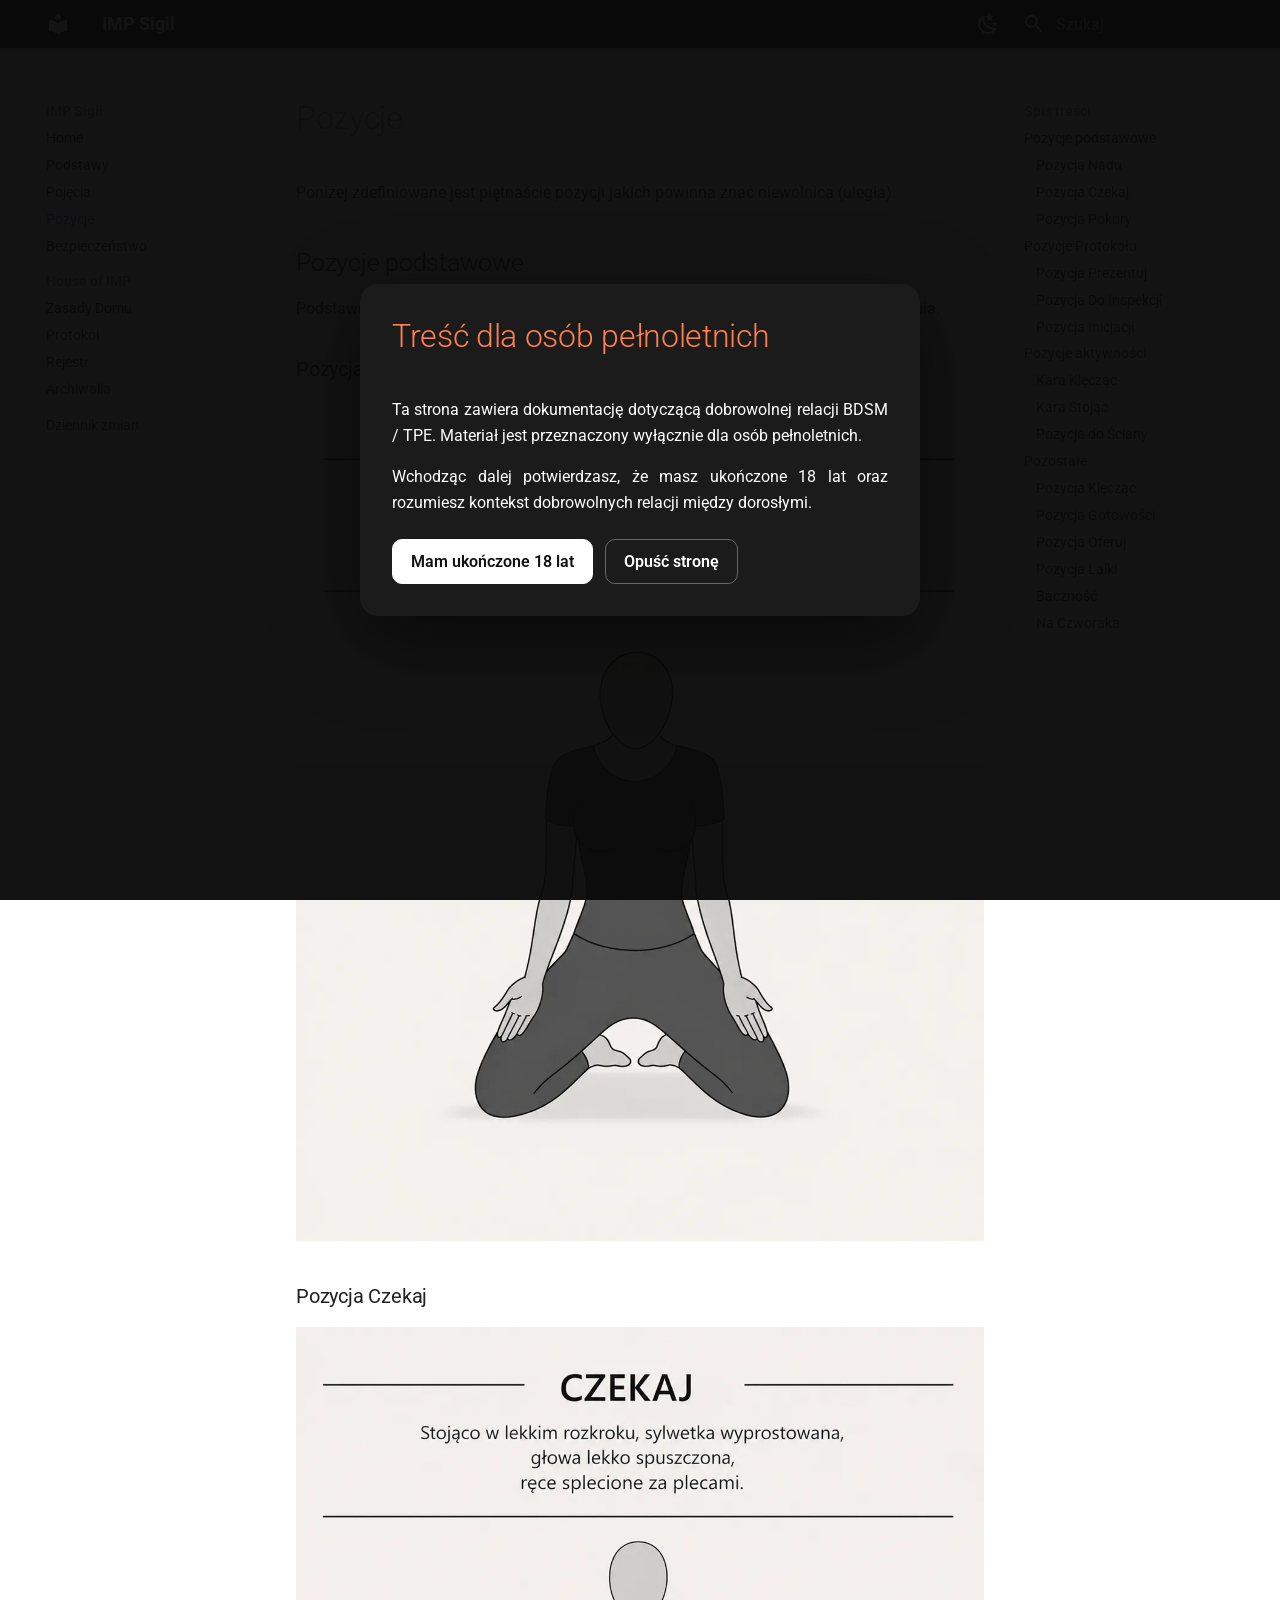
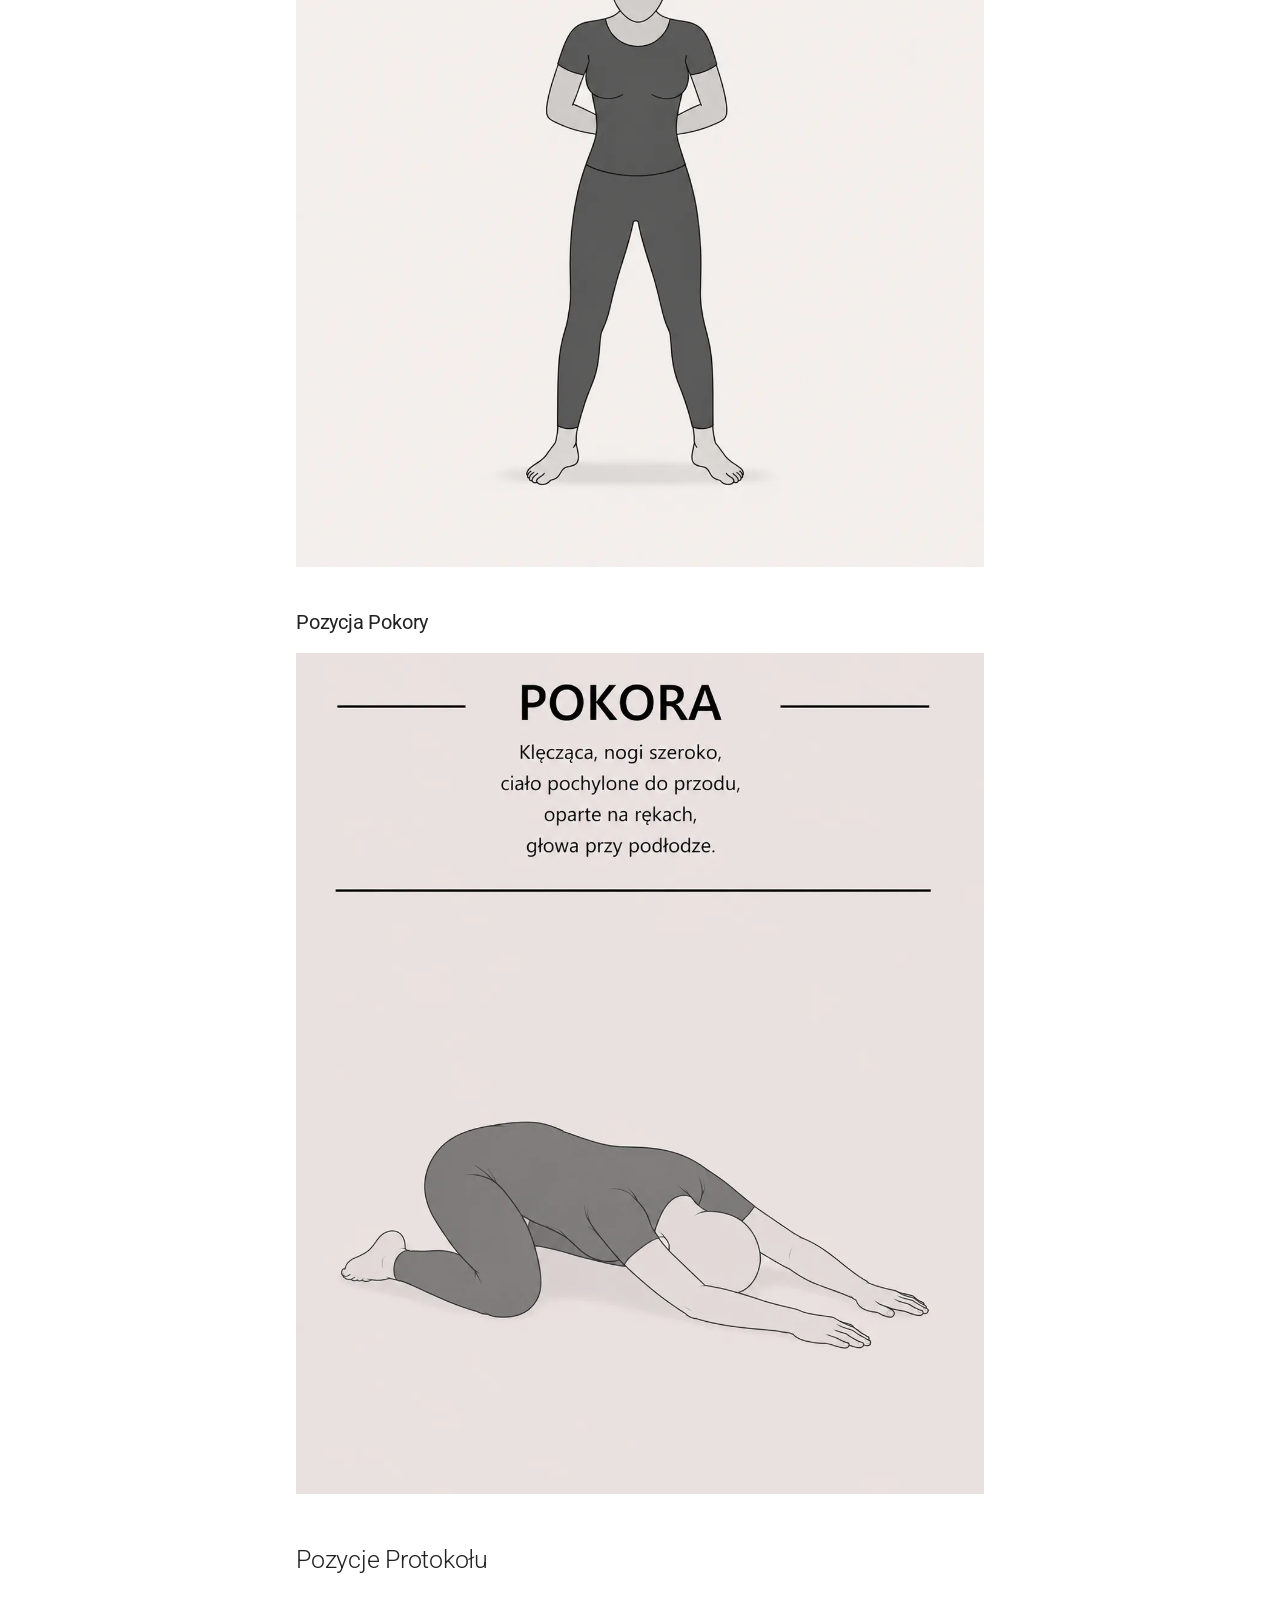
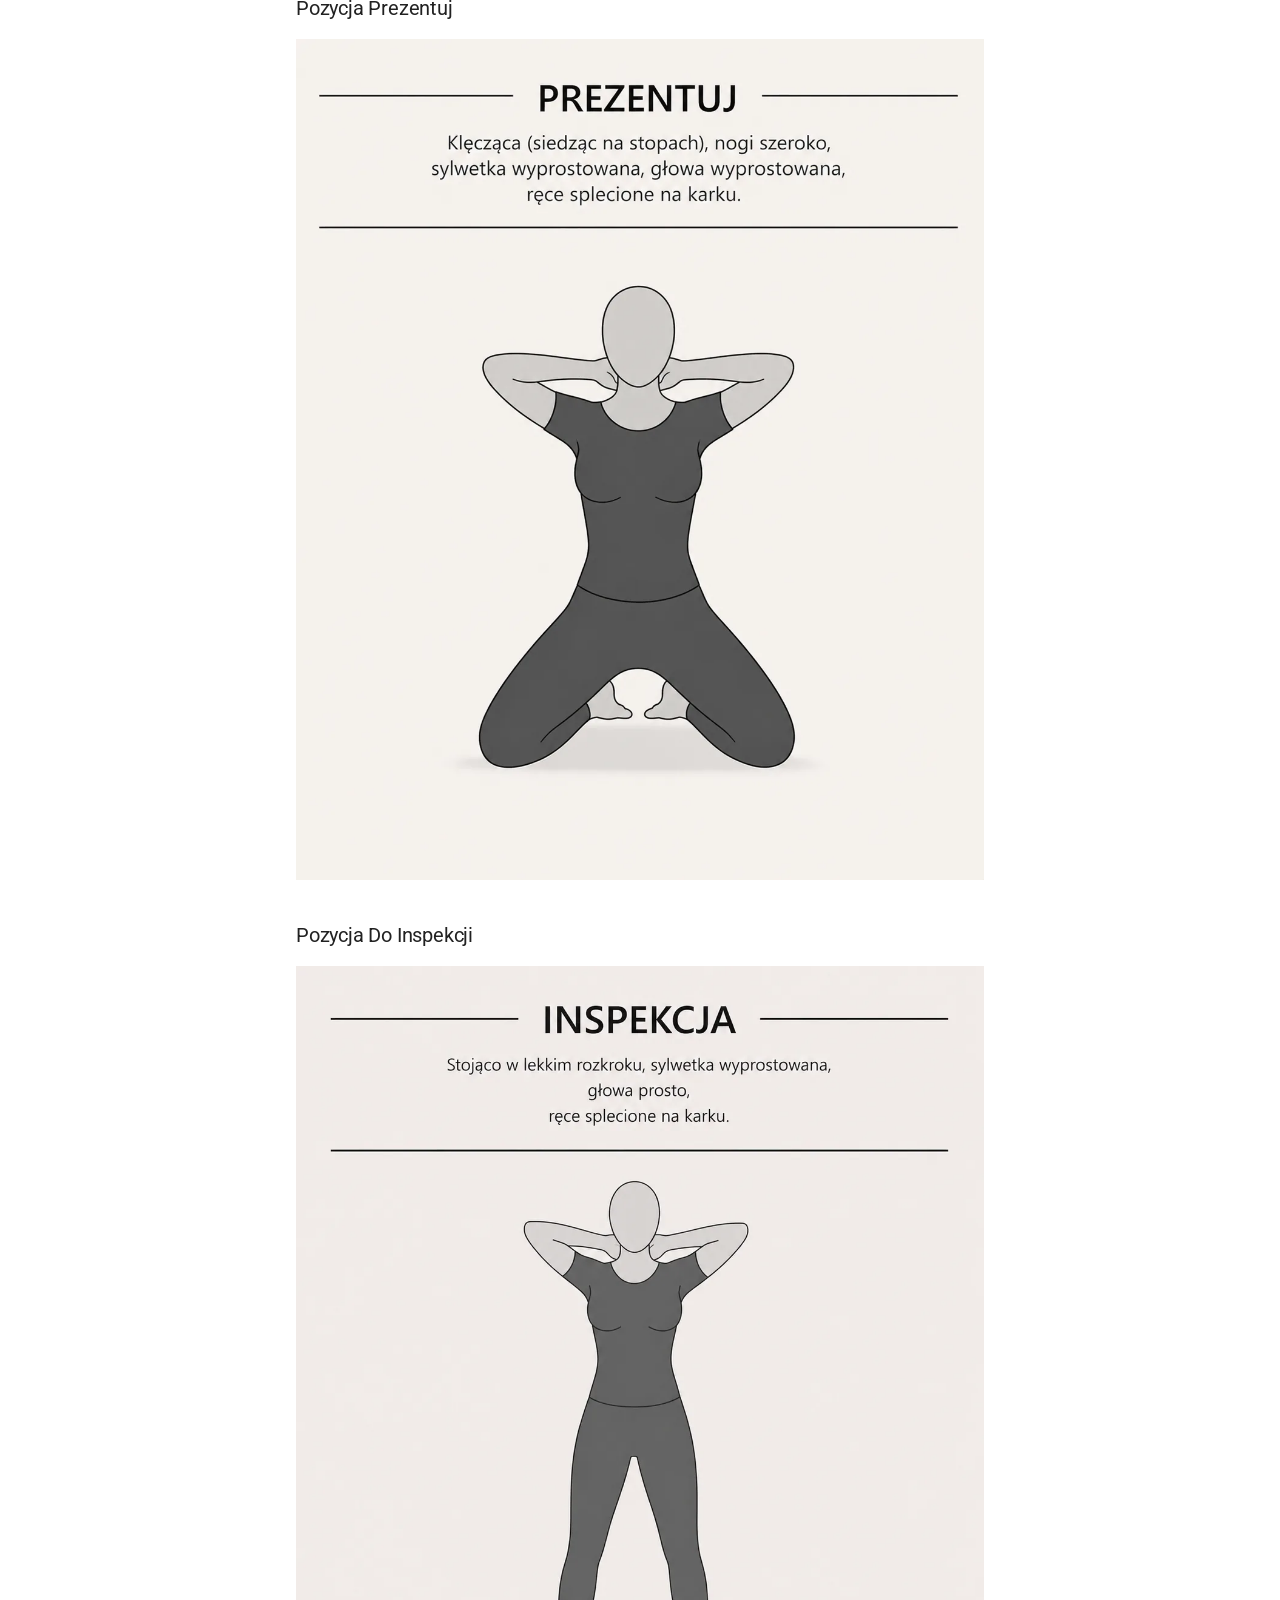
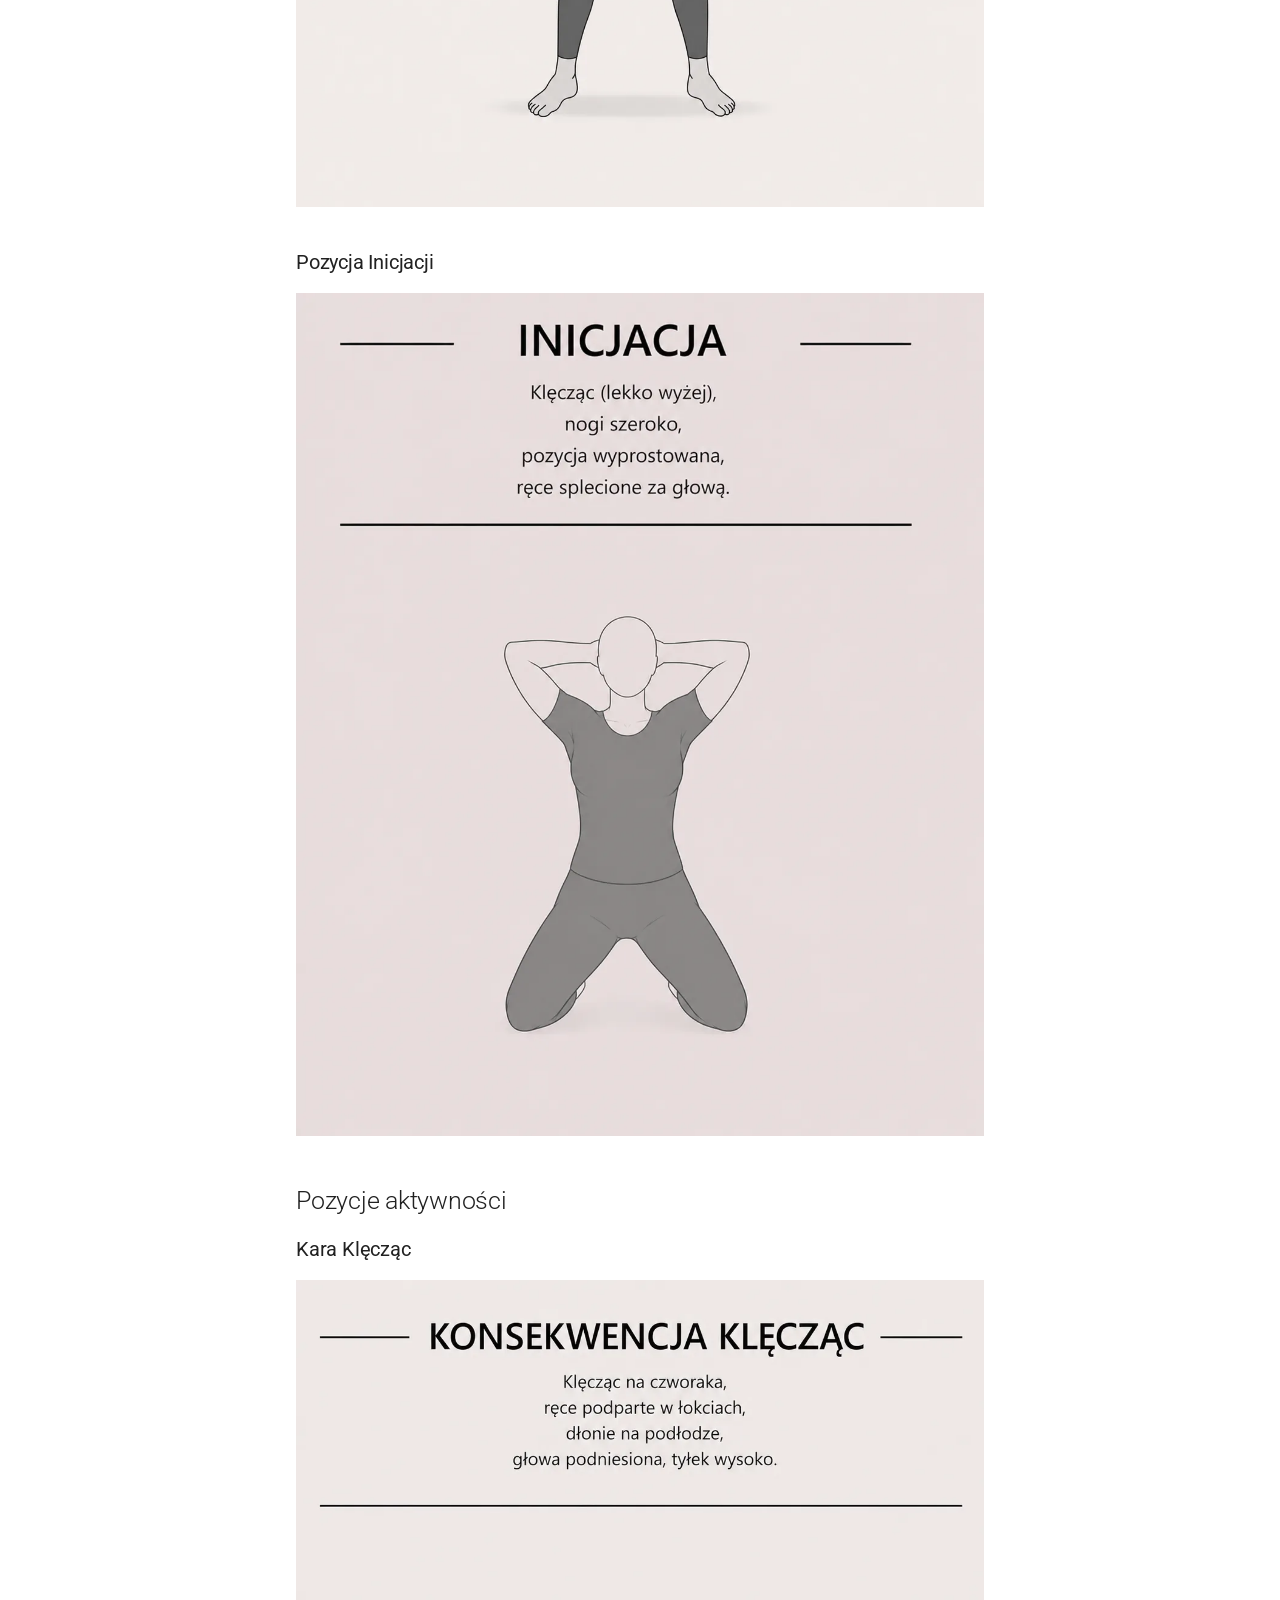
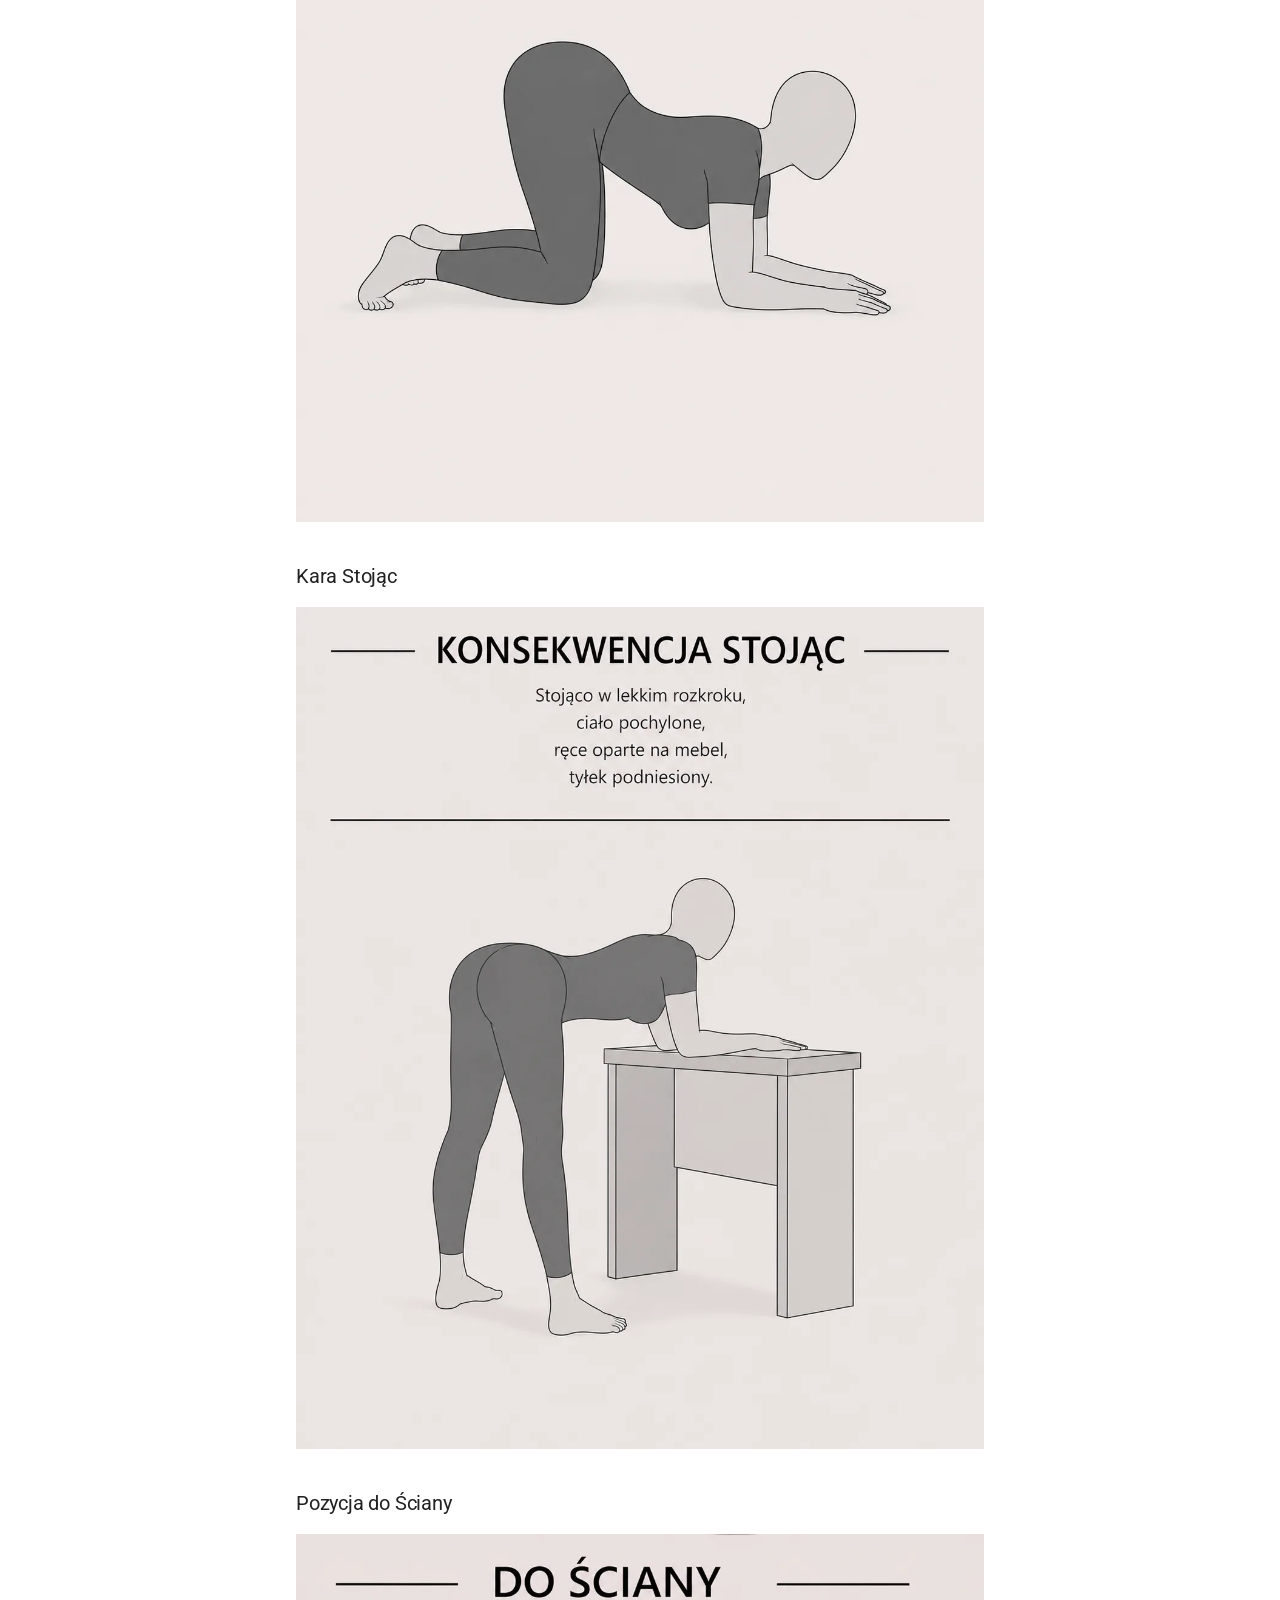
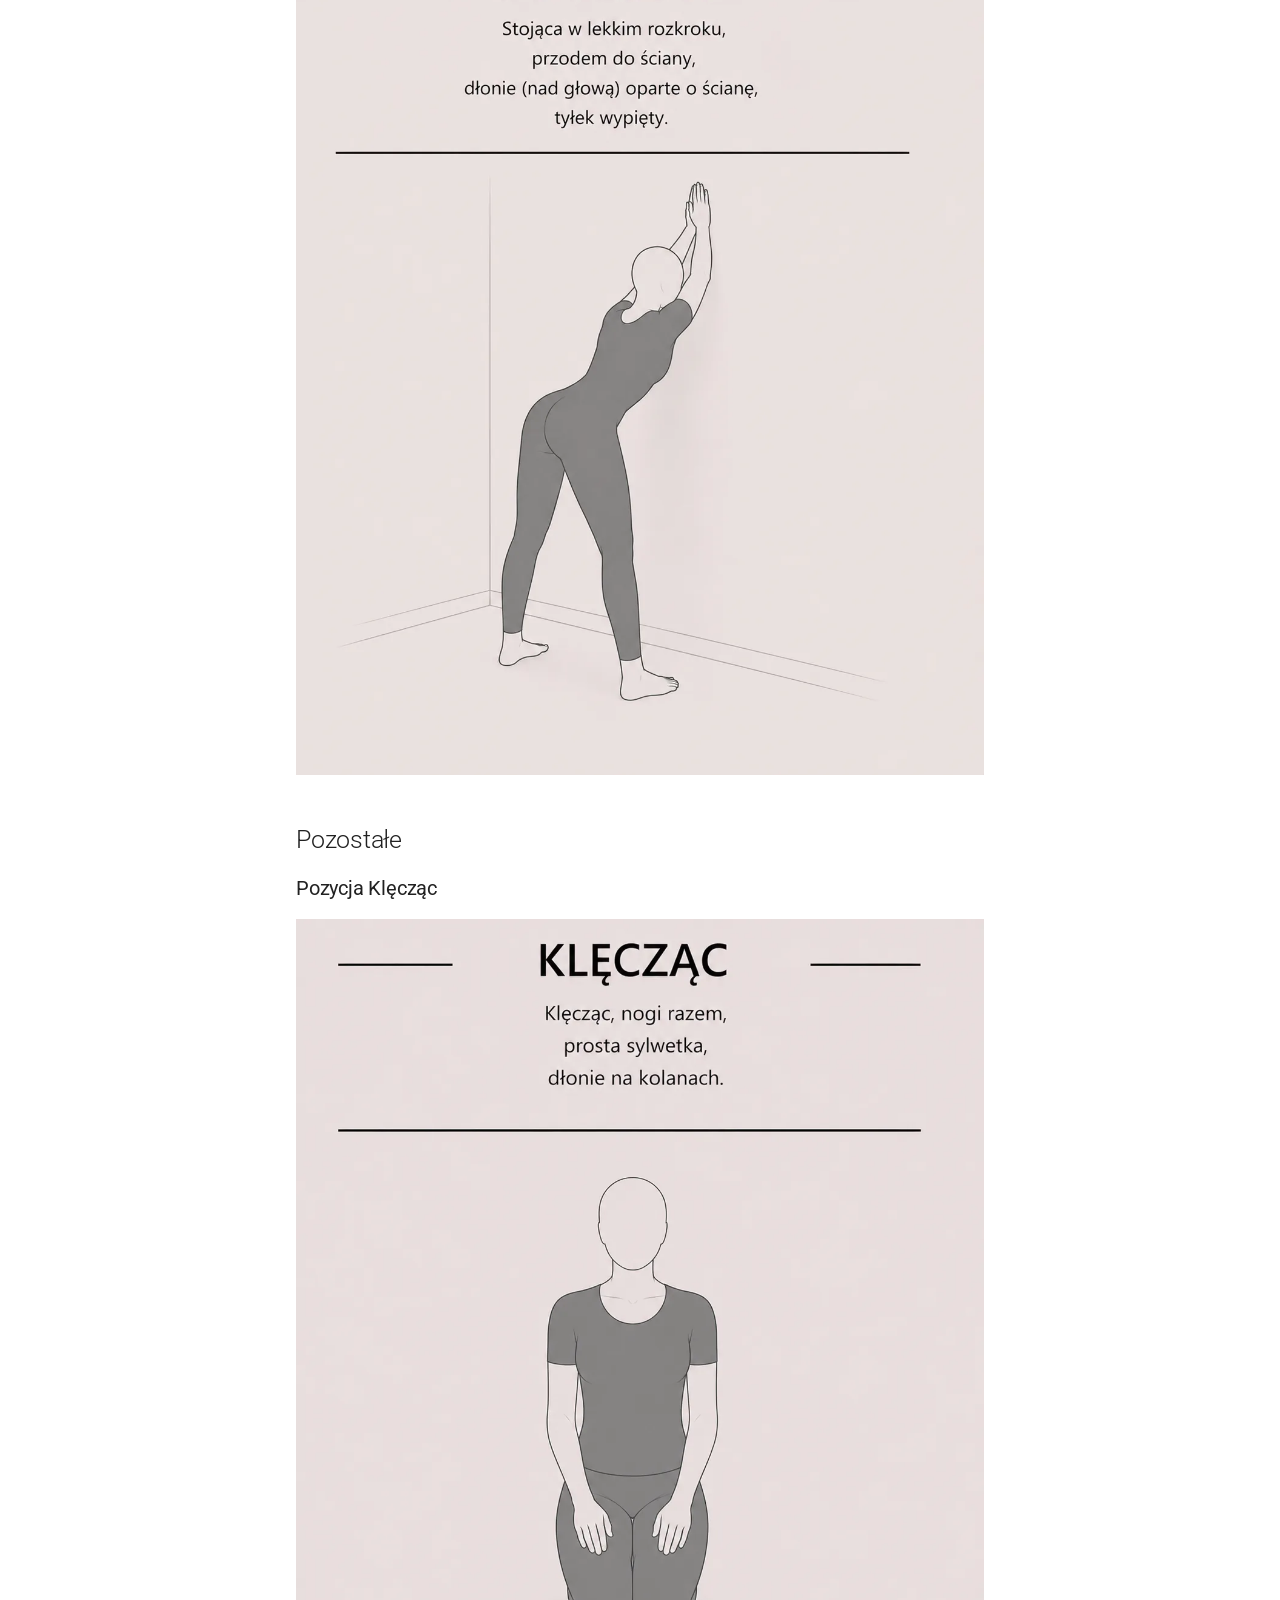
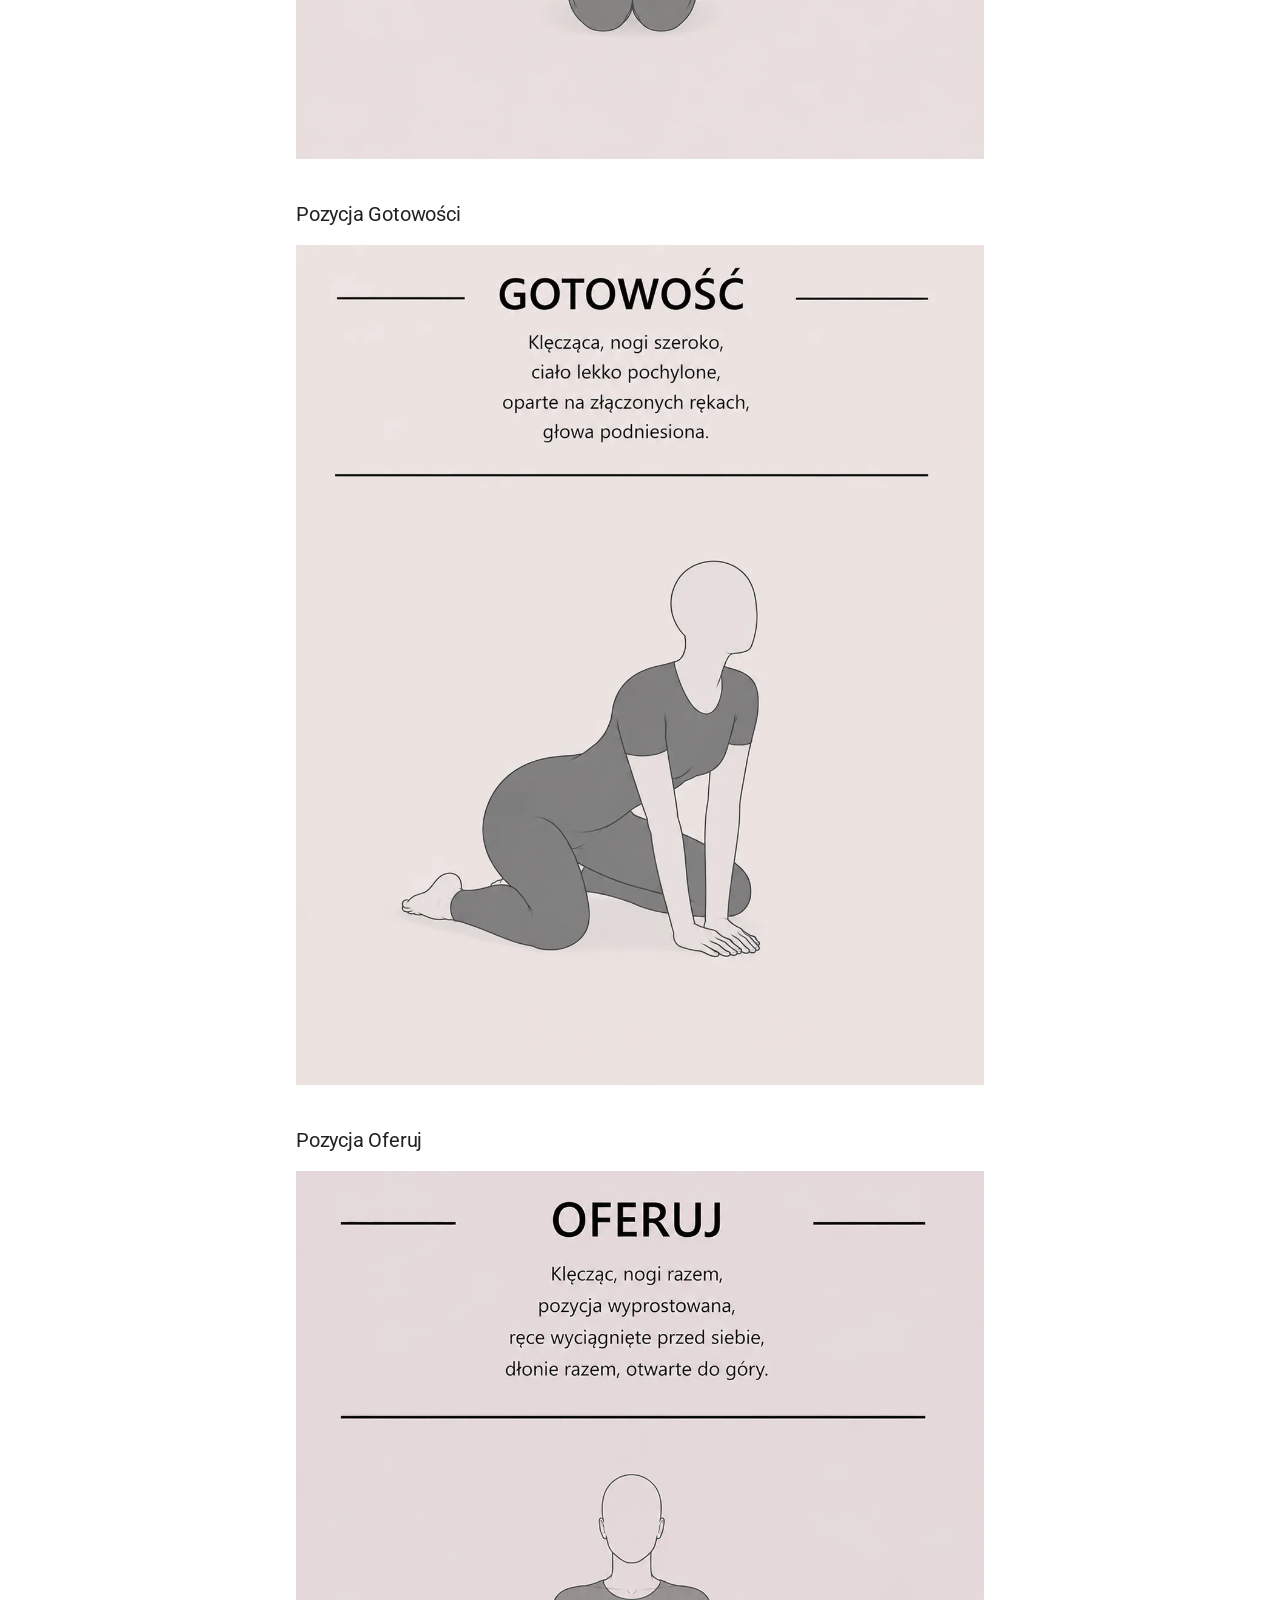
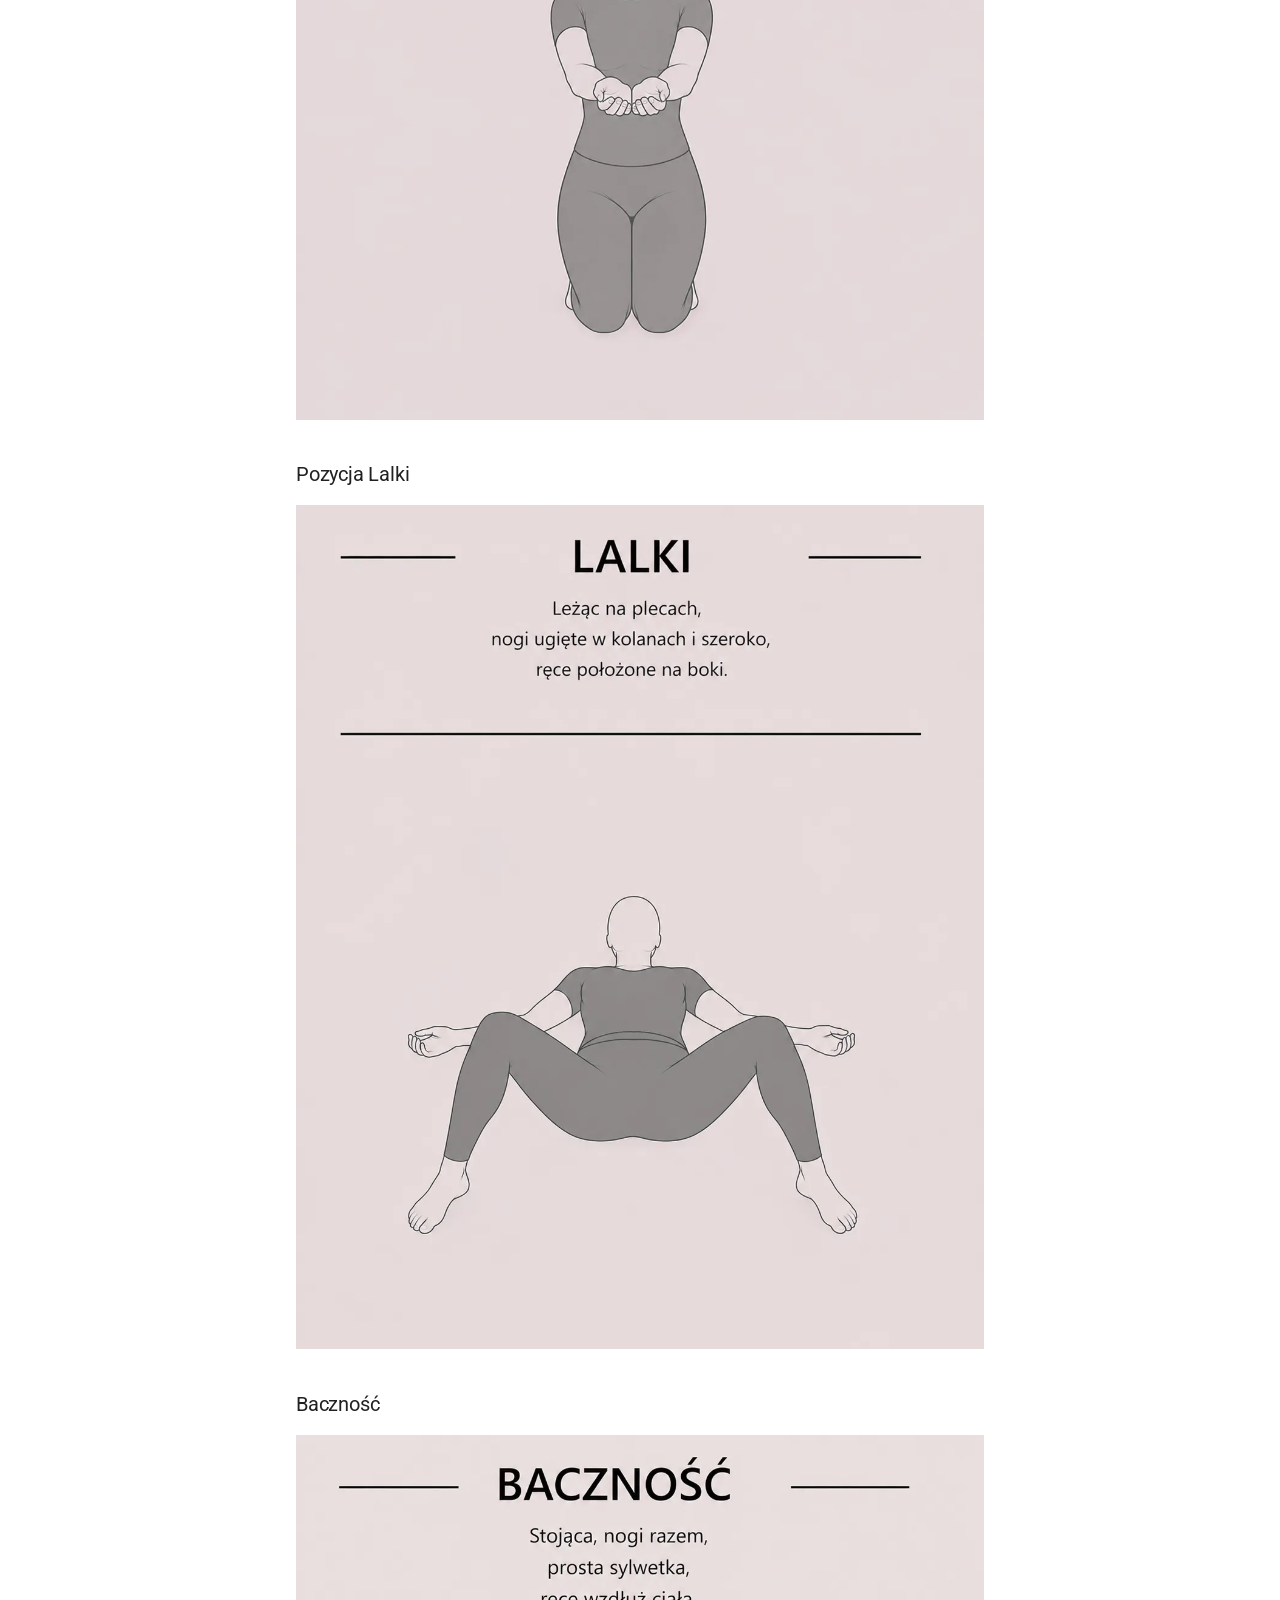
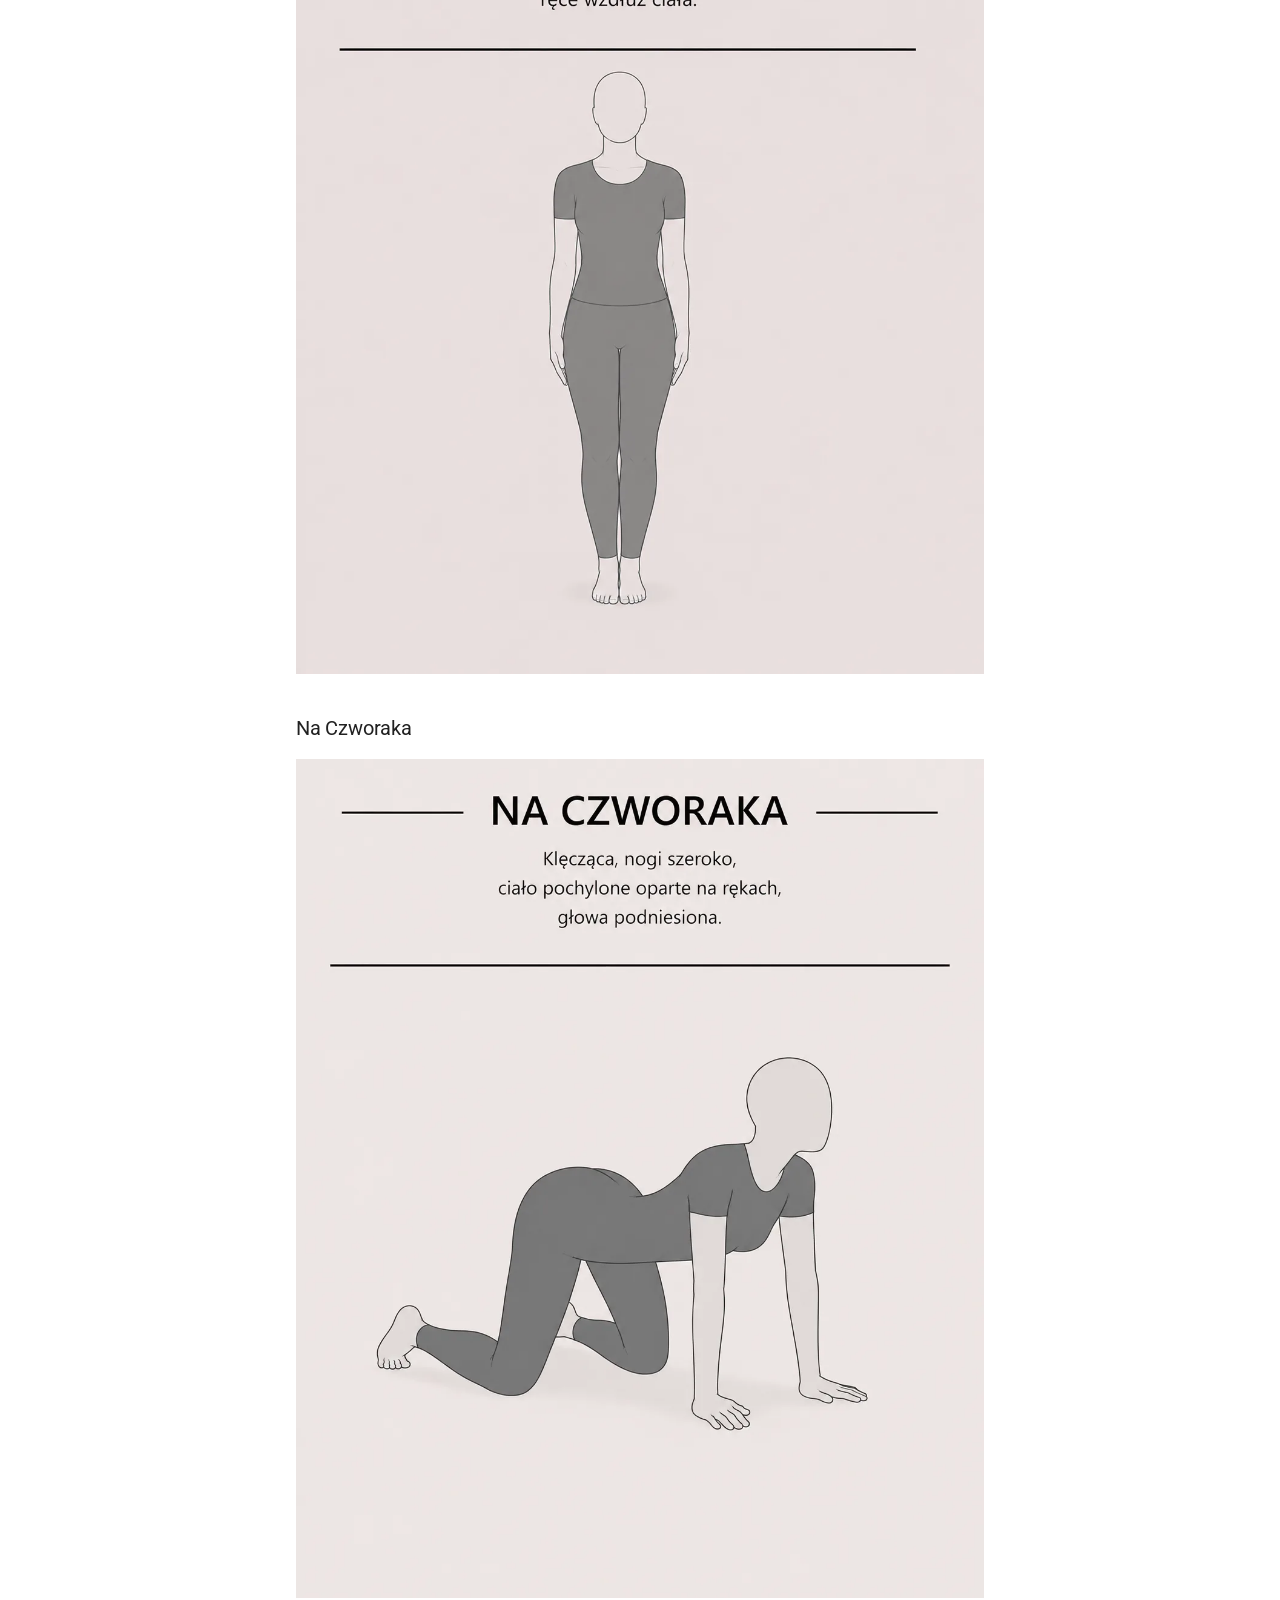
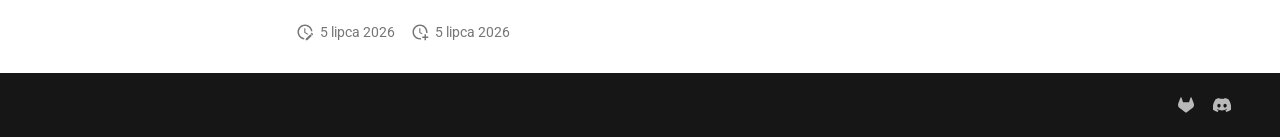
<file: pozycje/index.html>
<!doctype html>
<html lang="pl" class="no-js">
  <head>
    
      <meta charset="utf-8">
      <meta name="viewport" content="width=device-width,initial-scale=1">
      
        <meta name="description" content="Book of IMP">
      
      
      
        <link rel="canonical" href="https://impsigil.github.io/pozycje/">
      
      
        <link rel="prev" href="../pojecia/">
      
      
        <link rel="next" href="../bezpieczenstwo/">
      
      
        
      
      
      <link rel="icon" href="../assets/images/favicon.png">
      <meta name="generator" content="mkdocs-1.6.1, mkdocs-material-9.7.6">
    
    
      
        <title>Pozycje - IMP Sigil</title>
      
    
    
      <link rel="stylesheet" href="../assets/stylesheets/main.484c7ddc.min.css">
      
        
        <link rel="stylesheet" href="../assets/stylesheets/palette.ab4e12ef.min.css">
      
      


    
    
      
    
    
      
        
        
        <link rel="preconnect" href="https://fonts.gstatic.com" crossorigin>
        <link rel="stylesheet" href="https://fonts.googleapis.com/css?family=Roboto:300,300i,400,400i,700,700i%7CRoboto+Mono:400,400i,700,700i&display=fallback">
        <style>:root{--md-text-font:"Roboto";--md-code-font:"Roboto Mono"}</style>
      
    
    
      <link rel="stylesheet" href="../assets/age-gate.css">
    
      <link rel="stylesheet" href="../assets/style.css">
    
    <script>__md_scope=new URL("..",location),__md_hash=e=>[...e].reduce(((e,_)=>(e<<5)-e+_.charCodeAt(0)),0),__md_get=(e,_=localStorage,t=__md_scope)=>JSON.parse(_.getItem(t.pathname+"."+e)),__md_set=(e,_,t=localStorage,a=__md_scope)=>{try{t.setItem(a.pathname+"."+e,JSON.stringify(_))}catch(e){}}</script>
    
      

    
    
  </head>
  
  
    
    
      
    
    
    
    
    <body dir="ltr" data-md-color-scheme="default" data-md-color-primary="black" data-md-color-accent="black">
  
    
    <input class="md-toggle" data-md-toggle="drawer" type="checkbox" id="__drawer" autocomplete="off">
    <input class="md-toggle" data-md-toggle="search" type="checkbox" id="__search" autocomplete="off">
    <label class="md-overlay" for="__drawer"></label>
    <div data-md-component="skip">
      
        
        <a href="#pozycje" class="md-skip">
          Przejdź do treści
        </a>
      
    </div>
    <div data-md-component="announce">
      
    </div>
    
    
      

  

<header class="md-header md-header--shadow" data-md-component="header">
  <nav class="md-header__inner md-grid" aria-label="Nagłówek">
    <a href=".." title="IMP Sigil" class="md-header__button md-logo" aria-label="IMP Sigil" data-md-component="logo">
      
  
  <svg xmlns="http://www.w3.org/2000/svg" viewBox="0 0 24 24"><path d="M12 8a3 3 0 0 0 3-3 3 3 0 0 0-3-3 3 3 0 0 0-3 3 3 3 0 0 0 3 3m0 3.54C9.64 9.35 6.5 8 3 8v11c3.5 0 6.64 1.35 9 3.54 2.36-2.19 5.5-3.54 9-3.54V8c-3.5 0-6.64 1.35-9 3.54"/></svg>

    </a>
    <label class="md-header__button md-icon" for="__drawer">
      
      <svg xmlns="http://www.w3.org/2000/svg" viewBox="0 0 24 24"><path d="M3 6h18v2H3zm0 5h18v2H3zm0 5h18v2H3z"/></svg>
    </label>
    <div class="md-header__title" data-md-component="header-title">
      <div class="md-header__ellipsis">
        <div class="md-header__topic">
          <span class="md-ellipsis">
            IMP Sigil
          </span>
        </div>
        <div class="md-header__topic" data-md-component="header-topic">
          <span class="md-ellipsis">
            
              Pozycje
            
          </span>
        </div>
      </div>
    </div>
    
      
        <form class="md-header__option" data-md-component="palette">
  
    
    
    
    <input class="md-option" data-md-color-media="" data-md-color-scheme="default" data-md-color-primary="black" data-md-color-accent="black"  aria-label="Przełącz na tryb ciemny"  type="radio" name="__palette" id="__palette_0">
    
      <label class="md-header__button md-icon" title="Przełącz na tryb ciemny" for="__palette_1" hidden>
        <svg xmlns="http://www.w3.org/2000/svg" viewBox="0 0 24 24"><path d="m17.75 4.09-2.53 1.94.91 3.06-2.63-1.81-2.63 1.81.91-3.06-2.53-1.94L12.44 4l1.06-3 1.06 3zm3.5 6.91-1.64 1.25.59 1.98-1.7-1.17-1.7 1.17.59-1.98L15.75 11l2.06-.05L18.5 9l.69 1.95zm-2.28 4.95c.83-.08 1.72 1.1 1.19 1.85-.32.45-.66.87-1.08 1.27C15.17 23 8.84 23 4.94 19.07c-3.91-3.9-3.91-10.24 0-14.14.4-.4.82-.76 1.27-1.08.75-.53 1.93.36 1.85 1.19-.27 2.86.69 5.83 2.89 8.02a9.96 9.96 0 0 0 8.02 2.89m-1.64 2.02a12.08 12.08 0 0 1-7.8-3.47c-2.17-2.19-3.33-5-3.49-7.82-2.81 3.14-2.7 7.96.31 10.98 3.02 3.01 7.84 3.12 10.98.31"/></svg>
      </label>
    
  
    
    
    
    <input class="md-option" data-md-color-media="" data-md-color-scheme="slate" data-md-color-primary="black" data-md-color-accent="black"  aria-label="Przełącz na tryb jasny"  type="radio" name="__palette" id="__palette_1">
    
      <label class="md-header__button md-icon" title="Przełącz na tryb jasny" for="__palette_0" hidden>
        <svg xmlns="http://www.w3.org/2000/svg" viewBox="0 0 24 24"><path d="M12 7a5 5 0 0 1 5 5 5 5 0 0 1-5 5 5 5 0 0 1-5-5 5 5 0 0 1 5-5m0 2a3 3 0 0 0-3 3 3 3 0 0 0 3 3 3 3 0 0 0 3-3 3 3 0 0 0-3-3m0-7 2.39 3.42C13.65 5.15 12.84 5 12 5s-1.65.15-2.39.42zM3.34 7l4.16-.35A7.2 7.2 0 0 0 5.94 8.5c-.44.74-.69 1.5-.83 2.29zm.02 10 1.76-3.77a7.131 7.131 0 0 0 2.38 4.14zM20.65 7l-1.77 3.79a7.02 7.02 0 0 0-2.38-4.15zm-.01 10-4.14.36c.59-.51 1.12-1.14 1.54-1.86.42-.73.69-1.5.83-2.29zM12 22l-2.41-3.44c.74.27 1.55.44 2.41.44.82 0 1.63-.17 2.37-.44z"/></svg>
      </label>
    
  
</form>
      
    
    
      <script>var palette=__md_get("__palette");if(palette&&palette.color){if("(prefers-color-scheme)"===palette.color.media){var media=matchMedia("(prefers-color-scheme: light)"),input=document.querySelector(media.matches?"[data-md-color-media='(prefers-color-scheme: light)']":"[data-md-color-media='(prefers-color-scheme: dark)']");palette.color.media=input.getAttribute("data-md-color-media"),palette.color.scheme=input.getAttribute("data-md-color-scheme"),palette.color.primary=input.getAttribute("data-md-color-primary"),palette.color.accent=input.getAttribute("data-md-color-accent")}for(var[key,value]of Object.entries(palette.color))document.body.setAttribute("data-md-color-"+key,value)}</script>
    
    
    
      
      
        <label class="md-header__button md-icon" for="__search">
          
          <svg xmlns="http://www.w3.org/2000/svg" viewBox="0 0 24 24"><path d="M9.5 3A6.5 6.5 0 0 1 16 9.5c0 1.61-.59 3.09-1.56 4.23l.27.27h.79l5 5-1.5 1.5-5-5v-.79l-.27-.27A6.52 6.52 0 0 1 9.5 16 6.5 6.5 0 0 1 3 9.5 6.5 6.5 0 0 1 9.5 3m0 2C7 5 5 7 5 9.5S7 14 9.5 14 14 12 14 9.5 12 5 9.5 5"/></svg>
        </label>
        <div class="md-search" data-md-component="search" role="dialog">
  <label class="md-search__overlay" for="__search"></label>
  <div class="md-search__inner" role="search">
    <form class="md-search__form" name="search">
      <input type="text" class="md-search__input" name="query" aria-label="Szukaj" placeholder="Szukaj" autocapitalize="off" autocorrect="off" autocomplete="off" spellcheck="false" data-md-component="search-query" required>
      <label class="md-search__icon md-icon" for="__search">
        
        <svg xmlns="http://www.w3.org/2000/svg" viewBox="0 0 24 24"><path d="M9.5 3A6.5 6.5 0 0 1 16 9.5c0 1.61-.59 3.09-1.56 4.23l.27.27h.79l5 5-1.5 1.5-5-5v-.79l-.27-.27A6.52 6.52 0 0 1 9.5 16 6.5 6.5 0 0 1 3 9.5 6.5 6.5 0 0 1 9.5 3m0 2C7 5 5 7 5 9.5S7 14 9.5 14 14 12 14 9.5 12 5 9.5 5"/></svg>
        
        <svg xmlns="http://www.w3.org/2000/svg" viewBox="0 0 24 24"><path d="M20 11v2H8l5.5 5.5-1.42 1.42L4.16 12l7.92-7.92L13.5 5.5 8 11z"/></svg>
      </label>
      <nav class="md-search__options" aria-label="Szukaj">
        
        <button type="reset" class="md-search__icon md-icon" title="Wyczyść" aria-label="Wyczyść" tabindex="-1">
          
          <svg xmlns="http://www.w3.org/2000/svg" viewBox="0 0 24 24"><path d="M19 6.41 17.59 5 12 10.59 6.41 5 5 6.41 10.59 12 5 17.59 6.41 19 12 13.41 17.59 19 19 17.59 13.41 12z"/></svg>
        </button>
      </nav>
      
        <div class="md-search__suggest" data-md-component="search-suggest"></div>
      
    </form>
    <div class="md-search__output">
      <div class="md-search__scrollwrap" tabindex="0" data-md-scrollfix>
        <div class="md-search-result" data-md-component="search-result">
          <div class="md-search-result__meta">
            Inicjowanie wyszukiwania
          </div>
          <ol class="md-search-result__list" role="presentation"></ol>
        </div>
      </div>
    </div>
  </div>
</div>
      
    
    
  </nav>
  
</header>
    
    <div class="md-container" data-md-component="container">
      
      
        
          
        
      
      <main class="md-main" data-md-component="main">
        <div class="md-main__inner md-grid">
          
            
              
              <div class="md-sidebar md-sidebar--primary" data-md-component="sidebar" data-md-type="navigation" >
                <div class="md-sidebar__scrollwrap">
                  <div class="md-sidebar__inner">
                    



<nav class="md-nav md-nav--primary" aria-label="Nawigacja" data-md-level="0">
  <label class="md-nav__title" for="__drawer">
    <a href=".." title="IMP Sigil" class="md-nav__button md-logo" aria-label="IMP Sigil" data-md-component="logo">
      
  
  <svg xmlns="http://www.w3.org/2000/svg" viewBox="0 0 24 24"><path d="M12 8a3 3 0 0 0 3-3 3 3 0 0 0-3-3 3 3 0 0 0-3 3 3 3 0 0 0 3 3m0 3.54C9.64 9.35 6.5 8 3 8v11c3.5 0 6.64 1.35 9 3.54 2.36-2.19 5.5-3.54 9-3.54V8c-3.5 0-6.64 1.35-9 3.54"/></svg>

    </a>
    IMP Sigil
  </label>
  
  <ul class="md-nav__list" data-md-scrollfix>
    
      
      
  
  
  
  
    <li class="md-nav__item">
      <a href=".." class="md-nav__link">
        
  
  
  <span class="md-ellipsis">
    
  
    Home
  

    
  </span>
  
  

      </a>
    </li>
  

    
      
      
  
  
  
  
    <li class="md-nav__item">
      <a href="../podstawy/" class="md-nav__link">
        
  
  
  <span class="md-ellipsis">
    
  
    Podstawy
  

    
  </span>
  
  

      </a>
    </li>
  

    
      
      
  
  
  
  
    <li class="md-nav__item">
      <a href="../pojecia/" class="md-nav__link">
        
  
  
  <span class="md-ellipsis">
    
  
    Pojęcia
  

    
  </span>
  
  

      </a>
    </li>
  

    
      
      
  
  
    
  
  
  
    <li class="md-nav__item md-nav__item--active">
      
      <input class="md-nav__toggle md-toggle" type="checkbox" id="__toc">
      
      
        
      
      
        <label class="md-nav__link md-nav__link--active" for="__toc">
          
  
  
  <span class="md-ellipsis">
    
  
    Pozycje
  

    
  </span>
  
  

          <span class="md-nav__icon md-icon"></span>
        </label>
      
      <a href="./" class="md-nav__link md-nav__link--active">
        
  
  
  <span class="md-ellipsis">
    
  
    Pozycje
  

    
  </span>
  
  

      </a>
      
        

<nav class="md-nav md-nav--secondary" aria-label="Spis treści">
  
  
  
    
  
  
    <label class="md-nav__title" for="__toc">
      <span class="md-nav__icon md-icon"></span>
      Spis treści
    </label>
    <ul class="md-nav__list" data-md-component="toc" data-md-scrollfix>
      
        <li class="md-nav__item">
  <a href="#pozycje_podstawowe" class="md-nav__link">
    <span class="md-ellipsis">
      
        Pozycje podstawowe
      
    </span>
  </a>
  
    <nav class="md-nav" aria-label="Pozycje podstawowe">
      <ul class="md-nav__list">
        
          <li class="md-nav__item">
  <a href="#pozycja_nadu" class="md-nav__link">
    <span class="md-ellipsis">
      
        Pozycja Nadu
      
    </span>
  </a>
  
</li>
        
          <li class="md-nav__item">
  <a href="#pozycja_czekaj" class="md-nav__link">
    <span class="md-ellipsis">
      
        Pozycja Czekaj
      
    </span>
  </a>
  
</li>
        
          <li class="md-nav__item">
  <a href="#pozycja_pokory" class="md-nav__link">
    <span class="md-ellipsis">
      
        Pozycja Pokory
      
    </span>
  </a>
  
</li>
        
      </ul>
    </nav>
  
</li>
      
        <li class="md-nav__item">
  <a href="#pozycje_protokou" class="md-nav__link">
    <span class="md-ellipsis">
      
        Pozycje Protokołu
      
    </span>
  </a>
  
    <nav class="md-nav" aria-label="Pozycje Protokołu">
      <ul class="md-nav__list">
        
          <li class="md-nav__item">
  <a href="#pozycja_prezentuj" class="md-nav__link">
    <span class="md-ellipsis">
      
        Pozycja Prezentuj
      
    </span>
  </a>
  
</li>
        
          <li class="md-nav__item">
  <a href="#pozycja_do_inspekcji" class="md-nav__link">
    <span class="md-ellipsis">
      
        Pozycja Do Inspekcji
      
    </span>
  </a>
  
</li>
        
          <li class="md-nav__item">
  <a href="#pozycja_inicjacji" class="md-nav__link">
    <span class="md-ellipsis">
      
        Pozycja Inicjacji
      
    </span>
  </a>
  
</li>
        
      </ul>
    </nav>
  
</li>
      
        <li class="md-nav__item">
  <a href="#pozycje_aktywnosci" class="md-nav__link">
    <span class="md-ellipsis">
      
        Pozycje aktywności
      
    </span>
  </a>
  
    <nav class="md-nav" aria-label="Pozycje aktywności">
      <ul class="md-nav__list">
        
          <li class="md-nav__item">
  <a href="#kara_kleczac" class="md-nav__link">
    <span class="md-ellipsis">
      
        Kara Klęcząc
      
    </span>
  </a>
  
</li>
        
          <li class="md-nav__item">
  <a href="#kara_stojac" class="md-nav__link">
    <span class="md-ellipsis">
      
        Kara Stojąc
      
    </span>
  </a>
  
</li>
        
          <li class="md-nav__item">
  <a href="#pozycja_do_sciany" class="md-nav__link">
    <span class="md-ellipsis">
      
        Pozycja do Ściany
      
    </span>
  </a>
  
</li>
        
      </ul>
    </nav>
  
</li>
      
        <li class="md-nav__item">
  <a href="#pozostae" class="md-nav__link">
    <span class="md-ellipsis">
      
        Pozostałe
      
    </span>
  </a>
  
    <nav class="md-nav" aria-label="Pozostałe">
      <ul class="md-nav__list">
        
          <li class="md-nav__item">
  <a href="#pozycja_kleczac" class="md-nav__link">
    <span class="md-ellipsis">
      
        Pozycja Klęcząc
      
    </span>
  </a>
  
</li>
        
          <li class="md-nav__item">
  <a href="#pozycja_gotowosci" class="md-nav__link">
    <span class="md-ellipsis">
      
        Pozycja Gotowości
      
    </span>
  </a>
  
</li>
        
          <li class="md-nav__item">
  <a href="#pozycja_oferuj" class="md-nav__link">
    <span class="md-ellipsis">
      
        Pozycja Oferuj
      
    </span>
  </a>
  
</li>
        
          <li class="md-nav__item">
  <a href="#pozycja_lalki" class="md-nav__link">
    <span class="md-ellipsis">
      
        Pozycja Lalki
      
    </span>
  </a>
  
</li>
        
          <li class="md-nav__item">
  <a href="#bacznosc" class="md-nav__link">
    <span class="md-ellipsis">
      
        Baczność
      
    </span>
  </a>
  
</li>
        
          <li class="md-nav__item">
  <a href="#na_czworaka" class="md-nav__link">
    <span class="md-ellipsis">
      
        Na Czworaka
      
    </span>
  </a>
  
</li>
        
      </ul>
    </nav>
  
</li>
      
    </ul>
  
</nav>
      
    </li>
  

    
      
      
  
  
  
  
    <li class="md-nav__item">
      <a href="../bezpieczenstwo/" class="md-nav__link">
        
  
  
  <span class="md-ellipsis">
    
  
    Bezpieczeństwo
  

    
  </span>
  
  

      </a>
    </li>
  

    
      
      
  
  
  
  
    
    
    
    
      
        
        
      
    
    
    <li class="md-nav__item md-nav__item--section md-nav__item--nested">
      
        
        
        <input class="md-nav__toggle md-toggle " type="checkbox" id="__nav_6" >
        
          
          <label class="md-nav__link" for="__nav_6" id="__nav_6_label" tabindex="">
            
  
  
  <span class="md-ellipsis">
    
  
    House of IMP
  

    
  </span>
  
  

            <span class="md-nav__icon md-icon"></span>
          </label>
        
        <nav class="md-nav" data-md-level="1" aria-labelledby="__nav_6_label" aria-expanded="false">
          <label class="md-nav__title" for="__nav_6">
            <span class="md-nav__icon md-icon"></span>
            
  
    House of IMP
  

          </label>
          <ul class="md-nav__list" data-md-scrollfix>
            
              
                
  
  
  
  
    <li class="md-nav__item">
      <a href="../manifest/" class="md-nav__link">
        
  
  
  <span class="md-ellipsis">
    
  
    Zasady Domu
  

    
  </span>
  
  

      </a>
    </li>
  

              
            
              
                
  
  
  
  
    <li class="md-nav__item">
      <a href="../protokol/" class="md-nav__link">
        
  
  
  <span class="md-ellipsis">
    
  
    Protokół
  

    
  </span>
  
  

      </a>
    </li>
  

              
            
              
                
  
  
  
  
    <li class="md-nav__item">
      <a href="../log/" class="md-nav__link">
        
  
  
  <span class="md-ellipsis">
    
  
    Rejestr
  

    
  </span>
  
  

      </a>
    </li>
  

              
            
              
                
  
  
  
  
    <li class="md-nav__item">
      <a href="../archiwum/" class="md-nav__link">
        
  
  
  <span class="md-ellipsis">
    
  
    Archiwalia
  

    
  </span>
  
  

      </a>
    </li>
  

              
            
          </ul>
        </nav>
      
    </li>
  

    
      
      
  
  
  
  
    <li class="md-nav__item">
      <a href="../changelog/" class="md-nav__link">
        
  
  
  <span class="md-ellipsis">
    
  
    Dziennik zmian
  

    
  </span>
  
  

      </a>
    </li>
  

    
  </ul>
</nav>
                  </div>
                </div>
              </div>
            
            
              
              <div class="md-sidebar md-sidebar--secondary" data-md-component="sidebar" data-md-type="toc" >
                <div class="md-sidebar__scrollwrap">
                  <div class="md-sidebar__inner">
                    

<nav class="md-nav md-nav--secondary" aria-label="Spis treści">
  
  
  
    
  
  
    <label class="md-nav__title" for="__toc">
      <span class="md-nav__icon md-icon"></span>
      Spis treści
    </label>
    <ul class="md-nav__list" data-md-component="toc" data-md-scrollfix>
      
        <li class="md-nav__item">
  <a href="#pozycje_podstawowe" class="md-nav__link">
    <span class="md-ellipsis">
      
        Pozycje podstawowe
      
    </span>
  </a>
  
    <nav class="md-nav" aria-label="Pozycje podstawowe">
      <ul class="md-nav__list">
        
          <li class="md-nav__item">
  <a href="#pozycja_nadu" class="md-nav__link">
    <span class="md-ellipsis">
      
        Pozycja Nadu
      
    </span>
  </a>
  
</li>
        
          <li class="md-nav__item">
  <a href="#pozycja_czekaj" class="md-nav__link">
    <span class="md-ellipsis">
      
        Pozycja Czekaj
      
    </span>
  </a>
  
</li>
        
          <li class="md-nav__item">
  <a href="#pozycja_pokory" class="md-nav__link">
    <span class="md-ellipsis">
      
        Pozycja Pokory
      
    </span>
  </a>
  
</li>
        
      </ul>
    </nav>
  
</li>
      
        <li class="md-nav__item">
  <a href="#pozycje_protokou" class="md-nav__link">
    <span class="md-ellipsis">
      
        Pozycje Protokołu
      
    </span>
  </a>
  
    <nav class="md-nav" aria-label="Pozycje Protokołu">
      <ul class="md-nav__list">
        
          <li class="md-nav__item">
  <a href="#pozycja_prezentuj" class="md-nav__link">
    <span class="md-ellipsis">
      
        Pozycja Prezentuj
      
    </span>
  </a>
  
</li>
        
          <li class="md-nav__item">
  <a href="#pozycja_do_inspekcji" class="md-nav__link">
    <span class="md-ellipsis">
      
        Pozycja Do Inspekcji
      
    </span>
  </a>
  
</li>
        
          <li class="md-nav__item">
  <a href="#pozycja_inicjacji" class="md-nav__link">
    <span class="md-ellipsis">
      
        Pozycja Inicjacji
      
    </span>
  </a>
  
</li>
        
      </ul>
    </nav>
  
</li>
      
        <li class="md-nav__item">
  <a href="#pozycje_aktywnosci" class="md-nav__link">
    <span class="md-ellipsis">
      
        Pozycje aktywności
      
    </span>
  </a>
  
    <nav class="md-nav" aria-label="Pozycje aktywności">
      <ul class="md-nav__list">
        
          <li class="md-nav__item">
  <a href="#kara_kleczac" class="md-nav__link">
    <span class="md-ellipsis">
      
        Kara Klęcząc
      
    </span>
  </a>
  
</li>
        
          <li class="md-nav__item">
  <a href="#kara_stojac" class="md-nav__link">
    <span class="md-ellipsis">
      
        Kara Stojąc
      
    </span>
  </a>
  
</li>
        
          <li class="md-nav__item">
  <a href="#pozycja_do_sciany" class="md-nav__link">
    <span class="md-ellipsis">
      
        Pozycja do Ściany
      
    </span>
  </a>
  
</li>
        
      </ul>
    </nav>
  
</li>
      
        <li class="md-nav__item">
  <a href="#pozostae" class="md-nav__link">
    <span class="md-ellipsis">
      
        Pozostałe
      
    </span>
  </a>
  
    <nav class="md-nav" aria-label="Pozostałe">
      <ul class="md-nav__list">
        
          <li class="md-nav__item">
  <a href="#pozycja_kleczac" class="md-nav__link">
    <span class="md-ellipsis">
      
        Pozycja Klęcząc
      
    </span>
  </a>
  
</li>
        
          <li class="md-nav__item">
  <a href="#pozycja_gotowosci" class="md-nav__link">
    <span class="md-ellipsis">
      
        Pozycja Gotowości
      
    </span>
  </a>
  
</li>
        
          <li class="md-nav__item">
  <a href="#pozycja_oferuj" class="md-nav__link">
    <span class="md-ellipsis">
      
        Pozycja Oferuj
      
    </span>
  </a>
  
</li>
        
          <li class="md-nav__item">
  <a href="#pozycja_lalki" class="md-nav__link">
    <span class="md-ellipsis">
      
        Pozycja Lalki
      
    </span>
  </a>
  
</li>
        
          <li class="md-nav__item">
  <a href="#bacznosc" class="md-nav__link">
    <span class="md-ellipsis">
      
        Baczność
      
    </span>
  </a>
  
</li>
        
          <li class="md-nav__item">
  <a href="#na_czworaka" class="md-nav__link">
    <span class="md-ellipsis">
      
        Na Czworaka
      
    </span>
  </a>
  
</li>
        
      </ul>
    </nav>
  
</li>
      
    </ul>
  
</nav>
                  </div>
                </div>
              </div>
            
          
          
            <div class="md-content" data-md-component="content">
              
              <article class="md-content__inner md-typeset">
                
  <div id="age-gate" class="age-gate" aria-hidden="false">
    <div class="age-gate__box" role="dialog" aria-modal="true" aria-labelledby="age-gate-title">
      <h1 id="age-gate-title">Treść dla osób pełnoletnich</h1>

      <p>
        Ta strona zawiera dokumentację dotyczącą dobrowolnej relacji BDSM / TPE.
        Materiał jest przeznaczony wyłącznie dla osób pełnoletnich.
      </p>

      <p>
        Wchodząc dalej potwierdzasz, że masz ukończone 18 lat oraz rozumiesz
        kontekst dobrowolnych relacji między dorosłymi.
      </p>

      <div class="age-gate__actions">
        <button id="age-gate-accept" class="age-gate__button age-gate__button--primary">
          Mam ukończone 18 lat
        </button>

        <button id="age-gate-reject" class="age-gate__button">
          Opuść stronę
        </button>
      </div>
    </div>
  </div>

  
                  



<h1 id="pozycje">Pozycje<a class="headerlink" href="#pozycje" title="Permanent link">#</a></h1>
<p>Poniżej zdefiniowane jest piętnaście pozycji jakich powinna znać niewolnica (uległa).</p>
<h2 id="pozycje_podstawowe">Pozycje podstawowe<a class="headerlink" href="#pozycje_podstawowe" title="Permanent link">#</a></h2>
<p>Podstawowe pozycje. Te pozycje uległa powinna przyjmować gdy nie ma innego polecenia.</p>
<h3 id="pozycja_nadu">Pozycja Nadu<a class="headerlink" href="#pozycja_nadu" title="Permanent link">#</a></h3>
<p><img alt="Pozycja Nadu" src="/img/poses/1968294a-ff59-4ac2-945d-55e89bca9de7.webp" /></p>
<h3 id="pozycja_czekaj">Pozycja Czekaj<a class="headerlink" href="#pozycja_czekaj" title="Permanent link">#</a></h3>
<p><img alt="Pozycja Czekaj" src="/img/poses/341db1f0-c192-4bc9-8b09-cfc33f908d43.webp" /></p>
<h3 id="pozycja_pokory">Pozycja Pokory<a class="headerlink" href="#pozycja_pokory" title="Permanent link">#</a></h3>
<p><img alt="Pozycja Pokory" src="/img/poses/cffd79c9-53ab-402d-b01d-fbf21d9f257b.webp" /></p>
<h2 id="pozycje_protokou">Pozycje Protokołu<a class="headerlink" href="#pozycje_protokou" title="Permanent link">#</a></h2>
<h3 id="pozycja_prezentuj">Pozycja Prezentuj<a class="headerlink" href="#pozycja_prezentuj" title="Permanent link">#</a></h3>
<p><img alt="Pozycja Prezentuj" src="/img/poses/2d6310aa-f71d-48cc-bcd6-21cc888ee5fc.webp" /></p>
<h3 id="pozycja_do_inspekcji">Pozycja Do Inspekcji<a class="headerlink" href="#pozycja_do_inspekcji" title="Permanent link">#</a></h3>
<p><img alt="Inspekcja" src="/img/poses/5a602fdd-1c7e-4336-86ee-a82e41c3c19d.webp" /></p>
<h3 id="pozycja_inicjacji">Pozycja Inicjacji<a class="headerlink" href="#pozycja_inicjacji" title="Permanent link">#</a></h3>
<p><img alt="Inicjacja" src="/img/poses/f155f1ba-7699-49fe-9f92-b348730c11df.webp" /></p>
<h2 id="pozycje_aktywnosci">Pozycje aktywności<a class="headerlink" href="#pozycje_aktywnosci" title="Permanent link">#</a></h2>
<h3 id="kara_kleczac">Kara Klęcząc<a class="headerlink" href="#kara_kleczac" title="Permanent link">#</a></h3>
<p><img alt="Kara Klęcząc" src="/img/poses/3eedae6b-d9d3-469c-8e11-a2debd77ca9d.webp" /></p>
<h3 id="kara_stojac">Kara Stojąc<a class="headerlink" href="#kara_stojac" title="Permanent link">#</a></h3>
<p><img alt="Kara Stojąc" src="/img/poses/f29cf77c-211f-41c6-8b4f-abf9c290810a.webp" /></p>
<h3 id="pozycja_do_sciany">Pozycja do Ściany<a class="headerlink" href="#pozycja_do_sciany" title="Permanent link">#</a></h3>
<p><img alt="Do Ściany" src="/img/poses/777f1035-2828-40ba-ad5f-a92eaa01e5ef.webp" /></p>
<h2 id="pozostae">Pozostałe<a class="headerlink" href="#pozostae" title="Permanent link">#</a></h2>
<h3 id="pozycja_kleczac">Pozycja Klęcząc<a class="headerlink" href="#pozycja_kleczac" title="Permanent link">#</a></h3>
<p><img alt="" src="/img/poses/827bb219-ca7a-4e02-8da9-df2165a9a253.webp" /></p>
<h3 id="pozycja_gotowosci">Pozycja Gotowości<a class="headerlink" href="#pozycja_gotowosci" title="Permanent link">#</a></h3>
<p><img alt="Pozycja Gotowości" src="/img/poses/01991cae-99e7-43d0-9b2a-14a015011385.webp" /></p>
<h3 id="pozycja_oferuj">Pozycja Oferuj<a class="headerlink" href="#pozycja_oferuj" title="Permanent link">#</a></h3>
<p><img alt="Pozycja Oferuj" src="/img/poses/2915ec17-71ca-41ac-a14d-93c7fee44b38.webp" /></p>
<h3 id="pozycja_lalki">Pozycja Lalki<a class="headerlink" href="#pozycja_lalki" title="Permanent link">#</a></h3>
<p><img alt="Pozycja Lalki" src="/img/poses/107206e1-d3c8-4fc2-b541-88f5bd2da676.webp" /></p>
<h3 id="bacznosc">Baczność<a class="headerlink" href="#bacznosc" title="Permanent link">#</a></h3>
<p><img alt="Baczność" src="/img/poses/ee2bad0d-dd64-448e-ac6a-e52448821cd1.webp" /></p>
<h3 id="na_czworaka">Na Czworaka<a class="headerlink" href="#na_czworaka" title="Permanent link">#</a></h3>
<p><img alt="Na Czworaka" src="/img/poses/fd464e68-2161-44aa-8444-eef32a3ee07f.webp" /></p>







  
    
  
  
    
  


  <aside class="md-source-file">
    
      
  <span class="md-source-file__fact">
    <span class="md-icon" title="Ostatnia aktualizacja">
      <svg xmlns="http://www.w3.org/2000/svg" viewBox="0 0 24 24"><path d="M21 13.1c-.1 0-.3.1-.4.2l-1 1 2.1 2.1 1-1c.2-.2.2-.6 0-.8l-1.3-1.3c-.1-.1-.2-.2-.4-.2m-1.9 1.8-6.1 6V23h2.1l6.1-6.1zM12.5 7v5.2l4 2.4-1 1L11 13V7zM11 21.9c-5.1-.5-9-4.8-9-9.9C2 6.5 6.5 2 12 2c5.3 0 9.6 4.1 10 9.3-.3-.1-.6-.2-1-.2s-.7.1-1 .2C19.6 7.2 16.2 4 12 4c-4.4 0-8 3.6-8 8 0 4.1 3.1 7.5 7.1 7.9l-.1.2z"/></svg>
    </span>
    <span class="git-revision-date-localized-plugin git-revision-date-localized-plugin-date" title="5 lipca 2026 16:56:49 UTC">5 lipca 2026</span>
  </span>

    
    
      
  <span class="md-source-file__fact">
    <span class="md-icon" title="Utworzony">
      <svg xmlns="http://www.w3.org/2000/svg" viewBox="0 0 24 24"><path d="M14.47 15.08 11 13V7h1.5v5.25l3.08 1.83c-.41.28-.79.62-1.11 1m-1.39 4.84c-.36.05-.71.08-1.08.08-4.42 0-8-3.58-8-8s3.58-8 8-8 8 3.58 8 8c0 .37-.03.72-.08 1.08.69.1 1.33.32 1.92.64.1-.56.16-1.13.16-1.72 0-5.5-4.5-10-10-10S2 6.5 2 12s4.47 10 10 10c.59 0 1.16-.06 1.72-.16-.32-.59-.54-1.23-.64-1.92M18 15v3h-3v2h3v3h2v-3h3v-2h-3v-3z"/></svg>
    </span>
    <span class="git-revision-date-localized-plugin git-revision-date-localized-plugin-date" title="5 lipca 2026 16:56:49 UTC">5 lipca 2026</span>
  </span>

    
    
    
  </aside>





                

              </article>
            </div>
          
          
<script>var target=document.getElementById(location.hash.slice(1));target&&target.name&&(target.checked=target.name.startsWith("__tabbed_"))</script>
        </div>
        
          <button type="button" class="md-top md-icon" data-md-component="top" hidden>
  
  <svg xmlns="http://www.w3.org/2000/svg" viewBox="0 0 24 24"><path d="M13 20h-2V8l-5.5 5.5-1.42-1.42L12 4.16l7.92 7.92-1.42 1.42L13 8z"/></svg>
  Powrót do góry
</button>
        
      </main>
      
        <footer class="md-footer">
  
  <div class="md-footer-meta md-typeset">
    <div class="md-footer-meta__inner md-grid">
      <div class="md-copyright">
  
  
</div>
      
        
<div class="md-social">
  
    
    
    
    
      
      
    
    <a href="https://fetlife.com/I-M-P" target="_blank" rel="noopener" title="fetlife.com" class="md-social__link">
      <svg xmlns="http://www.w3.org/2000/svg" viewBox="0 0 512 512"><!--! Font Awesome Free 7.1.0 by @fontawesome - https://fontawesome.com License - https://fontawesome.com/license/free (Icons: CC BY 4.0, Fonts: SIL OFL 1.1, Code: MIT License) Copyright 2025 Fonticons, Inc.--><path d="m504 204.6-.7-1.8L433.6 21c-1.4-3.6-3.9-6.6-7.2-8.6-2.4-1.6-5.1-2.5-8-2.8s-5.7.1-8.4 1.1-5.1 2.7-7.1 4.8c-1.9 2.1-3.3 4.7-4.1 7.4l-47 144H161.3l-47.1-144c-.8-2.8-2.2-5.3-4.1-7.4-2-2.1-4.4-3.7-7.1-4.8-2.6-1-5.5-1.4-8.4-1.1s-5.6 1.2-8 2.8c-3.2 2-5.8 5.1-7.2 8.6L9.8 202.8l-.8 1.8c-10 26.2-11.3 55-3.5 82 7.7 26.9 24 50.7 46.4 67.6l.3.2.6.4 106 79.5c38.5 29.1 66.7 50.3 84.6 63.9 3.7 1.9 8.3 4.3 13 4.3s9.3-2.4 13-4.3c17.9-13.5 46.1-34.9 84.6-63.9l106.7-79.9.3-.3c22.4-16.9 38.7-40.6 45.6-67.5 8.6-27 7.4-55.8-2.6-82"/></svg>
    </a>
  
    
    
    
    
      
      
    
    <a href="https://discord.com/users/694867336179613756" target="_blank" rel="noopener" title="discord.com" class="md-social__link">
      <svg xmlns="http://www.w3.org/2000/svg" viewBox="0 0 576 512"><!--! Font Awesome Free 7.1.0 by @fontawesome - https://fontawesome.com License - https://fontawesome.com/license/free (Icons: CC BY 4.0, Fonts: SIL OFL 1.1, Code: MIT License) Copyright 2025 Fonticons, Inc.--><path d="M492.5 69.8c-.2-.3-.4-.6-.8-.7-38.1-17.5-78.4-30-119.7-37.1-.4-.1-.8 0-1.1.1s-.6.4-.8.8c-5.5 9.9-10.5 20.2-14.9 30.6-44.6-6.8-89.9-6.8-134.4 0-4.5-10.5-9.5-20.7-15.1-30.6-.2-.3-.5-.6-.8-.8s-.7-.2-1.1-.2C162.5 39 122.2 51.5 84.1 69c-.3.1-.6.4-.8.7C7.1 183.5-13.8 294.6-3.6 404.2c0 .3.1.5.2.8s.3.4.5.6c44.4 32.9 94 58 146.8 74.2.4.1.8.1 1.1 0s.7-.4.9-.7c11.3-15.4 21.4-31.8 30-48.8.1-.2.2-.5.2-.8s0-.5-.1-.8-.2-.5-.4-.6-.4-.3-.7-.4c-15.8-6.1-31.2-13.4-45.9-21.9-.3-.2-.5-.4-.7-.6s-.3-.6-.3-.9 0-.6.2-.9.3-.5.6-.7c3.1-2.3 6.2-4.7 9.1-7.1.3-.2.6-.4.9-.4s.7 0 1 .1c96.2 43.9 200.4 43.9 295.5 0 .3-.1.7-.2 1-.2s.7.2.9.4c2.9 2.4 6 4.9 9.1 7.2.2.2.4.4.6.7s.2.6.2.9-.1.6-.3.9-.4.5-.6.6c-14.7 8.6-30 15.9-45.9 21.8-.2.1-.5.2-.7.4s-.3.4-.4.7-.1.5-.1.8.1.5.2.8c8.8 17 18.8 33.3 30 48.8.2.3.6.6.9.7s.8.1 1.1 0c52.9-16.2 102.6-41.3 147.1-74.2.2-.2.4-.4.5-.6s.2-.5.2-.8c12.3-126.8-20.5-236.9-86.9-334.5zm-302 267.7c-29 0-52.8-26.6-52.8-59.2s23.4-59.2 52.8-59.2c29.7 0 53.3 26.8 52.8 59.2 0 32.7-23.4 59.2-52.8 59.2m195.4 0c-29 0-52.8-26.6-52.8-59.2s23.4-59.2 52.8-59.2c29.7 0 53.3 26.8 52.8 59.2 0 32.7-23.2 59.2-52.8 59.2"/></svg>
    </a>
  
</div>
      
    </div>
  </div>
</footer>
      
    </div>
    <div class="md-dialog" data-md-component="dialog">
      <div class="md-dialog__inner md-typeset"></div>
    </div>
    
    
    
      
      
      <script id="__config" type="application/json">{"annotate": null, "base": "..", "features": ["navigation.sections", "navigation.top", "search.suggest", "search.highlight", "search.suggest", "content.code.copy"], "search": "../assets/javascripts/workers/search.2c215733.min.js", "tags": null, "translations": {"clipboard.copied": "Skopiowano do schowka", "clipboard.copy": "Kopiuj do schowka", "search.result.more.one": "1 wi\u0119cej na tej stronie", "search.result.more.other": "# wi\u0119cej na tej stronie", "search.result.none": "Brak wynik\u00f3w wyszukiwania", "search.result.one": "Wyniki wyszukiwania: 1", "search.result.other": "Wyniki wyszukiwania: #", "search.result.placeholder": "Zacznij pisa\u0107, aby szuka\u0107", "search.result.term.missing": "Brak", "select.version": "Wybierz wersj\u0119"}, "version": null}</script>
    
    
      <script src="../assets/javascripts/bundle.79ae519e.min.js"></script>
      
        <script src="../assets/age-gate.js"></script>
      
    
  </body>
</html>
</file>
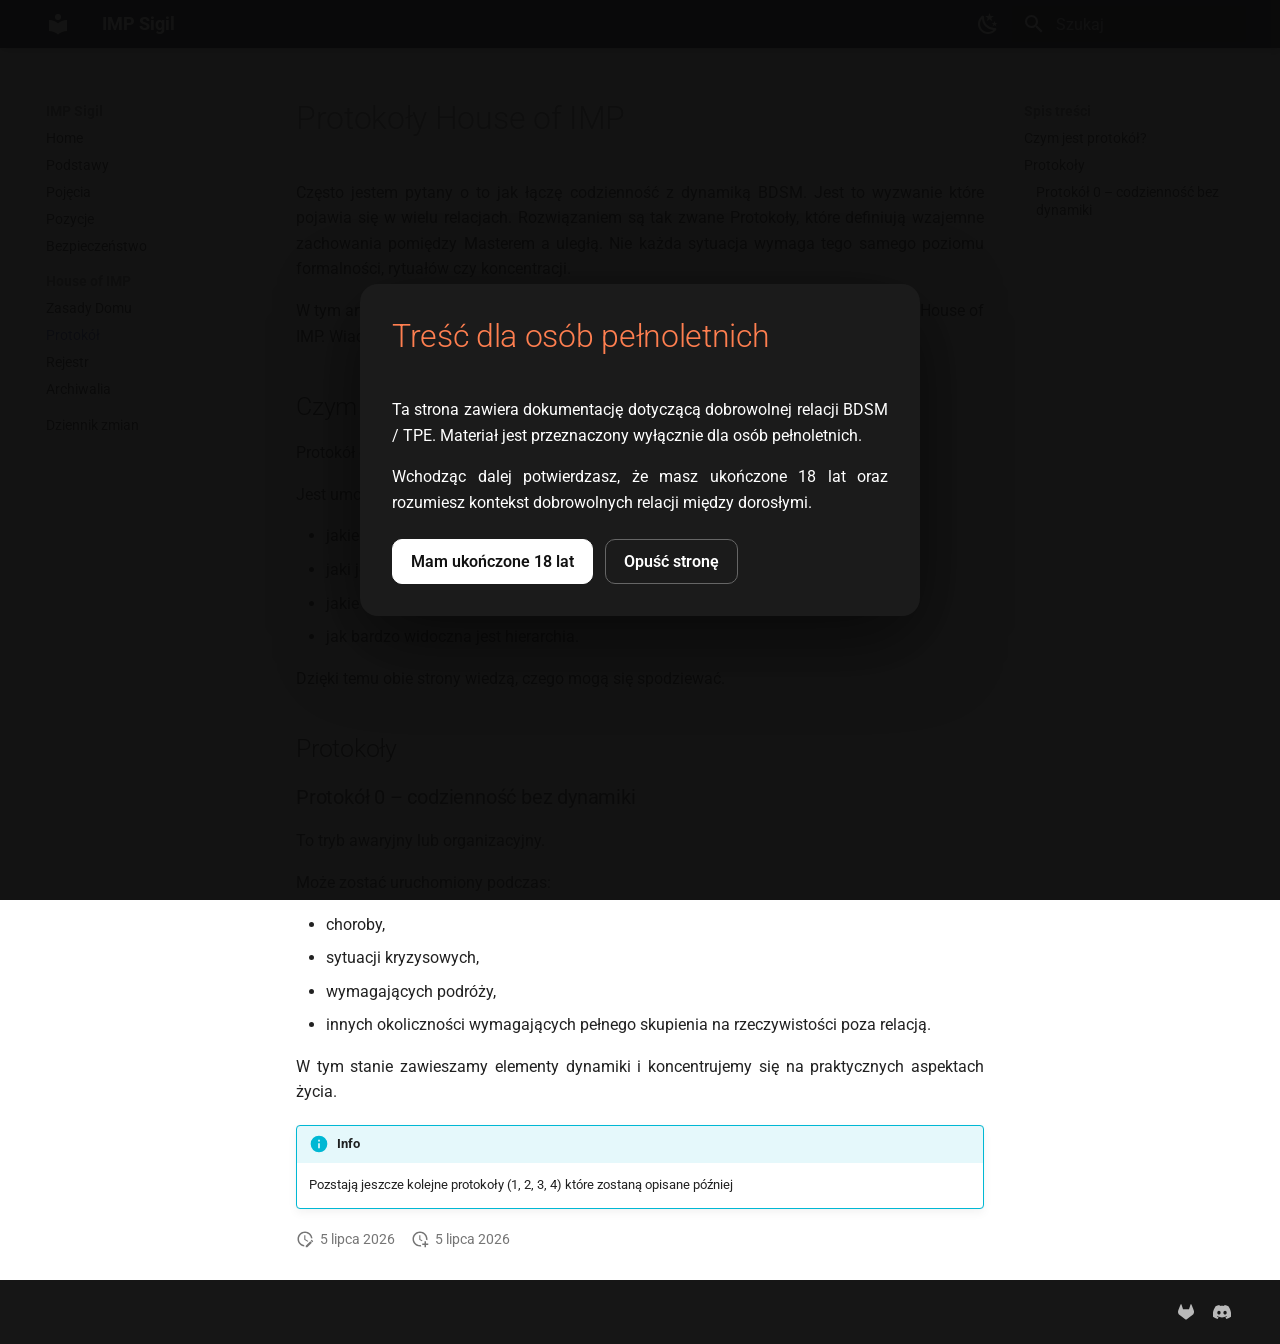
<file: protokol/index.html>
<!doctype html>
<html lang="pl" class="no-js">
  <head>
    
      <meta charset="utf-8">
      <meta name="viewport" content="width=device-width,initial-scale=1">
      
        <meta name="description" content="Book of IMP">
      
      
      
        <link rel="canonical" href="https://impsigil.github.io/protokol/">
      
      
        <link rel="prev" href="../manifest/">
      
      
        <link rel="next" href="../log/">
      
      
        
      
      
      <link rel="icon" href="../assets/images/favicon.png">
      <meta name="generator" content="mkdocs-1.6.1, mkdocs-material-9.7.6">
    
    
      
        <title>Protokół - IMP Sigil</title>
      
    
    
      <link rel="stylesheet" href="../assets/stylesheets/main.484c7ddc.min.css">
      
        
        <link rel="stylesheet" href="../assets/stylesheets/palette.ab4e12ef.min.css">
      
      


    
    
      
    
    
      
        
        
        <link rel="preconnect" href="https://fonts.gstatic.com" crossorigin>
        <link rel="stylesheet" href="https://fonts.googleapis.com/css?family=Roboto:300,300i,400,400i,700,700i%7CRoboto+Mono:400,400i,700,700i&display=fallback">
        <style>:root{--md-text-font:"Roboto";--md-code-font:"Roboto Mono"}</style>
      
    
    
      <link rel="stylesheet" href="../assets/age-gate.css">
    
      <link rel="stylesheet" href="../assets/style.css">
    
    <script>__md_scope=new URL("..",location),__md_hash=e=>[...e].reduce(((e,_)=>(e<<5)-e+_.charCodeAt(0)),0),__md_get=(e,_=localStorage,t=__md_scope)=>JSON.parse(_.getItem(t.pathname+"."+e)),__md_set=(e,_,t=localStorage,a=__md_scope)=>{try{t.setItem(a.pathname+"."+e,JSON.stringify(_))}catch(e){}}</script>
    
      

    
    
  </head>
  
  
    
    
      
    
    
    
    
    <body dir="ltr" data-md-color-scheme="default" data-md-color-primary="black" data-md-color-accent="black">
  
    
    <input class="md-toggle" data-md-toggle="drawer" type="checkbox" id="__drawer" autocomplete="off">
    <input class="md-toggle" data-md-toggle="search" type="checkbox" id="__search" autocomplete="off">
    <label class="md-overlay" for="__drawer"></label>
    <div data-md-component="skip">
      
        
        <a href="#protokoy_house_of_imp" class="md-skip">
          Przejdź do treści
        </a>
      
    </div>
    <div data-md-component="announce">
      
    </div>
    
    
      

  

<header class="md-header md-header--shadow" data-md-component="header">
  <nav class="md-header__inner md-grid" aria-label="Nagłówek">
    <a href=".." title="IMP Sigil" class="md-header__button md-logo" aria-label="IMP Sigil" data-md-component="logo">
      
  
  <svg xmlns="http://www.w3.org/2000/svg" viewBox="0 0 24 24"><path d="M12 8a3 3 0 0 0 3-3 3 3 0 0 0-3-3 3 3 0 0 0-3 3 3 3 0 0 0 3 3m0 3.54C9.64 9.35 6.5 8 3 8v11c3.5 0 6.64 1.35 9 3.54 2.36-2.19 5.5-3.54 9-3.54V8c-3.5 0-6.64 1.35-9 3.54"/></svg>

    </a>
    <label class="md-header__button md-icon" for="__drawer">
      
      <svg xmlns="http://www.w3.org/2000/svg" viewBox="0 0 24 24"><path d="M3 6h18v2H3zm0 5h18v2H3zm0 5h18v2H3z"/></svg>
    </label>
    <div class="md-header__title" data-md-component="header-title">
      <div class="md-header__ellipsis">
        <div class="md-header__topic">
          <span class="md-ellipsis">
            IMP Sigil
          </span>
        </div>
        <div class="md-header__topic" data-md-component="header-topic">
          <span class="md-ellipsis">
            
              Protokół
            
          </span>
        </div>
      </div>
    </div>
    
      
        <form class="md-header__option" data-md-component="palette">
  
    
    
    
    <input class="md-option" data-md-color-media="" data-md-color-scheme="default" data-md-color-primary="black" data-md-color-accent="black"  aria-label="Przełącz na tryb ciemny"  type="radio" name="__palette" id="__palette_0">
    
      <label class="md-header__button md-icon" title="Przełącz na tryb ciemny" for="__palette_1" hidden>
        <svg xmlns="http://www.w3.org/2000/svg" viewBox="0 0 24 24"><path d="m17.75 4.09-2.53 1.94.91 3.06-2.63-1.81-2.63 1.81.91-3.06-2.53-1.94L12.44 4l1.06-3 1.06 3zm3.5 6.91-1.64 1.25.59 1.98-1.7-1.17-1.7 1.17.59-1.98L15.75 11l2.06-.05L18.5 9l.69 1.95zm-2.28 4.95c.83-.08 1.72 1.1 1.19 1.85-.32.45-.66.87-1.08 1.27C15.17 23 8.84 23 4.94 19.07c-3.91-3.9-3.91-10.24 0-14.14.4-.4.82-.76 1.27-1.08.75-.53 1.93.36 1.85 1.19-.27 2.86.69 5.83 2.89 8.02a9.96 9.96 0 0 0 8.02 2.89m-1.64 2.02a12.08 12.08 0 0 1-7.8-3.47c-2.17-2.19-3.33-5-3.49-7.82-2.81 3.14-2.7 7.96.31 10.98 3.02 3.01 7.84 3.12 10.98.31"/></svg>
      </label>
    
  
    
    
    
    <input class="md-option" data-md-color-media="" data-md-color-scheme="slate" data-md-color-primary="black" data-md-color-accent="black"  aria-label="Przełącz na tryb jasny"  type="radio" name="__palette" id="__palette_1">
    
      <label class="md-header__button md-icon" title="Przełącz na tryb jasny" for="__palette_0" hidden>
        <svg xmlns="http://www.w3.org/2000/svg" viewBox="0 0 24 24"><path d="M12 7a5 5 0 0 1 5 5 5 5 0 0 1-5 5 5 5 0 0 1-5-5 5 5 0 0 1 5-5m0 2a3 3 0 0 0-3 3 3 3 0 0 0 3 3 3 3 0 0 0 3-3 3 3 0 0 0-3-3m0-7 2.39 3.42C13.65 5.15 12.84 5 12 5s-1.65.15-2.39.42zM3.34 7l4.16-.35A7.2 7.2 0 0 0 5.94 8.5c-.44.74-.69 1.5-.83 2.29zm.02 10 1.76-3.77a7.131 7.131 0 0 0 2.38 4.14zM20.65 7l-1.77 3.79a7.02 7.02 0 0 0-2.38-4.15zm-.01 10-4.14.36c.59-.51 1.12-1.14 1.54-1.86.42-.73.69-1.5.83-2.29zM12 22l-2.41-3.44c.74.27 1.55.44 2.41.44.82 0 1.63-.17 2.37-.44z"/></svg>
      </label>
    
  
</form>
      
    
    
      <script>var palette=__md_get("__palette");if(palette&&palette.color){if("(prefers-color-scheme)"===palette.color.media){var media=matchMedia("(prefers-color-scheme: light)"),input=document.querySelector(media.matches?"[data-md-color-media='(prefers-color-scheme: light)']":"[data-md-color-media='(prefers-color-scheme: dark)']");palette.color.media=input.getAttribute("data-md-color-media"),palette.color.scheme=input.getAttribute("data-md-color-scheme"),palette.color.primary=input.getAttribute("data-md-color-primary"),palette.color.accent=input.getAttribute("data-md-color-accent")}for(var[key,value]of Object.entries(palette.color))document.body.setAttribute("data-md-color-"+key,value)}</script>
    
    
    
      
      
        <label class="md-header__button md-icon" for="__search">
          
          <svg xmlns="http://www.w3.org/2000/svg" viewBox="0 0 24 24"><path d="M9.5 3A6.5 6.5 0 0 1 16 9.5c0 1.61-.59 3.09-1.56 4.23l.27.27h.79l5 5-1.5 1.5-5-5v-.79l-.27-.27A6.52 6.52 0 0 1 9.5 16 6.5 6.5 0 0 1 3 9.5 6.5 6.5 0 0 1 9.5 3m0 2C7 5 5 7 5 9.5S7 14 9.5 14 14 12 14 9.5 12 5 9.5 5"/></svg>
        </label>
        <div class="md-search" data-md-component="search" role="dialog">
  <label class="md-search__overlay" for="__search"></label>
  <div class="md-search__inner" role="search">
    <form class="md-search__form" name="search">
      <input type="text" class="md-search__input" name="query" aria-label="Szukaj" placeholder="Szukaj" autocapitalize="off" autocorrect="off" autocomplete="off" spellcheck="false" data-md-component="search-query" required>
      <label class="md-search__icon md-icon" for="__search">
        
        <svg xmlns="http://www.w3.org/2000/svg" viewBox="0 0 24 24"><path d="M9.5 3A6.5 6.5 0 0 1 16 9.5c0 1.61-.59 3.09-1.56 4.23l.27.27h.79l5 5-1.5 1.5-5-5v-.79l-.27-.27A6.52 6.52 0 0 1 9.5 16 6.5 6.5 0 0 1 3 9.5 6.5 6.5 0 0 1 9.5 3m0 2C7 5 5 7 5 9.5S7 14 9.5 14 14 12 14 9.5 12 5 9.5 5"/></svg>
        
        <svg xmlns="http://www.w3.org/2000/svg" viewBox="0 0 24 24"><path d="M20 11v2H8l5.5 5.5-1.42 1.42L4.16 12l7.92-7.92L13.5 5.5 8 11z"/></svg>
      </label>
      <nav class="md-search__options" aria-label="Szukaj">
        
        <button type="reset" class="md-search__icon md-icon" title="Wyczyść" aria-label="Wyczyść" tabindex="-1">
          
          <svg xmlns="http://www.w3.org/2000/svg" viewBox="0 0 24 24"><path d="M19 6.41 17.59 5 12 10.59 6.41 5 5 6.41 10.59 12 5 17.59 6.41 19 12 13.41 17.59 19 19 17.59 13.41 12z"/></svg>
        </button>
      </nav>
      
        <div class="md-search__suggest" data-md-component="search-suggest"></div>
      
    </form>
    <div class="md-search__output">
      <div class="md-search__scrollwrap" tabindex="0" data-md-scrollfix>
        <div class="md-search-result" data-md-component="search-result">
          <div class="md-search-result__meta">
            Inicjowanie wyszukiwania
          </div>
          <ol class="md-search-result__list" role="presentation"></ol>
        </div>
      </div>
    </div>
  </div>
</div>
      
    
    
  </nav>
  
</header>
    
    <div class="md-container" data-md-component="container">
      
      
        
          
        
      
      <main class="md-main" data-md-component="main">
        <div class="md-main__inner md-grid">
          
            
              
              <div class="md-sidebar md-sidebar--primary" data-md-component="sidebar" data-md-type="navigation" >
                <div class="md-sidebar__scrollwrap">
                  <div class="md-sidebar__inner">
                    



<nav class="md-nav md-nav--primary" aria-label="Nawigacja" data-md-level="0">
  <label class="md-nav__title" for="__drawer">
    <a href=".." title="IMP Sigil" class="md-nav__button md-logo" aria-label="IMP Sigil" data-md-component="logo">
      
  
  <svg xmlns="http://www.w3.org/2000/svg" viewBox="0 0 24 24"><path d="M12 8a3 3 0 0 0 3-3 3 3 0 0 0-3-3 3 3 0 0 0-3 3 3 3 0 0 0 3 3m0 3.54C9.64 9.35 6.5 8 3 8v11c3.5 0 6.64 1.35 9 3.54 2.36-2.19 5.5-3.54 9-3.54V8c-3.5 0-6.64 1.35-9 3.54"/></svg>

    </a>
    IMP Sigil
  </label>
  
  <ul class="md-nav__list" data-md-scrollfix>
    
      
      
  
  
  
  
    <li class="md-nav__item">
      <a href=".." class="md-nav__link">
        
  
  
  <span class="md-ellipsis">
    
  
    Home
  

    
  </span>
  
  

      </a>
    </li>
  

    
      
      
  
  
  
  
    <li class="md-nav__item">
      <a href="../podstawy/" class="md-nav__link">
        
  
  
  <span class="md-ellipsis">
    
  
    Podstawy
  

    
  </span>
  
  

      </a>
    </li>
  

    
      
      
  
  
  
  
    <li class="md-nav__item">
      <a href="../pojecia/" class="md-nav__link">
        
  
  
  <span class="md-ellipsis">
    
  
    Pojęcia
  

    
  </span>
  
  

      </a>
    </li>
  

    
      
      
  
  
  
  
    <li class="md-nav__item">
      <a href="../pozycje/" class="md-nav__link">
        
  
  
  <span class="md-ellipsis">
    
  
    Pozycje
  

    
  </span>
  
  

      </a>
    </li>
  

    
      
      
  
  
  
  
    <li class="md-nav__item">
      <a href="../bezpieczenstwo/" class="md-nav__link">
        
  
  
  <span class="md-ellipsis">
    
  
    Bezpieczeństwo
  

    
  </span>
  
  

      </a>
    </li>
  

    
      
      
  
  
    
  
  
  
    
    
    
    
      
        
        
      
    
    
    <li class="md-nav__item md-nav__item--active md-nav__item--section md-nav__item--nested">
      
        
        
        <input class="md-nav__toggle md-toggle " type="checkbox" id="__nav_6" checked>
        
          
          <label class="md-nav__link" for="__nav_6" id="__nav_6_label" tabindex="">
            
  
  
  <span class="md-ellipsis">
    
  
    House of IMP
  

    
  </span>
  
  

            <span class="md-nav__icon md-icon"></span>
          </label>
        
        <nav class="md-nav" data-md-level="1" aria-labelledby="__nav_6_label" aria-expanded="true">
          <label class="md-nav__title" for="__nav_6">
            <span class="md-nav__icon md-icon"></span>
            
  
    House of IMP
  

          </label>
          <ul class="md-nav__list" data-md-scrollfix>
            
              
                
  
  
  
  
    <li class="md-nav__item">
      <a href="../manifest/" class="md-nav__link">
        
  
  
  <span class="md-ellipsis">
    
  
    Zasady Domu
  

    
  </span>
  
  

      </a>
    </li>
  

              
            
              
                
  
  
    
  
  
  
    <li class="md-nav__item md-nav__item--active">
      
      <input class="md-nav__toggle md-toggle" type="checkbox" id="__toc">
      
      
        
      
      
        <label class="md-nav__link md-nav__link--active" for="__toc">
          
  
  
  <span class="md-ellipsis">
    
  
    Protokół
  

    
  </span>
  
  

          <span class="md-nav__icon md-icon"></span>
        </label>
      
      <a href="./" class="md-nav__link md-nav__link--active">
        
  
  
  <span class="md-ellipsis">
    
  
    Protokół
  

    
  </span>
  
  

      </a>
      
        

<nav class="md-nav md-nav--secondary" aria-label="Spis treści">
  
  
  
    
  
  
    <label class="md-nav__title" for="__toc">
      <span class="md-nav__icon md-icon"></span>
      Spis treści
    </label>
    <ul class="md-nav__list" data-md-component="toc" data-md-scrollfix>
      
        <li class="md-nav__item">
  <a href="#czym_jest_protoko" class="md-nav__link">
    <span class="md-ellipsis">
      
        Czym jest protokół?
      
    </span>
  </a>
  
</li>
      
        <li class="md-nav__item">
  <a href="#protokoy" class="md-nav__link">
    <span class="md-ellipsis">
      
        Protokoły
      
    </span>
  </a>
  
    <nav class="md-nav" aria-label="Protokoły">
      <ul class="md-nav__list">
        
          <li class="md-nav__item">
  <a href="#protoko_0_codziennosc_bez_dynamiki" class="md-nav__link">
    <span class="md-ellipsis">
      
        Protokół 0 – codzienność bez dynamiki
      
    </span>
  </a>
  
</li>
        
      </ul>
    </nav>
  
</li>
      
    </ul>
  
</nav>
      
    </li>
  

              
            
              
                
  
  
  
  
    <li class="md-nav__item">
      <a href="../log/" class="md-nav__link">
        
  
  
  <span class="md-ellipsis">
    
  
    Rejestr
  

    
  </span>
  
  

      </a>
    </li>
  

              
            
              
                
  
  
  
  
    <li class="md-nav__item">
      <a href="../archiwum/" class="md-nav__link">
        
  
  
  <span class="md-ellipsis">
    
  
    Archiwalia
  

    
  </span>
  
  

      </a>
    </li>
  

              
            
          </ul>
        </nav>
      
    </li>
  

    
      
      
  
  
  
  
    <li class="md-nav__item">
      <a href="../changelog/" class="md-nav__link">
        
  
  
  <span class="md-ellipsis">
    
  
    Dziennik zmian
  

    
  </span>
  
  

      </a>
    </li>
  

    
  </ul>
</nav>
                  </div>
                </div>
              </div>
            
            
              
              <div class="md-sidebar md-sidebar--secondary" data-md-component="sidebar" data-md-type="toc" >
                <div class="md-sidebar__scrollwrap">
                  <div class="md-sidebar__inner">
                    

<nav class="md-nav md-nav--secondary" aria-label="Spis treści">
  
  
  
    
  
  
    <label class="md-nav__title" for="__toc">
      <span class="md-nav__icon md-icon"></span>
      Spis treści
    </label>
    <ul class="md-nav__list" data-md-component="toc" data-md-scrollfix>
      
        <li class="md-nav__item">
  <a href="#czym_jest_protoko" class="md-nav__link">
    <span class="md-ellipsis">
      
        Czym jest protokół?
      
    </span>
  </a>
  
</li>
      
        <li class="md-nav__item">
  <a href="#protokoy" class="md-nav__link">
    <span class="md-ellipsis">
      
        Protokoły
      
    </span>
  </a>
  
    <nav class="md-nav" aria-label="Protokoły">
      <ul class="md-nav__list">
        
          <li class="md-nav__item">
  <a href="#protoko_0_codziennosc_bez_dynamiki" class="md-nav__link">
    <span class="md-ellipsis">
      
        Protokół 0 – codzienność bez dynamiki
      
    </span>
  </a>
  
</li>
        
      </ul>
    </nav>
  
</li>
      
    </ul>
  
</nav>
                  </div>
                </div>
              </div>
            
          
          
            <div class="md-content" data-md-component="content">
              
              <article class="md-content__inner md-typeset">
                
  <div id="age-gate" class="age-gate" aria-hidden="false">
    <div class="age-gate__box" role="dialog" aria-modal="true" aria-labelledby="age-gate-title">
      <h1 id="age-gate-title">Treść dla osób pełnoletnich</h1>

      <p>
        Ta strona zawiera dokumentację dotyczącą dobrowolnej relacji BDSM / TPE.
        Materiał jest przeznaczony wyłącznie dla osób pełnoletnich.
      </p>

      <p>
        Wchodząc dalej potwierdzasz, że masz ukończone 18 lat oraz rozumiesz
        kontekst dobrowolnych relacji między dorosłymi.
      </p>

      <div class="age-gate__actions">
        <button id="age-gate-accept" class="age-gate__button age-gate__button--primary">
          Mam ukończone 18 lat
        </button>

        <button id="age-gate-reject" class="age-gate__button">
          Opuść stronę
        </button>
      </div>
    </div>
  </div>

  
                  



<h1 id="protokoy_house_of_imp">Protokoły House of IMP<a class="headerlink" href="#protokoy_house_of_imp" title="Permanent link">#</a></h1>
<p>Często jestem pytany o to jak łączę codzienność z dynamiką BDSM. Jest to wyzwanie które pojawia się w wielu relacjach. Rozwiązaniem są tak zwane Protokoły, które definiują wzajemne zachowania pomiędzy Masterem a uległą. Nie każda sytuacja wymaga tego samego poziomu formalności, rytuałów czy koncentracji. </p>
<p>W tym artykule przedstawię ogólną koncepcję oraz ogólne protokoły jakie obowiązują w House of IMP. Wiadomo że w przypadku każdej relacji będą zachodzić pewne różnice</p>
<h2 id="czym_jest_protoko">Czym jest protokół?<a class="headerlink" href="#czym_jest_protoko" title="Permanent link">#</a></h2>
<p>Protokół określa aktualny poziom formalizacji relacji. Nie jest karą, nagrodą ani testem. </p>
<p>Jest umownym poziomem opisującym:</p>
<ul>
<li>jakie zasady obowiązują,</li>
<li>jaki jest oczekiwany poziom dyscypliny,</li>
<li>jakie symbole relacyjne są używane,</li>
<li>jak bardzo widoczna jest hierarchia.</li>
</ul>
<p>Dzięki temu obie strony wiedzą, czego mogą się spodziewać.</p>
<h2 id="protokoy">Protokoły<a class="headerlink" href="#protokoy" title="Permanent link">#</a></h2>
<h3 id="protoko_0_codziennosc_bez_dynamiki">Protokół 0 – codzienność bez dynamiki<a class="headerlink" href="#protoko_0_codziennosc_bez_dynamiki" title="Permanent link">#</a></h3>
<p>To tryb awaryjny lub organizacyjny.</p>
<p>Może zostać uruchomiony podczas:</p>
<ul>
<li>choroby,</li>
<li>sytuacji kryzysowych,</li>
<li>wymagających podróży,</li>
<li>innych okoliczności wymagających pełnego skupienia na rzeczywistości poza relacją.</li>
</ul>
<p>W tym stanie zawieszamy elementy dynamiki i koncentrujemy się na praktycznych aspektach życia.</p>
<div class="admonition info">
<p class="admonition-title">Info</p>
<p>Pozstają jeszcze kolejne protokoły (1, 2, 3, 4) które zostaną opisane później</p>
</div>







  
    
  
  
    
  


  <aside class="md-source-file">
    
      
  <span class="md-source-file__fact">
    <span class="md-icon" title="Ostatnia aktualizacja">
      <svg xmlns="http://www.w3.org/2000/svg" viewBox="0 0 24 24"><path d="M21 13.1c-.1 0-.3.1-.4.2l-1 1 2.1 2.1 1-1c.2-.2.2-.6 0-.8l-1.3-1.3c-.1-.1-.2-.2-.4-.2m-1.9 1.8-6.1 6V23h2.1l6.1-6.1zM12.5 7v5.2l4 2.4-1 1L11 13V7zM11 21.9c-5.1-.5-9-4.8-9-9.9C2 6.5 6.5 2 12 2c5.3 0 9.6 4.1 10 9.3-.3-.1-.6-.2-1-.2s-.7.1-1 .2C19.6 7.2 16.2 4 12 4c-4.4 0-8 3.6-8 8 0 4.1 3.1 7.5 7.1 7.9l-.1.2z"/></svg>
    </span>
    <span class="git-revision-date-localized-plugin git-revision-date-localized-plugin-date" title="5 lipca 2026 16:56:49 UTC">5 lipca 2026</span>
  </span>

    
    
      
  <span class="md-source-file__fact">
    <span class="md-icon" title="Utworzony">
      <svg xmlns="http://www.w3.org/2000/svg" viewBox="0 0 24 24"><path d="M14.47 15.08 11 13V7h1.5v5.25l3.08 1.83c-.41.28-.79.62-1.11 1m-1.39 4.84c-.36.05-.71.08-1.08.08-4.42 0-8-3.58-8-8s3.58-8 8-8 8 3.58 8 8c0 .37-.03.72-.08 1.08.69.1 1.33.32 1.92.64.1-.56.16-1.13.16-1.72 0-5.5-4.5-10-10-10S2 6.5 2 12s4.47 10 10 10c.59 0 1.16-.06 1.72-.16-.32-.59-.54-1.23-.64-1.92M18 15v3h-3v2h3v3h2v-3h3v-2h-3v-3z"/></svg>
    </span>
    <span class="git-revision-date-localized-plugin git-revision-date-localized-plugin-date" title="5 lipca 2026 16:56:49 UTC">5 lipca 2026</span>
  </span>

    
    
    
  </aside>





                

              </article>
            </div>
          
          
<script>var target=document.getElementById(location.hash.slice(1));target&&target.name&&(target.checked=target.name.startsWith("__tabbed_"))</script>
        </div>
        
          <button type="button" class="md-top md-icon" data-md-component="top" hidden>
  
  <svg xmlns="http://www.w3.org/2000/svg" viewBox="0 0 24 24"><path d="M13 20h-2V8l-5.5 5.5-1.42-1.42L12 4.16l7.92 7.92-1.42 1.42L13 8z"/></svg>
  Powrót do góry
</button>
        
      </main>
      
        <footer class="md-footer">
  
  <div class="md-footer-meta md-typeset">
    <div class="md-footer-meta__inner md-grid">
      <div class="md-copyright">
  
  
</div>
      
        
<div class="md-social">
  
    
    
    
    
      
      
    
    <a href="https://fetlife.com/I-M-P" target="_blank" rel="noopener" title="fetlife.com" class="md-social__link">
      <svg xmlns="http://www.w3.org/2000/svg" viewBox="0 0 512 512"><!--! Font Awesome Free 7.1.0 by @fontawesome - https://fontawesome.com License - https://fontawesome.com/license/free (Icons: CC BY 4.0, Fonts: SIL OFL 1.1, Code: MIT License) Copyright 2025 Fonticons, Inc.--><path d="m504 204.6-.7-1.8L433.6 21c-1.4-3.6-3.9-6.6-7.2-8.6-2.4-1.6-5.1-2.5-8-2.8s-5.7.1-8.4 1.1-5.1 2.7-7.1 4.8c-1.9 2.1-3.3 4.7-4.1 7.4l-47 144H161.3l-47.1-144c-.8-2.8-2.2-5.3-4.1-7.4-2-2.1-4.4-3.7-7.1-4.8-2.6-1-5.5-1.4-8.4-1.1s-5.6 1.2-8 2.8c-3.2 2-5.8 5.1-7.2 8.6L9.8 202.8l-.8 1.8c-10 26.2-11.3 55-3.5 82 7.7 26.9 24 50.7 46.4 67.6l.3.2.6.4 106 79.5c38.5 29.1 66.7 50.3 84.6 63.9 3.7 1.9 8.3 4.3 13 4.3s9.3-2.4 13-4.3c17.9-13.5 46.1-34.9 84.6-63.9l106.7-79.9.3-.3c22.4-16.9 38.7-40.6 45.6-67.5 8.6-27 7.4-55.8-2.6-82"/></svg>
    </a>
  
    
    
    
    
      
      
    
    <a href="https://discord.com/users/694867336179613756" target="_blank" rel="noopener" title="discord.com" class="md-social__link">
      <svg xmlns="http://www.w3.org/2000/svg" viewBox="0 0 576 512"><!--! Font Awesome Free 7.1.0 by @fontawesome - https://fontawesome.com License - https://fontawesome.com/license/free (Icons: CC BY 4.0, Fonts: SIL OFL 1.1, Code: MIT License) Copyright 2025 Fonticons, Inc.--><path d="M492.5 69.8c-.2-.3-.4-.6-.8-.7-38.1-17.5-78.4-30-119.7-37.1-.4-.1-.8 0-1.1.1s-.6.4-.8.8c-5.5 9.9-10.5 20.2-14.9 30.6-44.6-6.8-89.9-6.8-134.4 0-4.5-10.5-9.5-20.7-15.1-30.6-.2-.3-.5-.6-.8-.8s-.7-.2-1.1-.2C162.5 39 122.2 51.5 84.1 69c-.3.1-.6.4-.8.7C7.1 183.5-13.8 294.6-3.6 404.2c0 .3.1.5.2.8s.3.4.5.6c44.4 32.9 94 58 146.8 74.2.4.1.8.1 1.1 0s.7-.4.9-.7c11.3-15.4 21.4-31.8 30-48.8.1-.2.2-.5.2-.8s0-.5-.1-.8-.2-.5-.4-.6-.4-.3-.7-.4c-15.8-6.1-31.2-13.4-45.9-21.9-.3-.2-.5-.4-.7-.6s-.3-.6-.3-.9 0-.6.2-.9.3-.5.6-.7c3.1-2.3 6.2-4.7 9.1-7.1.3-.2.6-.4.9-.4s.7 0 1 .1c96.2 43.9 200.4 43.9 295.5 0 .3-.1.7-.2 1-.2s.7.2.9.4c2.9 2.4 6 4.9 9.1 7.2.2.2.4.4.6.7s.2.6.2.9-.1.6-.3.9-.4.5-.6.6c-14.7 8.6-30 15.9-45.9 21.8-.2.1-.5.2-.7.4s-.3.4-.4.7-.1.5-.1.8.1.5.2.8c8.8 17 18.8 33.3 30 48.8.2.3.6.6.9.7s.8.1 1.1 0c52.9-16.2 102.6-41.3 147.1-74.2.2-.2.4-.4.5-.6s.2-.5.2-.8c12.3-126.8-20.5-236.9-86.9-334.5zm-302 267.7c-29 0-52.8-26.6-52.8-59.2s23.4-59.2 52.8-59.2c29.7 0 53.3 26.8 52.8 59.2 0 32.7-23.4 59.2-52.8 59.2m195.4 0c-29 0-52.8-26.6-52.8-59.2s23.4-59.2 52.8-59.2c29.7 0 53.3 26.8 52.8 59.2 0 32.7-23.2 59.2-52.8 59.2"/></svg>
    </a>
  
</div>
      
    </div>
  </div>
</footer>
      
    </div>
    <div class="md-dialog" data-md-component="dialog">
      <div class="md-dialog__inner md-typeset"></div>
    </div>
    
    
    
      
      
      <script id="__config" type="application/json">{"annotate": null, "base": "..", "features": ["navigation.sections", "navigation.top", "search.suggest", "search.highlight", "search.suggest", "content.code.copy"], "search": "../assets/javascripts/workers/search.2c215733.min.js", "tags": null, "translations": {"clipboard.copied": "Skopiowano do schowka", "clipboard.copy": "Kopiuj do schowka", "search.result.more.one": "1 wi\u0119cej na tej stronie", "search.result.more.other": "# wi\u0119cej na tej stronie", "search.result.none": "Brak wynik\u00f3w wyszukiwania", "search.result.one": "Wyniki wyszukiwania: 1", "search.result.other": "Wyniki wyszukiwania: #", "search.result.placeholder": "Zacznij pisa\u0107, aby szuka\u0107", "search.result.term.missing": "Brak", "select.version": "Wybierz wersj\u0119"}, "version": null}</script>
    
    
      <script src="../assets/javascripts/bundle.79ae519e.min.js"></script>
      
        <script src="../assets/age-gate.js"></script>
      
    
  </body>
</html>
</file>
<file: assets/age-gate.css>
.age-gate {
  position: fixed;
  inset: 0;
  z-index: 999999;
  display: flex;
  align-items: center;
  justify-content: center;
  padding: 24px;
  background: rgba(10, 10, 10, 0.96);
  color: #ffffff;
}

.age-gate.is-hidden {
  display: none;
}

.age-gate__box {
  max-width: 560px;
  padding: 32px;
  border-radius: 18px;
  background: #1b1b1b;
  box-shadow: 0 24px 80px rgba(0, 0, 0, 0.55);
}

.age-gate__box h1 {
  margin-top: 0;
  font-size: 1.6rem;
  color:coral; 
}

.age-gate__box p {
  line-height: 1.6;
}

.age-gate__actions {
  display: flex;
  gap: 12px;
  flex-wrap: wrap;
  margin-top: 24px;
}

.age-gate__button {
  cursor: pointer;
  border: 1px solid #666;
  border-radius: 10px;
  padding: 12px 18px;
  background: transparent;
  color: #fff;
  font-weight: 600;
}

.age-gate__button--primary {
  border-color: #ffffff;
  background: #ffffff;
  color: #111111;
}
</file>
<file: assets/style.css>
p {
    text-align: justify;
}
</file>
<file: assets/stylesheets/main.484c7ddc.min.css>
@charset "UTF-8";html{-webkit-text-size-adjust:none;-moz-text-size-adjust:none;text-size-adjust:none;box-sizing:border-box}*,:after,:before{box-sizing:inherit}@media (prefers-reduced-motion){*,:after,:before{transition:none!important}}body{margin:0}a,button,input,label{-webkit-tap-highlight-color:transparent}a{color:inherit;text-decoration:none}hr{border:0;box-sizing:initial;display:block;height:.05rem;overflow:visible;padding:0}small{font-size:80%}sub,sup{line-height:1em}img{border-style:none}table{border-collapse:initial;border-spacing:0}td,th{font-weight:400;vertical-align:top}button{background:#0000;border:0;font-family:inherit;font-size:inherit;margin:0;padding:0}input{border:0;outline:none}:root{--md-primary-fg-color:#4051b5;--md-primary-fg-color--light:#5d6cc0;--md-primary-fg-color--dark:#303fa1;--md-primary-bg-color:#fff;--md-primary-bg-color--light:#ffffffb3;--md-accent-fg-color:#526cfe;--md-accent-fg-color--transparent:#526cfe1a;--md-accent-bg-color:#fff;--md-accent-bg-color--light:#ffffffb3}[data-md-color-scheme=default]{color-scheme:light}[data-md-color-scheme=default] img[src$="#gh-dark-mode-only"],[data-md-color-scheme=default] img[src$="#only-dark"]{display:none}:root,[data-md-color-scheme=default]{--md-hue:225deg;--md-default-fg-color:#000000de;--md-default-fg-color--light:#0000008a;--md-default-fg-color--lighter:#00000052;--md-default-fg-color--lightest:#00000012;--md-default-bg-color:#fff;--md-default-bg-color--light:#ffffffb3;--md-default-bg-color--lighter:#ffffff4d;--md-default-bg-color--lightest:#ffffff1f;--md-code-fg-color:#36464e;--md-code-bg-color:#f5f5f5;--md-code-bg-color--light:#f5f5f5b3;--md-code-bg-color--lighter:#f5f5f54d;--md-code-hl-color:#4287ff;--md-code-hl-color--light:#4287ff1a;--md-code-hl-number-color:#d52a2a;--md-code-hl-special-color:#db1457;--md-code-hl-function-color:#a846b9;--md-code-hl-constant-color:#6e59d9;--md-code-hl-keyword-color:#3f6ec6;--md-code-hl-string-color:#1c7d4d;--md-code-hl-name-color:var(--md-code-fg-color);--md-code-hl-operator-color:var(--md-default-fg-color--light);--md-code-hl-punctuation-color:var(--md-default-fg-color--light);--md-code-hl-comment-color:var(--md-default-fg-color--light);--md-code-hl-generic-color:var(--md-default-fg-color--light);--md-code-hl-variable-color:var(--md-default-fg-color--light);--md-typeset-color:var(--md-default-fg-color);--md-typeset-a-color:var(--md-primary-fg-color);--md-typeset-del-color:#f5503d26;--md-typeset-ins-color:#0bd57026;--md-typeset-kbd-color:#fafafa;--md-typeset-kbd-accent-color:#fff;--md-typeset-kbd-border-color:#b8b8b8;--md-typeset-mark-color:#ffff0080;--md-typeset-table-color:#0000001f;--md-typeset-table-color--light:rgba(0,0,0,.035);--md-admonition-fg-color:var(--md-default-fg-color);--md-admonition-bg-color:var(--md-default-bg-color);--md-warning-fg-color:#000000de;--md-warning-bg-color:#ff9;--md-footer-fg-color:#fff;--md-footer-fg-color--light:#ffffffb3;--md-footer-fg-color--lighter:#ffffff73;--md-footer-bg-color:#000000de;--md-footer-bg-color--dark:#00000052;--md-shadow-z1:0 0.2rem 0.5rem #0000000d,0 0 0.05rem #0000001a;--md-shadow-z2:0 0.2rem 0.5rem #0000001a,0 0 0.05rem #00000040;--md-shadow-z3:0 0.2rem 0.5rem #0003,0 0 0.05rem #00000059}.md-icon svg{fill:currentcolor;display:block;height:1.2rem;width:1.2rem}body{-webkit-font-smoothing:antialiased;-moz-osx-font-smoothing:grayscale;--md-text-font-family:var(--md-text-font,_),-apple-system,BlinkMacSystemFont,Helvetica,Arial,sans-serif;--md-code-font-family:var(--md-code-font,_),SFMono-Regular,Consolas,Menlo,monospace}aside,body,input{font-feature-settings:"kern","liga";color:var(--md-typeset-color);font-family:var(--md-text-font-family)}code,kbd,pre{font-feature-settings:"kern";font-family:var(--md-code-font-family)}:root{--md-typeset-table-sort-icon:url('data:image/svg+xml;charset=utf-8,<svg xmlns="http://www.w3.org/2000/svg" viewBox="0 0 24 24"><path d="m18 21-4-4h3V7h-3l4-4 4 4h-3v10h3M2 19v-2h10v2M2 13v-2h7v2M2 7V5h4v2z"/></svg>');--md-typeset-table-sort-icon--asc:url('data:image/svg+xml;charset=utf-8,<svg xmlns="http://www.w3.org/2000/svg" viewBox="0 0 24 24"><path d="M19 17h3l-4 4-4-4h3V3h2M2 17h10v2H2M6 5v2H2V5m0 6h7v2H2z"/></svg>');--md-typeset-table-sort-icon--desc:url('data:image/svg+xml;charset=utf-8,<svg xmlns="http://www.w3.org/2000/svg" viewBox="0 0 24 24"><path d="M19 7h3l-4-4-4 4h3v14h2M2 17h10v2H2M6 5v2H2V5m0 6h7v2H2z"/></svg>')}.md-typeset{-webkit-print-color-adjust:exact;color-adjust:exact;font-size:.8rem;line-height:1.6;overflow-wrap:break-word}@media print{.md-typeset{font-size:.68rem}}.md-typeset blockquote,.md-typeset dl,.md-typeset figure,.md-typeset ol,.md-typeset pre,.md-typeset ul{margin-bottom:1em;margin-top:1em}.md-typeset h1{color:var(--md-default-fg-color--light);font-size:2em;line-height:1.3;margin:0 0 1.25em}.md-typeset h1,.md-typeset h2{font-weight:300;letter-spacing:-.01em}.md-typeset h2{font-size:1.5625em;line-height:1.4;margin:1.6em 0 .64em}.md-typeset h3{font-size:1.25em;font-weight:400;letter-spacing:-.01em;line-height:1.5;margin:1.6em 0 .8em}.md-typeset h2+h3{margin-top:.8em}.md-typeset h4{font-weight:700;letter-spacing:-.01em;margin:1em 0}.md-typeset h5,.md-typeset h6{color:var(--md-default-fg-color--light);font-size:.8em;font-weight:700;letter-spacing:-.01em;margin:1.25em 0}.md-typeset h5{text-transform:uppercase}.md-typeset h5 code{text-transform:none}.md-typeset hr{border-bottom:.05rem solid var(--md-default-fg-color--lightest);display:flow-root;margin:1.5em 0}.md-typeset a{color:var(--md-typeset-a-color);word-break:break-word}.md-typeset a,.md-typeset a:before{transition:color 125ms}.md-typeset a:focus,.md-typeset a:hover{color:var(--md-accent-fg-color)}.md-typeset a:focus code,.md-typeset a:hover code{background-color:var(--md-accent-fg-color--transparent);color:var(--md-accent-fg-color)}.md-typeset a code{color:var(--md-typeset-a-color)}.md-typeset a.focus-visible{outline-color:var(--md-accent-fg-color);outline-offset:.2rem}.md-typeset code,.md-typeset kbd,.md-typeset pre{color:var(--md-code-fg-color);direction:ltr;font-variant-ligatures:none;transition:background-color 125ms}@media print{.md-typeset code,.md-typeset kbd,.md-typeset pre{white-space:pre-wrap}}.md-typeset code{background-color:var(--md-code-bg-color);border-radius:.1rem;-webkit-box-decoration-break:clone;box-decoration-break:clone;font-size:.85em;padding:0 .2941176471em;transition:color 125ms,background-color 125ms;word-break:break-word}.md-typeset code:not(.focus-visible){-webkit-tap-highlight-color:transparent;outline:none}.md-typeset pre{display:flow-root;line-height:1.4;position:relative}.md-typeset pre>code{-webkit-box-decoration-break:slice;box-decoration-break:slice;box-shadow:none;display:block;margin:0;outline-color:var(--md-accent-fg-color);overflow:auto;padding:.7720588235em 1.1764705882em;scrollbar-color:var(--md-default-fg-color--lighter) #0000;scrollbar-width:thin;touch-action:auto;word-break:normal}.md-typeset pre>code:hover{scrollbar-color:var(--md-accent-fg-color) #0000}.md-typeset pre>code::-webkit-scrollbar{height:.2rem;width:.2rem}.md-typeset pre>code::-webkit-scrollbar-thumb{background-color:var(--md-default-fg-color--lighter)}.md-typeset pre>code::-webkit-scrollbar-thumb:hover{background-color:var(--md-accent-fg-color)}.md-typeset kbd{background-color:var(--md-typeset-kbd-color);border-radius:.1rem;box-shadow:0 .1rem 0 .05rem var(--md-typeset-kbd-border-color),0 .1rem 0 var(--md-typeset-kbd-border-color),0 -.1rem .2rem var(--md-typeset-kbd-accent-color) inset;color:var(--md-default-fg-color);display:inline-block;font-size:.75em;padding:0 .6666666667em;vertical-align:text-top;word-break:break-word}.md-typeset mark{background-color:var(--md-typeset-mark-color);-webkit-box-decoration-break:clone;box-decoration-break:clone;color:inherit;word-break:break-word}.md-typeset abbr{cursor:help;text-decoration:none}.md-typeset [data-preview],.md-typeset abbr{border-bottom:.05rem dotted var(--md-default-fg-color--light)}.md-typeset small{opacity:.75}[dir=ltr] .md-typeset sub,[dir=ltr] .md-typeset sup{margin-left:.078125em}[dir=rtl] .md-typeset sub,[dir=rtl] .md-typeset sup{margin-right:.078125em}[dir=ltr] .md-typeset blockquote{padding-left:.6rem}[dir=rtl] .md-typeset blockquote{padding-right:.6rem}[dir=ltr] .md-typeset blockquote{border-left:.2rem solid var(--md-default-fg-color--lighter)}[dir=rtl] .md-typeset blockquote{border-right:.2rem solid var(--md-default-fg-color--lighter)}.md-typeset blockquote{color:var(--md-default-fg-color--light);margin-left:0;margin-right:0}.md-typeset ul{list-style-type:disc}.md-typeset ul[type]{list-style-type:revert-layer}[dir=ltr] .md-typeset ol,[dir=ltr] .md-typeset ul{margin-left:.625em}[dir=rtl] .md-typeset ol,[dir=rtl] .md-typeset ul{margin-right:.625em}.md-typeset ol,.md-typeset ul{padding:0}.md-typeset ol:not([hidden]),.md-typeset ul:not([hidden]){display:flow-root}.md-typeset ol ol,.md-typeset ul ol{list-style-type:lower-alpha}.md-typeset ol ol ol,.md-typeset ul ol ol{list-style-type:lower-roman}.md-typeset ol ol ol ol,.md-typeset ul ol ol ol{list-style-type:upper-alpha}.md-typeset ol ol ol ol ol,.md-typeset ul ol ol ol ol{list-style-type:upper-roman}.md-typeset ol[type],.md-typeset ul[type]{list-style-type:revert-layer}[dir=ltr] .md-typeset ol li,[dir=ltr] .md-typeset ul li{margin-left:1.25em}[dir=rtl] .md-typeset ol li,[dir=rtl] .md-typeset ul li{margin-right:1.25em}.md-typeset ol li,.md-typeset ul li{margin-bottom:.5em}.md-typeset ol li blockquote,.md-typeset ol li p,.md-typeset ul li blockquote,.md-typeset ul li p{margin:.5em 0}.md-typeset ol li:last-child,.md-typeset ul li:last-child{margin-bottom:0}[dir=ltr] .md-typeset ol li ol,[dir=ltr] .md-typeset ol li ul,[dir=ltr] .md-typeset ul li ol,[dir=ltr] .md-typeset ul li ul{margin-left:.625em}[dir=rtl] .md-typeset ol li ol,[dir=rtl] .md-typeset ol li ul,[dir=rtl] .md-typeset ul li ol,[dir=rtl] .md-typeset ul li ul{margin-right:.625em}.md-typeset ol li ol,.md-typeset ol li ul,.md-typeset ul li ol,.md-typeset ul li ul{margin-bottom:.5em;margin-top:.5em}[dir=ltr] .md-typeset dd{margin-left:1.875em}[dir=rtl] .md-typeset dd{margin-right:1.875em}.md-typeset dd{margin-bottom:1.5em;margin-top:1em}.md-typeset img,.md-typeset svg,.md-typeset video{height:auto;max-width:100%}.md-typeset img[align=left]{margin:1em 1em 1em 0}.md-typeset img[align=right]{margin:1em 0 1em 1em}.md-typeset img[align]:only-child{margin-top:0}.md-typeset figure{display:flow-root;margin:1em auto;max-width:100%;text-align:center;width:fit-content}.md-typeset figure img{display:block;margin:0 auto}.md-typeset figcaption{font-style:italic;margin:1em auto;max-width:24rem}.md-typeset iframe{max-width:100%}.md-typeset table:not([class]){background-color:var(--md-default-bg-color);border:.05rem solid var(--md-typeset-table-color);border-radius:.1rem;display:inline-block;font-size:.64rem;max-width:100%;overflow:auto;touch-action:auto}@media print{.md-typeset table:not([class]){display:table}}.md-typeset table:not([class])+*{margin-top:1.5em}.md-typeset table:not([class]) td>:first-child,.md-typeset table:not([class]) th>:first-child{margin-top:0}.md-typeset table:not([class]) td>:last-child,.md-typeset table:not([class]) th>:last-child{margin-bottom:0}.md-typeset table:not([class]) td:not([align]),.md-typeset table:not([class]) th:not([align]){text-align:left}[dir=rtl] .md-typeset table:not([class]) td:not([align]),[dir=rtl] .md-typeset table:not([class]) th:not([align]){text-align:right}.md-typeset table:not([class]) th{font-weight:700;min-width:5rem;padding:.9375em 1.25em;vertical-align:top}.md-typeset table:not([class]) td{border-top:.05rem solid var(--md-typeset-table-color);padding:.9375em 1.25em;vertical-align:top}.md-typeset table:not([class]) tbody tr{transition:background-color 125ms}.md-typeset table:not([class]) tbody tr:hover{background-color:var(--md-typeset-table-color--light);box-shadow:0 .05rem 0 var(--md-default-bg-color) inset}.md-typeset table:not([class]) a{word-break:normal}.md-typeset table th[role=columnheader]{cursor:pointer}[dir=ltr] .md-typeset table th[role=columnheader]:after{margin-left:.5em}[dir=rtl] .md-typeset table th[role=columnheader]:after{margin-right:.5em}.md-typeset table th[role=columnheader]:after{content:"";display:inline-block;height:1.2em;-webkit-mask-image:var(--md-typeset-table-sort-icon);mask-image:var(--md-typeset-table-sort-icon);-webkit-mask-repeat:no-repeat;mask-repeat:no-repeat;-webkit-mask-size:contain;mask-size:contain;transition:background-color 125ms;vertical-align:text-bottom;width:1.2em}.md-typeset table th[role=columnheader]:hover:after{background-color:var(--md-default-fg-color--lighter)}.md-typeset table th[role=columnheader][aria-sort=ascending]:after{background-color:var(--md-default-fg-color--light);-webkit-mask-image:var(--md-typeset-table-sort-icon--asc);mask-image:var(--md-typeset-table-sort-icon--asc)}.md-typeset table th[role=columnheader][aria-sort=descending]:after{background-color:var(--md-default-fg-color--light);-webkit-mask-image:var(--md-typeset-table-sort-icon--desc);mask-image:var(--md-typeset-table-sort-icon--desc)}.md-typeset__scrollwrap{margin:1em -.8rem;overflow-x:auto;touch-action:auto}.md-typeset__table{display:inline-block;margin-bottom:.5em;padding:0 .8rem}@media print{.md-typeset__table{display:block}}html .md-typeset__table table{display:table;margin:0;overflow:hidden;width:100%}@media screen and (max-width:44.984375em){.md-content__inner>pre{margin:1em -.8rem}.md-content__inner>pre code{border-radius:0}}.md-typeset .md-author{border-radius:100%;display:block;flex-shrink:0;height:1.6rem;overflow:hidden;position:relative;transition:color 125ms,transform 125ms;width:1.6rem}.md-typeset .md-author img{display:block}.md-typeset .md-author--more{background:var(--md-default-fg-color--lightest);color:var(--md-default-fg-color--lighter);font-size:.6rem;font-weight:700;line-height:1.6rem;text-align:center}.md-typeset .md-author--long{height:2.4rem;width:2.4rem}.md-typeset a.md-author{transform:scale(1)}.md-typeset a.md-author img{border-radius:100%;filter:grayscale(100%) opacity(75%);transition:filter 125ms}.md-typeset a.md-author:focus,.md-typeset a.md-author:hover{transform:scale(1.1);z-index:1}.md-typeset a.md-author:focus img,.md-typeset a.md-author:hover img{filter:grayscale(0)}.md-banner{background-color:var(--md-footer-bg-color);color:var(--md-footer-fg-color);overflow:auto}@media print{.md-banner{display:none}}.md-banner--warning{background-color:var(--md-warning-bg-color);color:var(--md-warning-fg-color)}.md-banner__inner{font-size:.7rem;margin:.6rem auto;padding:0 .8rem}[dir=ltr] .md-banner__button{float:right}[dir=rtl] .md-banner__button{float:left}.md-banner__button{color:inherit;cursor:pointer;transition:opacity .25s}.no-js .md-banner__button{display:none}.md-banner__button:hover{opacity:.7}html{font-size:125%;height:100%;overflow-x:hidden}@media screen and (min-width:100em){html{font-size:137.5%}}@media screen and (min-width:125em){html{font-size:150%}}body{background-color:var(--md-default-bg-color);display:flex;flex-direction:column;font-size:.5rem;min-height:100%;position:relative;width:100%}@media print{body{display:block}}@media screen and (max-width:59.984375em){body[data-md-scrolllock]{position:fixed}}.md-grid{margin-left:auto;margin-right:auto;max-width:61rem}.md-container{display:flex;flex-direction:column;flex-grow:1}@media print{.md-container{display:block}}.md-main{flex-grow:1}.md-main__inner{display:flex;height:100%;margin-top:1.5rem}.md-ellipsis{overflow:hidden;text-overflow:ellipsis}.md-toggle{display:none}.md-option{height:0;opacity:0;position:absolute;width:0}.md-option:checked+label:not([hidden]){display:block}.md-option.focus-visible+label{outline-color:var(--md-accent-fg-color);outline-style:auto}.md-skip{background-color:var(--md-default-fg-color);border-radius:.1rem;color:var(--md-default-bg-color);font-size:.64rem;margin:.5rem;opacity:0;outline-color:var(--md-accent-fg-color);padding:.3rem .5rem;position:fixed;transform:translateY(.4rem);z-index:-1}.md-skip:focus{opacity:1;transform:translateY(0);transition:transform .25s cubic-bezier(.4,0,.2,1),opacity 175ms 75ms;z-index:10}@page{margin:25mm}:root{--md-clipboard-icon:url('data:image/svg+xml;charset=utf-8,<svg xmlns="http://www.w3.org/2000/svg" viewBox="0 0 24 24"><path d="M19 21H8V7h11m0-2H8a2 2 0 0 0-2 2v14a2 2 0 0 0 2 2h11a2 2 0 0 0 2-2V7a2 2 0 0 0-2-2m-3-4H4a2 2 0 0 0-2 2v14h2V3h12z"/></svg>')}.md-clipboard{border-radius:.1rem;color:var(--md-default-fg-color--lightest);cursor:pointer;height:1.5em;outline-color:var(--md-accent-fg-color);outline-offset:.1rem;transition:color .25s;width:1.5em;z-index:1}@media print{.md-clipboard{display:none}}.md-clipboard:not(.focus-visible){-webkit-tap-highlight-color:transparent;outline:none}:hover>.md-clipboard{color:var(--md-default-fg-color--light)}.md-clipboard:focus,.md-clipboard:hover{color:var(--md-accent-fg-color)}.md-clipboard:after{background-color:currentcolor;content:"";display:block;height:1.125em;margin:0 auto;-webkit-mask-image:var(--md-clipboard-icon);mask-image:var(--md-clipboard-icon);-webkit-mask-position:center;mask-position:center;-webkit-mask-repeat:no-repeat;mask-repeat:no-repeat;-webkit-mask-size:contain;mask-size:contain;width:1.125em}.md-clipboard--inline{cursor:pointer}.md-clipboard--inline code{transition:color .25s,background-color .25s}.md-clipboard--inline:focus code,.md-clipboard--inline:hover code{background-color:var(--md-accent-fg-color--transparent);color:var(--md-accent-fg-color)}:root{--md-code-select-icon:url('data:image/svg+xml;charset=utf-8,<svg xmlns="http://www.w3.org/2000/svg" viewBox="0 0 24 24"><path d="M19 19h-4v2h4c1.1 0 2-.9 2-2v-4h-2m0-12h-4v2h4v4h2V5c0-1.1-.9-2-2-2M5 5h4V3H5c-1.1 0-2 .9-2 2v4h2m0 6H3v4c0 1.1.9 2 2 2h4v-2H5zm2-4h2v2H7zm4 0h2v2h-2zm4 0h2v2h-2zM7 7h2v2H7zm4 0h2v2h-2zm4 0h2v2h-2zm-8 8h2v2H7zm4 0h2v2h-2zm4 0h2v2h-2z"/></svg>');--md-code-copy-icon:url('data:image/svg+xml;charset=utf-8,<svg xmlns="http://www.w3.org/2000/svg" viewBox="0 0 24 24"><path d="M19 21H8V7h11m0-2H8a2 2 0 0 0-2 2v14a2 2 0 0 0 2 2h11a2 2 0 0 0 2-2V7a2 2 0 0 0-2-2m-3-4H4a2 2 0 0 0-2 2v14h2V3h12z"/></svg>')}.md-typeset .md-code__content{display:grid}.md-code__nav{background-color:var(--md-code-bg-color--lighter);border-radius:.1rem;display:flex;gap:.2rem;padding:.2rem;position:absolute;right:.25em;top:.25em;transition:background-color .25s;z-index:1}:hover>.md-code__nav{background-color:var(--md-code-bg-color--light)}.md-code__button{color:var(--md-default-fg-color--lightest);cursor:pointer;display:block;height:1.5em;outline-color:var(--md-accent-fg-color);outline-offset:.1rem;transition:color .25s;width:1.5em}:hover>*>.md-code__button{color:var(--md-default-fg-color--light)}.md-code__button.focus-visible,.md-code__button:hover{color:var(--md-accent-fg-color)}.md-code__button--active{color:var(--md-default-fg-color)!important}.md-code__button:after{background-color:currentcolor;content:"";display:block;height:1.125em;margin:0 auto;-webkit-mask-position:center;mask-position:center;-webkit-mask-repeat:no-repeat;mask-repeat:no-repeat;-webkit-mask-size:contain;mask-size:contain;width:1.125em}.md-code__button[data-md-type=select]:after{-webkit-mask-image:var(--md-code-select-icon);mask-image:var(--md-code-select-icon)}.md-code__button[data-md-type=copy]:after{-webkit-mask-image:var(--md-code-copy-icon);mask-image:var(--md-code-copy-icon)}@keyframes consent{0%{opacity:0;transform:translateY(100%)}to{opacity:1;transform:translateY(0)}}@keyframes overlay{0%{opacity:0}to{opacity:1}}.md-consent__overlay{animation:overlay .25s both;-webkit-backdrop-filter:blur(.1rem);backdrop-filter:blur(.1rem);background-color:#0000008a;height:100%;opacity:1;position:fixed;top:0;width:100%;z-index:5}.md-consent__inner{animation:consent .5s cubic-bezier(.1,.7,.1,1) both;background-color:var(--md-default-bg-color);border:0;border-radius:.1rem;bottom:0;box-shadow:0 0 .2rem #0000001a,0 .2rem .4rem #0003;max-height:100%;overflow:auto;padding:0;position:fixed;width:100%;z-index:5}.md-consent__form{padding:.8rem}.md-consent__settings{display:none;margin:1em 0}input:checked+.md-consent__settings{display:block}.md-consent__controls{margin-bottom:.8rem}.md-typeset .md-consent__controls .md-button{display:inline}@media screen and (max-width:44.984375em){.md-typeset .md-consent__controls .md-button{display:block;margin-top:.4rem;text-align:center;width:100%}}.md-consent label{cursor:pointer}.md-content{flex-grow:1;min-width:0}.md-content__inner{margin:0 .8rem 1.2rem;padding-top:.6rem}@media screen and (min-width:76.25em){[dir=ltr] .md-sidebar--primary:not([hidden])~.md-content>.md-content__inner{margin-left:1.2rem}[dir=ltr] .md-sidebar--secondary:not([hidden])~.md-content>.md-content__inner,[dir=rtl] .md-sidebar--primary:not([hidden])~.md-content>.md-content__inner{margin-right:1.2rem}[dir=rtl] .md-sidebar--secondary:not([hidden])~.md-content>.md-content__inner{margin-left:1.2rem}}.md-content__inner:before{content:"";display:block;height:.4rem}.md-content__inner>:last-child{margin-bottom:0}[dir=ltr] .md-content__button{float:right}[dir=rtl] .md-content__button{float:left}[dir=ltr] .md-content__button{margin-left:.4rem}[dir=rtl] .md-content__button{margin-right:.4rem}.md-content__button{margin:.4rem 0;padding:0}@media print{.md-content__button{display:none}}.md-typeset .md-content__button{color:var(--md-default-fg-color--lighter)}.md-content__button svg{display:inline;vertical-align:top}[dir=rtl] .md-content__button svg{transform:scaleX(-1)}[dir=ltr] .md-dialog{right:.8rem}[dir=rtl] .md-dialog{left:.8rem}.md-dialog{background-color:var(--md-default-fg-color);border-radius:.1rem;bottom:.8rem;box-shadow:var(--md-shadow-z3);min-width:11.1rem;opacity:0;padding:.4rem .6rem;pointer-events:none;position:fixed;transform:translateY(100%);transition:transform 0ms .4s,opacity .4s;z-index:4}@media print{.md-dialog{display:none}}.md-dialog--active{opacity:1;pointer-events:auto;transform:translateY(0);transition:transform .4s cubic-bezier(.075,.85,.175,1),opacity .4s}.md-dialog__inner{color:var(--md-default-bg-color);font-size:.7rem}.md-feedback{margin:2em 0 1em;text-align:center}.md-feedback fieldset{border:none;margin:0;padding:0}.md-feedback__title{font-weight:700;margin:1em auto}.md-feedback__inner{position:relative}.md-feedback__list{display:flex;flex-wrap:wrap;place-content:baseline center;position:relative}.md-feedback__list:hover .md-icon:not(:disabled){color:var(--md-default-fg-color--lighter)}:disabled .md-feedback__list{min-height:1.8rem}.md-feedback__icon{color:var(--md-default-fg-color--light);cursor:pointer;flex-shrink:0;margin:0 .1rem;transition:color 125ms}.md-feedback__icon:not(:disabled).md-icon:hover{color:var(--md-accent-fg-color)}.md-feedback__icon:disabled{color:var(--md-default-fg-color--lightest);pointer-events:none}.md-feedback__note{opacity:0;position:relative;transform:translateY(.4rem);transition:transform .4s cubic-bezier(.1,.7,.1,1),opacity .15s}.md-feedback__note>*{margin:0 auto;max-width:16rem}:disabled .md-feedback__note{opacity:1;transform:translateY(0)}@media print{.md-feedback{display:none}}.md-footer{background-color:var(--md-footer-bg-color);color:var(--md-footer-fg-color)}@media print{.md-footer{display:none}}.md-footer__inner{justify-content:space-between;overflow:auto;padding:.2rem}.md-footer__inner:not([hidden]){display:flex}.md-footer__link{align-items:end;display:flex;flex-grow:0.01;margin-bottom:.4rem;margin-top:1rem;max-width:100%;outline-color:var(--md-accent-fg-color);overflow:hidden;transition:opacity .25s}.md-footer__link:focus,.md-footer__link:hover{opacity:.7}[dir=rtl] .md-footer__link svg{transform:scaleX(-1)}@media screen and (max-width:44.984375em){.md-footer__link--prev{flex-shrink:0}.md-footer__link--prev .md-footer__title{display:none}}[dir=ltr] .md-footer__link--next{margin-left:auto}[dir=rtl] .md-footer__link--next{margin-right:auto}.md-footer__link--next{text-align:right}[dir=rtl] .md-footer__link--next{text-align:left}.md-footer__title{flex-grow:1;font-size:.9rem;margin-bottom:.7rem;max-width:calc(100% - 2.4rem);padding:0 1rem;white-space:nowrap}.md-footer__button{margin:.2rem;padding:.4rem}.md-footer__direction{font-size:.64rem;opacity:.7}.md-footer-meta{background-color:var(--md-footer-bg-color--dark)}.md-footer-meta__inner{display:flex;flex-wrap:wrap;justify-content:space-between;padding:.2rem}html .md-footer-meta.md-typeset a{color:var(--md-footer-fg-color--light)}html .md-footer-meta.md-typeset a:focus,html .md-footer-meta.md-typeset a:hover{color:var(--md-footer-fg-color)}.md-copyright{color:var(--md-footer-fg-color--lighter);font-size:.64rem;margin:auto .6rem;padding:.4rem 0;width:100%}@media screen and (min-width:45em){.md-copyright{width:auto}}.md-copyright__highlight{color:var(--md-footer-fg-color--light)}.md-social{display:inline-flex;gap:.2rem;margin:0 .4rem;padding:.2rem 0 .6rem}@media screen and (min-width:45em){.md-social{padding:.6rem 0}}.md-social__link{display:inline-block;height:1.6rem;text-align:center;width:1.6rem}.md-social__link:before{line-height:1.9}.md-social__link svg{fill:currentcolor;max-height:.8rem;vertical-align:-25%}.md-typeset .md-button{border:.1rem solid;border-radius:.1rem;color:var(--md-primary-fg-color);cursor:pointer;display:inline-block;font-weight:700;padding:.625em 2em;transition:color 125ms,background-color 125ms,border-color 125ms}.md-typeset .md-button--primary{background-color:var(--md-primary-fg-color);border-color:var(--md-primary-fg-color);color:var(--md-primary-bg-color)}.md-typeset .md-button:focus,.md-typeset .md-button:hover{background-color:var(--md-accent-fg-color);border-color:var(--md-accent-fg-color);color:var(--md-accent-bg-color)}[dir=ltr] .md-typeset .md-input{border-top-left-radius:.1rem}[dir=ltr] .md-typeset .md-input,[dir=rtl] .md-typeset .md-input{border-top-right-radius:.1rem}[dir=rtl] .md-typeset .md-input{border-top-left-radius:.1rem}.md-typeset .md-input{border-bottom:.1rem solid var(--md-default-fg-color--lighter);box-shadow:var(--md-shadow-z1);font-size:.8rem;height:1.8rem;padding:0 .6rem;transition:border .25s,box-shadow .25s}.md-typeset .md-input:focus,.md-typeset .md-input:hover{border-bottom-color:var(--md-accent-fg-color);box-shadow:var(--md-shadow-z2)}.md-typeset .md-input--stretch{width:100%}.md-header{background-color:var(--md-primary-fg-color);box-shadow:0 0 .2rem #0000,0 .2rem .4rem #0000;color:var(--md-primary-bg-color);display:block;left:0;position:sticky;right:0;top:0;z-index:4}@media print{.md-header{display:none}}.md-header[hidden]{transform:translateY(-100%);transition:transform .25s cubic-bezier(.8,0,.6,1),box-shadow .25s}.md-header--shadow{box-shadow:0 0 .2rem #0000001a,0 .2rem .4rem #0003;transition:transform .25s cubic-bezier(.1,.7,.1,1),box-shadow .25s}.md-header__inner{align-items:center;display:flex;padding:0 .2rem}.md-header__button{color:currentcolor;cursor:pointer;margin:.2rem;outline-color:var(--md-accent-fg-color);padding:.4rem;position:relative;transition:opacity .25s;vertical-align:middle;z-index:1}.md-header__button:hover{opacity:.7}.md-header__button:not([hidden]){display:inline-block}.md-header__button:not(.focus-visible){-webkit-tap-highlight-color:transparent;outline:none}.md-header__button.md-logo{margin:.2rem;padding:.4rem}@media screen and (max-width:76.234375em){.md-header__button.md-logo{display:none}}.md-header__button.md-logo img,.md-header__button.md-logo svg{fill:currentcolor;display:block;height:1.2rem;width:auto}@media screen and (min-width:60em){.md-header__button[for=__search]{display:none}}.no-js .md-header__button[for=__search]{display:none}[dir=rtl] .md-header__button[for=__search] svg{transform:scaleX(-1)}@media screen and (min-width:76.25em){.md-header__button[for=__drawer]{display:none}}.md-header__topic{display:flex;max-width:100%;position:absolute;transition:transform .4s cubic-bezier(.1,.7,.1,1),opacity .15s;white-space:nowrap}.md-header__topic+.md-header__topic{opacity:0;pointer-events:none;transform:translateX(1.25rem);transition:transform .4s cubic-bezier(1,.7,.1,.1),opacity .15s;z-index:-1}[dir=rtl] .md-header__topic+.md-header__topic{transform:translateX(-1.25rem)}.md-header__topic:first-child{font-weight:700}[dir=ltr] .md-header__title{margin-left:1rem;margin-right:.4rem}[dir=rtl] .md-header__title{margin-left:.4rem;margin-right:1rem}.md-header__title{flex-grow:1;font-size:.9rem;height:2.4rem;line-height:2.4rem}.md-header__title--active .md-header__topic{opacity:0;pointer-events:none;transform:translateX(-1.25rem);transition:transform .4s cubic-bezier(1,.7,.1,.1),opacity .15s;z-index:-1}[dir=rtl] .md-header__title--active .md-header__topic{transform:translateX(1.25rem)}.md-header__title--active .md-header__topic+.md-header__topic{opacity:1;pointer-events:auto;transform:translateX(0);transition:transform .4s cubic-bezier(.1,.7,.1,1),opacity .15s;z-index:0}.md-header__title>.md-header__ellipsis{height:100%;position:relative;width:100%}.md-header__option{display:flex;flex-shrink:0;max-width:100%;transition:max-width 0ms .25s,opacity .25s .25s;white-space:nowrap}[data-md-toggle=search]:checked~.md-header .md-header__option{max-width:0;opacity:0;transition:max-width 0ms,opacity 0ms}.md-header__option>input{bottom:0}.md-header__source{display:none}@media screen and (min-width:60em){[dir=ltr] .md-header__source{margin-left:1rem}[dir=rtl] .md-header__source{margin-right:1rem}.md-header__source{display:block;max-width:11.7rem;width:11.7rem}}@media screen and (min-width:76.25em){[dir=ltr] .md-header__source{margin-left:1.4rem}[dir=rtl] .md-header__source{margin-right:1.4rem}}.md-meta{color:var(--md-default-fg-color--light);font-size:.7rem;line-height:1.3}.md-meta__list{display:inline-flex;flex-wrap:wrap;list-style:none;margin:0;padding:0}.md-meta__item:not(:last-child):after{content:"·";margin-left:.2rem;margin-right:.2rem}.md-meta__link{color:var(--md-typeset-a-color)}.md-meta__link:focus,.md-meta__link:hover{color:var(--md-accent-fg-color)}.md-draft{background-color:#ff1744;border-radius:.125em;color:#fff;display:inline-block;font-weight:700;padding-left:.5714285714em;padding-right:.5714285714em}:root{--md-nav-icon--prev:url('data:image/svg+xml;charset=utf-8,<svg xmlns="http://www.w3.org/2000/svg" viewBox="0 0 24 24"><path d="M20 11v2H8l5.5 5.5-1.42 1.42L4.16 12l7.92-7.92L13.5 5.5 8 11z"/></svg>');--md-nav-icon--next:url('data:image/svg+xml;charset=utf-8,<svg xmlns="http://www.w3.org/2000/svg" viewBox="0 0 24 24"><path d="M8.59 16.58 13.17 12 8.59 7.41 10 6l6 6-6 6z"/></svg>');--md-toc-icon:url('data:image/svg+xml;charset=utf-8,<svg xmlns="http://www.w3.org/2000/svg" viewBox="0 0 24 24"><path d="M3 9h14V7H3zm0 4h14v-2H3zm0 4h14v-2H3zm16 0h2v-2h-2zm0-10v2h2V7zm0 6h2v-2h-2z"/></svg>')}.md-nav{font-size:.7rem;line-height:1.3}.md-nav__title{color:var(--md-default-fg-color--light);display:block;font-weight:700;overflow:hidden;padding:0 .6rem;text-overflow:ellipsis}.md-nav__title .md-nav__button{display:none}.md-nav__title .md-nav__button img{height:100%;width:auto}.md-nav__title .md-nav__button.md-logo img,.md-nav__title .md-nav__button.md-logo svg{fill:currentcolor;display:block;height:2.4rem;max-width:100%;object-fit:contain;width:auto}.md-nav__list{list-style:none;margin:0;padding:0}.md-nav__link{align-items:flex-start;display:flex;gap:.4rem;margin-top:.625em;scroll-snap-align:start;transition:color 125ms}.md-nav__link--passed,.md-nav__link--passed code{color:var(--md-default-fg-color--light)}.md-nav__item .md-nav__link--active,.md-nav__item .md-nav__link--active code{color:var(--md-typeset-a-color)}.md-nav__link .md-ellipsis{position:relative}.md-nav__link .md-ellipsis code{word-break:normal}[dir=ltr] .md-nav__link .md-icon:last-child{margin-left:auto}[dir=rtl] .md-nav__link .md-icon:last-child{margin-right:auto}.md-nav__link .md-typeset{font-size:.7rem;line-height:1.3}.md-nav__link svg{fill:currentcolor;flex-shrink:0;height:1.3em;position:relative}.md-nav__link[for]:focus,.md-nav__link[for]:hover,.md-nav__link[href]:focus,.md-nav__link[href]:hover{color:var(--md-accent-fg-color);cursor:pointer}.md-nav__link[for]:focus code,.md-nav__link[for]:hover code,.md-nav__link[href]:focus code,.md-nav__link[href]:hover code{background-color:var(--md-accent-fg-color--transparent);color:var(--md-accent-fg-color)}.md-nav__link.focus-visible{outline-color:var(--md-accent-fg-color);outline-offset:.2rem}.md-nav--primary .md-nav__link[for=__toc]{display:none}.md-nav--primary .md-nav__link[for=__toc] .md-icon:after{background-color:currentcolor;display:block;height:100%;-webkit-mask-image:var(--md-toc-icon);mask-image:var(--md-toc-icon);width:100%}.md-nav--primary .md-nav__link[for=__toc]~.md-nav{display:none}.md-nav__container>.md-nav__link{margin-top:0}.md-nav__container>.md-nav__link:first-child{flex-grow:1;min-width:0}.md-nav__icon{flex-shrink:0}.md-nav__source{display:none}@media screen and (max-width:76.234375em){.md-nav--primary,.md-nav--primary .md-nav{background-color:var(--md-default-bg-color);display:flex;flex-direction:column;height:100%;left:0;position:absolute;right:0;top:0;z-index:1}.md-nav--primary .md-nav__item,.md-nav--primary .md-nav__title{font-size:.8rem;line-height:1.5}.md-nav--primary .md-nav__title{background-color:var(--md-default-fg-color--lightest);color:var(--md-default-fg-color--light);cursor:pointer;height:5.6rem;line-height:2.4rem;padding:3rem .8rem .2rem;position:relative;white-space:nowrap}[dir=ltr] .md-nav--primary .md-nav__title .md-nav__icon{left:.4rem}[dir=rtl] .md-nav--primary .md-nav__title .md-nav__icon{right:.4rem}.md-nav--primary .md-nav__title .md-nav__icon{display:block;height:1.2rem;margin:.2rem;position:absolute;top:.4rem;width:1.2rem}.md-nav--primary .md-nav__title .md-nav__icon:after{background-color:currentcolor;content:"";display:block;height:100%;-webkit-mask-image:var(--md-nav-icon--prev);mask-image:var(--md-nav-icon--prev);-webkit-mask-position:center;mask-position:center;-webkit-mask-repeat:no-repeat;mask-repeat:no-repeat;-webkit-mask-size:contain;mask-size:contain;width:100%}.md-nav--primary .md-nav__title~.md-nav__list{background-color:var(--md-default-bg-color);box-shadow:0 .05rem 0 var(--md-default-fg-color--lightest) inset;overflow-y:auto;scroll-snap-type:y mandatory;touch-action:pan-y}.md-nav--primary .md-nav__title~.md-nav__list>:first-child{border-top:0}.md-nav--primary .md-nav__title[for=__drawer]{background-color:var(--md-primary-fg-color);color:var(--md-primary-bg-color);font-weight:700}.md-nav--primary .md-nav__title .md-logo{display:block;left:.2rem;margin:.2rem;padding:.4rem;position:absolute;right:.2rem;top:.2rem}.md-nav--primary .md-nav__list{flex:1}.md-nav--primary .md-nav__item{border-top:.05rem solid var(--md-default-fg-color--lightest)}.md-nav--primary .md-nav__item--active>.md-nav__link{color:var(--md-typeset-a-color)}.md-nav--primary .md-nav__item--active>.md-nav__link:focus,.md-nav--primary .md-nav__item--active>.md-nav__link:hover{color:var(--md-accent-fg-color)}.md-nav--primary .md-nav__link{margin-top:0;padding:.6rem .8rem}.md-nav--primary .md-nav__link svg{margin-top:.1em}.md-nav--primary .md-nav__link>.md-nav__link{padding:0}[dir=ltr] .md-nav--primary .md-nav__link .md-nav__icon{margin-right:-.2rem}[dir=rtl] .md-nav--primary .md-nav__link .md-nav__icon{margin-left:-.2rem}.md-nav--primary .md-nav__link .md-nav__icon{font-size:1.2rem;height:1.2rem;width:1.2rem}.md-nav--primary .md-nav__link .md-nav__icon:after{background-color:currentcolor;content:"";display:block;height:100%;-webkit-mask-image:var(--md-nav-icon--next);mask-image:var(--md-nav-icon--next);-webkit-mask-position:center;mask-position:center;-webkit-mask-repeat:no-repeat;mask-repeat:no-repeat;-webkit-mask-size:contain;mask-size:contain;width:100%}[dir=rtl] .md-nav--primary .md-nav__icon:after{transform:scale(-1)}.md-nav--primary .md-nav--secondary .md-nav{background-color:initial;position:static}[dir=ltr] .md-nav--primary .md-nav--secondary .md-nav .md-nav__link{padding-left:1.4rem}[dir=rtl] .md-nav--primary .md-nav--secondary .md-nav .md-nav__link{padding-right:1.4rem}[dir=ltr] .md-nav--primary .md-nav--secondary .md-nav .md-nav .md-nav__link{padding-left:2rem}[dir=rtl] .md-nav--primary .md-nav--secondary .md-nav .md-nav .md-nav__link{padding-right:2rem}[dir=ltr] .md-nav--primary .md-nav--secondary .md-nav .md-nav .md-nav .md-nav__link{padding-left:2.6rem}[dir=rtl] .md-nav--primary .md-nav--secondary .md-nav .md-nav .md-nav .md-nav__link{padding-right:2.6rem}[dir=ltr] .md-nav--primary .md-nav--secondary .md-nav .md-nav .md-nav .md-nav .md-nav__link{padding-left:3.2rem}[dir=rtl] .md-nav--primary .md-nav--secondary .md-nav .md-nav .md-nav .md-nav .md-nav__link{padding-right:3.2rem}.md-nav--secondary{background-color:initial}.md-nav__toggle~.md-nav{display:flex;opacity:0;transform:translateX(100%);transition:transform .25s cubic-bezier(.8,0,.6,1),opacity 125ms 50ms}[dir=rtl] .md-nav__toggle~.md-nav{transform:translateX(-100%)}.md-nav__toggle:checked~.md-nav{opacity:1;transform:translateX(0);transition:transform .25s cubic-bezier(.4,0,.2,1),opacity 125ms 125ms}.md-nav__toggle:checked~.md-nav>.md-nav__list{backface-visibility:hidden}}@media screen and (max-width:59.984375em){.md-nav--primary .md-nav__link[for=__toc]{display:flex}.md-nav--primary .md-nav__link[for=__toc] .md-icon:after{content:""}.md-nav--primary .md-nav__link[for=__toc]+.md-nav__link{display:none}.md-nav--primary .md-nav__link[for=__toc]~.md-nav{display:flex}.md-nav__source{background-color:var(--md-primary-fg-color--dark);color:var(--md-primary-bg-color);display:block;padding:0 .2rem}}@media screen and (min-width:60em) and (max-width:76.234375em){.md-nav--integrated .md-nav__link[for=__toc]{display:flex}.md-nav--integrated .md-nav__link[for=__toc] .md-icon:after{content:""}.md-nav--integrated .md-nav__link[for=__toc]+.md-nav__link{display:none}.md-nav--integrated .md-nav__link[for=__toc]~.md-nav{display:flex}}@media screen and (min-width:60em){.md-nav{margin-bottom:-.4rem}.md-nav--secondary .md-nav__title{background:var(--md-default-bg-color);box-shadow:0 0 .4rem .4rem var(--md-default-bg-color);position:sticky;top:0;z-index:1}.md-nav--secondary .md-nav__title[for=__toc]{scroll-snap-align:start}.md-nav--secondary .md-nav__title .md-nav__icon{display:none}[dir=ltr] .md-nav--secondary .md-nav__list{padding-left:.6rem}[dir=rtl] .md-nav--secondary .md-nav__list{padding-right:.6rem}.md-nav--secondary .md-nav__list{padding-bottom:.4rem}[dir=ltr] .md-nav--secondary .md-nav__item>.md-nav__link{margin-right:.4rem}[dir=rtl] .md-nav--secondary .md-nav__item>.md-nav__link{margin-left:.4rem}}@media screen and (min-width:76.25em){.md-nav{margin-bottom:-.4rem;transition:max-height .25s cubic-bezier(.86,0,.07,1)}.md-nav--primary .md-nav__title{background:var(--md-default-bg-color);box-shadow:0 0 .4rem .4rem var(--md-default-bg-color);position:sticky;top:0;z-index:1}.md-nav--primary .md-nav__title[for=__drawer]{scroll-snap-align:start}.md-nav--primary .md-nav__title .md-nav__icon{display:none}[dir=ltr] .md-nav--primary .md-nav__list{padding-left:.6rem}[dir=rtl] .md-nav--primary .md-nav__list{padding-right:.6rem}.md-nav--primary .md-nav__list{padding-bottom:.4rem}[dir=ltr] .md-nav--primary .md-nav__item>.md-nav__link{margin-right:.4rem}[dir=rtl] .md-nav--primary .md-nav__item>.md-nav__link{margin-left:.4rem}.md-nav__toggle~.md-nav{display:grid;grid-template-rows:minmax(.4rem,0fr);opacity:0;transition:grid-template-rows .25s cubic-bezier(.86,0,.07,1),opacity .25s,visibility 0ms .25s;visibility:collapse}.md-nav__toggle~.md-nav>.md-nav__list{overflow:hidden}.md-nav__toggle.md-toggle--indeterminate~.md-nav,.md-nav__toggle:checked~.md-nav{grid-template-rows:minmax(.4rem,1fr);opacity:1;transition:grid-template-rows .25s cubic-bezier(.86,0,.07,1),opacity .15s .1s,visibility 0ms;visibility:visible}.md-nav__toggle.md-toggle--indeterminate~.md-nav{transition:none}.md-nav__item--nested>.md-nav>.md-nav__title{display:none}.md-nav__item--section{display:block;margin:1.25em 0}.md-nav__item--section:last-child{margin-bottom:0}.md-nav__item--section>.md-nav__link{font-weight:700}.md-nav__item--section>.md-nav__link[for]{color:var(--md-default-fg-color--light)}.md-nav__item--section>.md-nav__link:not(.md-nav__container){pointer-events:none}.md-nav__item--section>.md-nav__link .md-icon,.md-nav__item--section>.md-nav__link>[for]{display:none}[dir=ltr] .md-nav__item--section>.md-nav{margin-left:-.6rem}[dir=rtl] .md-nav__item--section>.md-nav{margin-right:-.6rem}.md-nav__item--section>.md-nav{display:block;opacity:1;visibility:visible}.md-nav__item--section>.md-nav>.md-nav__list>.md-nav__item{padding:0}.md-nav__icon{border-radius:100%;height:.9rem;transition:background-color .25s;width:.9rem}.md-nav__icon:hover{background-color:var(--md-accent-fg-color--transparent)}.md-nav__icon:after{background-color:currentcolor;border-radius:100%;content:"";display:inline-block;height:100%;-webkit-mask-image:var(--md-nav-icon--next);mask-image:var(--md-nav-icon--next);-webkit-mask-position:center;mask-position:center;-webkit-mask-repeat:no-repeat;mask-repeat:no-repeat;-webkit-mask-size:contain;mask-size:contain;transition:transform .25s;vertical-align:-.1rem;width:100%}[dir=rtl] .md-nav__icon:after{transform:rotate(180deg)}.md-nav__item--nested .md-nav__toggle:checked~.md-nav__link .md-nav__icon:after,.md-nav__item--nested .md-toggle--indeterminate~.md-nav__link .md-nav__icon:after{transform:rotate(90deg)}.md-nav--lifted>.md-nav__list>.md-nav__item,.md-nav--lifted>.md-nav__title{display:none}.md-nav--lifted>.md-nav__list>.md-nav__item--active{display:block}.md-nav--lifted>.md-nav__list>.md-nav__item--active>.md-nav__link{background:var(--md-default-bg-color);box-shadow:0 0 .4rem .4rem var(--md-default-bg-color);margin-top:0;position:sticky;top:0;z-index:1}.md-nav--lifted>.md-nav__list>.md-nav__item--active>.md-nav__link:not(.md-nav__container){pointer-events:none}.md-nav--lifted>.md-nav__list>.md-nav__item--active.md-nav__item--section{margin:0}[dir=ltr] .md-nav--lifted>.md-nav__list>.md-nav__item>.md-nav:not(.md-nav--secondary){margin-left:-.6rem}[dir=rtl] .md-nav--lifted>.md-nav__list>.md-nav__item>.md-nav:not(.md-nav--secondary){margin-right:-.6rem}.md-nav--lifted>.md-nav__list>.md-nav__item>[for]{color:var(--md-default-fg-color--light)}.md-nav--lifted .md-nav[data-md-level="1"]{grid-template-rows:minmax(.4rem,1fr);opacity:1;visibility:visible}[dir=ltr] .md-nav--integrated>.md-nav__list>.md-nav__item--active .md-nav--secondary{border-left:.05rem solid var(--md-primary-fg-color)}[dir=rtl] .md-nav--integrated>.md-nav__list>.md-nav__item--active .md-nav--secondary{border-right:.05rem solid var(--md-primary-fg-color)}.md-nav--integrated>.md-nav__list>.md-nav__item--active .md-nav--secondary{display:block;margin-bottom:1.25em;opacity:1;visibility:visible}.md-nav--integrated>.md-nav__list>.md-nav__item--active .md-nav--secondary>.md-nav__list{overflow:visible;padding-bottom:0}.md-nav--integrated>.md-nav__list>.md-nav__item--active .md-nav--secondary>.md-nav__title{display:none}}.md-pagination{font-size:.8rem;font-weight:700;gap:.4rem}.md-pagination,.md-pagination>*{align-items:center;display:flex;justify-content:center}.md-pagination>*{border-radius:.2rem;height:1.8rem;min-width:1.8rem;text-align:center}.md-pagination__current{background-color:var(--md-default-fg-color--lightest);color:var(--md-default-fg-color--light)}.md-pagination__link{transition:color 125ms,background-color 125ms}.md-pagination__link:focus,.md-pagination__link:hover{background-color:var(--md-accent-fg-color--transparent);color:var(--md-accent-fg-color)}.md-pagination__link:focus svg,.md-pagination__link:hover svg{color:var(--md-accent-fg-color)}.md-pagination__link.focus-visible{outline-color:var(--md-accent-fg-color);outline-offset:.2rem}.md-pagination__link svg{fill:currentcolor;color:var(--md-default-fg-color--lighter);display:block;max-height:100%;width:1.2rem}:root{--md-path-icon:url('data:image/svg+xml;charset=utf-8,<svg xmlns="http://www.w3.org/2000/svg" viewBox="0 0 24 24"><path d="M8.59 16.58 13.17 12 8.59 7.41 10 6l6 6-6 6z"/></svg>')}.md-path{font-size:.7rem;margin:0 .8rem;overflow:auto;padding-top:1.2rem}.md-path:not([hidden]){display:block}@media screen and (min-width:76.25em){.md-path{margin:0 1.2rem}}.md-path__list{align-items:center;display:flex;gap:.2rem;list-style:none;margin:0;padding:0}.md-path__item:not(:first-child){display:inline-flex;gap:.2rem;white-space:nowrap}.md-path__item:not(:first-child):before{background-color:var(--md-default-fg-color--lighter);content:"";display:inline;height:.8rem;-webkit-mask-image:var(--md-path-icon);mask-image:var(--md-path-icon);width:.8rem}.md-path__link{align-items:center;color:var(--md-default-fg-color--light);display:flex}.md-path__link:focus,.md-path__link:hover{color:var(--md-accent-fg-color)}:root{--md-post-pin-icon:url('data:image/svg+xml;charset=utf-8,<svg xmlns="http://www.w3.org/2000/svg" viewBox="0 0 24 24"><path d="M16 12V4h1V2H7v2h1v8l-2 2v2h5.2v6h1.6v-6H18v-2z"/></svg>')}.md-post__back{border-bottom:.05rem solid var(--md-default-fg-color--lightest);margin-bottom:1.2rem;padding-bottom:1.2rem}@media screen and (max-width:76.234375em){.md-post__back{display:none}}[dir=rtl] .md-post__back svg{transform:scaleX(-1)}.md-post__authors{display:flex;flex-direction:column;gap:.6rem;margin:0 .6rem 1.2rem}.md-post .md-post__meta a{transition:color 125ms}.md-post .md-post__meta a:focus,.md-post .md-post__meta a:hover{color:var(--md-accent-fg-color)}.md-post__title{color:var(--md-default-fg-color--light);font-weight:700}.md-post--excerpt{margin-bottom:3.2rem}.md-post--excerpt .md-post__header{align-items:center;display:flex;gap:.6rem;min-height:1.6rem}.md-post--excerpt .md-post__authors{align-items:center;display:inline-flex;flex-direction:row;gap:.2rem;margin:0;min-height:2.4rem}[dir=ltr] .md-post--excerpt .md-post__meta .md-meta__list{margin-right:.4rem}[dir=rtl] .md-post--excerpt .md-post__meta .md-meta__list{margin-left:.4rem}.md-post--excerpt .md-post__content>:first-child{--md-scroll-margin:6rem;margin-top:0}.md-post>.md-nav--secondary{margin:1em 0}.md-pin{background:var(--md-default-fg-color--lightest);border-radius:1rem;margin-top:-.05rem;padding:.2rem}.md-pin:after{background-color:currentcolor;content:"";display:block;height:.6rem;margin:0 auto;-webkit-mask-image:var(--md-post-pin-icon);mask-image:var(--md-post-pin-icon);-webkit-mask-position:center;mask-position:center;-webkit-mask-repeat:no-repeat;mask-repeat:no-repeat;-webkit-mask-size:contain;mask-size:contain;width:.6rem}.md-profile{align-items:center;display:flex;font-size:.7rem;gap:.6rem;line-height:1.4;width:100%}.md-profile__description{flex-grow:1}.md-content--post{display:flex}@media screen and (max-width:76.234375em){.md-content--post{flex-flow:column-reverse}}.md-content--post>.md-content__inner{flex-grow:1;min-width:0}@media screen and (min-width:76.25em){[dir=ltr] .md-content--post>.md-content__inner{margin-left:1.2rem}[dir=rtl] .md-content--post>.md-content__inner{margin-right:1.2rem}}@media screen and (max-width:76.234375em){.md-sidebar.md-sidebar--post{padding:0;position:static;width:100%}.md-sidebar.md-sidebar--post .md-sidebar__scrollwrap{overflow:visible}.md-sidebar.md-sidebar--post .md-sidebar__inner{padding:0}.md-sidebar.md-sidebar--post .md-post__meta{margin-left:.6rem;margin-right:.6rem}.md-sidebar.md-sidebar--post .md-nav__item{border:none;display:inline}.md-sidebar.md-sidebar--post .md-nav__list{display:inline-flex;flex-wrap:wrap;gap:.6rem;padding-bottom:.6rem;padding-top:.6rem}.md-sidebar.md-sidebar--post .md-nav__link{padding:0}.md-sidebar.md-sidebar--post .md-nav{height:auto;margin-bottom:0;position:static}}:root{--md-progress-value:0;--md-progress-delay:400ms}.md-progress{background:var(--md-primary-bg-color);height:.075rem;opacity:min(clamp(0,var(--md-progress-value),1),clamp(0,100 - var(--md-progress-value),1));position:fixed;top:0;transform:scaleX(calc(var(--md-progress-value)*1%));transform-origin:left;transition:transform .5s cubic-bezier(.19,1,.22,1),opacity .25s var(--md-progress-delay);width:100%;z-index:4}:root{--md-search-result-icon:url('data:image/svg+xml;charset=utf-8,<svg xmlns="http://www.w3.org/2000/svg" viewBox="0 0 24 24"><path d="M14 2H6a2 2 0 0 0-2 2v16a2 2 0 0 0 2 2h7c-.41-.25-.8-.56-1.14-.9-.33-.33-.61-.7-.86-1.1H6V4h7v5h5v1.18c.71.16 1.39.43 2 .82V8zm6.31 16.9c1.33-2.11.69-4.9-1.4-6.22-2.11-1.33-4.91-.68-6.22 1.4-1.34 2.11-.69 4.89 1.4 6.22 1.46.93 3.32.93 4.79.02L22 23.39 23.39 22zm-3.81.1a2.5 2.5 0 0 1-2.5-2.5 2.5 2.5 0 0 1 2.5-2.5 2.5 2.5 0 0 1 2.5 2.5 2.5 2.5 0 0 1-2.5 2.5"/></svg>')}.md-search{position:relative}@media screen and (min-width:60em){.md-search{padding:.2rem 0}}.no-js .md-search{display:none}.md-search__overlay{opacity:0;z-index:1}@media screen and (max-width:59.984375em){[dir=ltr] .md-search__overlay{left:-2.2rem}[dir=rtl] .md-search__overlay{right:-2.2rem}.md-search__overlay{background-color:var(--md-default-bg-color);border-radius:1rem;height:2rem;overflow:hidden;pointer-events:none;position:absolute;top:-1rem;transform-origin:center;transition:transform .3s .1s,opacity .2s .2s;width:2rem}[data-md-toggle=search]:checked~.md-header .md-search__overlay{opacity:1;transition:transform .4s,opacity .1s}}@media screen and (min-width:60em){[dir=ltr] .md-search__overlay{left:0}[dir=rtl] .md-search__overlay{right:0}.md-search__overlay{background-color:#0000008a;cursor:pointer;height:0;position:fixed;top:0;transition:width 0ms .25s,height 0ms .25s,opacity .25s;width:0}[data-md-toggle=search]:checked~.md-header .md-search__overlay{height:200vh;opacity:1;transition:width 0ms,height 0ms,opacity .25s;width:100%}}@media screen and (max-width:29.984375em){[data-md-toggle=search]:checked~.md-header .md-search__overlay{transform:scale(45)}}@media screen and (min-width:30em) and (max-width:44.984375em){[data-md-toggle=search]:checked~.md-header .md-search__overlay{transform:scale(60)}}@media screen and (min-width:45em) and (max-width:59.984375em){[data-md-toggle=search]:checked~.md-header .md-search__overlay{transform:scale(75)}}.md-search__inner{backface-visibility:hidden}@media screen and (max-width:59.984375em){[dir=ltr] .md-search__inner{left:0}[dir=rtl] .md-search__inner{right:0}.md-search__inner{height:0;opacity:0;overflow:hidden;position:fixed;top:0;transform:translateX(5%);transition:width 0ms .3s,height 0ms .3s,transform .15s cubic-bezier(.4,0,.2,1) .15s,opacity .15s .15s;width:0;z-index:2}[dir=rtl] .md-search__inner{transform:translateX(-5%)}[data-md-toggle=search]:checked~.md-header .md-search__inner{height:100%;opacity:1;transform:translateX(0);transition:width 0ms 0ms,height 0ms 0ms,transform .15s cubic-bezier(.1,.7,.1,1) .15s,opacity .15s .15s;width:100%}}@media screen and (min-width:60em){[dir=ltr] .md-search__inner{float:right}[dir=rtl] .md-search__inner{float:left}.md-search__inner{padding:.1rem 0;position:relative;transition:width .25s cubic-bezier(.1,.7,.1,1);width:11.7rem}}@media screen and (min-width:60em) and (max-width:76.234375em){[data-md-toggle=search]:checked~.md-header .md-search__inner{width:23.4rem}}@media screen and (min-width:76.25em){[data-md-toggle=search]:checked~.md-header .md-search__inner{width:34.4rem}}.md-search__form{background-color:var(--md-default-bg-color);box-shadow:0 0 .6rem #0000;height:2.4rem;position:relative;transition:color .25s,background-color .25s;z-index:2}@media screen and (min-width:60em){.md-search__form{background-color:#00000042;border-radius:.1rem;height:1.8rem}.md-search__form:hover{background-color:#ffffff1f}}[data-md-toggle=search]:checked~.md-header .md-search__form{background-color:var(--md-default-bg-color);border-radius:.1rem .1rem 0 0;box-shadow:0 0 .6rem #00000012;color:var(--md-default-fg-color)}[dir=ltr] .md-search__input{padding-left:3.6rem;padding-right:2.2rem}[dir=rtl] .md-search__input{padding-left:2.2rem;padding-right:3.6rem}.md-search__input{background:#0000;font-size:.9rem;height:100%;position:relative;text-overflow:ellipsis;width:100%;z-index:2}.md-search__input::placeholder{transition:color .25s}.md-search__input::placeholder,.md-search__input~.md-search__icon{color:var(--md-default-fg-color--light)}.md-search__input::-ms-clear{display:none}@media screen and (max-width:59.984375em){.md-search__input{font-size:.9rem;height:2.4rem;width:100%}}@media screen and (min-width:60em){[dir=ltr] .md-search__input{padding-left:2.2rem}[dir=rtl] .md-search__input{padding-right:2.2rem}.md-search__input{color:inherit;font-size:.8rem}.md-search__input::placeholder{color:var(--md-primary-bg-color--light)}.md-search__input+.md-search__icon{color:var(--md-primary-bg-color)}[data-md-toggle=search]:checked~.md-header .md-search__input{text-overflow:clip}[data-md-toggle=search]:checked~.md-header .md-search__input+.md-search__icon{color:var(--md-default-fg-color--light)}[data-md-toggle=search]:checked~.md-header .md-search__input::placeholder{color:#0000}}.md-search__icon{cursor:pointer;display:inline-block;height:1.2rem;transition:color .25s,opacity .25s;width:1.2rem}.md-search__icon:hover{opacity:.7}[dir=ltr] .md-search__icon[for=__search]{left:.5rem}[dir=rtl] .md-search__icon[for=__search]{right:.5rem}.md-search__icon[for=__search]{position:absolute;top:.3rem;z-index:2}[dir=rtl] .md-search__icon[for=__search] svg{transform:scaleX(-1)}@media screen and (max-width:59.984375em){[dir=ltr] .md-search__icon[for=__search]{left:.8rem}[dir=rtl] .md-search__icon[for=__search]{right:.8rem}.md-search__icon[for=__search]{top:.6rem}.md-search__icon[for=__search] svg:first-child{display:none}}@media screen and (min-width:60em){.md-search__icon[for=__search]{pointer-events:none}.md-search__icon[for=__search] svg:last-child{display:none}}[dir=ltr] .md-search__options{right:.5rem}[dir=rtl] .md-search__options{left:.5rem}.md-search__options{pointer-events:none;position:absolute;top:.3rem;z-index:2}@media screen and (max-width:59.984375em){[dir=ltr] .md-search__options{right:.8rem}[dir=rtl] .md-search__options{left:.8rem}.md-search__options{top:.6rem}}[dir=ltr] .md-search__options>.md-icon{margin-left:.2rem}[dir=rtl] .md-search__options>.md-icon{margin-right:.2rem}.md-search__options>.md-icon{color:var(--md-default-fg-color--light);opacity:0;transform:scale(.75);transition:transform .15s cubic-bezier(.1,.7,.1,1),opacity .15s}.md-search__options>.md-icon:not(.focus-visible){-webkit-tap-highlight-color:transparent;outline:none}[data-md-toggle=search]:checked~.md-header .md-search__input:valid~.md-search__options>.md-icon{opacity:1;pointer-events:auto;transform:scale(1)}[data-md-toggle=search]:checked~.md-header .md-search__input:valid~.md-search__options>.md-icon:hover{opacity:.7}[dir=ltr] .md-search__suggest{padding-left:3.6rem;padding-right:2.2rem}[dir=rtl] .md-search__suggest{padding-left:2.2rem;padding-right:3.6rem}.md-search__suggest{align-items:center;color:var(--md-default-fg-color--lighter);display:flex;font-size:.9rem;height:100%;opacity:0;position:absolute;top:0;transition:opacity 50ms;white-space:nowrap;width:100%}@media screen and (min-width:60em){[dir=ltr] .md-search__suggest{padding-left:2.2rem}[dir=rtl] .md-search__suggest{padding-right:2.2rem}.md-search__suggest{font-size:.8rem}}[data-md-toggle=search]:checked~.md-header .md-search__suggest{opacity:1;transition:opacity .3s .1s}[dir=ltr] .md-search__output{border-bottom-left-radius:.1rem}[dir=ltr] .md-search__output,[dir=rtl] .md-search__output{border-bottom-right-radius:.1rem}[dir=rtl] .md-search__output{border-bottom-left-radius:.1rem}.md-search__output{overflow:hidden;position:absolute;width:100%;z-index:1}@media screen and (max-width:59.984375em){.md-search__output{bottom:0;top:2.4rem}}@media screen and (min-width:60em){.md-search__output{opacity:0;top:1.9rem;transition:opacity .4s}[data-md-toggle=search]:checked~.md-header .md-search__output{box-shadow:var(--md-shadow-z3);opacity:1}}.md-search__scrollwrap{backface-visibility:hidden;background-color:var(--md-default-bg-color);height:100%;overflow-y:auto;touch-action:pan-y}@media (-webkit-max-device-pixel-ratio:1),(max-resolution:1dppx){.md-search__scrollwrap{transform:translateZ(0)}}@media screen and (min-width:60em) and (max-width:76.234375em){.md-search__scrollwrap{width:23.4rem}}@media screen and (min-width:76.25em){.md-search__scrollwrap{width:34.4rem}}@media screen and (min-width:60em){.md-search__scrollwrap{max-height:0;scrollbar-color:var(--md-default-fg-color--lighter) #0000;scrollbar-width:thin}[data-md-toggle=search]:checked~.md-header .md-search__scrollwrap{max-height:75vh}.md-search__scrollwrap:hover{scrollbar-color:var(--md-accent-fg-color) #0000}.md-search__scrollwrap::-webkit-scrollbar{height:.2rem;width:.2rem}.md-search__scrollwrap::-webkit-scrollbar-thumb{background-color:var(--md-default-fg-color--lighter)}.md-search__scrollwrap::-webkit-scrollbar-thumb:hover{background-color:var(--md-accent-fg-color)}}.md-search-result{color:var(--md-default-fg-color);word-break:break-word}.md-search-result__meta{background-color:var(--md-default-fg-color--lightest);color:var(--md-default-fg-color--light);font-size:.64rem;line-height:1.8rem;padding:0 .8rem;scroll-snap-align:start}@media screen and (min-width:60em){[dir=ltr] .md-search-result__meta{padding-left:2.2rem}[dir=rtl] .md-search-result__meta{padding-right:2.2rem}}.md-search-result__list{list-style:none;margin:0;padding:0;-webkit-user-select:none;user-select:none}.md-search-result__item{box-shadow:0 -.05rem var(--md-default-fg-color--lightest)}.md-search-result__item:first-child{box-shadow:none}.md-search-result__link{display:block;outline:none;scroll-snap-align:start;transition:background-color .25s}.md-search-result__link:focus,.md-search-result__link:hover{background-color:var(--md-accent-fg-color--transparent)}.md-search-result__link:last-child p:last-child{margin-bottom:.6rem}.md-search-result__more>summary{cursor:pointer;display:block;outline:none;position:sticky;scroll-snap-align:start;top:0;z-index:1}.md-search-result__more>summary::marker{display:none}.md-search-result__more>summary::-webkit-details-marker{display:none}.md-search-result__more>summary>div{color:var(--md-typeset-a-color);font-size:.64rem;padding:.75em .8rem;transition:color .25s,background-color .25s}@media screen and (min-width:60em){[dir=ltr] .md-search-result__more>summary>div{padding-left:2.2rem}[dir=rtl] .md-search-result__more>summary>div{padding-right:2.2rem}}.md-search-result__more>summary:focus>div,.md-search-result__more>summary:hover>div{background-color:var(--md-accent-fg-color--transparent);color:var(--md-accent-fg-color)}.md-search-result__more[open]>summary{background-color:var(--md-default-bg-color)}.md-search-result__article{overflow:hidden;padding:0 .8rem;position:relative}@media screen and (min-width:60em){[dir=ltr] .md-search-result__article{padding-left:2.2rem}[dir=rtl] .md-search-result__article{padding-right:2.2rem}}[dir=ltr] .md-search-result__icon{left:0}[dir=rtl] .md-search-result__icon{right:0}.md-search-result__icon{color:var(--md-default-fg-color--light);height:1.2rem;margin:.5rem;position:absolute;width:1.2rem}@media screen and (max-width:59.984375em){.md-search-result__icon{display:none}}.md-search-result__icon:after{background-color:currentcolor;content:"";display:inline-block;height:100%;-webkit-mask-image:var(--md-search-result-icon);mask-image:var(--md-search-result-icon);-webkit-mask-position:center;mask-position:center;-webkit-mask-repeat:no-repeat;mask-repeat:no-repeat;-webkit-mask-size:contain;mask-size:contain;width:100%}[dir=rtl] .md-search-result__icon:after{transform:scaleX(-1)}.md-search-result .md-typeset{color:var(--md-default-fg-color--light);font-size:.64rem;line-height:1.6}.md-search-result .md-typeset h1{color:var(--md-default-fg-color);font-size:.8rem;font-weight:400;line-height:1.4;margin:.55rem 0}.md-search-result .md-typeset h1 mark{text-decoration:none}.md-search-result .md-typeset h2{color:var(--md-default-fg-color);font-size:.64rem;font-weight:700;line-height:1.6;margin:.5em 0}.md-search-result .md-typeset h2 mark{text-decoration:none}.md-search-result__terms{color:var(--md-default-fg-color);display:block;font-size:.64rem;font-style:italic;margin:.5em 0}.md-search-result mark{background-color:initial;color:var(--md-accent-fg-color);text-decoration:underline}.md-select{position:relative;z-index:1}.md-select__inner{background-color:var(--md-default-bg-color);border-radius:.1rem;box-shadow:var(--md-shadow-z2);color:var(--md-default-fg-color);left:50%;margin-top:.2rem;max-height:0;opacity:0;position:absolute;top:calc(100% - .2rem);transform:translate3d(-50%,.3rem,0);transition:transform .25s 375ms,opacity .25s .25s,max-height 0ms .5s}.md-select:focus-within .md-select__inner,.md-select:hover .md-select__inner{max-height:10rem;opacity:1;transform:translate3d(-50%,0,0);transition:transform .25s cubic-bezier(.1,.7,.1,1),opacity .25s,max-height 0ms}.md-select__inner:after{border-bottom:.2rem solid #0000;border-bottom-color:var(--md-default-bg-color);border-left:.2rem solid #0000;border-right:.2rem solid #0000;border-top:0;content:"";height:0;left:50%;margin-left:-.2rem;margin-top:-.2rem;position:absolute;top:0;width:0}.md-select__list{border-radius:.1rem;font-size:.8rem;list-style-type:none;margin:0;max-height:inherit;overflow:auto;padding:0}.md-select__item{line-height:1.8rem}[dir=ltr] .md-select__link{padding-left:.6rem;padding-right:1.2rem}[dir=rtl] .md-select__link{padding-left:1.2rem;padding-right:.6rem}.md-select__link{cursor:pointer;display:block;outline:none;scroll-snap-align:start;transition:background-color .25s,color .25s;width:100%}.md-select__link:focus,.md-select__link:hover{color:var(--md-accent-fg-color)}.md-select__link:focus{background-color:var(--md-default-fg-color--lightest)}.md-sidebar{align-self:flex-start;flex-shrink:0;padding:1.2rem 0;position:sticky;top:2.4rem;width:12.1rem}@media print{.md-sidebar{display:none}}@media screen and (max-width:76.234375em){[dir=ltr] .md-sidebar--primary{left:-12.1rem}[dir=rtl] .md-sidebar--primary{right:-12.1rem}.md-sidebar--primary{background-color:var(--md-default-bg-color);display:block;height:100%;position:fixed;top:0;transform:translateX(0);transition:transform .25s cubic-bezier(.4,0,.2,1),box-shadow .25s;width:12.1rem;z-index:5}[data-md-toggle=drawer]:checked~.md-container .md-sidebar--primary{box-shadow:var(--md-shadow-z3);transform:translateX(12.1rem)}[dir=rtl] [data-md-toggle=drawer]:checked~.md-container .md-sidebar--primary{transform:translateX(-12.1rem)}.md-sidebar--primary .md-sidebar__scrollwrap{bottom:0;left:0;margin:0;overflow:hidden;position:absolute;right:0;scroll-snap-type:none;top:0}}@media screen and (min-width:76.25em){.md-sidebar{height:0}.no-js .md-sidebar{height:auto}.md-header--lifted~.md-container .md-sidebar{top:4.8rem}}.md-sidebar--secondary{display:none;order:2}@media screen and (min-width:60em){.md-sidebar--secondary{height:0}.no-js .md-sidebar--secondary{height:auto}.md-sidebar--secondary:not([hidden]){display:block}.md-sidebar--secondary .md-sidebar__scrollwrap{touch-action:pan-y}}.md-sidebar__scrollwrap{backface-visibility:hidden;margin:0 .2rem;overflow-y:auto;scrollbar-color:var(--md-default-fg-color--lighter) #0000}@media screen and (min-width:60em){.md-sidebar__scrollwrap{scrollbar-gutter:stable;scrollbar-width:thin}}.md-sidebar__scrollwrap::-webkit-scrollbar{height:.2rem;width:.2rem}.md-sidebar__scrollwrap:focus-within,.md-sidebar__scrollwrap:hover{scrollbar-color:var(--md-accent-fg-color) #0000}.md-sidebar__scrollwrap:focus-within::-webkit-scrollbar-thumb,.md-sidebar__scrollwrap:hover::-webkit-scrollbar-thumb{background-color:var(--md-default-fg-color--lighter)}.md-sidebar__scrollwrap:focus-within::-webkit-scrollbar-thumb:hover,.md-sidebar__scrollwrap:hover::-webkit-scrollbar-thumb:hover{background-color:var(--md-accent-fg-color)}@supports selector(::-webkit-scrollbar){.md-sidebar__scrollwrap{scrollbar-gutter:auto}[dir=ltr] .md-sidebar__inner{padding-right:calc(100% - 11.5rem)}[dir=rtl] .md-sidebar__inner{padding-left:calc(100% - 11.5rem)}}@media screen and (max-width:76.234375em){.md-overlay{background-color:#0000008a;height:0;opacity:0;position:fixed;top:0;transition:width 0ms .25s,height 0ms .25s,opacity .25s;width:0;z-index:5}[data-md-toggle=drawer]:checked~.md-overlay{height:100%;opacity:1;transition:width 0ms,height 0ms,opacity .25s;width:100%}}@keyframes facts{0%{height:0}to{height:.65rem}}@keyframes fact{0%{opacity:0;transform:translateY(100%)}50%{opacity:0}to{opacity:1;transform:translateY(0)}}:root{--md-source-forks-icon:url('data:image/svg+xml;charset=utf-8,<svg xmlns="http://www.w3.org/2000/svg" viewBox="0 0 16 16"><path d="M5 5.372v.878c0 .414.336.75.75.75h4.5a.75.75 0 0 0 .75-.75v-.878a2.25 2.25 0 1 1 1.5 0v.878a2.25 2.25 0 0 1-2.25 2.25h-1.5v2.128a2.251 2.251 0 1 1-1.5 0V8.5h-1.5A2.25 2.25 0 0 1 3.5 6.25v-.878a2.25 2.25 0 1 1 1.5 0M5 3.25a.75.75 0 1 0-1.5 0 .75.75 0 0 0 1.5 0m6.75.75a.75.75 0 1 0 0-1.5.75.75 0 0 0 0 1.5m-3 8.75a.75.75 0 1 0-1.5 0 .75.75 0 0 0 1.5 0"/></svg>');--md-source-repositories-icon:url('data:image/svg+xml;charset=utf-8,<svg xmlns="http://www.w3.org/2000/svg" viewBox="0 0 16 16"><path d="M2 2.5A2.5 2.5 0 0 1 4.5 0h8.75a.75.75 0 0 1 .75.75v12.5a.75.75 0 0 1-.75.75h-2.5a.75.75 0 0 1 0-1.5h1.75v-2h-8a1 1 0 0 0-.714 1.7.75.75 0 1 1-1.072 1.05A2.5 2.5 0 0 1 2 11.5Zm10.5-1h-8a1 1 0 0 0-1 1v6.708A2.5 2.5 0 0 1 4.5 9h8ZM5 12.25a.25.25 0 0 1 .25-.25h3.5a.25.25 0 0 1 .25.25v3.25a.25.25 0 0 1-.4.2l-1.45-1.087a.25.25 0 0 0-.3 0L5.4 15.7a.25.25 0 0 1-.4-.2Z"/></svg>');--md-source-stars-icon:url('data:image/svg+xml;charset=utf-8,<svg xmlns="http://www.w3.org/2000/svg" viewBox="0 0 16 16"><path d="M8 .25a.75.75 0 0 1 .673.418l1.882 3.815 4.21.612a.75.75 0 0 1 .416 1.279l-3.046 2.97.719 4.192a.751.751 0 0 1-1.088.791L8 12.347l-3.766 1.98a.75.75 0 0 1-1.088-.79l.72-4.194L.818 6.374a.75.75 0 0 1 .416-1.28l4.21-.611L7.327.668A.75.75 0 0 1 8 .25m0 2.445L6.615 5.5a.75.75 0 0 1-.564.41l-3.097.45 2.24 2.184a.75.75 0 0 1 .216.664l-.528 3.084 2.769-1.456a.75.75 0 0 1 .698 0l2.77 1.456-.53-3.084a.75.75 0 0 1 .216-.664l2.24-2.183-3.096-.45a.75.75 0 0 1-.564-.41z"/></svg>');--md-source-version-icon:url('data:image/svg+xml;charset=utf-8,<svg xmlns="http://www.w3.org/2000/svg" viewBox="0 0 16 16"><path d="M1 7.775V2.75C1 1.784 1.784 1 2.75 1h5.025c.464 0 .91.184 1.238.513l6.25 6.25a1.75 1.75 0 0 1 0 2.474l-5.026 5.026a1.75 1.75 0 0 1-2.474 0l-6.25-6.25A1.75 1.75 0 0 1 1 7.775m1.5 0c0 .066.026.13.073.177l6.25 6.25a.25.25 0 0 0 .354 0l5.025-5.025a.25.25 0 0 0 0-.354l-6.25-6.25a.25.25 0 0 0-.177-.073H2.75a.25.25 0 0 0-.25.25ZM6 5a1 1 0 1 1 0 2 1 1 0 0 1 0-2"/></svg>')}.md-source{backface-visibility:hidden;display:block;font-size:.65rem;line-height:1.2;outline-color:var(--md-accent-fg-color);transition:opacity .25s;white-space:nowrap}.md-source:hover{opacity:.7}.md-source__icon{display:inline-block;height:2.4rem;vertical-align:middle;width:2rem}[dir=ltr] .md-source__icon svg{margin-left:.6rem}[dir=rtl] .md-source__icon svg{margin-right:.6rem}.md-source__icon svg{margin-top:.6rem}[dir=ltr] .md-source__icon+.md-source__repository{padding-left:2rem}[dir=rtl] .md-source__icon+.md-source__repository{padding-right:2rem}[dir=ltr] .md-source__icon+.md-source__repository{margin-left:-2rem}[dir=rtl] .md-source__icon+.md-source__repository{margin-right:-2rem}[dir=ltr] .md-source__repository{margin-left:.6rem}[dir=rtl] .md-source__repository{margin-right:.6rem}.md-source__repository{display:inline-block;max-width:calc(100% - 1.2rem);overflow:hidden;text-overflow:ellipsis;vertical-align:middle}.md-source__facts{display:flex;font-size:.55rem;gap:.4rem;list-style-type:none;margin:.1rem 0 0;opacity:.75;overflow:hidden;padding:0;width:100%}.md-source__repository--active .md-source__facts{animation:facts .25s ease-in}.md-source__fact{overflow:hidden;text-overflow:ellipsis}.md-source__repository--active .md-source__fact{animation:fact .4s ease-out}[dir=ltr] .md-source__fact:before{margin-right:.1rem}[dir=rtl] .md-source__fact:before{margin-left:.1rem}.md-source__fact:before{background-color:currentcolor;content:"";display:inline-block;height:.6rem;-webkit-mask-position:center;mask-position:center;-webkit-mask-repeat:no-repeat;mask-repeat:no-repeat;-webkit-mask-size:contain;mask-size:contain;vertical-align:text-top;width:.6rem}.md-source__fact:nth-child(1n+2){flex-shrink:0}.md-source__fact--version:before{-webkit-mask-image:var(--md-source-version-icon);mask-image:var(--md-source-version-icon)}.md-source__fact--stars:before{-webkit-mask-image:var(--md-source-stars-icon);mask-image:var(--md-source-stars-icon)}.md-source__fact--forks:before{-webkit-mask-image:var(--md-source-forks-icon);mask-image:var(--md-source-forks-icon)}.md-source__fact--repositories:before{-webkit-mask-image:var(--md-source-repositories-icon);mask-image:var(--md-source-repositories-icon)}.md-source-file{margin:1em 0}[dir=ltr] .md-source-file__fact{margin-right:.6rem}[dir=rtl] .md-source-file__fact{margin-left:.6rem}.md-source-file__fact{align-items:center;color:var(--md-default-fg-color--light);display:inline-flex;font-size:.68rem;gap:.3rem}.md-source-file__fact .md-icon{flex-shrink:0;margin-bottom:.05rem}[dir=ltr] .md-source-file__fact .md-author{float:left}[dir=rtl] .md-source-file__fact .md-author{float:right}.md-source-file__fact .md-author{margin-right:.2rem}.md-source-file__fact svg{width:.9rem}:root{--md-status:url('data:image/svg+xml;charset=utf-8,<svg xmlns="http://www.w3.org/2000/svg" viewBox="0 0 24 24"><path d="M11 9h2V7h-2m1 13c-4.41 0-8-3.59-8-8s3.59-8 8-8 8 3.59 8 8-3.59 8-8 8m0-18A10 10 0 0 0 2 12a10 10 0 0 0 10 10 10 10 0 0 0 10-10A10 10 0 0 0 12 2m-1 15h2v-6h-2z"/></svg>');--md-status--new:url('data:image/svg+xml;charset=utf-8,<svg xmlns="http://www.w3.org/2000/svg" viewBox="0 0 24 24"><path d="m23 12-2.44-2.78.34-3.68-3.61-.82-1.89-3.18L12 3 8.6 1.54 6.71 4.72l-3.61.81.34 3.68L1 12l2.44 2.78-.34 3.69 3.61.82 1.89 3.18L12 21l3.4 1.46 1.89-3.18 3.61-.82-.34-3.68zm-10 5h-2v-2h2zm0-4h-2V7h2z"/></svg>');--md-status--deprecated:url('data:image/svg+xml;charset=utf-8,<svg xmlns="http://www.w3.org/2000/svg" viewBox="0 0 24 24"><path d="M9 3v1H4v2h1v13a2 2 0 0 0 2 2h10a2 2 0 0 0 2-2V6h1V4h-5V3zm0 5h2v9H9zm4 0h2v9h-2z"/></svg>');--md-status--encrypted:url('data:image/svg+xml;charset=utf-8,<svg xmlns="http://www.w3.org/2000/svg" viewBox="0 0 24 24"><path d="M12 1 3 5v6c0 5.55 3.84 10.74 9 12 5.16-1.26 9-6.45 9-12V5zm0 6c1.4 0 2.8 1.1 2.8 2.5V11c.6 0 1.2.6 1.2 1.3v3.5c0 .6-.6 1.2-1.3 1.2H9.2c-.6 0-1.2-.6-1.2-1.3v-3.5c0-.6.6-1.2 1.2-1.2V9.5C9.2 8.1 10.6 7 12 7m0 1.2c-.8 0-1.5.5-1.5 1.3V11h3V9.5c0-.8-.7-1.3-1.5-1.3"/></svg>')}.md-status:after{background-color:var(--md-default-fg-color--light);content:"";display:inline-block;height:1.125em;-webkit-mask-image:var(--md-status);mask-image:var(--md-status);-webkit-mask-position:center;mask-position:center;-webkit-mask-repeat:no-repeat;mask-repeat:no-repeat;-webkit-mask-size:contain;mask-size:contain;vertical-align:text-bottom;width:1.125em}.md-status:hover:after{background-color:currentcolor}.md-status--new:after{-webkit-mask-image:var(--md-status--new);mask-image:var(--md-status--new)}.md-status--deprecated:after{-webkit-mask-image:var(--md-status--deprecated);mask-image:var(--md-status--deprecated)}.md-status--encrypted:after{-webkit-mask-image:var(--md-status--encrypted);mask-image:var(--md-status--encrypted)}.md-tabs{background-color:var(--md-primary-fg-color);color:var(--md-primary-bg-color);display:block;line-height:1.3;overflow:auto;width:100%;z-index:3}@media print{.md-tabs{display:none}}@media screen and (max-width:76.234375em){.md-tabs{display:none}}.md-tabs[hidden]{pointer-events:none}[dir=ltr] .md-tabs__list{margin-left:.2rem}[dir=rtl] .md-tabs__list{margin-right:.2rem}.md-tabs__list{contain:content;display:flex;list-style:none;margin:0;overflow:auto;padding:0;scrollbar-width:none;white-space:nowrap}.md-tabs__list::-webkit-scrollbar{display:none}.md-tabs__item{height:2.4rem;padding-left:.6rem;padding-right:.6rem}.md-tabs__item--active .md-tabs__link{color:inherit;opacity:1}.md-tabs__link{backface-visibility:hidden;display:flex;font-size:.7rem;margin-top:.8rem;opacity:.7;outline-color:var(--md-accent-fg-color);outline-offset:.2rem;transition:transform .4s cubic-bezier(.1,.7,.1,1),opacity .25s}.md-tabs__link:focus,.md-tabs__link:hover{color:inherit;opacity:1}[dir=ltr] .md-tabs__link svg{margin-right:.4rem}[dir=rtl] .md-tabs__link svg{margin-left:.4rem}.md-tabs__link svg{fill:currentcolor;height:1.3em}.md-tabs__item:nth-child(2) .md-tabs__link{transition-delay:20ms}.md-tabs__item:nth-child(3) .md-tabs__link{transition-delay:40ms}.md-tabs__item:nth-child(4) .md-tabs__link{transition-delay:60ms}.md-tabs__item:nth-child(5) .md-tabs__link{transition-delay:80ms}.md-tabs__item:nth-child(6) .md-tabs__link{transition-delay:.1s}.md-tabs__item:nth-child(7) .md-tabs__link{transition-delay:.12s}.md-tabs__item:nth-child(8) .md-tabs__link{transition-delay:.14s}.md-tabs__item:nth-child(9) .md-tabs__link{transition-delay:.16s}.md-tabs__item:nth-child(10) .md-tabs__link{transition-delay:.18s}.md-tabs__item:nth-child(11) .md-tabs__link{transition-delay:.2s}.md-tabs__item:nth-child(12) .md-tabs__link{transition-delay:.22s}.md-tabs__item:nth-child(13) .md-tabs__link{transition-delay:.24s}.md-tabs__item:nth-child(14) .md-tabs__link{transition-delay:.26s}.md-tabs__item:nth-child(15) .md-tabs__link{transition-delay:.28s}.md-tabs__item:nth-child(16) .md-tabs__link{transition-delay:.3s}.md-tabs[hidden] .md-tabs__link{opacity:0;transform:translateY(50%);transition:transform 0ms .1s,opacity .1s}:root{--md-tag-icon:url('data:image/svg+xml;charset=utf-8,<svg xmlns="http://www.w3.org/2000/svg" viewBox="0 0 24 24"><path d="m5.41 21 .71-4h-4l.35-2h4l1.06-6h-4l.35-2h4l.71-4h2l-.71 4h6l.71-4h2l-.71 4h4l-.35 2h-4l-1.06 6h4l-.35 2h-4l-.71 4h-2l.71-4h-6l-.71 4zM9.53 9l-1.06 6h6l1.06-6z"/></svg>')}.md-typeset .md-tags:not([hidden]){display:inline-flex;flex-wrap:wrap;gap:.5em;margin-bottom:.75em;margin-top:-.125em}.md-typeset .md-tag{align-items:center;background:var(--md-default-fg-color--lightest);border-radius:2.4rem;display:inline-flex;font-size:.64rem;font-size:min(.8em,.64rem);font-weight:700;gap:.5em;letter-spacing:normal;line-height:1.6;padding:.3125em .78125em}.md-typeset .md-tag[href]{-webkit-tap-highlight-color:transparent;color:inherit;outline:none;transition:color 125ms,background-color 125ms}.md-typeset .md-tag[href]:focus,.md-typeset .md-tag[href]:hover{background-color:var(--md-accent-fg-color);color:var(--md-accent-bg-color)}[id]>.md-typeset .md-tag{vertical-align:text-top}.md-typeset .md-tag-shadow{opacity:.5}.md-typeset .md-tag-icon:before{background-color:var(--md-default-fg-color--lighter);content:"";display:inline-block;height:1.2em;-webkit-mask-image:var(--md-tag-icon);mask-image:var(--md-tag-icon);-webkit-mask-position:center;mask-position:center;-webkit-mask-repeat:no-repeat;mask-repeat:no-repeat;-webkit-mask-size:contain;mask-size:contain;transition:background-color 125ms;vertical-align:text-bottom;width:1.2em}.md-typeset .md-tag-icon[href]:focus:before,.md-typeset .md-tag-icon[href]:hover:before{background-color:var(--md-accent-bg-color)}@keyframes pulse{0%{transform:scale(.95)}75%{transform:scale(1)}to{transform:scale(.95)}}:root{--md-annotation-bg-icon:url('data:image/svg+xml;charset=utf-8,<svg xmlns="http://www.w3.org/2000/svg" viewBox="0 0 24 24"><path d="M12 2A10 10 0 0 0 2 12a10 10 0 0 0 10 10 10 10 0 0 0 10-10A10 10 0 0 0 12 2"/></svg>');--md-annotation-icon:url('data:image/svg+xml;charset=utf-8,<svg xmlns="http://www.w3.org/2000/svg" viewBox="0 0 24 24"><path d="M17 13h-4v4h-2v-4H7v-2h4V7h2v4h4m-5-9A10 10 0 0 0 2 12a10 10 0 0 0 10 10 10 10 0 0 0 10-10A10 10 0 0 0 12 2"/></svg>')}.md-tooltip{backface-visibility:hidden;background-color:var(--md-default-bg-color);border-radius:.1rem;box-shadow:var(--md-shadow-z2);color:var(--md-default-fg-color);font-family:var(--md-text-font-family);left:clamp(var(--md-tooltip-0,0rem) + .8rem,var(--md-tooltip-x),100vw + var(--md-tooltip-0,0rem) + .8rem - var(--md-tooltip-width) - 2 * .8rem);max-width:calc(100vw - 1.6rem);opacity:0;position:absolute;top:var(--md-tooltip-y);transform:translateY(-.4rem);transition:transform 0ms .25s,opacity .25s,z-index .25s;width:var(--md-tooltip-width);z-index:0}.md-tooltip--active{opacity:1;transform:translateY(0);transition:transform .25s cubic-bezier(.1,.7,.1,1),opacity .25s,z-index 0ms;z-index:2}.md-tooltip--inline{font-weight:700;-webkit-user-select:none;user-select:none;width:auto}.md-tooltip--inline:not(.md-tooltip--active){transform:translateY(.2rem) scale(.9)}.md-tooltip--inline .md-tooltip__inner{font-size:.5rem;padding:.2rem .4rem}[hidden]+.md-tooltip--inline{display:none}.focus-visible>.md-tooltip,.md-tooltip:target{outline:var(--md-accent-fg-color) auto}.md-tooltip__inner{font-size:.64rem;padding:.8rem}.md-tooltip__inner.md-typeset>:first-child{margin-top:0}.md-tooltip__inner.md-typeset>:last-child{margin-bottom:0}.md-annotation{font-style:normal;font-weight:400;outline:none;text-align:initial;vertical-align:text-bottom;white-space:normal}[dir=rtl] .md-annotation{direction:rtl}code .md-annotation{font-family:var(--md-code-font-family);font-size:inherit}.md-annotation:not([hidden]){display:inline-block;line-height:1.25}.md-annotation__index{border-radius:.01px;cursor:pointer;display:inline-block;margin-left:.4ch;margin-right:.4ch;outline:none;overflow:hidden;position:relative;-webkit-user-select:none;user-select:none;vertical-align:text-top;z-index:0}.md-annotation .md-annotation__index{transition:z-index .25s}@media screen{.md-annotation__index{width:2.2ch}[data-md-visible]>.md-annotation__index{animation:pulse 2s infinite}.md-annotation__index:before{background:var(--md-default-bg-color);-webkit-mask-image:var(--md-annotation-bg-icon);mask-image:var(--md-annotation-bg-icon)}.md-annotation__index:after,.md-annotation__index:before{content:"";height:2.2ch;-webkit-mask-position:center;mask-position:center;-webkit-mask-repeat:no-repeat;mask-repeat:no-repeat;-webkit-mask-size:contain;mask-size:contain;position:absolute;top:-.1ch;width:2.2ch;z-index:-1}.md-annotation__index:after{background-color:var(--md-default-fg-color--lighter);-webkit-mask-image:var(--md-annotation-icon);mask-image:var(--md-annotation-icon);transform:scale(1.0001);transition:background-color .25s,transform .25s}.md-tooltip--active+.md-annotation__index:after{transform:rotate(45deg)}.md-tooltip--active+.md-annotation__index:after,:hover>.md-annotation__index:after{background-color:var(--md-accent-fg-color)}}.md-tooltip--active+.md-annotation__index{animation-play-state:paused;transition-duration:0ms;z-index:2}.md-annotation__index [data-md-annotation-id]{display:inline-block}@media print{.md-annotation__index [data-md-annotation-id]{background:var(--md-default-fg-color--lighter);border-radius:2ch;color:var(--md-default-bg-color);font-weight:700;padding:0 .6ch;white-space:nowrap}.md-annotation__index [data-md-annotation-id]:after{content:attr(data-md-annotation-id)}}.md-typeset .md-annotation-list{counter-reset:annotation;list-style:none!important}.md-typeset .md-annotation-list li{position:relative}[dir=ltr] .md-typeset .md-annotation-list li:before{left:-2.125em}[dir=rtl] .md-typeset .md-annotation-list li:before{right:-2.125em}.md-typeset .md-annotation-list li:before{background:var(--md-default-fg-color--lighter);border-radius:2ch;color:var(--md-default-bg-color);content:counter(annotation);counter-increment:annotation;font-size:.8875em;font-weight:700;height:2ch;line-height:1.25;min-width:2ch;padding:0 .6ch;position:absolute;text-align:center;top:.25em}:root{--md-tooltip-width:20rem;--md-tooltip-tail:0.3rem}.md-tooltip2{backface-visibility:hidden;color:var(--md-default-fg-color);font-family:var(--md-text-font-family);opacity:0;pointer-events:none;position:absolute;top:calc(var(--md-tooltip-host-y) + var(--md-tooltip-y));transform:translateY(-.4rem);transform-origin:calc(var(--md-tooltip-host-x) + var(--md-tooltip-x)) 0;transition:transform 0ms .25s,opacity .25s,z-index .25s;width:100%;z-index:0}.md-tooltip2:before{border-left:var(--md-tooltip-tail) solid #0000;border-right:var(--md-tooltip-tail) solid #0000;content:"";display:block;left:clamp(1.5 * .8rem,var(--md-tooltip-host-x) + var(--md-tooltip-x) - var(--md-tooltip-tail),100vw - 2 * var(--md-tooltip-tail) - 1.5 * .8rem);position:absolute;z-index:1}.md-tooltip2--top:before{border-top:var(--md-tooltip-tail) solid var(--md-default-bg-color);bottom:calc(var(--md-tooltip-tail)*-1 + .025rem);filter:drop-shadow(0 1px 0 hsla(0,0%,0%,.05))}.md-tooltip2--bottom:before{border-bottom:var(--md-tooltip-tail) solid var(--md-default-bg-color);filter:drop-shadow(0 -1px 0 hsla(0,0%,0%,.05));top:calc(var(--md-tooltip-tail)*-1 + .025rem)}.md-tooltip2--active{opacity:1;transform:translateY(0);transition:transform .4s cubic-bezier(0,1,.5,1),opacity .25s,z-index 0ms;z-index:2}.md-tooltip2__inner{scrollbar-gutter:stable;background-color:var(--md-default-bg-color);border-radius:.1rem;box-shadow:var(--md-shadow-z2);left:clamp(.8rem,var(--md-tooltip-host-x) - .8rem,100vw - var(--md-tooltip-width) - .8rem);max-height:40vh;max-width:calc(100vw - 1.6rem);position:relative;scrollbar-width:thin}.md-tooltip2__inner::-webkit-scrollbar{height:.2rem;width:.2rem}.md-tooltip2__inner::-webkit-scrollbar-thumb{background-color:var(--md-default-fg-color--lighter)}.md-tooltip2__inner::-webkit-scrollbar-thumb:hover{background-color:var(--md-accent-fg-color)}[role=dialog]>.md-tooltip2__inner{font-size:.64rem;overflow:auto;padding:0 .8rem;pointer-events:auto;width:var(--md-tooltip-width)}[role=dialog]>.md-tooltip2__inner:after,[role=dialog]>.md-tooltip2__inner:before{content:"";display:block;height:.8rem;position:sticky;width:100%;z-index:10}[role=dialog]>.md-tooltip2__inner:before{background:linear-gradient(var(--md-default-bg-color),#0000 75%);top:0}[role=dialog]>.md-tooltip2__inner:after{background:linear-gradient(#0000,var(--md-default-bg-color) 75%);bottom:0}[role=tooltip]>.md-tooltip2__inner{font-size:.5rem;font-weight:700;left:clamp(.8rem,var(--md-tooltip-host-x) + var(--md-tooltip-x) - var(--md-tooltip-width)/2,100vw - var(--md-tooltip-width) - .8rem);max-width:min(100vw - 2 * .8rem,400px);padding:.2rem .4rem;-webkit-user-select:none;user-select:none;width:fit-content}.md-tooltip2__inner.md-typeset>:first-child{margin-top:0}.md-tooltip2__inner.md-typeset>:last-child{margin-bottom:0}[dir=ltr] .md-top{margin-left:50%}[dir=rtl] .md-top{margin-right:50%}.md-top{background-color:var(--md-default-bg-color);border-radius:1.6rem;box-shadow:var(--md-shadow-z2);color:var(--md-default-fg-color--light);cursor:pointer;display:block;font-size:.7rem;outline:none;padding:.4rem .8rem;position:fixed;top:3.2rem;transform:translate(-50%);transition:color 125ms,background-color 125ms,transform 125ms cubic-bezier(.4,0,.2,1),opacity 125ms;z-index:2}@media print{.md-top{display:none}}[dir=rtl] .md-top{transform:translate(50%)}.md-top[hidden]{opacity:0;pointer-events:none;transform:translate(-50%,.2rem);transition-duration:0ms}[dir=rtl] .md-top[hidden]{transform:translate(50%,.2rem)}.md-top:focus,.md-top:hover{background-color:var(--md-accent-fg-color);color:var(--md-accent-bg-color)}.md-top svg{display:inline-block;vertical-align:-.5em}@keyframes hoverfix{0%{pointer-events:none}}:root{--md-version-icon:url('data:image/svg+xml;charset=utf-8,<svg xmlns="http://www.w3.org/2000/svg" viewBox="0 0 320 512"><!--! Font Awesome Free 7.1.0 by @fontawesome - https://fontawesome.com License - https://fontawesome.com/license/free (Icons: CC BY 4.0, Fonts: SIL OFL 1.1, Code: MIT License) Copyright 2025 Fonticons, Inc.--><path d="M140.3 376.8c12.6 10.2 31.1 9.5 42.8-2.2l128-128c9.2-9.2 11.9-22.9 6.9-34.9S301.4 192 288.5 192h-256c-12.9 0-24.6 7.8-29.6 19.8s-2.2 25.7 7 34.8l128 128z"/></svg>')}.md-version{flex-shrink:0;font-size:.8rem;height:2.4rem}[dir=ltr] .md-version__current{margin-left:1.4rem;margin-right:.4rem}[dir=rtl] .md-version__current{margin-left:.4rem;margin-right:1.4rem}.md-version__current{color:inherit;cursor:pointer;outline:none;position:relative;top:.05rem}[dir=ltr] .md-version__current:after{margin-left:.4rem}[dir=rtl] .md-version__current:after{margin-right:.4rem}.md-version__current:after{background-color:currentcolor;content:"";display:inline-block;height:.6rem;-webkit-mask-image:var(--md-version-icon);mask-image:var(--md-version-icon);-webkit-mask-position:center;mask-position:center;-webkit-mask-repeat:no-repeat;mask-repeat:no-repeat;-webkit-mask-size:contain;mask-size:contain;width:.4rem}.md-version__alias{margin-left:.3rem;opacity:.7}.md-version__list{background-color:var(--md-default-bg-color);border-radius:.1rem;box-shadow:var(--md-shadow-z2);color:var(--md-default-fg-color);list-style-type:none;margin:.2rem .8rem;max-height:0;opacity:0;overflow:auto;padding:0;position:absolute;scroll-snap-type:y mandatory;top:.15rem;transition:max-height 0ms .5s,opacity .25s .25s;z-index:3}.md-version:focus-within .md-version__list,.md-version:hover .md-version__list{max-height:10rem;opacity:1;transition:max-height 0ms,opacity .25s}@media (hover:none),(pointer:coarse){.md-version:hover .md-version__list{animation:hoverfix .25s forwards}.md-version:focus-within .md-version__list{animation:none}}.md-version__item{line-height:1.8rem}[dir=ltr] .md-version__link{padding-left:.6rem;padding-right:1.2rem}[dir=rtl] .md-version__link{padding-left:1.2rem;padding-right:.6rem}.md-version__link{cursor:pointer;display:block;outline:none;scroll-snap-align:start;transition:color .25s,background-color .25s;white-space:nowrap;width:100%}.md-version__link:focus,.md-version__link:hover{color:var(--md-accent-fg-color)}.md-version__link:focus{background-color:var(--md-default-fg-color--lightest)}:root{--md-admonition-icon--note:url('data:image/svg+xml;charset=utf-8,<svg xmlns="http://www.w3.org/2000/svg" viewBox="0 0 24 24"><path d="M12 2C6.47 2 2 6.47 2 12s4.47 10 10 10 10-4.47 10-10S17.53 2 12 2m3.1 5.07c.14 0 .28.05.4.16l1.27 1.27c.23.22.23.57 0 .78l-1 1-2.05-2.05 1-1c.1-.11.24-.16.38-.16m-1.97 1.74 2.06 2.06-6.06 6.06H7.07v-2.06z"/></svg>');--md-admonition-icon--abstract:url('data:image/svg+xml;charset=utf-8,<svg xmlns="http://www.w3.org/2000/svg" viewBox="0 0 24 24"><path d="M17 9H7V7h10m0 6H7v-2h10m-3 6H7v-2h7M12 3a1 1 0 0 1 1 1 1 1 0 0 1-1 1 1 1 0 0 1-1-1 1 1 0 0 1 1-1m7 0h-4.18C14.4 1.84 13.3 1 12 1s-2.4.84-2.82 2H5a2 2 0 0 0-2 2v14a2 2 0 0 0 2 2h14a2 2 0 0 0 2-2V5a2 2 0 0 0-2-2"/></svg>');--md-admonition-icon--info:url('data:image/svg+xml;charset=utf-8,<svg xmlns="http://www.w3.org/2000/svg" viewBox="0 0 24 24"><path d="M13 9h-2V7h2m0 10h-2v-6h2m-1-9A10 10 0 0 0 2 12a10 10 0 0 0 10 10 10 10 0 0 0 10-10A10 10 0 0 0 12 2"/></svg>');--md-admonition-icon--tip:url('data:image/svg+xml;charset=utf-8,<svg xmlns="http://www.w3.org/2000/svg" viewBox="0 0 24 24"><path d="M17.66 11.2c-.23-.3-.51-.56-.77-.82-.67-.6-1.43-1.03-2.07-1.66C13.33 7.26 13 4.85 13.95 3c-.95.23-1.78.75-2.49 1.32-2.59 2.08-3.61 5.75-2.39 8.9.04.1.08.2.08.33 0 .22-.15.42-.35.5-.23.1-.47.04-.66-.12a.6.6 0 0 1-.14-.17c-1.13-1.43-1.31-3.48-.55-5.12C5.78 10 4.87 12.3 5 14.47c.06.5.12 1 .29 1.5.14.6.41 1.2.71 1.73 1.08 1.73 2.95 2.97 4.96 3.22 2.14.27 4.43-.12 6.07-1.6 1.83-1.66 2.47-4.32 1.53-6.6l-.13-.26c-.21-.46-.77-1.26-.77-1.26m-3.16 6.3c-.28.24-.74.5-1.1.6-1.12.4-2.24-.16-2.9-.82 1.19-.28 1.9-1.16 2.11-2.05.17-.8-.15-1.46-.28-2.23-.12-.74-.1-1.37.17-2.06.19.38.39.76.63 1.06.77 1 1.98 1.44 2.24 2.8.04.14.06.28.06.43.03.82-.33 1.72-.93 2.27"/></svg>');--md-admonition-icon--success:url('data:image/svg+xml;charset=utf-8,<svg xmlns="http://www.w3.org/2000/svg" viewBox="0 0 24 24"><path d="M21 7 9 19l-5.5-5.5 1.41-1.41L9 16.17 19.59 5.59z"/></svg>');--md-admonition-icon--question:url('data:image/svg+xml;charset=utf-8,<svg xmlns="http://www.w3.org/2000/svg" viewBox="0 0 24 24"><path d="m15.07 11.25-.9.92C13.45 12.89 13 13.5 13 15h-2v-.5c0-1.11.45-2.11 1.17-2.83l1.24-1.26c.37-.36.59-.86.59-1.41a2 2 0 0 0-2-2 2 2 0 0 0-2 2H8a4 4 0 0 1 4-4 4 4 0 0 1 4 4 3.2 3.2 0 0 1-.93 2.25M13 19h-2v-2h2M12 2A10 10 0 0 0 2 12a10 10 0 0 0 10 10 10 10 0 0 0 10-10c0-5.53-4.5-10-10-10"/></svg>');--md-admonition-icon--warning:url('data:image/svg+xml;charset=utf-8,<svg xmlns="http://www.w3.org/2000/svg" viewBox="0 0 24 24"><path d="M13 14h-2V9h2m0 9h-2v-2h2M1 21h22L12 2z"/></svg>');--md-admonition-icon--failure:url('data:image/svg+xml;charset=utf-8,<svg xmlns="http://www.w3.org/2000/svg" viewBox="0 0 24 24"><path d="M19 6.41 17.59 5 12 10.59 6.41 5 5 6.41 10.59 12 5 17.59 6.41 19 12 13.41 17.59 19 19 17.59 13.41 12z"/></svg>');--md-admonition-icon--danger:url('data:image/svg+xml;charset=utf-8,<svg xmlns="http://www.w3.org/2000/svg" viewBox="0 0 24 24"><path d="m11.5 20 4.86-9.73H13V4l-5 9.73h3.5zM12 2c2.75 0 5.1 1 7.05 2.95S22 9.25 22 12s-1 5.1-2.95 7.05S14.75 22 12 22s-5.1-1-7.05-2.95S2 14.75 2 12s1-5.1 2.95-7.05S9.25 2 12 2"/></svg>');--md-admonition-icon--bug:url('data:image/svg+xml;charset=utf-8,<svg xmlns="http://www.w3.org/2000/svg" viewBox="0 0 24 24"><path d="M11 13h2v1h-2zm10-8v6c0 5.5-3.8 10.7-9 12-5.2-1.3-9-6.5-9-12V5l9-4zm-4 5h-2.2c-.2-.6-.6-1.1-1.1-1.5l1.2-1.2-.7-.7L12.8 8H12c-.2 0-.5 0-.7.1L9.9 6.6l-.8.8 1.2 1.2c-.5.3-.9.8-1.1 1.4H7v1h2v1H7v1h2v1H7v1h2.2c.4 1.2 1.5 2 2.8 2s2.4-.8 2.8-2H17v-1h-2v-1h2v-1h-2v-1h2zm-6 2h2v-1h-2z"/></svg>');--md-admonition-icon--example:url('data:image/svg+xml;charset=utf-8,<svg xmlns="http://www.w3.org/2000/svg" viewBox="0 0 24 24"><path d="M7 2v2h1v14a4 4 0 0 0 4 4 4 4 0 0 0 4-4V4h1V2zm4 14c-.6 0-1-.4-1-1s.4-1 1-1 1 .4 1 1-.4 1-1 1m2-4c-.6 0-1-.4-1-1s.4-1 1-1 1 .4 1 1-.4 1-1 1m1-5h-4V4h4z"/></svg>');--md-admonition-icon--quote:url('data:image/svg+xml;charset=utf-8,<svg xmlns="http://www.w3.org/2000/svg" viewBox="0 0 24 24"><path d="M14 17h3l2-4V7h-6v6h3M6 17h3l2-4V7H5v6h3z"/></svg>')}.md-typeset .admonition,.md-typeset details{background-color:var(--md-admonition-bg-color);border:.075rem solid #448aff;border-radius:.2rem;box-shadow:var(--md-shadow-z1);color:var(--md-admonition-fg-color);display:flow-root;font-size:.64rem;margin:1.5625em 0;padding:0 .6rem;page-break-inside:avoid;transition:box-shadow 125ms}@media print{.md-typeset .admonition,.md-typeset details{box-shadow:none}}.md-typeset .admonition:focus-within,.md-typeset details:focus-within{box-shadow:0 0 0 .2rem #448aff1a}.md-typeset .admonition>*,.md-typeset details>*{box-sizing:border-box}.md-typeset .admonition .admonition,.md-typeset .admonition details,.md-typeset details .admonition,.md-typeset details details{margin-bottom:1em;margin-top:1em}.md-typeset .admonition .md-typeset__scrollwrap,.md-typeset details .md-typeset__scrollwrap{margin:1em -.6rem}.md-typeset .admonition .md-typeset__table,.md-typeset details .md-typeset__table{padding:0 .6rem}.md-typeset .admonition>.tabbed-set:only-child,.md-typeset details>.tabbed-set:only-child{margin-top:0}html .md-typeset .admonition>:last-child,html .md-typeset details>:last-child{margin-bottom:.6rem}[dir=ltr] .md-typeset .admonition-title,[dir=ltr] .md-typeset summary{padding-left:2rem;padding-right:.6rem}[dir=rtl] .md-typeset .admonition-title,[dir=rtl] .md-typeset summary{padding-left:.6rem;padding-right:2rem}[dir=ltr] .md-typeset .admonition-title,[dir=ltr] .md-typeset summary{border-left-width:.2rem}[dir=rtl] .md-typeset .admonition-title,[dir=rtl] .md-typeset summary{border-right-width:.2rem}[dir=ltr] .md-typeset .admonition-title,[dir=ltr] .md-typeset summary{border-top-left-radius:.1rem}[dir=ltr] .md-typeset .admonition-title,[dir=ltr] .md-typeset summary,[dir=rtl] .md-typeset .admonition-title,[dir=rtl] .md-typeset summary{border-top-right-radius:.1rem}[dir=rtl] .md-typeset .admonition-title,[dir=rtl] .md-typeset summary{border-top-left-radius:.1rem}.md-typeset .admonition-title,.md-typeset summary{background-color:#448aff1a;border:none;font-weight:700;margin:0 -.6rem;padding-bottom:.4rem;padding-top:.4rem;position:relative}html .md-typeset .admonition-title:last-child,html .md-typeset summary:last-child{margin-bottom:0}[dir=ltr] .md-typeset .admonition-title:before,[dir=ltr] .md-typeset summary:before{left:.6rem}[dir=rtl] .md-typeset .admonition-title:before,[dir=rtl] .md-typeset summary:before{right:.6rem}.md-typeset .admonition-title:before,.md-typeset summary:before{background-color:#448aff;content:"";height:1rem;-webkit-mask-image:var(--md-admonition-icon--note);mask-image:var(--md-admonition-icon--note);-webkit-mask-position:center;mask-position:center;-webkit-mask-repeat:no-repeat;mask-repeat:no-repeat;-webkit-mask-size:contain;mask-size:contain;position:absolute;top:.625em;width:1rem}.md-typeset .admonition-title code,.md-typeset summary code{box-shadow:0 0 0 .05rem var(--md-default-fg-color--lightest)}.md-typeset .admonition.note,.md-typeset details.note{border-color:#448aff}.md-typeset .admonition.note:focus-within,.md-typeset details.note:focus-within{box-shadow:0 0 0 .2rem #448aff1a}.md-typeset .note>.admonition-title,.md-typeset .note>summary{background-color:#448aff1a}.md-typeset .note>.admonition-title:before,.md-typeset .note>summary:before{background-color:#448aff;-webkit-mask-image:var(--md-admonition-icon--note);mask-image:var(--md-admonition-icon--note)}.md-typeset .note>.admonition-title:after,.md-typeset .note>summary:after{color:#448aff}.md-typeset .admonition.abstract,.md-typeset details.abstract{border-color:#00b0ff}.md-typeset .admonition.abstract:focus-within,.md-typeset details.abstract:focus-within{box-shadow:0 0 0 .2rem #00b0ff1a}.md-typeset .abstract>.admonition-title,.md-typeset .abstract>summary{background-color:#00b0ff1a}.md-typeset .abstract>.admonition-title:before,.md-typeset .abstract>summary:before{background-color:#00b0ff;-webkit-mask-image:var(--md-admonition-icon--abstract);mask-image:var(--md-admonition-icon--abstract)}.md-typeset .abstract>.admonition-title:after,.md-typeset .abstract>summary:after{color:#00b0ff}.md-typeset .admonition.info,.md-typeset details.info{border-color:#00b8d4}.md-typeset .admonition.info:focus-within,.md-typeset details.info:focus-within{box-shadow:0 0 0 .2rem #00b8d41a}.md-typeset .info>.admonition-title,.md-typeset .info>summary{background-color:#00b8d41a}.md-typeset .info>.admonition-title:before,.md-typeset .info>summary:before{background-color:#00b8d4;-webkit-mask-image:var(--md-admonition-icon--info);mask-image:var(--md-admonition-icon--info)}.md-typeset .info>.admonition-title:after,.md-typeset .info>summary:after{color:#00b8d4}.md-typeset .admonition.tip,.md-typeset details.tip{border-color:#00bfa5}.md-typeset .admonition.tip:focus-within,.md-typeset details.tip:focus-within{box-shadow:0 0 0 .2rem #00bfa51a}.md-typeset .tip>.admonition-title,.md-typeset .tip>summary{background-color:#00bfa51a}.md-typeset .tip>.admonition-title:before,.md-typeset .tip>summary:before{background-color:#00bfa5;-webkit-mask-image:var(--md-admonition-icon--tip);mask-image:var(--md-admonition-icon--tip)}.md-typeset .tip>.admonition-title:after,.md-typeset .tip>summary:after{color:#00bfa5}.md-typeset .admonition.success,.md-typeset details.success{border-color:#00c853}.md-typeset .admonition.success:focus-within,.md-typeset details.success:focus-within{box-shadow:0 0 0 .2rem #00c8531a}.md-typeset .success>.admonition-title,.md-typeset .success>summary{background-color:#00c8531a}.md-typeset .success>.admonition-title:before,.md-typeset .success>summary:before{background-color:#00c853;-webkit-mask-image:var(--md-admonition-icon--success);mask-image:var(--md-admonition-icon--success)}.md-typeset .success>.admonition-title:after,.md-typeset .success>summary:after{color:#00c853}.md-typeset .admonition.question,.md-typeset details.question{border-color:#64dd17}.md-typeset .admonition.question:focus-within,.md-typeset details.question:focus-within{box-shadow:0 0 0 .2rem #64dd171a}.md-typeset .question>.admonition-title,.md-typeset .question>summary{background-color:#64dd171a}.md-typeset .question>.admonition-title:before,.md-typeset .question>summary:before{background-color:#64dd17;-webkit-mask-image:var(--md-admonition-icon--question);mask-image:var(--md-admonition-icon--question)}.md-typeset .question>.admonition-title:after,.md-typeset .question>summary:after{color:#64dd17}.md-typeset .admonition.warning,.md-typeset details.warning{border-color:#ff9100}.md-typeset .admonition.warning:focus-within,.md-typeset details.warning:focus-within{box-shadow:0 0 0 .2rem #ff91001a}.md-typeset .warning>.admonition-title,.md-typeset .warning>summary{background-color:#ff91001a}.md-typeset .warning>.admonition-title:before,.md-typeset .warning>summary:before{background-color:#ff9100;-webkit-mask-image:var(--md-admonition-icon--warning);mask-image:var(--md-admonition-icon--warning)}.md-typeset .warning>.admonition-title:after,.md-typeset .warning>summary:after{color:#ff9100}.md-typeset .admonition.failure,.md-typeset details.failure{border-color:#ff5252}.md-typeset .admonition.failure:focus-within,.md-typeset details.failure:focus-within{box-shadow:0 0 0 .2rem #ff52521a}.md-typeset .failure>.admonition-title,.md-typeset .failure>summary{background-color:#ff52521a}.md-typeset .failure>.admonition-title:before,.md-typeset .failure>summary:before{background-color:#ff5252;-webkit-mask-image:var(--md-admonition-icon--failure);mask-image:var(--md-admonition-icon--failure)}.md-typeset .failure>.admonition-title:after,.md-typeset .failure>summary:after{color:#ff5252}.md-typeset .admonition.danger,.md-typeset details.danger{border-color:#ff1744}.md-typeset .admonition.danger:focus-within,.md-typeset details.danger:focus-within{box-shadow:0 0 0 .2rem #ff17441a}.md-typeset .danger>.admonition-title,.md-typeset .danger>summary{background-color:#ff17441a}.md-typeset .danger>.admonition-title:before,.md-typeset .danger>summary:before{background-color:#ff1744;-webkit-mask-image:var(--md-admonition-icon--danger);mask-image:var(--md-admonition-icon--danger)}.md-typeset .danger>.admonition-title:after,.md-typeset .danger>summary:after{color:#ff1744}.md-typeset .admonition.bug,.md-typeset details.bug{border-color:#f50057}.md-typeset .admonition.bug:focus-within,.md-typeset details.bug:focus-within{box-shadow:0 0 0 .2rem #f500571a}.md-typeset .bug>.admonition-title,.md-typeset .bug>summary{background-color:#f500571a}.md-typeset .bug>.admonition-title:before,.md-typeset .bug>summary:before{background-color:#f50057;-webkit-mask-image:var(--md-admonition-icon--bug);mask-image:var(--md-admonition-icon--bug)}.md-typeset .bug>.admonition-title:after,.md-typeset .bug>summary:after{color:#f50057}.md-typeset .admonition.example,.md-typeset details.example{border-color:#7c4dff}.md-typeset .admonition.example:focus-within,.md-typeset details.example:focus-within{box-shadow:0 0 0 .2rem #7c4dff1a}.md-typeset .example>.admonition-title,.md-typeset .example>summary{background-color:#7c4dff1a}.md-typeset .example>.admonition-title:before,.md-typeset .example>summary:before{background-color:#7c4dff;-webkit-mask-image:var(--md-admonition-icon--example);mask-image:var(--md-admonition-icon--example)}.md-typeset .example>.admonition-title:after,.md-typeset .example>summary:after{color:#7c4dff}.md-typeset .admonition.quote,.md-typeset details.quote{border-color:#9e9e9e}.md-typeset .admonition.quote:focus-within,.md-typeset details.quote:focus-within{box-shadow:0 0 0 .2rem #9e9e9e1a}.md-typeset .quote>.admonition-title,.md-typeset .quote>summary{background-color:#9e9e9e1a}.md-typeset .quote>.admonition-title:before,.md-typeset .quote>summary:before{background-color:#9e9e9e;-webkit-mask-image:var(--md-admonition-icon--quote);mask-image:var(--md-admonition-icon--quote)}.md-typeset .quote>.admonition-title:after,.md-typeset .quote>summary:after{color:#9e9e9e}:root{--md-footnotes-icon:url('data:image/svg+xml;charset=utf-8,<svg xmlns="http://www.w3.org/2000/svg" viewBox="0 0 24 24"><path d="M19 7v4H5.83l3.58-3.59L8 6l-6 6 6 6 1.41-1.42L5.83 13H21V7z"/></svg>')}.md-typeset .footnote{color:var(--md-default-fg-color--light);font-size:.64rem}[dir=ltr] .md-typeset .footnote>ol{margin-left:0}[dir=rtl] .md-typeset .footnote>ol{margin-right:0}.md-typeset .footnote>ol>li{transition:color 125ms}.md-typeset .footnote>ol>li:target{color:var(--md-default-fg-color)}.md-typeset .footnote>ol>li:focus-within .footnote-backref{opacity:1;transform:translateX(0);transition:none}.md-typeset .footnote>ol>li:hover .footnote-backref,.md-typeset .footnote>ol>li:target .footnote-backref{opacity:1;transform:translateX(0)}.md-typeset .footnote>ol>li>:first-child{margin-top:0}.md-typeset .footnote-ref{font-size:.75em;font-weight:700}html .md-typeset .footnote-ref{outline-offset:.1rem}.md-typeset [id^="fnref:"]:target>.footnote-ref{outline:auto}.md-typeset .footnote-backref{color:var(--md-typeset-a-color);display:inline-block;font-size:0;opacity:0;transform:translateX(.25rem);transition:color .25s,transform .25s .25s,opacity 125ms .25s;vertical-align:text-bottom}@media print{.md-typeset .footnote-backref{color:var(--md-typeset-a-color);opacity:1;transform:translateX(0)}}[dir=rtl] .md-typeset .footnote-backref{transform:translateX(-.25rem)}.md-typeset .footnote-backref:hover{color:var(--md-accent-fg-color)}.md-typeset .footnote-backref:before{background-color:currentcolor;content:"";display:inline-block;height:.8rem;-webkit-mask-image:var(--md-footnotes-icon);mask-image:var(--md-footnotes-icon);-webkit-mask-position:center;mask-position:center;-webkit-mask-repeat:no-repeat;mask-repeat:no-repeat;-webkit-mask-size:contain;mask-size:contain;width:.8rem}[dir=rtl] .md-typeset .footnote-backref:before{transform:scaleX(-1)}[dir=ltr] .md-typeset .headerlink{margin-left:.5rem}[dir=rtl] .md-typeset .headerlink{margin-right:.5rem}.md-typeset .headerlink{color:var(--md-default-fg-color--lighter);display:inline-block;opacity:0;transition:color .25s,opacity 125ms}@media print{.md-typeset .headerlink{display:none}}.md-typeset .headerlink:focus,.md-typeset :hover>.headerlink,.md-typeset :target>.headerlink{opacity:1;transition:color .25s,opacity 125ms}.md-typeset .headerlink:focus,.md-typeset .headerlink:hover,.md-typeset :target>.headerlink{color:var(--md-accent-fg-color)}.md-typeset :target{--md-scroll-margin:3.6rem;--md-scroll-offset:0rem;scroll-margin-top:calc(var(--md-scroll-margin) - var(--md-scroll-offset))}@media screen and (min-width:76.25em){.md-header--lifted~.md-container .md-typeset :target{--md-scroll-margin:6rem}}.md-typeset h1:target,.md-typeset h2:target,.md-typeset h3:target{--md-scroll-offset:0.2rem}.md-typeset h4:target{--md-scroll-offset:0.15rem}.md-typeset div.arithmatex{overflow:auto}@media screen and (max-width:44.984375em){.md-typeset div.arithmatex{margin:0 -.8rem}.md-typeset div.arithmatex>*{width:min-content}}.md-typeset div.arithmatex>*{margin-left:auto!important;margin-right:auto!important;padding:0 .8rem;touch-action:auto}.md-typeset div.arithmatex>* mjx-container{margin:0!important}.md-typeset div.arithmatex mjx-assistive-mml{height:0}.md-typeset .katex-html svg{max-width:revert}.md-typeset del.critic{background-color:var(--md-typeset-del-color)}.md-typeset del.critic,.md-typeset ins.critic{-webkit-box-decoration-break:clone;box-decoration-break:clone}.md-typeset ins.critic{background-color:var(--md-typeset-ins-color)}.md-typeset .critic.comment{-webkit-box-decoration-break:clone;box-decoration-break:clone;color:var(--md-code-hl-comment-color)}.md-typeset .critic.comment:before{content:"/* "}.md-typeset .critic.comment:after{content:" */"}.md-typeset .critic.block{box-shadow:none;display:block;margin:1em 0;overflow:auto;padding-left:.8rem;padding-right:.8rem}.md-typeset .critic.block>:first-child{margin-top:.5em}.md-typeset .critic.block>:last-child{margin-bottom:.5em}:root{--md-details-icon:url('data:image/svg+xml;charset=utf-8,<svg xmlns="http://www.w3.org/2000/svg" viewBox="0 0 24 24"><path d="M8.59 16.58 13.17 12 8.59 7.41 10 6l6 6-6 6z"/></svg>')}.md-typeset details{display:flow-root;overflow:visible;padding-top:0}.md-typeset details[open]>summary:after{transform:rotate(90deg)}.md-typeset details:not([open]){box-shadow:none;padding-bottom:0}.md-typeset details:not([open])>summary{border-radius:.1rem}[dir=ltr] .md-typeset summary{padding-right:1.8rem}[dir=rtl] .md-typeset summary{padding-left:1.8rem}[dir=ltr] .md-typeset summary{border-top-left-radius:.1rem}[dir=ltr] .md-typeset summary,[dir=rtl] .md-typeset summary{border-top-right-radius:.1rem}[dir=rtl] .md-typeset summary{border-top-left-radius:.1rem}.md-typeset summary{cursor:pointer;display:block;min-height:1rem;overflow:hidden}.md-typeset summary.focus-visible{outline-color:var(--md-accent-fg-color);outline-offset:.2rem}.md-typeset summary:not(.focus-visible){-webkit-tap-highlight-color:transparent;outline:none}[dir=ltr] .md-typeset summary:after{right:.4rem}[dir=rtl] .md-typeset summary:after{left:.4rem}.md-typeset summary:after{background-color:currentcolor;content:"";height:1rem;-webkit-mask-image:var(--md-details-icon);mask-image:var(--md-details-icon);-webkit-mask-position:center;mask-position:center;-webkit-mask-repeat:no-repeat;mask-repeat:no-repeat;-webkit-mask-size:contain;mask-size:contain;position:absolute;top:.625em;transform:rotate(0deg);transition:transform .25s;width:1rem}[dir=rtl] .md-typeset summary:after{transform:rotate(180deg)}.md-typeset summary::marker{display:none}.md-typeset summary::-webkit-details-marker{display:none}.md-typeset .emojione,.md-typeset .gemoji,.md-typeset .twemoji{--md-icon-size:1.125em;display:inline-flex;height:var(--md-icon-size);vertical-align:text-top}.md-typeset .emojione svg,.md-typeset .gemoji svg,.md-typeset .twemoji svg{fill:currentcolor;max-height:100%;width:var(--md-icon-size)}.md-typeset .lg,.md-typeset .xl,.md-typeset .xxl,.md-typeset .xxxl{vertical-align:text-bottom}.md-typeset .middle{vertical-align:middle}.md-typeset .lg{--md-icon-size:1.5em}.md-typeset .xl{--md-icon-size:2.25em}.md-typeset .xxl{--md-icon-size:3em}.md-typeset .xxxl{--md-icon-size:4em}.highlight .o,.highlight .ow{color:var(--md-code-hl-operator-color)}.highlight .p{color:var(--md-code-hl-punctuation-color)}.highlight .cpf,.highlight .l,.highlight .s,.highlight .s1,.highlight .s2,.highlight .sb,.highlight .sc,.highlight .si,.highlight .ss{color:var(--md-code-hl-string-color)}.highlight .cp,.highlight .se,.highlight .sh,.highlight .sr,.highlight .sx{color:var(--md-code-hl-special-color)}.highlight .il,.highlight .m,.highlight .mb,.highlight .mf,.highlight .mh,.highlight .mi,.highlight .mo{color:var(--md-code-hl-number-color)}.highlight .k,.highlight .kd,.highlight .kn,.highlight .kp,.highlight .kr,.highlight .kt{color:var(--md-code-hl-keyword-color)}.highlight .kc,.highlight .n{color:var(--md-code-hl-name-color)}.highlight .bp,.highlight .nb,.highlight .no{color:var(--md-code-hl-constant-color)}.highlight .nc,.highlight .ne,.highlight .nf,.highlight .nn{color:var(--md-code-hl-function-color)}.highlight .nd,.highlight .ni,.highlight .nl,.highlight .nt{color:var(--md-code-hl-keyword-color)}.highlight .c,.highlight .c1,.highlight .ch,.highlight .cm,.highlight .cs,.highlight .sd{color:var(--md-code-hl-comment-color)}.highlight .na,.highlight .nv,.highlight .vc,.highlight .vg,.highlight .vi{color:var(--md-code-hl-variable-color)}.highlight .ge,.highlight .gh,.highlight .go,.highlight .gp,.highlight .gr,.highlight .gs,.highlight .gt,.highlight .gu{color:var(--md-code-hl-generic-color)}.highlight .gd,.highlight .gi{border-radius:.1rem;margin:0 -.125em;padding:0 .125em}.highlight .gd{background-color:var(--md-typeset-del-color)}.highlight .gi{background-color:var(--md-typeset-ins-color)}.highlight .hll{background-color:var(--md-code-hl-color--light);box-shadow:2px 0 0 0 var(--md-code-hl-color) inset;display:block;margin:0 -1.1764705882em;padding:0 1.1764705882em}.highlight span.filename{background-color:var(--md-code-bg-color);border-bottom:.05rem solid var(--md-default-fg-color--lightest);border-top-left-radius:.1rem;border-top-right-radius:.1rem;display:flow-root;font-size:.85em;font-weight:700;margin-top:1em;padding:.6617647059em 1.1764705882em;position:relative}.highlight span.filename+pre{margin-top:0}.highlight span.filename+pre>code{border-top-left-radius:0;border-top-right-radius:0}.highlight [data-linenos]:before{background-color:var(--md-code-bg-color);box-shadow:-.05rem 0 var(--md-default-fg-color--lightest) inset;color:var(--md-default-fg-color--light);content:attr(data-linenos);float:left;left:-1.1764705882em;margin-left:-1.1764705882em;margin-right:1.1764705882em;padding-left:1.1764705882em;position:sticky;-webkit-user-select:none;user-select:none;z-index:3}.highlight code a[id]{position:absolute;visibility:hidden}.highlight code[data-md-copying]{display:initial}.highlight code[data-md-copying] .hll{display:contents}.highlight code[data-md-copying] .md-annotation{display:none}.highlighttable{display:flow-root}.highlighttable tbody,.highlighttable td{display:block;padding:0}.highlighttable tr{display:flex}.highlighttable pre{margin:0}.highlighttable th.filename{flex-grow:1;padding:0;text-align:left}.highlighttable th.filename span.filename{margin-top:0}.highlighttable .linenos{background-color:var(--md-code-bg-color);border-bottom-left-radius:.1rem;border-top-left-radius:.1rem;font-size:.85em;padding:.7720588235em 0 .7720588235em 1.1764705882em;-webkit-user-select:none;user-select:none}.highlighttable .linenodiv{box-shadow:-.05rem 0 var(--md-default-fg-color--lightest) inset}.highlighttable .linenodiv pre{color:var(--md-default-fg-color--light);text-align:right}.highlighttable .linenodiv span[class]{padding-right:.5882352941em}.highlighttable .code{flex:1;min-width:0}.linenodiv a{color:inherit}.md-typeset .highlighttable{direction:ltr;margin:1em 0}.md-typeset .highlighttable>tbody>tr>.code>div>pre>code{border-bottom-left-radius:0;border-top-left-radius:0}.md-typeset .highlight+.result{border:.05rem solid var(--md-code-bg-color);border-bottom-left-radius:.1rem;border-bottom-right-radius:.1rem;border-top-width:.1rem;margin-top:-1.125em;overflow:visible;padding:0 1em}.md-typeset .highlight+.result:after{clear:both;content:"";display:block}@media screen and (max-width:44.984375em){.md-content__inner>.highlight{margin:1em -.8rem}.md-content__inner>.highlight>.filename,.md-content__inner>.highlight>.highlighttable>tbody>tr>.code>div>pre>code,.md-content__inner>.highlight>.highlighttable>tbody>tr>.filename span.filename,.md-content__inner>.highlight>.highlighttable>tbody>tr>.linenos,.md-content__inner>.highlight>pre>code{border-radius:0}.md-content__inner>.highlight+.result{border-left-width:0;border-radius:0;border-right-width:0;margin-left:-.8rem;margin-right:-.8rem}}.md-typeset .keys kbd:after,.md-typeset .keys kbd:before{-moz-osx-font-smoothing:initial;-webkit-font-smoothing:initial;color:inherit;margin:0;position:relative}.md-typeset .keys span{color:var(--md-default-fg-color--light);padding:0 .2em}.md-typeset .keys .key-alt:before,.md-typeset .keys .key-left-alt:before,.md-typeset .keys .key-right-alt:before{content:"⎇";padding-right:.4em}.md-typeset .keys .key-command:before,.md-typeset .keys .key-left-command:before,.md-typeset .keys .key-right-command:before{content:"⌘";padding-right:.4em}.md-typeset .keys .key-control:before,.md-typeset .keys .key-left-control:before,.md-typeset .keys .key-right-control:before{content:"⌃";padding-right:.4em}.md-typeset .keys .key-left-meta:before,.md-typeset .keys .key-meta:before,.md-typeset .keys .key-right-meta:before{content:"◆";padding-right:.4em}.md-typeset .keys .key-left-option:before,.md-typeset .keys .key-option:before,.md-typeset .keys .key-right-option:before{content:"⌥";padding-right:.4em}.md-typeset .keys .key-left-shift:before,.md-typeset .keys .key-right-shift:before,.md-typeset .keys .key-shift:before{content:"⇧";padding-right:.4em}.md-typeset .keys .key-left-super:before,.md-typeset .keys .key-right-super:before,.md-typeset .keys .key-super:before{content:"❖";padding-right:.4em}.md-typeset .keys .key-left-windows:before,.md-typeset .keys .key-right-windows:before,.md-typeset .keys .key-windows:before{content:"⊞";padding-right:.4em}.md-typeset .keys .key-arrow-down:before{content:"↓";padding-right:.4em}.md-typeset .keys .key-arrow-left:before{content:"←";padding-right:.4em}.md-typeset .keys .key-arrow-right:before{content:"→";padding-right:.4em}.md-typeset .keys .key-arrow-up:before{content:"↑";padding-right:.4em}.md-typeset .keys .key-backspace:before{content:"⌫";padding-right:.4em}.md-typeset .keys .key-backtab:before{content:"⇤";padding-right:.4em}.md-typeset .keys .key-caps-lock:before{content:"⇪";padding-right:.4em}.md-typeset .keys .key-clear:before{content:"⌧";padding-right:.4em}.md-typeset .keys .key-context-menu:before{content:"☰";padding-right:.4em}.md-typeset .keys .key-delete:before{content:"⌦";padding-right:.4em}.md-typeset .keys .key-eject:before{content:"⏏";padding-right:.4em}.md-typeset .keys .key-end:before{content:"⤓";padding-right:.4em}.md-typeset .keys .key-escape:before{content:"⎋";padding-right:.4em}.md-typeset .keys .key-home:before{content:"⤒";padding-right:.4em}.md-typeset .keys .key-insert:before{content:"⎀";padding-right:.4em}.md-typeset .keys .key-page-down:before{content:"⇟";padding-right:.4em}.md-typeset .keys .key-page-up:before{content:"⇞";padding-right:.4em}.md-typeset .keys .key-print-screen:before{content:"⎙";padding-right:.4em}.md-typeset .keys .key-tab:after{content:"⇥";padding-left:.4em}.md-typeset .keys .key-num-enter:after{content:"⌤";padding-left:.4em}.md-typeset .keys .key-enter:after{content:"⏎";padding-left:.4em}:root{--md-tabbed-icon--prev:url('data:image/svg+xml;charset=utf-8,<svg xmlns="http://www.w3.org/2000/svg" viewBox="0 0 24 24"><path d="M15.41 16.58 10.83 12l4.58-4.59L14 6l-6 6 6 6z"/></svg>');--md-tabbed-icon--next:url('data:image/svg+xml;charset=utf-8,<svg xmlns="http://www.w3.org/2000/svg" viewBox="0 0 24 24"><path d="M8.59 16.58 13.17 12 8.59 7.41 10 6l6 6-6 6z"/></svg>')}.md-typeset .tabbed-set{border-radius:.1rem;display:flex;flex-flow:column wrap;margin:1em 0;position:relative}.md-typeset .tabbed-set>input{height:0;opacity:0;position:absolute;width:0}.md-typeset .tabbed-set>input:target{--md-scroll-offset:0.625em}.md-typeset .tabbed-set>input.focus-visible~.tabbed-labels:before{background-color:var(--md-accent-fg-color)}.md-typeset .tabbed-labels{-ms-overflow-style:none;box-shadow:0 -.05rem var(--md-default-fg-color--lightest) inset;display:flex;max-width:100%;overflow:auto;scrollbar-width:none}@media print{.md-typeset .tabbed-labels{display:contents}}@media screen{.js .md-typeset .tabbed-labels{position:relative}.js .md-typeset .tabbed-labels:before{background:var(--md-default-fg-color);bottom:0;content:"";display:block;height:2px;left:0;position:absolute;transform:translateX(var(--md-indicator-x));transition:width 225ms,background-color .25s,transform .25s;transition-timing-function:cubic-bezier(.4,0,.2,1);width:var(--md-indicator-width)}}.md-typeset .tabbed-labels::-webkit-scrollbar{display:none}.md-typeset .tabbed-labels>label{border-bottom:.1rem solid #0000;border-radius:.1rem .1rem 0 0;color:var(--md-default-fg-color--light);cursor:pointer;flex-shrink:0;font-size:.64rem;font-weight:700;padding:.78125em 1.25em .625em;scroll-margin-inline-start:1rem;transition:background-color .25s,color .25s;white-space:nowrap;width:auto}@media print{.md-typeset .tabbed-labels>label:first-child{order:1}.md-typeset .tabbed-labels>label:nth-child(2){order:2}.md-typeset .tabbed-labels>label:nth-child(3){order:3}.md-typeset .tabbed-labels>label:nth-child(4){order:4}.md-typeset .tabbed-labels>label:nth-child(5){order:5}.md-typeset .tabbed-labels>label:nth-child(6){order:6}.md-typeset .tabbed-labels>label:nth-child(7){order:7}.md-typeset .tabbed-labels>label:nth-child(8){order:8}.md-typeset .tabbed-labels>label:nth-child(9){order:9}.md-typeset .tabbed-labels>label:nth-child(10){order:10}.md-typeset .tabbed-labels>label:nth-child(11){order:11}.md-typeset .tabbed-labels>label:nth-child(12){order:12}.md-typeset .tabbed-labels>label:nth-child(13){order:13}.md-typeset .tabbed-labels>label:nth-child(14){order:14}.md-typeset .tabbed-labels>label:nth-child(15){order:15}.md-typeset .tabbed-labels>label:nth-child(16){order:16}.md-typeset .tabbed-labels>label:nth-child(17){order:17}.md-typeset .tabbed-labels>label:nth-child(18){order:18}.md-typeset .tabbed-labels>label:nth-child(19){order:19}.md-typeset .tabbed-labels>label:nth-child(20){order:20}}.md-typeset .tabbed-labels>label:hover{color:var(--md-default-fg-color)}.md-typeset .tabbed-labels>label>[href]:first-child{color:inherit}.md-typeset .tabbed-labels--linked>label{padding:0}.md-typeset .tabbed-labels--linked>label>a{display:block;padding:.78125em 1.25em .625em}.md-typeset .tabbed-content{width:100%}@media print{.md-typeset .tabbed-content{display:contents}}.md-typeset .tabbed-block{display:none}@media print{.md-typeset .tabbed-block{display:block}.md-typeset .tabbed-block:first-child{order:1}.md-typeset .tabbed-block:nth-child(2){order:2}.md-typeset .tabbed-block:nth-child(3){order:3}.md-typeset .tabbed-block:nth-child(4){order:4}.md-typeset .tabbed-block:nth-child(5){order:5}.md-typeset .tabbed-block:nth-child(6){order:6}.md-typeset .tabbed-block:nth-child(7){order:7}.md-typeset .tabbed-block:nth-child(8){order:8}.md-typeset .tabbed-block:nth-child(9){order:9}.md-typeset .tabbed-block:nth-child(10){order:10}.md-typeset .tabbed-block:nth-child(11){order:11}.md-typeset .tabbed-block:nth-child(12){order:12}.md-typeset .tabbed-block:nth-child(13){order:13}.md-typeset .tabbed-block:nth-child(14){order:14}.md-typeset .tabbed-block:nth-child(15){order:15}.md-typeset .tabbed-block:nth-child(16){order:16}.md-typeset .tabbed-block:nth-child(17){order:17}.md-typeset .tabbed-block:nth-child(18){order:18}.md-typeset .tabbed-block:nth-child(19){order:19}.md-typeset .tabbed-block:nth-child(20){order:20}}.md-typeset .tabbed-block>.highlight:first-child>pre,.md-typeset .tabbed-block>pre:first-child{margin:0}.md-typeset .tabbed-block>.highlight:first-child>pre>code,.md-typeset .tabbed-block>pre:first-child>code{border-top-left-radius:0;border-top-right-radius:0}.md-typeset .tabbed-block>.highlight:first-child>.filename{border-top-left-radius:0;border-top-right-radius:0;margin:0}.md-typeset .tabbed-block>.highlight:first-child>.highlighttable{margin:0}.md-typeset .tabbed-block>.highlight:first-child>.highlighttable>tbody>tr>.filename span.filename,.md-typeset .tabbed-block>.highlight:first-child>.highlighttable>tbody>tr>.linenos{border-top-left-radius:0;border-top-right-radius:0;margin:0}.md-typeset .tabbed-block>.highlight:first-child>.highlighttable>tbody>tr>.code>div>pre>code{border-top-left-radius:0;border-top-right-radius:0}.md-typeset .tabbed-block>.highlight:first-child+.result{margin-top:-.125em}.md-typeset .tabbed-block>.tabbed-set{margin:0}.md-typeset .tabbed-button{align-self:center;border-radius:100%;color:var(--md-default-fg-color--light);cursor:pointer;display:block;height:.9rem;margin-top:.1rem;pointer-events:auto;transition:background-color .25s;width:.9rem}.md-typeset .tabbed-button:hover{background-color:var(--md-accent-fg-color--transparent);color:var(--md-accent-fg-color)}.md-typeset .tabbed-button:after{background-color:currentcolor;content:"";display:block;height:100%;-webkit-mask-image:var(--md-tabbed-icon--prev);mask-image:var(--md-tabbed-icon--prev);-webkit-mask-position:center;mask-position:center;-webkit-mask-repeat:no-repeat;mask-repeat:no-repeat;-webkit-mask-size:contain;mask-size:contain;transition:background-color .25s,transform .25s;width:100%}.md-typeset .tabbed-control{background:linear-gradient(to right,var(--md-default-bg-color) 60%,#0000);display:flex;height:1.9rem;justify-content:start;pointer-events:none;position:absolute;transition:opacity 125ms;width:1.2rem}[dir=rtl] .md-typeset .tabbed-control{transform:rotate(180deg)}.md-typeset .tabbed-control[hidden]{opacity:0}.md-typeset .tabbed-control--next{background:linear-gradient(to left,var(--md-default-bg-color) 60%,#0000);justify-content:end;right:0}.md-typeset .tabbed-control--next .tabbed-button:after{-webkit-mask-image:var(--md-tabbed-icon--next);mask-image:var(--md-tabbed-icon--next)}@media screen and (max-width:44.984375em){[dir=ltr] .md-content__inner>.tabbed-set .tabbed-labels{padding-left:.8rem}[dir=rtl] .md-content__inner>.tabbed-set .tabbed-labels{padding-right:.8rem}.md-content__inner>.tabbed-set .tabbed-labels{margin:0 -.8rem;max-width:100vw;scroll-padding-inline-start:.8rem}[dir=ltr] .md-content__inner>.tabbed-set .tabbed-labels:after{padding-right:.8rem}[dir=rtl] .md-content__inner>.tabbed-set .tabbed-labels:after{padding-left:.8rem}.md-content__inner>.tabbed-set .tabbed-labels:after{content:""}[dir=ltr] .md-content__inner>.tabbed-set .tabbed-labels~.tabbed-control--prev{padding-left:.8rem}[dir=rtl] .md-content__inner>.tabbed-set .tabbed-labels~.tabbed-control--prev{padding-right:.8rem}[dir=ltr] .md-content__inner>.tabbed-set .tabbed-labels~.tabbed-control--prev{margin-left:-.8rem}[dir=rtl] .md-content__inner>.tabbed-set .tabbed-labels~.tabbed-control--prev{margin-right:-.8rem}.md-content__inner>.tabbed-set .tabbed-labels~.tabbed-control--prev{width:2rem}[dir=ltr] .md-content__inner>.tabbed-set .tabbed-labels~.tabbed-control--next{padding-right:.8rem}[dir=rtl] .md-content__inner>.tabbed-set .tabbed-labels~.tabbed-control--next{padding-left:.8rem}[dir=ltr] .md-content__inner>.tabbed-set .tabbed-labels~.tabbed-control--next{margin-right:-.8rem}[dir=rtl] .md-content__inner>.tabbed-set .tabbed-labels~.tabbed-control--next{margin-left:-.8rem}.md-content__inner>.tabbed-set .tabbed-labels~.tabbed-control--next{width:2rem}}@media screen{.md-typeset .tabbed-set>input:first-child:checked~.tabbed-labels>:first-child,.md-typeset .tabbed-set>input:nth-child(10):checked~.tabbed-labels>:nth-child(10),.md-typeset .tabbed-set>input:nth-child(11):checked~.tabbed-labels>:nth-child(11),.md-typeset .tabbed-set>input:nth-child(12):checked~.tabbed-labels>:nth-child(12),.md-typeset .tabbed-set>input:nth-child(13):checked~.tabbed-labels>:nth-child(13),.md-typeset .tabbed-set>input:nth-child(14):checked~.tabbed-labels>:nth-child(14),.md-typeset .tabbed-set>input:nth-child(15):checked~.tabbed-labels>:nth-child(15),.md-typeset .tabbed-set>input:nth-child(16):checked~.tabbed-labels>:nth-child(16),.md-typeset .tabbed-set>input:nth-child(17):checked~.tabbed-labels>:nth-child(17),.md-typeset .tabbed-set>input:nth-child(18):checked~.tabbed-labels>:nth-child(18),.md-typeset .tabbed-set>input:nth-child(19):checked~.tabbed-labels>:nth-child(19),.md-typeset .tabbed-set>input:nth-child(2):checked~.tabbed-labels>:nth-child(2),.md-typeset .tabbed-set>input:nth-child(20):checked~.tabbed-labels>:nth-child(20),.md-typeset .tabbed-set>input:nth-child(3):checked~.tabbed-labels>:nth-child(3),.md-typeset .tabbed-set>input:nth-child(4):checked~.tabbed-labels>:nth-child(4),.md-typeset .tabbed-set>input:nth-child(5):checked~.tabbed-labels>:nth-child(5),.md-typeset .tabbed-set>input:nth-child(6):checked~.tabbed-labels>:nth-child(6),.md-typeset .tabbed-set>input:nth-child(7):checked~.tabbed-labels>:nth-child(7),.md-typeset .tabbed-set>input:nth-child(8):checked~.tabbed-labels>:nth-child(8),.md-typeset .tabbed-set>input:nth-child(9):checked~.tabbed-labels>:nth-child(9){color:var(--md-default-fg-color)}.md-typeset .no-js .tabbed-set>input:first-child:checked~.tabbed-labels>:first-child,.md-typeset .no-js .tabbed-set>input:nth-child(10):checked~.tabbed-labels>:nth-child(10),.md-typeset .no-js .tabbed-set>input:nth-child(11):checked~.tabbed-labels>:nth-child(11),.md-typeset .no-js .tabbed-set>input:nth-child(12):checked~.tabbed-labels>:nth-child(12),.md-typeset .no-js .tabbed-set>input:nth-child(13):checked~.tabbed-labels>:nth-child(13),.md-typeset .no-js .tabbed-set>input:nth-child(14):checked~.tabbed-labels>:nth-child(14),.md-typeset .no-js .tabbed-set>input:nth-child(15):checked~.tabbed-labels>:nth-child(15),.md-typeset .no-js .tabbed-set>input:nth-child(16):checked~.tabbed-labels>:nth-child(16),.md-typeset .no-js .tabbed-set>input:nth-child(17):checked~.tabbed-labels>:nth-child(17),.md-typeset .no-js .tabbed-set>input:nth-child(18):checked~.tabbed-labels>:nth-child(18),.md-typeset .no-js .tabbed-set>input:nth-child(19):checked~.tabbed-labels>:nth-child(19),.md-typeset .no-js .tabbed-set>input:nth-child(2):checked~.tabbed-labels>:nth-child(2),.md-typeset .no-js .tabbed-set>input:nth-child(20):checked~.tabbed-labels>:nth-child(20),.md-typeset .no-js .tabbed-set>input:nth-child(3):checked~.tabbed-labels>:nth-child(3),.md-typeset .no-js .tabbed-set>input:nth-child(4):checked~.tabbed-labels>:nth-child(4),.md-typeset .no-js .tabbed-set>input:nth-child(5):checked~.tabbed-labels>:nth-child(5),.md-typeset .no-js .tabbed-set>input:nth-child(6):checked~.tabbed-labels>:nth-child(6),.md-typeset .no-js .tabbed-set>input:nth-child(7):checked~.tabbed-labels>:nth-child(7),.md-typeset .no-js .tabbed-set>input:nth-child(8):checked~.tabbed-labels>:nth-child(8),.md-typeset .no-js .tabbed-set>input:nth-child(9):checked~.tabbed-labels>:nth-child(9),.md-typeset [role=dialog] .tabbed-set>input:first-child:checked~.tabbed-labels>:first-child,.md-typeset [role=dialog] .tabbed-set>input:nth-child(10):checked~.tabbed-labels>:nth-child(10),.md-typeset [role=dialog] .tabbed-set>input:nth-child(11):checked~.tabbed-labels>:nth-child(11),.md-typeset [role=dialog] .tabbed-set>input:nth-child(12):checked~.tabbed-labels>:nth-child(12),.md-typeset [role=dialog] .tabbed-set>input:nth-child(13):checked~.tabbed-labels>:nth-child(13),.md-typeset [role=dialog] .tabbed-set>input:nth-child(14):checked~.tabbed-labels>:nth-child(14),.md-typeset [role=dialog] .tabbed-set>input:nth-child(15):checked~.tabbed-labels>:nth-child(15),.md-typeset [role=dialog] .tabbed-set>input:nth-child(16):checked~.tabbed-labels>:nth-child(16),.md-typeset [role=dialog] .tabbed-set>input:nth-child(17):checked~.tabbed-labels>:nth-child(17),.md-typeset [role=dialog] .tabbed-set>input:nth-child(18):checked~.tabbed-labels>:nth-child(18),.md-typeset [role=dialog] .tabbed-set>input:nth-child(19):checked~.tabbed-labels>:nth-child(19),.md-typeset [role=dialog] .tabbed-set>input:nth-child(2):checked~.tabbed-labels>:nth-child(2),.md-typeset [role=dialog] .tabbed-set>input:nth-child(20):checked~.tabbed-labels>:nth-child(20),.md-typeset [role=dialog] .tabbed-set>input:nth-child(3):checked~.tabbed-labels>:nth-child(3),.md-typeset [role=dialog] .tabbed-set>input:nth-child(4):checked~.tabbed-labels>:nth-child(4),.md-typeset [role=dialog] .tabbed-set>input:nth-child(5):checked~.tabbed-labels>:nth-child(5),.md-typeset [role=dialog] .tabbed-set>input:nth-child(6):checked~.tabbed-labels>:nth-child(6),.md-typeset [role=dialog] .tabbed-set>input:nth-child(7):checked~.tabbed-labels>:nth-child(7),.md-typeset [role=dialog] .tabbed-set>input:nth-child(8):checked~.tabbed-labels>:nth-child(8),.md-typeset [role=dialog] .tabbed-set>input:nth-child(9):checked~.tabbed-labels>:nth-child(9),.no-js .md-typeset .tabbed-set>input:first-child:checked~.tabbed-labels>:first-child,.no-js .md-typeset .tabbed-set>input:nth-child(10):checked~.tabbed-labels>:nth-child(10),.no-js .md-typeset .tabbed-set>input:nth-child(11):checked~.tabbed-labels>:nth-child(11),.no-js .md-typeset .tabbed-set>input:nth-child(12):checked~.tabbed-labels>:nth-child(12),.no-js .md-typeset .tabbed-set>input:nth-child(13):checked~.tabbed-labels>:nth-child(13),.no-js .md-typeset .tabbed-set>input:nth-child(14):checked~.tabbed-labels>:nth-child(14),.no-js .md-typeset .tabbed-set>input:nth-child(15):checked~.tabbed-labels>:nth-child(15),.no-js .md-typeset .tabbed-set>input:nth-child(16):checked~.tabbed-labels>:nth-child(16),.no-js .md-typeset .tabbed-set>input:nth-child(17):checked~.tabbed-labels>:nth-child(17),.no-js .md-typeset .tabbed-set>input:nth-child(18):checked~.tabbed-labels>:nth-child(18),.no-js .md-typeset .tabbed-set>input:nth-child(19):checked~.tabbed-labels>:nth-child(19),.no-js .md-typeset .tabbed-set>input:nth-child(2):checked~.tabbed-labels>:nth-child(2),.no-js .md-typeset .tabbed-set>input:nth-child(20):checked~.tabbed-labels>:nth-child(20),.no-js .md-typeset .tabbed-set>input:nth-child(3):checked~.tabbed-labels>:nth-child(3),.no-js .md-typeset .tabbed-set>input:nth-child(4):checked~.tabbed-labels>:nth-child(4),.no-js .md-typeset .tabbed-set>input:nth-child(5):checked~.tabbed-labels>:nth-child(5),.no-js .md-typeset .tabbed-set>input:nth-child(6):checked~.tabbed-labels>:nth-child(6),.no-js .md-typeset .tabbed-set>input:nth-child(7):checked~.tabbed-labels>:nth-child(7),.no-js .md-typeset .tabbed-set>input:nth-child(8):checked~.tabbed-labels>:nth-child(8),.no-js .md-typeset .tabbed-set>input:nth-child(9):checked~.tabbed-labels>:nth-child(9),[role=dialog] .md-typeset .tabbed-set>input:first-child:checked~.tabbed-labels>:first-child,[role=dialog] .md-typeset .tabbed-set>input:nth-child(10):checked~.tabbed-labels>:nth-child(10),[role=dialog] .md-typeset .tabbed-set>input:nth-child(11):checked~.tabbed-labels>:nth-child(11),[role=dialog] .md-typeset .tabbed-set>input:nth-child(12):checked~.tabbed-labels>:nth-child(12),[role=dialog] .md-typeset .tabbed-set>input:nth-child(13):checked~.tabbed-labels>:nth-child(13),[role=dialog] .md-typeset .tabbed-set>input:nth-child(14):checked~.tabbed-labels>:nth-child(14),[role=dialog] .md-typeset .tabbed-set>input:nth-child(15):checked~.tabbed-labels>:nth-child(15),[role=dialog] .md-typeset .tabbed-set>input:nth-child(16):checked~.tabbed-labels>:nth-child(16),[role=dialog] .md-typeset .tabbed-set>input:nth-child(17):checked~.tabbed-labels>:nth-child(17),[role=dialog] .md-typeset .tabbed-set>input:nth-child(18):checked~.tabbed-labels>:nth-child(18),[role=dialog] .md-typeset .tabbed-set>input:nth-child(19):checked~.tabbed-labels>:nth-child(19),[role=dialog] .md-typeset .tabbed-set>input:nth-child(2):checked~.tabbed-labels>:nth-child(2),[role=dialog] .md-typeset .tabbed-set>input:nth-child(20):checked~.tabbed-labels>:nth-child(20),[role=dialog] .md-typeset .tabbed-set>input:nth-child(3):checked~.tabbed-labels>:nth-child(3),[role=dialog] .md-typeset .tabbed-set>input:nth-child(4):checked~.tabbed-labels>:nth-child(4),[role=dialog] .md-typeset .tabbed-set>input:nth-child(5):checked~.tabbed-labels>:nth-child(5),[role=dialog] .md-typeset .tabbed-set>input:nth-child(6):checked~.tabbed-labels>:nth-child(6),[role=dialog] .md-typeset .tabbed-set>input:nth-child(7):checked~.tabbed-labels>:nth-child(7),[role=dialog] .md-typeset .tabbed-set>input:nth-child(8):checked~.tabbed-labels>:nth-child(8),[role=dialog] .md-typeset .tabbed-set>input:nth-child(9):checked~.tabbed-labels>:nth-child(9){border-color:var(--md-default-fg-color)}}.md-typeset .tabbed-set>input:first-child.focus-visible~.tabbed-labels>:first-child,.md-typeset .tabbed-set>input:nth-child(10).focus-visible~.tabbed-labels>:nth-child(10),.md-typeset .tabbed-set>input:nth-child(11).focus-visible~.tabbed-labels>:nth-child(11),.md-typeset .tabbed-set>input:nth-child(12).focus-visible~.tabbed-labels>:nth-child(12),.md-typeset .tabbed-set>input:nth-child(13).focus-visible~.tabbed-labels>:nth-child(13),.md-typeset .tabbed-set>input:nth-child(14).focus-visible~.tabbed-labels>:nth-child(14),.md-typeset .tabbed-set>input:nth-child(15).focus-visible~.tabbed-labels>:nth-child(15),.md-typeset .tabbed-set>input:nth-child(16).focus-visible~.tabbed-labels>:nth-child(16),.md-typeset .tabbed-set>input:nth-child(17).focus-visible~.tabbed-labels>:nth-child(17),.md-typeset .tabbed-set>input:nth-child(18).focus-visible~.tabbed-labels>:nth-child(18),.md-typeset .tabbed-set>input:nth-child(19).focus-visible~.tabbed-labels>:nth-child(19),.md-typeset .tabbed-set>input:nth-child(2).focus-visible~.tabbed-labels>:nth-child(2),.md-typeset .tabbed-set>input:nth-child(20).focus-visible~.tabbed-labels>:nth-child(20),.md-typeset .tabbed-set>input:nth-child(3).focus-visible~.tabbed-labels>:nth-child(3),.md-typeset .tabbed-set>input:nth-child(4).focus-visible~.tabbed-labels>:nth-child(4),.md-typeset .tabbed-set>input:nth-child(5).focus-visible~.tabbed-labels>:nth-child(5),.md-typeset .tabbed-set>input:nth-child(6).focus-visible~.tabbed-labels>:nth-child(6),.md-typeset .tabbed-set>input:nth-child(7).focus-visible~.tabbed-labels>:nth-child(7),.md-typeset .tabbed-set>input:nth-child(8).focus-visible~.tabbed-labels>:nth-child(8),.md-typeset .tabbed-set>input:nth-child(9).focus-visible~.tabbed-labels>:nth-child(9){color:var(--md-accent-fg-color)}.md-typeset .tabbed-set>input:first-child:checked~.tabbed-content>:first-child,.md-typeset .tabbed-set>input:nth-child(10):checked~.tabbed-content>:nth-child(10),.md-typeset .tabbed-set>input:nth-child(11):checked~.tabbed-content>:nth-child(11),.md-typeset .tabbed-set>input:nth-child(12):checked~.tabbed-content>:nth-child(12),.md-typeset .tabbed-set>input:nth-child(13):checked~.tabbed-content>:nth-child(13),.md-typeset .tabbed-set>input:nth-child(14):checked~.tabbed-content>:nth-child(14),.md-typeset .tabbed-set>input:nth-child(15):checked~.tabbed-content>:nth-child(15),.md-typeset .tabbed-set>input:nth-child(16):checked~.tabbed-content>:nth-child(16),.md-typeset .tabbed-set>input:nth-child(17):checked~.tabbed-content>:nth-child(17),.md-typeset .tabbed-set>input:nth-child(18):checked~.tabbed-content>:nth-child(18),.md-typeset .tabbed-set>input:nth-child(19):checked~.tabbed-content>:nth-child(19),.md-typeset .tabbed-set>input:nth-child(2):checked~.tabbed-content>:nth-child(2),.md-typeset .tabbed-set>input:nth-child(20):checked~.tabbed-content>:nth-child(20),.md-typeset .tabbed-set>input:nth-child(3):checked~.tabbed-content>:nth-child(3),.md-typeset .tabbed-set>input:nth-child(4):checked~.tabbed-content>:nth-child(4),.md-typeset .tabbed-set>input:nth-child(5):checked~.tabbed-content>:nth-child(5),.md-typeset .tabbed-set>input:nth-child(6):checked~.tabbed-content>:nth-child(6),.md-typeset .tabbed-set>input:nth-child(7):checked~.tabbed-content>:nth-child(7),.md-typeset .tabbed-set>input:nth-child(8):checked~.tabbed-content>:nth-child(8),.md-typeset .tabbed-set>input:nth-child(9):checked~.tabbed-content>:nth-child(9){display:block}:root{--md-tasklist-icon:url('data:image/svg+xml;charset=utf-8,<svg xmlns="http://www.w3.org/2000/svg" viewBox="0 0 24 24"><path d="M1 12C1 5.925 5.925 1 12 1s11 4.925 11 11-4.925 11-11 11S1 18.075 1 12m16.28-2.72a.75.75 0 0 0-.018-1.042.75.75 0 0 0-1.042-.018l-5.97 5.97-2.47-2.47a.75.75 0 0 0-1.042.018.75.75 0 0 0-.018 1.042l3 3a.75.75 0 0 0 1.06 0Z"/></svg>');--md-tasklist-icon--checked:url('data:image/svg+xml;charset=utf-8,<svg xmlns="http://www.w3.org/2000/svg" viewBox="0 0 24 24"><path d="M1 12C1 5.925 5.925 1 12 1s11 4.925 11 11-4.925 11-11 11S1 18.075 1 12m16.28-2.72a.75.75 0 0 0-.018-1.042.75.75 0 0 0-1.042-.018l-5.97 5.97-2.47-2.47a.75.75 0 0 0-1.042.018.75.75 0 0 0-.018 1.042l3 3a.75.75 0 0 0 1.06 0Z"/></svg>')}.md-typeset .task-list-item{list-style-type:none;position:relative}[dir=ltr] .md-typeset .task-list-item [type=checkbox]{left:-2em}[dir=rtl] .md-typeset .task-list-item [type=checkbox]{right:-2em}.md-typeset .task-list-item [type=checkbox]{position:absolute;top:.45em}.md-typeset .task-list-control [type=checkbox]{opacity:0;z-index:-1}[dir=ltr] .md-typeset .task-list-indicator:before{left:-1.5em}[dir=rtl] .md-typeset .task-list-indicator:before{right:-1.5em}.md-typeset .task-list-indicator:before{background-color:var(--md-default-fg-color--lightest);content:"";height:1.25em;-webkit-mask-image:var(--md-tasklist-icon);mask-image:var(--md-tasklist-icon);-webkit-mask-position:center;mask-position:center;-webkit-mask-repeat:no-repeat;mask-repeat:no-repeat;-webkit-mask-size:contain;mask-size:contain;position:absolute;top:.15em;width:1.25em}.md-typeset [type=checkbox]:checked+.task-list-indicator:before{background-color:#00e676;-webkit-mask-image:var(--md-tasklist-icon--checked);mask-image:var(--md-tasklist-icon--checked)}@media print{.giscus,[id=__comments]{display:none}}:root>*{--md-mermaid-font-family:var(--md-text-font-family),sans-serif;--md-mermaid-edge-color:var(--md-code-fg-color);--md-mermaid-node-bg-color:var(--md-accent-fg-color--transparent);--md-mermaid-node-fg-color:var(--md-accent-fg-color);--md-mermaid-label-bg-color:var(--md-default-bg-color);--md-mermaid-label-fg-color:var(--md-code-fg-color);--md-mermaid-sequence-actor-bg-color:var(--md-mermaid-label-bg-color);--md-mermaid-sequence-actor-fg-color:var(--md-mermaid-label-fg-color);--md-mermaid-sequence-actor-border-color:var(--md-mermaid-node-fg-color);--md-mermaid-sequence-actor-line-color:var(--md-default-fg-color--lighter);--md-mermaid-sequence-actorman-bg-color:var(--md-mermaid-label-bg-color);--md-mermaid-sequence-actorman-line-color:var(--md-mermaid-node-fg-color);--md-mermaid-sequence-box-bg-color:var(--md-mermaid-node-bg-color);--md-mermaid-sequence-box-fg-color:var(--md-mermaid-edge-color);--md-mermaid-sequence-label-bg-color:var(--md-mermaid-node-bg-color);--md-mermaid-sequence-label-fg-color:var(--md-mermaid-node-fg-color);--md-mermaid-sequence-loop-bg-color:var(--md-mermaid-node-bg-color);--md-mermaid-sequence-loop-fg-color:var(--md-mermaid-edge-color);--md-mermaid-sequence-loop-border-color:var(--md-mermaid-node-fg-color);--md-mermaid-sequence-message-fg-color:var(--md-mermaid-edge-color);--md-mermaid-sequence-message-line-color:var(--md-mermaid-edge-color);--md-mermaid-sequence-note-bg-color:var(--md-mermaid-label-bg-color);--md-mermaid-sequence-note-fg-color:var(--md-mermaid-edge-color);--md-mermaid-sequence-note-border-color:var(--md-mermaid-label-fg-color);--md-mermaid-sequence-number-bg-color:var(--md-mermaid-node-fg-color);--md-mermaid-sequence-number-fg-color:var(--md-accent-bg-color)}.mermaid{line-height:normal;margin:1em 0}.md-typeset .grid{grid-gap:.4rem;display:grid;grid-template-columns:repeat(auto-fit,minmax(min(100%,16rem),1fr));margin:1em 0}.md-typeset .grid.cards>ol,.md-typeset .grid.cards>ul{display:contents}.md-typeset .grid.cards>ol>li,.md-typeset .grid.cards>ul>li,.md-typeset .grid>.card{border:.05rem solid var(--md-default-fg-color--lightest);border-radius:.1rem;display:block;margin:0;padding:.8rem;transition:border .25s,box-shadow .25s}.md-typeset .grid.cards>ol>li:focus-within,.md-typeset .grid.cards>ol>li:hover,.md-typeset .grid.cards>ul>li:focus-within,.md-typeset .grid.cards>ul>li:hover,.md-typeset .grid>.card:focus-within,.md-typeset .grid>.card:hover{border-color:#0000;box-shadow:var(--md-shadow-z2)}.md-typeset .grid.cards>ol>li>hr,.md-typeset .grid.cards>ul>li>hr,.md-typeset .grid>.card>hr{margin-bottom:1em;margin-top:1em}.md-typeset .grid.cards>ol>li>:first-child,.md-typeset .grid.cards>ul>li>:first-child,.md-typeset .grid>.card>:first-child{margin-top:0}.md-typeset .grid.cards>ol>li>:last-child,.md-typeset .grid.cards>ul>li>:last-child,.md-typeset .grid>.card>:last-child{margin-bottom:0}.md-typeset .grid>*,.md-typeset .grid>.admonition,.md-typeset .grid>.highlight>*,.md-typeset .grid>.highlighttable,.md-typeset .grid>.md-typeset details,.md-typeset .grid>details,.md-typeset .grid>pre{margin-bottom:0;margin-top:0}.md-typeset .grid>.highlight>pre:only-child,.md-typeset .grid>.highlight>pre>code,.md-typeset .grid>.highlighttable,.md-typeset .grid>.highlighttable>tbody,.md-typeset .grid>.highlighttable>tbody>tr,.md-typeset .grid>.highlighttable>tbody>tr>.code,.md-typeset .grid>.highlighttable>tbody>tr>.code>.highlight,.md-typeset .grid>.highlighttable>tbody>tr>.code>.highlight>pre,.md-typeset .grid>.highlighttable>tbody>tr>.code>.highlight>pre>code{height:100%}.md-typeset .grid>.tabbed-set{margin-bottom:0;margin-top:0}@media screen and (min-width:45em){[dir=ltr] .md-typeset .inline{float:left}[dir=rtl] .md-typeset .inline{float:right}[dir=ltr] .md-typeset .inline{margin-right:.8rem}[dir=rtl] .md-typeset .inline{margin-left:.8rem}.md-typeset .inline{margin-bottom:.8rem;margin-top:0;width:11.7rem}[dir=ltr] .md-typeset .inline.end{float:right}[dir=rtl] .md-typeset .inline.end{float:left}[dir=ltr] .md-typeset .inline.end{margin-left:.8rem;margin-right:0}[dir=rtl] .md-typeset .inline.end{margin-left:0;margin-right:.8rem}}
</file>
<file: assets/stylesheets/palette.ab4e12ef.min.css>
@media screen{[data-md-color-scheme=slate]{--md-default-fg-color:hsla(var(--md-hue),15%,90%,0.82);--md-default-fg-color--light:hsla(var(--md-hue),15%,90%,0.56);--md-default-fg-color--lighter:hsla(var(--md-hue),15%,90%,0.32);--md-default-fg-color--lightest:hsla(var(--md-hue),15%,90%,0.12);--md-default-bg-color:hsla(var(--md-hue),15%,14%,1);--md-default-bg-color--light:hsla(var(--md-hue),15%,14%,0.54);--md-default-bg-color--lighter:hsla(var(--md-hue),15%,14%,0.26);--md-default-bg-color--lightest:hsla(var(--md-hue),15%,14%,0.07);--md-code-fg-color:hsla(var(--md-hue),18%,86%,0.82);--md-code-bg-color:hsla(var(--md-hue),15%,18%,1);--md-code-bg-color--light:hsla(var(--md-hue),15%,18%,0.9);--md-code-bg-color--lighter:hsla(var(--md-hue),15%,18%,0.54);--md-code-hl-color:#2977ff;--md-code-hl-color--light:#2977ff1a;--md-code-hl-number-color:#e6695b;--md-code-hl-special-color:#f06090;--md-code-hl-function-color:#c973d9;--md-code-hl-constant-color:#9383e2;--md-code-hl-keyword-color:#6791e0;--md-code-hl-string-color:#2fb170;--md-code-hl-name-color:var(--md-code-fg-color);--md-code-hl-operator-color:var(--md-default-fg-color--light);--md-code-hl-punctuation-color:var(--md-default-fg-color--light);--md-code-hl-comment-color:var(--md-default-fg-color--light);--md-code-hl-generic-color:var(--md-default-fg-color--light);--md-code-hl-variable-color:var(--md-default-fg-color--light);--md-typeset-color:var(--md-default-fg-color);--md-typeset-a-color:var(--md-primary-fg-color);--md-typeset-kbd-color:hsla(var(--md-hue),15%,90%,0.12);--md-typeset-kbd-accent-color:hsla(var(--md-hue),15%,90%,0.2);--md-typeset-kbd-border-color:hsla(var(--md-hue),15%,14%,1);--md-typeset-mark-color:#4287ff4d;--md-typeset-table-color:hsla(var(--md-hue),15%,95%,0.12);--md-typeset-table-color--light:hsla(var(--md-hue),15%,95%,0.035);--md-admonition-fg-color:var(--md-default-fg-color);--md-admonition-bg-color:var(--md-default-bg-color);--md-footer-bg-color:hsla(var(--md-hue),15%,10%,0.87);--md-footer-bg-color--dark:hsla(var(--md-hue),15%,8%,1);--md-shadow-z1:0 0.2rem 0.5rem #0000000d,0 0 0.05rem #0000001a;--md-shadow-z2:0 0.2rem 0.5rem #00000040,0 0 0.05rem #00000040;--md-shadow-z3:0 0.2rem 0.5rem #0006,0 0 0.05rem #00000059;color-scheme:dark}[data-md-color-scheme=slate] img[src$="#gh-light-mode-only"],[data-md-color-scheme=slate] img[src$="#only-light"]{display:none}[data-md-color-scheme=slate][data-md-color-primary=pink]{--md-typeset-a-color:#ed5487}[data-md-color-scheme=slate][data-md-color-primary=purple]{--md-typeset-a-color:#c46fd3}[data-md-color-scheme=slate][data-md-color-primary=deep-purple]{--md-typeset-a-color:#a47bea}[data-md-color-scheme=slate][data-md-color-primary=indigo]{--md-typeset-a-color:#5488e8}[data-md-color-scheme=slate][data-md-color-primary=teal]{--md-typeset-a-color:#00ccb8}[data-md-color-scheme=slate][data-md-color-primary=green]{--md-typeset-a-color:#71c174}[data-md-color-scheme=slate][data-md-color-primary=deep-orange]{--md-typeset-a-color:#ff764d}[data-md-color-scheme=slate][data-md-color-primary=brown]{--md-typeset-a-color:#c1775c}[data-md-color-scheme=slate][data-md-color-primary=black],[data-md-color-scheme=slate][data-md-color-primary=blue-grey],[data-md-color-scheme=slate][data-md-color-primary=grey],[data-md-color-scheme=slate][data-md-color-primary=white]{--md-typeset-a-color:#5e8bde}[data-md-color-switching] *,[data-md-color-switching] :after,[data-md-color-switching] :before{transition-duration:0ms!important}}[data-md-color-accent=red]{--md-accent-fg-color:#ff1947;--md-accent-fg-color--transparent:#ff19471a;--md-accent-bg-color:#fff;--md-accent-bg-color--light:#ffffffb3}[data-md-color-accent=pink]{--md-accent-fg-color:#f50056;--md-accent-fg-color--transparent:#f500561a;--md-accent-bg-color:#fff;--md-accent-bg-color--light:#ffffffb3}[data-md-color-accent=purple]{--md-accent-fg-color:#df41fb;--md-accent-fg-color--transparent:#df41fb1a;--md-accent-bg-color:#fff;--md-accent-bg-color--light:#ffffffb3}[data-md-color-accent=deep-purple]{--md-accent-fg-color:#7c4dff;--md-accent-fg-color--transparent:#7c4dff1a;--md-accent-bg-color:#fff;--md-accent-bg-color--light:#ffffffb3}[data-md-color-accent=indigo]{--md-accent-fg-color:#526cfe;--md-accent-fg-color--transparent:#526cfe1a;--md-accent-bg-color:#fff;--md-accent-bg-color--light:#ffffffb3}[data-md-color-accent=blue]{--md-accent-fg-color:#4287ff;--md-accent-fg-color--transparent:#4287ff1a;--md-accent-bg-color:#fff;--md-accent-bg-color--light:#ffffffb3}[data-md-color-accent=light-blue]{--md-accent-fg-color:#0091eb;--md-accent-fg-color--transparent:#0091eb1a;--md-accent-bg-color:#fff;--md-accent-bg-color--light:#ffffffb3}[data-md-color-accent=cyan]{--md-accent-fg-color:#00bad6;--md-accent-fg-color--transparent:#00bad61a;--md-accent-bg-color:#fff;--md-accent-bg-color--light:#ffffffb3}[data-md-color-accent=teal]{--md-accent-fg-color:#00bda4;--md-accent-fg-color--transparent:#00bda41a;--md-accent-bg-color:#fff;--md-accent-bg-color--light:#ffffffb3}[data-md-color-accent=green]{--md-accent-fg-color:#00c753;--md-accent-fg-color--transparent:#00c7531a;--md-accent-bg-color:#fff;--md-accent-bg-color--light:#ffffffb3}[data-md-color-accent=light-green]{--md-accent-fg-color:#63de17;--md-accent-fg-color--transparent:#63de171a;--md-accent-bg-color:#fff;--md-accent-bg-color--light:#ffffffb3}[data-md-color-accent=lime]{--md-accent-fg-color:#b0eb00;--md-accent-fg-color--transparent:#b0eb001a;--md-accent-bg-color:#000000de;--md-accent-bg-color--light:#0000008a}[data-md-color-accent=yellow]{--md-accent-fg-color:#ffd500;--md-accent-fg-color--transparent:#ffd5001a;--md-accent-bg-color:#000000de;--md-accent-bg-color--light:#0000008a}[data-md-color-accent=amber]{--md-accent-fg-color:#fa0;--md-accent-fg-color--transparent:#ffaa001a;--md-accent-bg-color:#000000de;--md-accent-bg-color--light:#0000008a}[data-md-color-accent=orange]{--md-accent-fg-color:#ff9100;--md-accent-fg-color--transparent:#ff91001a;--md-accent-bg-color:#000000de;--md-accent-bg-color--light:#0000008a}[data-md-color-accent=deep-orange]{--md-accent-fg-color:#ff6e42;--md-accent-fg-color--transparent:#ff6e421a;--md-accent-bg-color:#fff;--md-accent-bg-color--light:#ffffffb3}[data-md-color-primary=red]{--md-primary-fg-color:#ef5552;--md-primary-fg-color--light:#e57171;--md-primary-fg-color--dark:#e53734;--md-primary-bg-color:#fff;--md-primary-bg-color--light:#ffffffb3}[data-md-color-primary=pink]{--md-primary-fg-color:#e92063;--md-primary-fg-color--light:#ec417a;--md-primary-fg-color--dark:#c3185d;--md-primary-bg-color:#fff;--md-primary-bg-color--light:#ffffffb3}[data-md-color-primary=purple]{--md-primary-fg-color:#ab47bd;--md-primary-fg-color--light:#bb69c9;--md-primary-fg-color--dark:#8c24a8;--md-primary-bg-color:#fff;--md-primary-bg-color--light:#ffffffb3}[data-md-color-primary=deep-purple]{--md-primary-fg-color:#7e56c2;--md-primary-fg-color--light:#9574cd;--md-primary-fg-color--dark:#673ab6;--md-primary-bg-color:#fff;--md-primary-bg-color--light:#ffffffb3}[data-md-color-primary=indigo]{--md-primary-fg-color:#4051b5;--md-primary-fg-color--light:#5d6cc0;--md-primary-fg-color--dark:#303fa1;--md-primary-bg-color:#fff;--md-primary-bg-color--light:#ffffffb3}[data-md-color-primary=blue]{--md-primary-fg-color:#2094f3;--md-primary-fg-color--light:#42a5f5;--md-primary-fg-color--dark:#1975d2;--md-primary-bg-color:#fff;--md-primary-bg-color--light:#ffffffb3}[data-md-color-primary=light-blue]{--md-primary-fg-color:#02a6f2;--md-primary-fg-color--light:#28b5f6;--md-primary-fg-color--dark:#0287cf;--md-primary-bg-color:#fff;--md-primary-bg-color--light:#ffffffb3}[data-md-color-primary=cyan]{--md-primary-fg-color:#00bdd6;--md-primary-fg-color--light:#25c5da;--md-primary-fg-color--dark:#0097a8;--md-primary-bg-color:#fff;--md-primary-bg-color--light:#ffffffb3}[data-md-color-primary=teal]{--md-primary-fg-color:#009485;--md-primary-fg-color--light:#26a699;--md-primary-fg-color--dark:#007a6c;--md-primary-bg-color:#fff;--md-primary-bg-color--light:#ffffffb3}[data-md-color-primary=green]{--md-primary-fg-color:#4cae4f;--md-primary-fg-color--light:#68bb6c;--md-primary-fg-color--dark:#398e3d;--md-primary-bg-color:#fff;--md-primary-bg-color--light:#ffffffb3}[data-md-color-primary=light-green]{--md-primary-fg-color:#8bc34b;--md-primary-fg-color--light:#9ccc66;--md-primary-fg-color--dark:#689f38;--md-primary-bg-color:#fff;--md-primary-bg-color--light:#ffffffb3}[data-md-color-primary=lime]{--md-primary-fg-color:#cbdc38;--md-primary-fg-color--light:#d3e156;--md-primary-fg-color--dark:#b0b52c;--md-primary-bg-color:#000000de;--md-primary-bg-color--light:#0000008a}[data-md-color-primary=yellow]{--md-primary-fg-color:#ffec3d;--md-primary-fg-color--light:#ffee57;--md-primary-fg-color--dark:#fbc02d;--md-primary-bg-color:#000000de;--md-primary-bg-color--light:#0000008a}[data-md-color-primary=amber]{--md-primary-fg-color:#ffc105;--md-primary-fg-color--light:#ffc929;--md-primary-fg-color--dark:#ffa200;--md-primary-bg-color:#000000de;--md-primary-bg-color--light:#0000008a}[data-md-color-primary=orange]{--md-primary-fg-color:#ffa724;--md-primary-fg-color--light:#ffa724;--md-primary-fg-color--dark:#fa8900;--md-primary-bg-color:#000000de;--md-primary-bg-color--light:#0000008a}[data-md-color-primary=deep-orange]{--md-primary-fg-color:#ff6e42;--md-primary-fg-color--light:#ff8a66;--md-primary-fg-color--dark:#f4511f;--md-primary-bg-color:#fff;--md-primary-bg-color--light:#ffffffb3}[data-md-color-primary=brown]{--md-primary-fg-color:#795649;--md-primary-fg-color--light:#8d6e62;--md-primary-fg-color--dark:#5d4037;--md-primary-bg-color:#fff;--md-primary-bg-color--light:#ffffffb3}[data-md-color-primary=grey]{--md-primary-fg-color:#757575;--md-primary-fg-color--light:#9e9e9e;--md-primary-fg-color--dark:#616161;--md-primary-bg-color:#fff;--md-primary-bg-color--light:#ffffffb3;--md-typeset-a-color:#4051b5}[data-md-color-primary=blue-grey]{--md-primary-fg-color:#546d78;--md-primary-fg-color--light:#607c8a;--md-primary-fg-color--dark:#455a63;--md-primary-bg-color:#fff;--md-primary-bg-color--light:#ffffffb3;--md-typeset-a-color:#4051b5}[data-md-color-primary=light-green]:not([data-md-color-scheme=slate]){--md-typeset-a-color:#72ad2e}[data-md-color-primary=lime]:not([data-md-color-scheme=slate]){--md-typeset-a-color:#8b990a}[data-md-color-primary=yellow]:not([data-md-color-scheme=slate]){--md-typeset-a-color:#b8a500}[data-md-color-primary=amber]:not([data-md-color-scheme=slate]){--md-typeset-a-color:#d19d00}[data-md-color-primary=orange]:not([data-md-color-scheme=slate]){--md-typeset-a-color:#e68a00}[data-md-color-primary=white]{--md-primary-fg-color:hsla(var(--md-hue),0%,100%,1);--md-primary-fg-color--light:hsla(var(--md-hue),0%,100%,0.7);--md-primary-fg-color--dark:hsla(var(--md-hue),0%,0%,0.07);--md-primary-bg-color:hsla(var(--md-hue),0%,0%,0.87);--md-primary-bg-color--light:hsla(var(--md-hue),0%,0%,0.54);--md-typeset-a-color:#4051b5}[data-md-color-primary=white] .md-button{color:var(--md-typeset-a-color)}[data-md-color-primary=white] .md-button--primary{background-color:var(--md-typeset-a-color);border-color:var(--md-typeset-a-color);color:hsla(var(--md-hue),0%,100%,1)}@media screen and (min-width:60em){[data-md-color-primary=white] .md-search__form{background-color:hsla(var(--md-hue),0%,0%,.07)}[data-md-color-primary=white] .md-search__form:hover{background-color:hsla(var(--md-hue),0%,0%,.32)}[data-md-color-primary=white] .md-search__input+.md-search__icon{color:hsla(var(--md-hue),0%,0%,.87)}}@media screen and (min-width:76.25em){[data-md-color-primary=white] .md-tabs{border-bottom:.05rem solid #00000012}}[data-md-color-primary=black]{--md-primary-fg-color:hsla(var(--md-hue),15%,9%,1);--md-primary-fg-color--light:hsla(var(--md-hue),15%,9%,0.54);--md-primary-fg-color--dark:hsla(var(--md-hue),15%,9%,1);--md-primary-bg-color:hsla(var(--md-hue),15%,100%,1);--md-primary-bg-color--light:hsla(var(--md-hue),15%,100%,0.7);--md-typeset-a-color:#4051b5}[data-md-color-primary=black] .md-button{color:var(--md-typeset-a-color)}[data-md-color-primary=black] .md-button--primary{background-color:var(--md-typeset-a-color);border-color:var(--md-typeset-a-color);color:hsla(var(--md-hue),0%,100%,1)}[data-md-color-primary=black] .md-header{background-color:hsla(var(--md-hue),15%,9%,1)}@media screen and (max-width:59.984375em){[data-md-color-primary=black] .md-nav__source{background-color:hsla(var(--md-hue),15%,11%,.87)}}@media screen and (max-width:76.234375em){html [data-md-color-primary=black] .md-nav--primary .md-nav__title[for=__drawer]{background-color:hsla(var(--md-hue),15%,9%,1)}}@media screen and (min-width:76.25em){[data-md-color-primary=black] .md-tabs{background-color:hsla(var(--md-hue),15%,9%,1)}}
</file>
